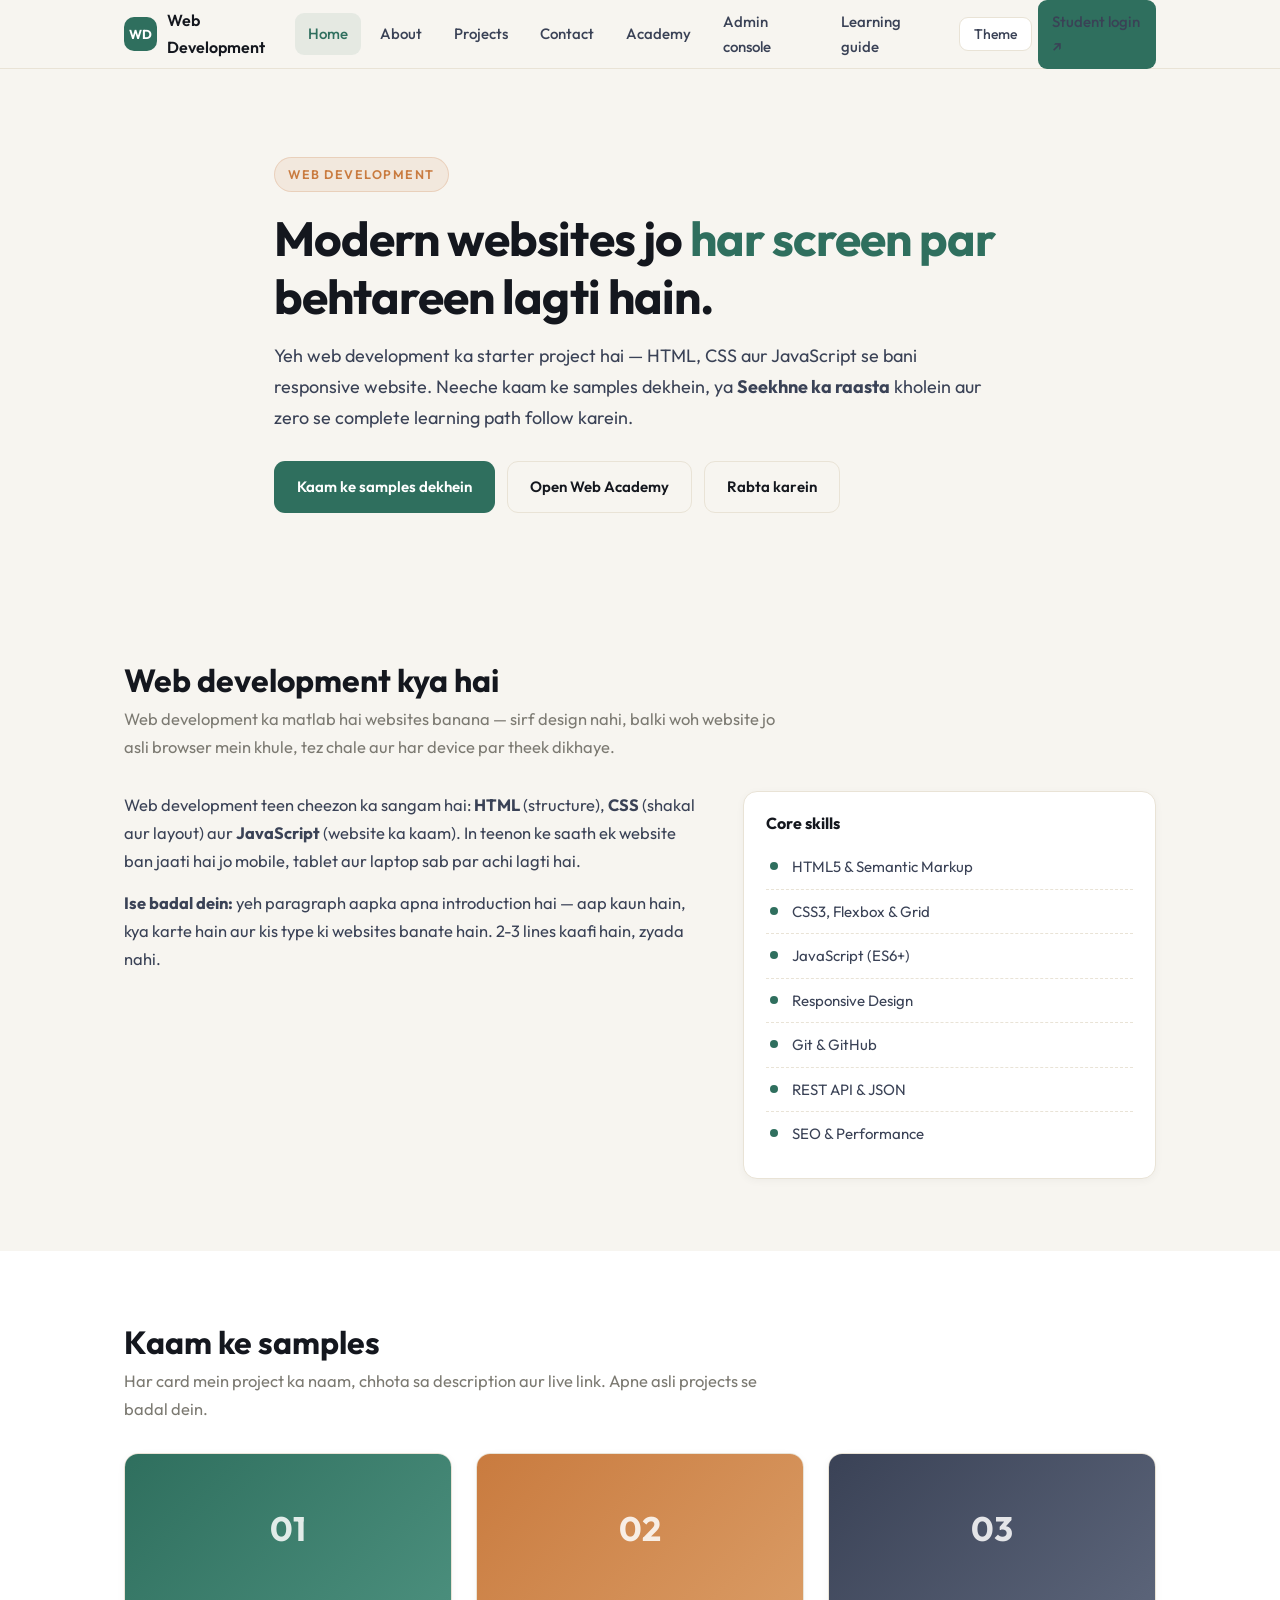
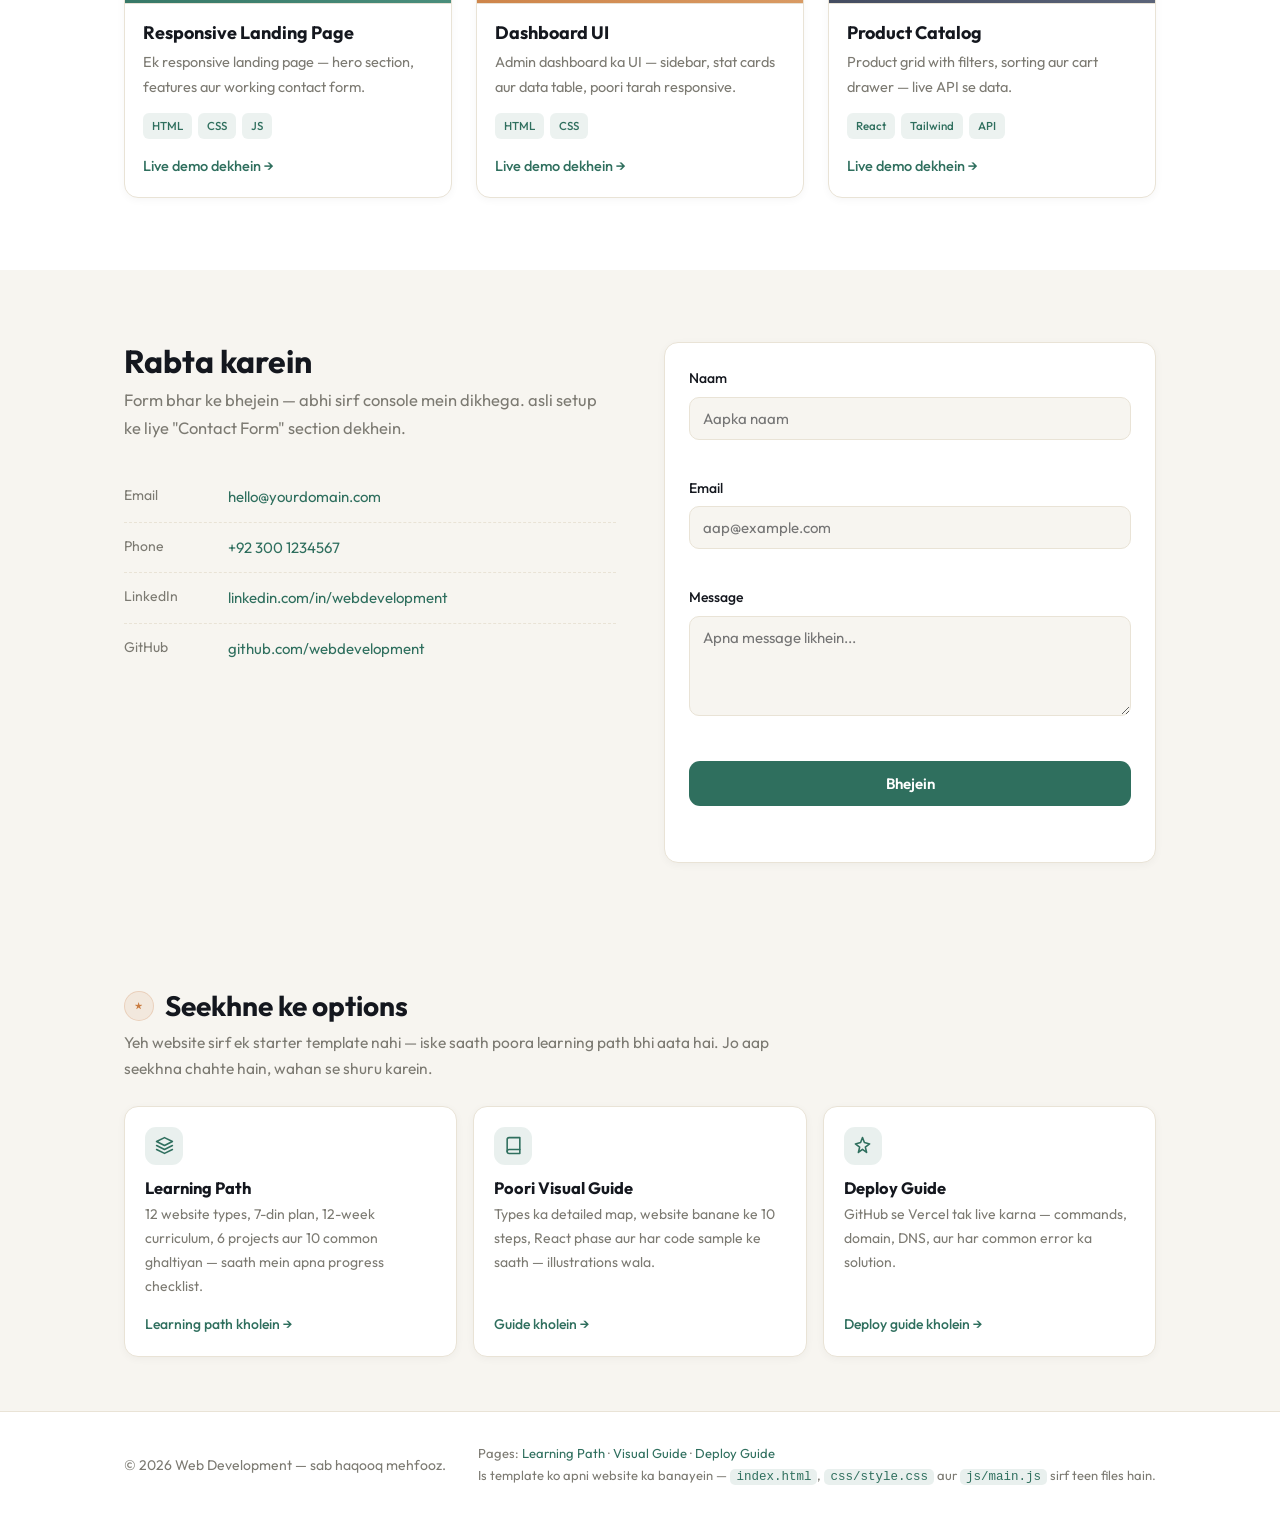
<file: index.html>
<!DOCTYPE html>
<html lang="ur" dir="ltr">
<head>
  <meta charset="UTF-8">
  <meta name="viewport" content="width=device-width, initial-scale=1.0">
  <meta name="description" content="Learn web development through a structured curriculum, hands-on projects and a practical learning path.">
  <meta name="theme-color" content="#0b1020">
  <meta property="og:title" content="Web Development Academy">
  <meta property="og:description" content="A practical path from HTML basics to full-stack projects.">
  <meta property="og:type" content="website">
  <title>Web Development — Website Banane Ka Complete Starter</title>

  <!-- CSS ko HTML se alag file mein rakha gaya hai (good practice) -->
  <link rel="stylesheet" href="css/style.css">
  <link rel="stylesheet" href="css/learning.css">

  <!-- Font CDN: Outfit (free, Google Fonts) -->
  <link rel="preconnect" href="https://fonts.googleapis.com">
  <link rel="preconnect" href="https://fonts.gstatic.com" crossorigin>
  <link href="https://fonts.googleapis.com/css2?family=Outfit:wght@400;500;600;700&display=swap" rel="stylesheet">
</head>
<body>

  <!-- ============ HEADER / NAVBAR ============ -->
  <header class="site-header">
    <div class="container header-inner">

      <a href="#home" class="logo">
        <span class="logo-mark">WD</span>
        <span class="logo-text">Web Development</span>
      </a>

      <!-- Mobile menu button: sirf chhote screen par dikhega -->
      <button class="menu-btn" id="menuBtn" aria-label="Menu kholein" aria-expanded="false">
        <span></span><span></span><span></span>
      </button>

      <nav class="nav-links" id="navLinks">
        <a href="#home">Home</a>
        <a href="#about">About</a>
        <a href="#projects">Projects</a>
        <a href="#contact">Contact</a>
        <a href="academy.html">Academy</a>
        <a href="admin.html">Admin console</a>
        <a href="learning.html">Learning guide</a>
        <button class="theme-btn" id="themeBtn" title="Theme badlein">Theme</button>
        <a href="login.html" class="btn btn-primary">Student login ↗</a>
    </nav>

    </div>
  </header>

  <main>

    <!-- ============ HERO ============ -->
    <section class="hero" id="home">
      <div class="container hero-inner">
        <p class="eyebrow">Web Development</p>
        <h1>Modern websites jo <span class="hl">har screen par</span> behtareen lagti hain.</h1>
        <p class="lead">
          Yeh web development ka starter project hai — HTML, CSS aur JavaScript se bani responsive website.
          Neeche kaam ke samples dekhein, ya <strong>Seekhne ka raasta</strong> kholein aur zero se complete
          learning path follow karein.
        </p>
        <div class="hero-actions">
          <a href="#projects" class="btn btn-primary">Kaam ke samples dekhein</a>
          <a href="academy.html" class="btn btn-outline">Open Web Academy</a>
          <a href="#contact" class="btn btn-outline">Rabta karein</a>
        </div>
      </div>
    </section>

    <!-- ============ ABOUT ============ -->
    <section class="section" id="about">
      <div class="container">
        <h2 class="section-title">Web development kya hai</h2>
        <p class="section-sub">Web development ka matlab hai websites banana — sirf design nahi, balki woh website jo asli browser mein khule, tez chale aur har device par theek dikhaye.</p>

        <div class="about-grid">
          <div class="about-text">
            <p>
              Web development teen cheezon ka sangam hai: <strong>HTML</strong> (structure),
              <strong>CSS</strong> (shakal aur layout) aur <strong>JavaScript</strong> (website ka kaam).
              In teenon ke saath ek website ban jaati hai jo mobile, tablet aur laptop
              sab par achi lagti hai.
            </p>
            <p>
              <strong>Ise badal dein:</strong> yeh paragraph aapka apna introduction hai —
              aap kaun hain, kya karte hain aur kis type ki websites banate hain.
              2-3 lines kaafi hain, zyada nahi.
            </p>
          </div>

          <div class="skills">
            <h3>Core skills</h3>
            <ul class="skill-list">
              <li>HTML5 &amp; Semantic Markup</li>
              <li>CSS3, Flexbox &amp; Grid</li>
              <li>JavaScript (ES6+)</li>
              <li>Responsive Design</li>
              <li>Git &amp; GitHub</li>
              <li>REST API &amp; JSON</li>
              <li>SEO &amp; Performance</li>
            </ul>
          </div>
        </div>
      </div>
    </section>

    <!-- ============ PROJECTS ============ -->
    <section class="section section-alt" id="projects">
      <div class="container">
        <h2 class="section-title">Kaam ke samples</h2>
        <p class="section-sub">Har card mein project ka naam, chhota sa description aur live link. Apne asli projects se badal dein.</p>

        <div class="project-grid">

          <article class="project-card">
            <div class="project-thumb thumb-1" aria-hidden="true"><span>01</span></div>
            <div class="project-body">
              <h3>Responsive Landing Page</h3>
              <p>Ek responsive landing page — hero section, features aur working contact form.</p>
              <div class="project-tags"><span>HTML</span><span>CSS</span><span>JS</span></div>
              <a href="#" class="link-arrow">Live demo dekhein &rarr;</a>
            </div>
          </article>

          <article class="project-card">
            <div class="project-thumb thumb-2" aria-hidden="true"><span>02</span></div>
            <div class="project-body">
              <h3>Dashboard UI</h3>
              <p>Admin dashboard ka UI — sidebar, stat cards aur data table, poori tarah responsive.</p>
              <div class="project-tags"><span>HTML</span><span>CSS</span></div>
              <a href="#" class="link-arrow">Live demo dekhein &rarr;</a>
            </div>
          </article>

          <article class="project-card">
            <div class="project-thumb thumb-3" aria-hidden="true"><span>03</span></div>
            <div class="project-body">
              <h3>Product Catalog</h3>
              <p>Product grid with filters, sorting aur cart drawer — live API se data.</p>
              <div class="project-tags"><span>React</span><span>Tailwind</span><span>API</span></div>
              <a href="#" class="link-arrow">Live demo dekhein &rarr;</a>
            </div>
          </article>

        </div>
      </div>
    </section>

    <!-- ============ CONTACT ============ -->
    <section class="section" id="contact">
      <div class="container contact-grid">
        <div>
          <h2 class="section-title">Rabta karein</h2>
          <p class="section-sub">Form bhar ke bhejein — abhi sirf console mein dikhega. asli setup ke liye "Contact Form" section dekhein.</p>
          <ul class="contact-list">
            <li><span>Email</span><a href="mailto:hello@yourdomain.com">hello@yourdomain.com</a></li>
            <li><span>Phone</span><a href="tel:+923001234567">+92 300 1234567</a></li>
            <li><span>LinkedIn</span><a href="#">linkedin.com/in/webdevelopment</a></li>
            <li><span>GitHub</span><a href="#">github.com/webdevelopment</a></li>
          </ul>
        </div>

        <!-- Form validation JavaScript se connected hai -->
        <form class="contact-form" id="contactForm" novalidate>
          <div class="field">
            <label for="name">Naam</label>
            <input type="text" id="name" name="name" placeholder="Aapka naam" required>
            <small class="error" id="nameError"></small>
          </div>
          <div class="field">
            <label for="email">Email</label>
            <input type="email" id="email" name="email" placeholder="aap@example.com" required>
            <small class="error" id="emailError"></small>
          </div>
          <div class="field">
            <label for="message">Message</label>
            <textarea id="message" name="message" rows="4" placeholder="Apna message likhein..." required></textarea>
            <small class="error" id="messageError"></small>
          </div>
          <button type="submit" class="btn btn-primary btn-block">Bhejein</button>
          <p class="form-status" id="formStatus"></p>
        </form>
      </div>
    </section>

  </main>

  <!-- ============ LEARNING OPTIONS ============ -->
  <section class="lp-section" id="learning">
    <div class="container">
      <div class="lp-title"><span class="num">★</span><h2>Seekhne ke options</h2></div>
      <p class="lp-sub">
        Yeh website sirf ek starter template nahi — iske saath poora learning path bhi aata hai.
        Jo aap seekhna chahte hain, wahan se shuru karein.
      </p>

      <div class="learn-cards">

        <a class="learn-card" href="learning.html">
          <span class="lic"><svg width="19" height="19" viewBox="0 0 24 24" fill="none" stroke="currentColor" stroke-width="2" stroke-linecap="round" stroke-linejoin="round"><path d="M12 2L2 7l10 5 10-5-10-5z"/><path d="M2 17l10 5 10-5M2 12l10 5 10-5"/></svg></span>
          <h3>Learning Path</h3>
          <p>12 website types, 7-din plan, 12-week curriculum, 6 projects aur 10 common ghaltiyan — saath mein apna progress checklist.</p>
          <span class="go">Learning path kholein &rarr;</span>
        </a>

        <a class="learn-card" href="course-guide.html">
          <span class="lic"><svg width="19" height="19" viewBox="0 0 24 24" fill="none" stroke="currentColor" stroke-width="2" stroke-linecap="round" stroke-linejoin="round"><path d="M4 19.5A2.5 2.5 0 016.5 17H20"/><path d="M6.5 2H20v20H6.5A2.5 2.5 0 014 19.5v-15A2.5 2.5 0 016.5 2z"/></svg></span>
          <h3>Poori Visual Guide</h3>
          <p>Types ka detailed map, website banane ke 10 steps, React phase aur har code sample ke saath — illustrations wala.</p>
          <span class="go">Guide kholein &rarr;</span>
        </a>

        <a class="learn-card" href="deploy-guide.html">
          <span class="lic"><svg width="19" height="19" viewBox="0 0 24 24" fill="none" stroke="currentColor" stroke-width="2" stroke-linecap="round" stroke-linejoin="round"><path d="M12 2l2.4 6.2L21 10l-5.4 4 1.6 6.8L12 16.9 6.8 20.8 8.4 14 3 10l6.6-1.8z"/></svg></span>
          <h3>Deploy Guide</h3>
          <p>GitHub se Vercel tak live karna — commands, domain, DNS, aur har common error ka solution.</p>
          <span class="go">Deploy guide kholein &rarr;</span>
        </a>

      </div>
    </div>
  </section>

  <!-- ============ FOOTER ============ -->
  <footer class="site-footer">
    <div class="container footer-inner">
      <p>&copy; <span id="year"></span> Web Development — sab haqooq mehfooz.</p>
      <p class="footer-note">
        Pages: <a href="learning.html">Learning Path</a> · <a href="course-guide.html">Visual Guide</a> ·
        <a href="deploy-guide.html">Deploy Guide</a>
        <br>Is template ko apni website ka banayein — <code>index.html</code>, <code>css/style.css</code> aur <code>js/main.js</code> sirf teen files hain.
      </p>
    </div>
  </footer>

  <!-- JavaScript file ko HTML ke END mein load karna best practice hai -->
  <script src="js/main.js"></script>
</body>
</html>
</file>
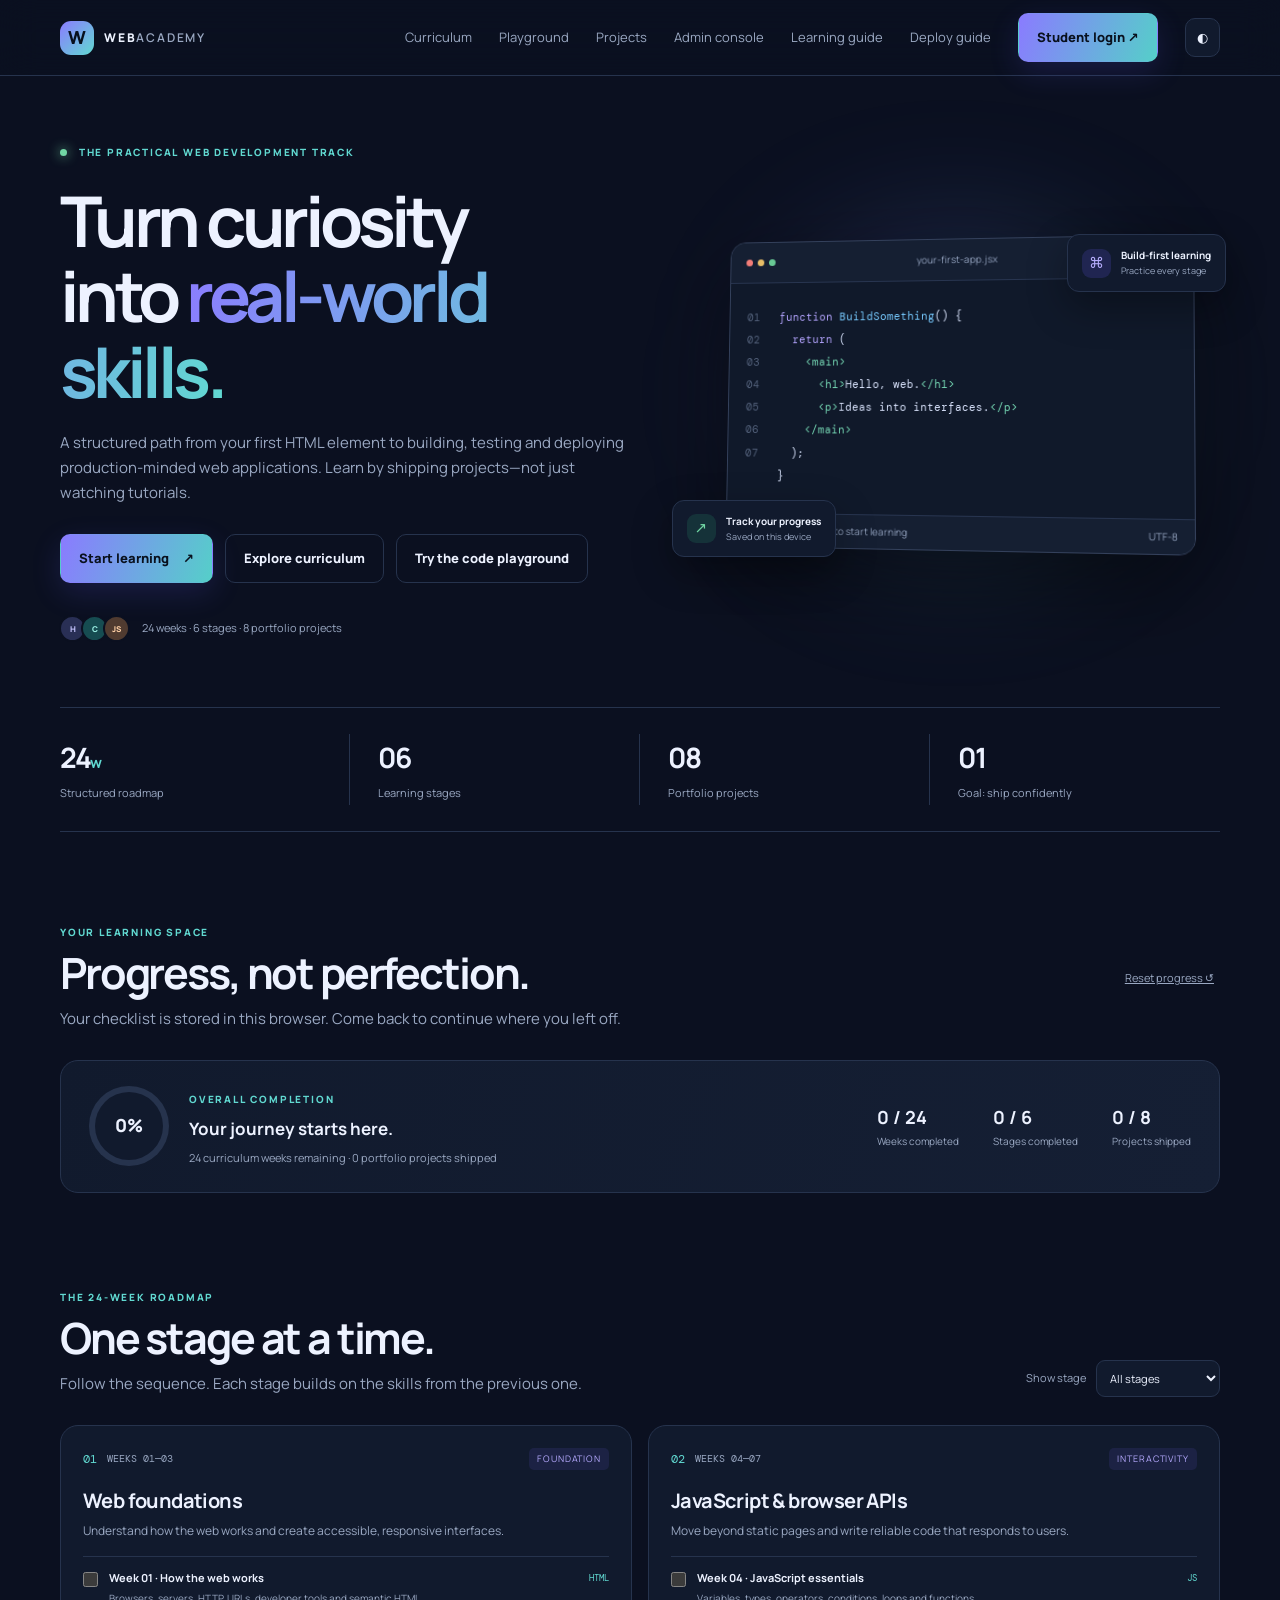
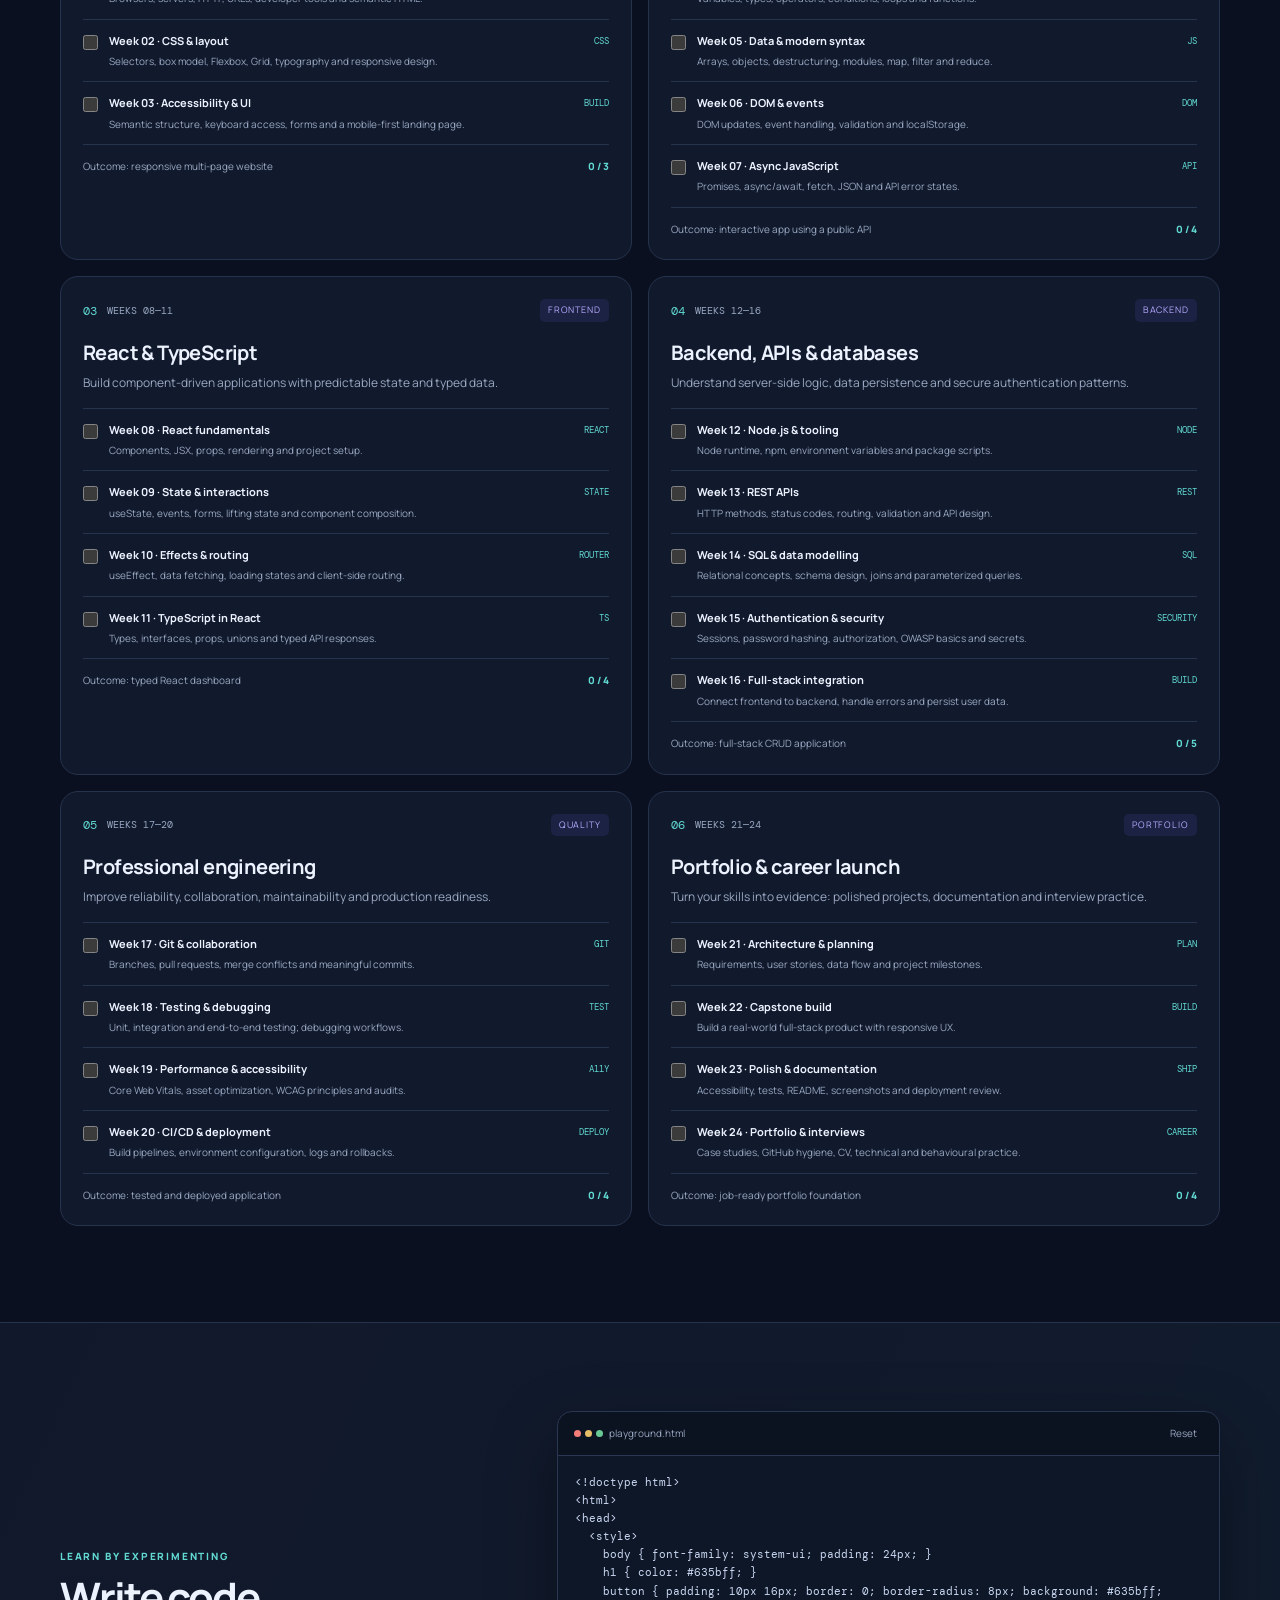
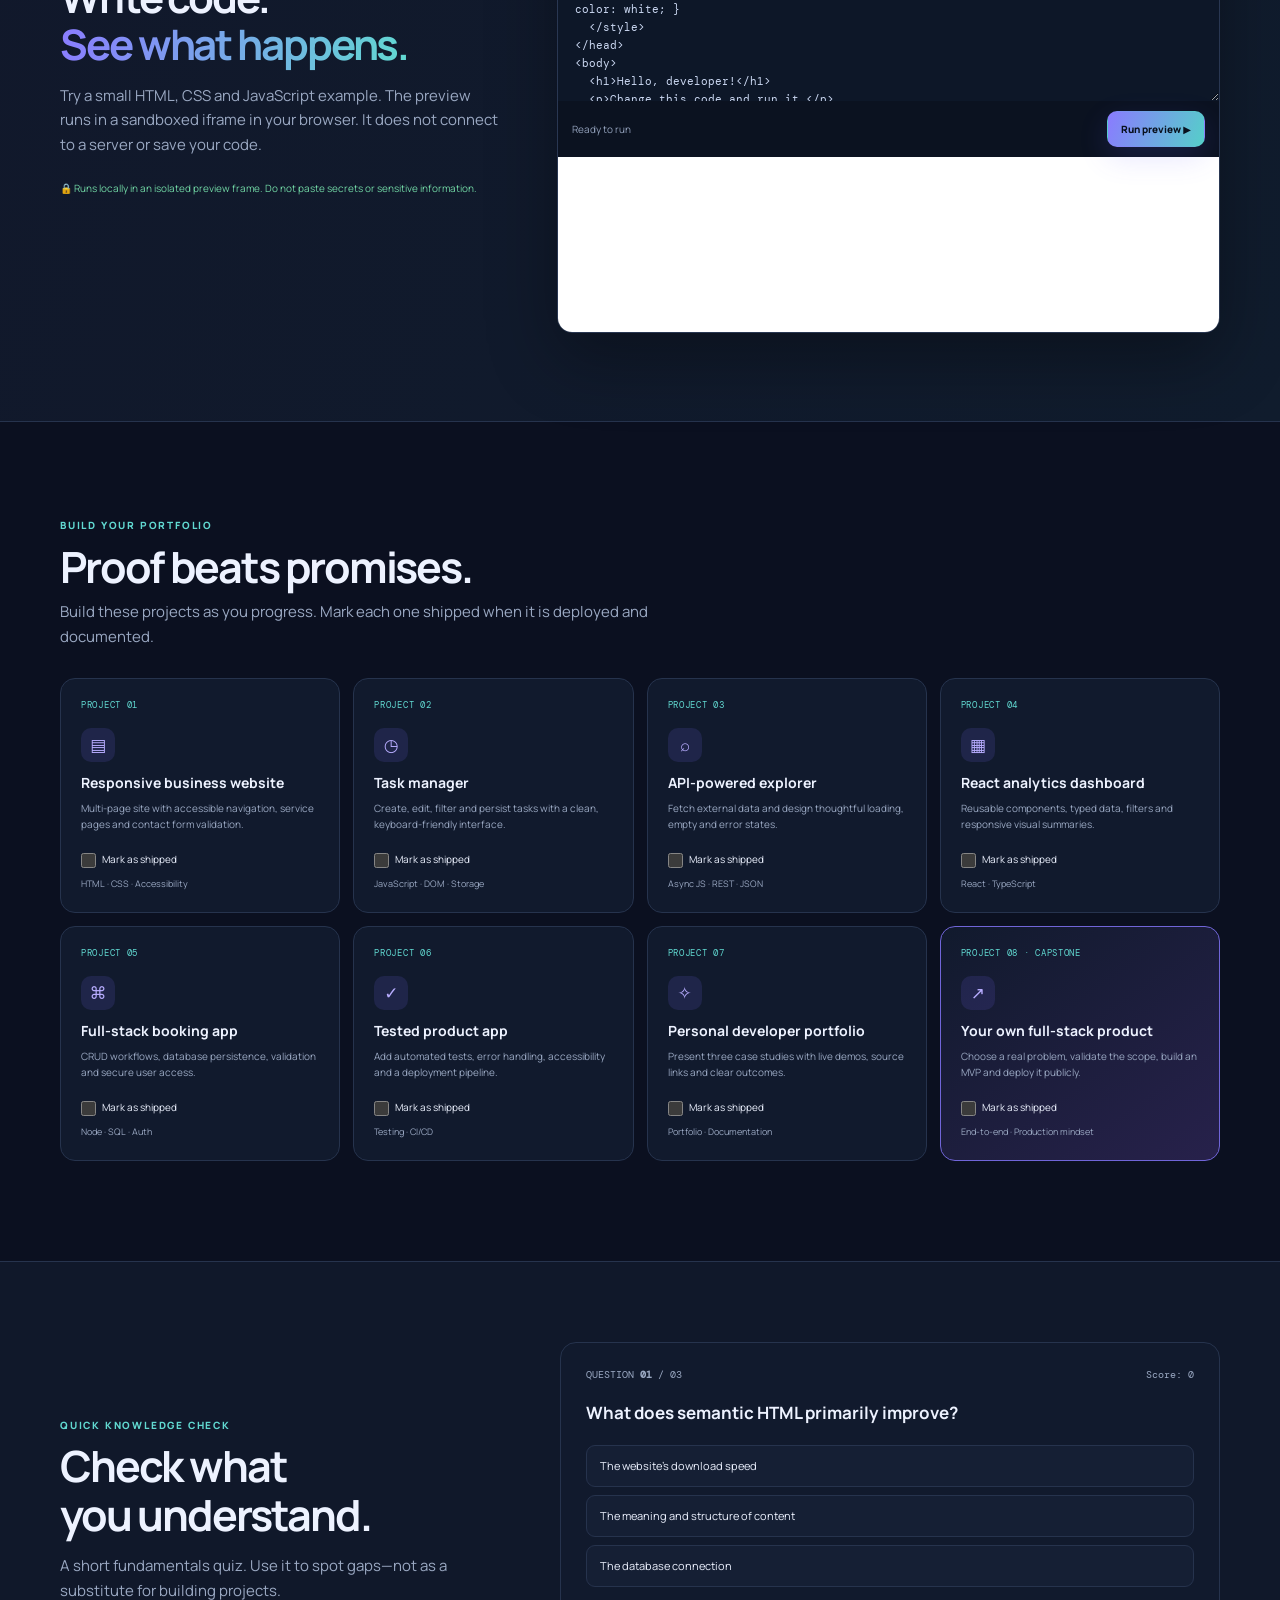
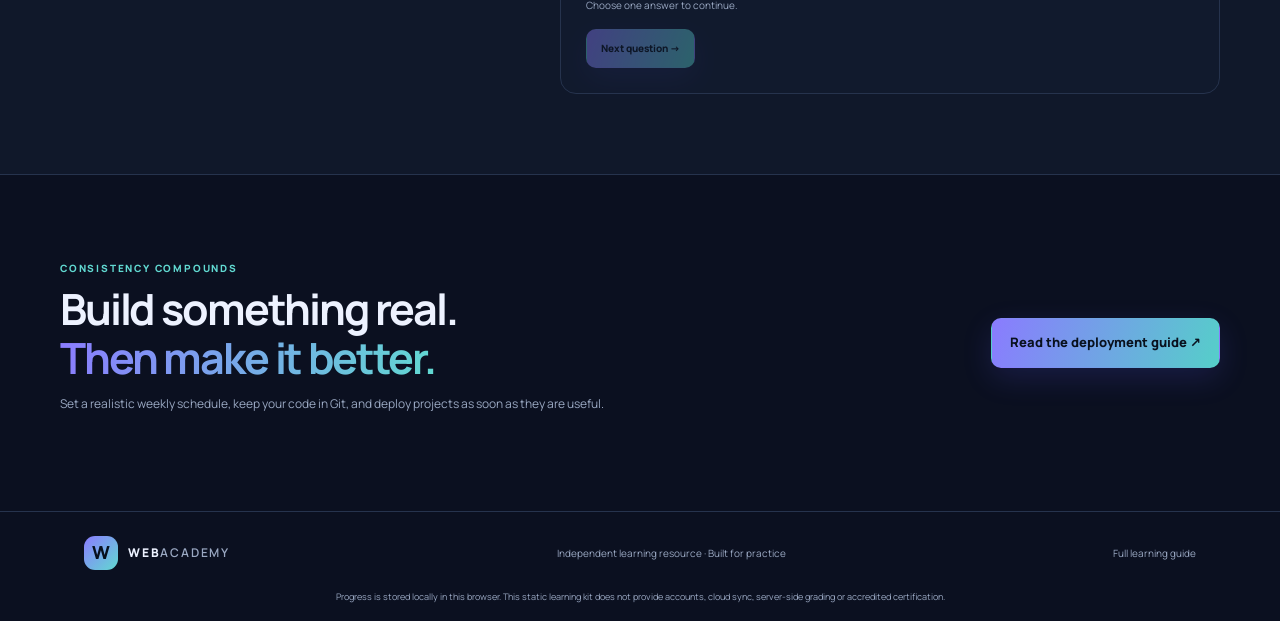
<file: academy.html>
<!doctype html>
<html lang="en">
<head>
  <meta charset="utf-8">
  <meta name="viewport" content="width=device-width, initial-scale=1">
  <meta name="description" content="A structured 24-week web development academy: learn HTML, CSS, JavaScript, React, backend engineering, testing and deployment through practical projects.">
  <meta name="theme-color" content="#0b1020">
  <title>Web Academy — Learn. Build. Ship.</title>
  <link rel="preconnect" href="https://fonts.googleapis.com">
  <link rel="preconnect" href="https://fonts.gstatic.com" crossorigin>
  <link href="https://fonts.googleapis.com/css2?family=DM+Mono:wght@400;500&family=Manrope:wght@400;500;600;700;800&display=swap" rel="stylesheet">
  <link rel="stylesheet" href="css/academy.css">
  <script src="js/academy.js" defer></script>
</head>
<body>
  <a class="skip-link" href="#main">Skip to content</a>
  <header class="topbar">
    <a class="brand" href="index.html" aria-label="Web Academy home"><span class="brand-mark">W</span><span>WEB<span class="brand-muted">ACADEMY</span></span></a>
    <button class="nav-toggle" id="navToggle" aria-expanded="false" aria-controls="navMenu" aria-label="Toggle navigation"><span></span><span></span><span></span></button>
    <nav id="navMenu" class="nav-menu" aria-label="Main navigation">
      <a href="#curriculum">Curriculum</a><a href="#playground">Playground</a><a href="#projects">Projects</a>
      <a href="admin.html">Admin console</a><a href="course-guide.html">Learning guide</a><a href="deploy-guide.html">Deploy guide</a><a href="login.html" class="btn btn-primary">Student login ↗</a>
      <button id="themeToggle" class="theme-toggle" type="button" aria-label="Toggle colour theme">◐</button>
    </nav>
  </header>

  <main id="main">
    <section class="hero shell">
      <div class="hero-copy">
        <div class="eyebrow"><span class="pulse"></span> THE PRACTICAL WEB DEVELOPMENT TRACK</div>
        <h1>Turn curiosity<br>into <span class="gradient-text">real-world skills.</span></h1>
        <p class="hero-lead">A structured path from your first HTML element to building, testing and deploying production-minded web applications. Learn by shipping projects—not just watching tutorials.</p>
        <div class="hero-actions"><a class="btn btn-primary" href="login.html">Start learning <span>↗</span></a><a class="btn btn-quiet" href="#curriculum">Explore curriculum</a><a class="btn btn-quiet" href="#playground">Try the code playground</a></div>
        <div class="hero-proof"><div class="avatar-stack"><i>H</i><i>C</i><i>JS</i></div><span>24 weeks · 6 stages · 8 portfolio projects</span></div>
      </div>
      <div class="hero-visual" aria-label="Illustration of a code editor">
        <div class="visual-glow"></div>
        <div class="editor-window">
          <div class="editor-top"><div class="traffic"><b></b><b></b><b></b></div><span>your-first-app.jsx</span><span class="editor-live">● LIVE</span></div>
          <div class="editor-body"><div class="line-numbers">01<br>02<br>03<br>04<br>05<br>06<br>07</div><pre><span class="code-purple">function</span> <span class="code-blue">BuildSomething</span>() {
  <span class="code-purple">return</span> (
    <span class="code-green">&lt;main&gt;</span>
      <span class="code-green">&lt;h1&gt;</span>Hello, web.<span class="code-green">&lt;/h1&gt;</span>
      <span class="code-green">&lt;p&gt;</span>Ideas into interfaces.<span class="code-green">&lt;/p&gt;</span>
    <span class="code-green">&lt;/main&gt;</span>
  );
}</pre></div>
          <div class="editor-bottom"><span>✓ No setup required to start learning</span><span>UTF-8</span></div>
        </div>
        <div class="float-card float-one"><span class="float-icon">⌘</span><div><b>Build-first learning</b><small>Practice every stage</small></div></div>
        <div class="float-card float-two"><span class="float-icon green">↗</span><div><b>Track your progress</b><small>Saved on this device</small></div></div>
      </div>
    </section>

    <section class="metrics shell" aria-label="Course overview">
      <div><strong>24<span>w</span></strong><small>Structured roadmap</small></div><div><strong>06</strong><small>Learning stages</small></div><div><strong>08</strong><small>Portfolio projects</small></div><div><strong>01</strong><small>Goal: ship confidently</small></div>
    </section>

    <section class="dashboard shell" id="dashboard">
      <div class="section-heading compact"><div><div class="eyebrow">YOUR LEARNING SPACE</div><h2>Progress, not perfection.</h2><p>Your checklist is stored in this browser. Come back to continue where you left off.</p></div><button class="text-button" id="resetProgress" type="button">Reset progress ↺</button></div>
      <div class="progress-card">
        <div class="progress-main"><div class="progress-ring" id="progressRing" role="img" aria-label="0 percent complete"><span id="progressPercent">0%</span></div><div><span class="overline">OVERALL COMPLETION</span><h3 id="progressTitle">Your journey starts here.</h3><p id="progressCaption">Complete a week to build momentum. Every step counts.</p></div></div>
        <div class="progress-stats"><div><b id="weeksDone">0 / 24</b><span>Weeks completed</span></div><div><b id="stagesDone">0 / 6</b><span>Stages completed</span></div><div><b id="projectsDone">0 / 8</b><span>Projects shipped</span></div></div>
      </div>
    </section>

    <section class="curriculum-section shell" id="curriculum">
      <div class="section-heading"><div><div class="eyebrow">THE 24-WEEK ROADMAP</div><h2>One stage at a time.</h2><p>Follow the sequence. Each stage builds on the skills from the previous one.</p></div><div class="filter-wrap"><label for="stageFilter">Show stage</label><select id="stageFilter"><option value="all">All stages</option><option value="1">01 · Foundations</option><option value="2">02 · JavaScript</option><option value="3">03 · React</option><option value="4">04 · Backend</option><option value="5">05 · Engineering</option><option value="6">06 · Career</option></select></div></div>
      <div id="stageList" class="stage-list">
        <article class="stage-card" data-stage="1"><div class="stage-top"><span class="stage-number">01</span><span class="stage-duration">WEEKS 01—03</span><span class="stage-status">FOUNDATION</span></div><h3>Web foundations</h3><p>Understand how the web works and create accessible, responsive interfaces.</p><div class="week-list">
          <label class="week-item"><input type="checkbox" data-week="1"><span><b>Week 01 · How the web works</b><small>Browsers, servers, HTTP, URLs, developer tools and semantic HTML.</small></span><em>HTML</em></label>
          <label class="week-item"><input type="checkbox" data-week="2"><span><b>Week 02 · CSS & layout</b><small>Selectors, box model, Flexbox, Grid, typography and responsive design.</small></span><em>CSS</em></label>
          <label class="week-item"><input type="checkbox" data-week="3"><span><b>Week 03 · Accessibility & UI</b><small>Semantic structure, keyboard access, forms and a mobile-first landing page.</small></span><em>BUILD</em></label>
        </div><div class="stage-foot"><span>Outcome: responsive multi-page website</span><span class="stage-progress" data-stage-progress="1">0 / 3</span></div></article>
        <article class="stage-card" data-stage="2"><div class="stage-top"><span class="stage-number">02</span><span class="stage-duration">WEEKS 04—07</span><span class="stage-status">INTERACTIVITY</span></div><h3>JavaScript & browser APIs</h3><p>Move beyond static pages and write reliable code that responds to users.</p><div class="week-list">
          <label class="week-item"><input type="checkbox" data-week="4"><span><b>Week 04 · JavaScript essentials</b><small>Variables, types, operators, conditions, loops and functions.</small></span><em>JS</em></label>
          <label class="week-item"><input type="checkbox" data-week="5"><span><b>Week 05 · Data & modern syntax</b><small>Arrays, objects, destructuring, modules, map, filter and reduce.</small></span><em>JS</em></label>
          <label class="week-item"><input type="checkbox" data-week="6"><span><b>Week 06 · DOM & events</b><small>DOM updates, event handling, validation and localStorage.</small></span><em>DOM</em></label>
          <label class="week-item"><input type="checkbox" data-week="7"><span><b>Week 07 · Async JavaScript</b><small>Promises, async/await, fetch, JSON and API error states.</small></span><em>API</em></label>
        </div><div class="stage-foot"><span>Outcome: interactive app using a public API</span><span class="stage-progress" data-stage-progress="2">0 / 4</span></div></article>
        <article class="stage-card" data-stage="3"><div class="stage-top"><span class="stage-number">03</span><span class="stage-duration">WEEKS 08—11</span><span class="stage-status">FRONTEND</span></div><h3>React & TypeScript</h3><p>Build component-driven applications with predictable state and typed data.</p><div class="week-list">
          <label class="week-item"><input type="checkbox" data-week="8"><span><b>Week 08 · React fundamentals</b><small>Components, JSX, props, rendering and project setup.</small></span><em>REACT</em></label>
          <label class="week-item"><input type="checkbox" data-week="9"><span><b>Week 09 · State & interactions</b><small>useState, events, forms, lifting state and component composition.</small></span><em>STATE</em></label>
          <label class="week-item"><input type="checkbox" data-week="10"><span><b>Week 10 · Effects & routing</b><small>useEffect, data fetching, loading states and client-side routing.</small></span><em>ROUTER</em></label>
          <label class="week-item"><input type="checkbox" data-week="11"><span><b>Week 11 · TypeScript in React</b><small>Types, interfaces, props, unions and typed API responses.</small></span><em>TS</em></label>
        </div><div class="stage-foot"><span>Outcome: typed React dashboard</span><span class="stage-progress" data-stage-progress="3">0 / 4</span></div></article>
        <article class="stage-card" data-stage="4"><div class="stage-top"><span class="stage-number">04</span><span class="stage-duration">WEEKS 12—16</span><span class="stage-status">BACKEND</span></div><h3>Backend, APIs & databases</h3><p>Understand server-side logic, data persistence and secure authentication patterns.</p><div class="week-list">
          <label class="week-item"><input type="checkbox" data-week="12"><span><b>Week 12 · Node.js & tooling</b><small>Node runtime, npm, environment variables and package scripts.</small></span><em>NODE</em></label>
          <label class="week-item"><input type="checkbox" data-week="13"><span><b>Week 13 · REST APIs</b><small>HTTP methods, status codes, routing, validation and API design.</small></span><em>REST</em></label>
          <label class="week-item"><input type="checkbox" data-week="14"><span><b>Week 14 · SQL & data modelling</b><small>Relational concepts, schema design, joins and parameterized queries.</small></span><em>SQL</em></label>
          <label class="week-item"><input type="checkbox" data-week="15"><span><b>Week 15 · Authentication & security</b><small>Sessions, password hashing, authorization, OWASP basics and secrets.</small></span><em>SECURITY</em></label>
          <label class="week-item"><input type="checkbox" data-week="16"><span><b>Week 16 · Full-stack integration</b><small>Connect frontend to backend, handle errors and persist user data.</small></span><em>BUILD</em></label>
        </div><div class="stage-foot"><span>Outcome: full-stack CRUD application</span><span class="stage-progress" data-stage-progress="4">0 / 5</span></div></article>
        <article class="stage-card" data-stage="5"><div class="stage-top"><span class="stage-number">05</span><span class="stage-duration">WEEKS 17—20</span><span class="stage-status">QUALITY</span></div><h3>Professional engineering</h3><p>Improve reliability, collaboration, maintainability and production readiness.</p><div class="week-list">
          <label class="week-item"><input type="checkbox" data-week="17"><span><b>Week 17 · Git & collaboration</b><small>Branches, pull requests, merge conflicts and meaningful commits.</small></span><em>GIT</em></label>
          <label class="week-item"><input type="checkbox" data-week="18"><span><b>Week 18 · Testing & debugging</b><small>Unit, integration and end-to-end testing; debugging workflows.</small></span><em>TEST</em></label>
          <label class="week-item"><input type="checkbox" data-week="19"><span><b>Week 19 · Performance & accessibility</b><small>Core Web Vitals, asset optimization, WCAG principles and audits.</small></span><em>A11Y</em></label>
          <label class="week-item"><input type="checkbox" data-week="20"><span><b>Week 20 · CI/CD & deployment</b><small>Build pipelines, environment configuration, logs and rollbacks.</small></span><em>DEPLOY</em></label>
        </div><div class="stage-foot"><span>Outcome: tested and deployed application</span><span class="stage-progress" data-stage-progress="5">0 / 4</span></div></article>
        <article class="stage-card" data-stage="6"><div class="stage-top"><span class="stage-number">06</span><span class="stage-duration">WEEKS 21—24</span><span class="stage-status">PORTFOLIO</span></div><h3>Portfolio & career launch</h3><p>Turn your skills into evidence: polished projects, documentation and interview practice.</p><div class="week-list">
          <label class="week-item"><input type="checkbox" data-week="21"><span><b>Week 21 · Architecture & planning</b><small>Requirements, user stories, data flow and project milestones.</small></span><em>PLAN</em></label>
          <label class="week-item"><input type="checkbox" data-week="22"><span><b>Week 22 · Capstone build</b><small>Build a real-world full-stack product with responsive UX.</small></span><em>BUILD</em></label>
          <label class="week-item"><input type="checkbox" data-week="23"><span><b>Week 23 · Polish & documentation</b><small>Accessibility, tests, README, screenshots and deployment review.</small></span><em>SHIP</em></label>
          <label class="week-item"><input type="checkbox" data-week="24"><span><b>Week 24 · Portfolio & interviews</b><small>Case studies, GitHub hygiene, CV, technical and behavioural practice.</small></span><em>CAREER</em></label>
        </div><div class="stage-foot"><span>Outcome: job-ready portfolio foundation</span><span class="stage-progress" data-stage-progress="6">0 / 4</span></div></article>
      </div>
    </section>

    <section class="playground-section" id="playground"><div class="shell playground-grid">
      <div><div class="eyebrow">LEARN BY EXPERIMENTING</div><h2>Write code.<br><span class="gradient-text">See what happens.</span></h2><p class="section-copy">Try a small HTML, CSS and JavaScript example. The preview runs in a sandboxed iframe in your browser. It does not connect to a server or save your code.</p><div class="safe-note">🔒 Runs locally in an isolated preview frame. Do not paste secrets or sensitive information.</div></div>
      <div class="playground-card"><div class="playground-head"><span><i></i><i></i><i></i> playground.html</span><button id="resetCode" type="button">Reset</button></div><label class="sr-only" for="codeInput">HTML code editor</label><textarea id="codeInput" spellcheck="false" aria-label="HTML code editor"><!doctype html>
<html>
<head>
  <style>
    body { font-family: system-ui; padding: 24px; }
    h1 { color: #635bff; }
    button { padding: 10px 16px; border: 0; border-radius: 8px; background: #635bff; color: white; }
  </style>
</head>
<body>
  <h1>Hello, developer!</h1>
  <p>Change this code and run it.</p>
  <button onclick="this.textContent='It works!'">Click me</button>
</body>
</html></textarea><div class="playground-actions"><span id="runStatus" aria-live="polite">Ready to run</span><button id="runCode" class="btn btn-primary" type="button">Run preview ▶</button></div><iframe id="codePreview" title="Code preview" sandbox="allow-scripts" srcdoc="<!doctype html><html><body style='font-family:system-ui;padding:24px;color:#172033'>Your preview will appear here.</body></html>"></iframe></div>
    </div></section>

    <section class="projects-section shell" id="projects"><div class="section-heading"><div><div class="eyebrow">BUILD YOUR PORTFOLIO</div><h2>Proof beats promises.</h2><p>Build these projects as you progress. Mark each one shipped when it is deployed and documented.</p></div></div>
      <div class="project-grid">
        <article class="project-card"><span class="project-index">PROJECT 01</span><div class="project-icon">▤</div><h3>Responsive business website</h3><p>Multi-page site with accessible navigation, service pages and contact form validation.</p><label><input type="checkbox" data-project="1"> Mark as shipped</label><small>HTML · CSS · Accessibility</small></article>
        <article class="project-card"><span class="project-index">PROJECT 02</span><div class="project-icon">◷</div><h3>Task manager</h3><p>Create, edit, filter and persist tasks with a clean, keyboard-friendly interface.</p><label><input type="checkbox" data-project="2"> Mark as shipped</label><small>JavaScript · DOM · Storage</small></article>
        <article class="project-card"><span class="project-index">PROJECT 03</span><div class="project-icon">⌕</div><h3>API-powered explorer</h3><p>Fetch external data and design thoughtful loading, empty and error states.</p><label><input type="checkbox" data-project="3"> Mark as shipped</label><small>Async JS · REST · JSON</small></article>
        <article class="project-card"><span class="project-index">PROJECT 04</span><div class="project-icon">▦</div><h3>React analytics dashboard</h3><p>Reusable components, typed data, filters and responsive visual summaries.</p><label><input type="checkbox" data-project="4"> Mark as shipped</label><small>React · TypeScript</small></article>
        <article class="project-card"><span class="project-index">PROJECT 05</span><div class="project-icon">⌘</div><h3>Full-stack booking app</h3><p>CRUD workflows, database persistence, validation and secure user access.</p><label><input type="checkbox" data-project="5"> Mark as shipped</label><small>Node · SQL · Auth</small></article>
        <article class="project-card"><span class="project-index">PROJECT 06</span><div class="project-icon">✓</div><h3>Tested product app</h3><p>Add automated tests, error handling, accessibility and a deployment pipeline.</p><label><input type="checkbox" data-project="6"> Mark as shipped</label><small>Testing · CI/CD</small></article>
        <article class="project-card"><span class="project-index">PROJECT 07</span><div class="project-icon">✧</div><h3>Personal developer portfolio</h3><p>Present three case studies with live demos, source links and clear outcomes.</p><label><input type="checkbox" data-project="7"> Mark as shipped</label><small>Portfolio · Documentation</small></article>
        <article class="project-card featured-project"><span class="project-index">PROJECT 08 · CAPSTONE</span><div class="project-icon">↗</div><h3>Your own full-stack product</h3><p>Choose a real problem, validate the scope, build an MVP and deploy it publicly.</p><label><input type="checkbox" data-project="8"> Mark as shipped</label><small>End-to-end · Production mindset</small></article>
      </div>
    </section>

    <section class="assessment-section"><div class="shell assessment-grid"><div><div class="eyebrow">QUICK KNOWLEDGE CHECK</div><h2>Check what<br>you understand.</h2><p class="section-copy">A short fundamentals quiz. Use it to spot gaps—not as a substitute for building projects.</p></div><div class="quiz-card" id="quizCard"><div class="quiz-meta"><span>QUESTION <b id="questionNumber">01</b> / 03</span><span id="quizScore">Score: 0</span></div><h3 id="questionText">What does semantic HTML primarily improve?</h3><div id="answerList" class="answer-list"><button data-answer="0" type="button">The website's download speed</button><button data-answer="1" type="button">The meaning and structure of content</button><button data-answer="2" type="button">The database connection</button></div><p id="quizFeedback" class="quiz-feedback" aria-live="polite">Choose one answer to continue.</p><button id="nextQuestion" class="btn btn-primary" type="button" disabled>Next question →</button></div></div></section>

    <section class="closing shell"><div><div class="eyebrow">CONSISTENCY COMPOUNDS</div><h2>Build something real.<br><span class="gradient-text">Then make it better.</span></h2><p>Set a realistic weekly schedule, keep your code in Git, and deploy projects as soon as they are useful.</p></div><a href="deploy-guide.html" class="btn btn-primary">Read the deployment guide ↗</a></section>
  </main>
  <footer class="footer"><div class="shell footer-inner"><a class="brand" href="index.html"><span class="brand-mark">W</span><span>WEB<span class="brand-muted">ACADEMY</span></span></a><span>Independent learning resource · Built for practice</span><a href="course-guide.html">Full learning guide</a></div><p class="footer-note">Progress is stored locally in this browser. This static learning kit does not provide accounts, cloud sync, server-side grading or accredited certification.</p></footer>
</body>
</html>
</file>
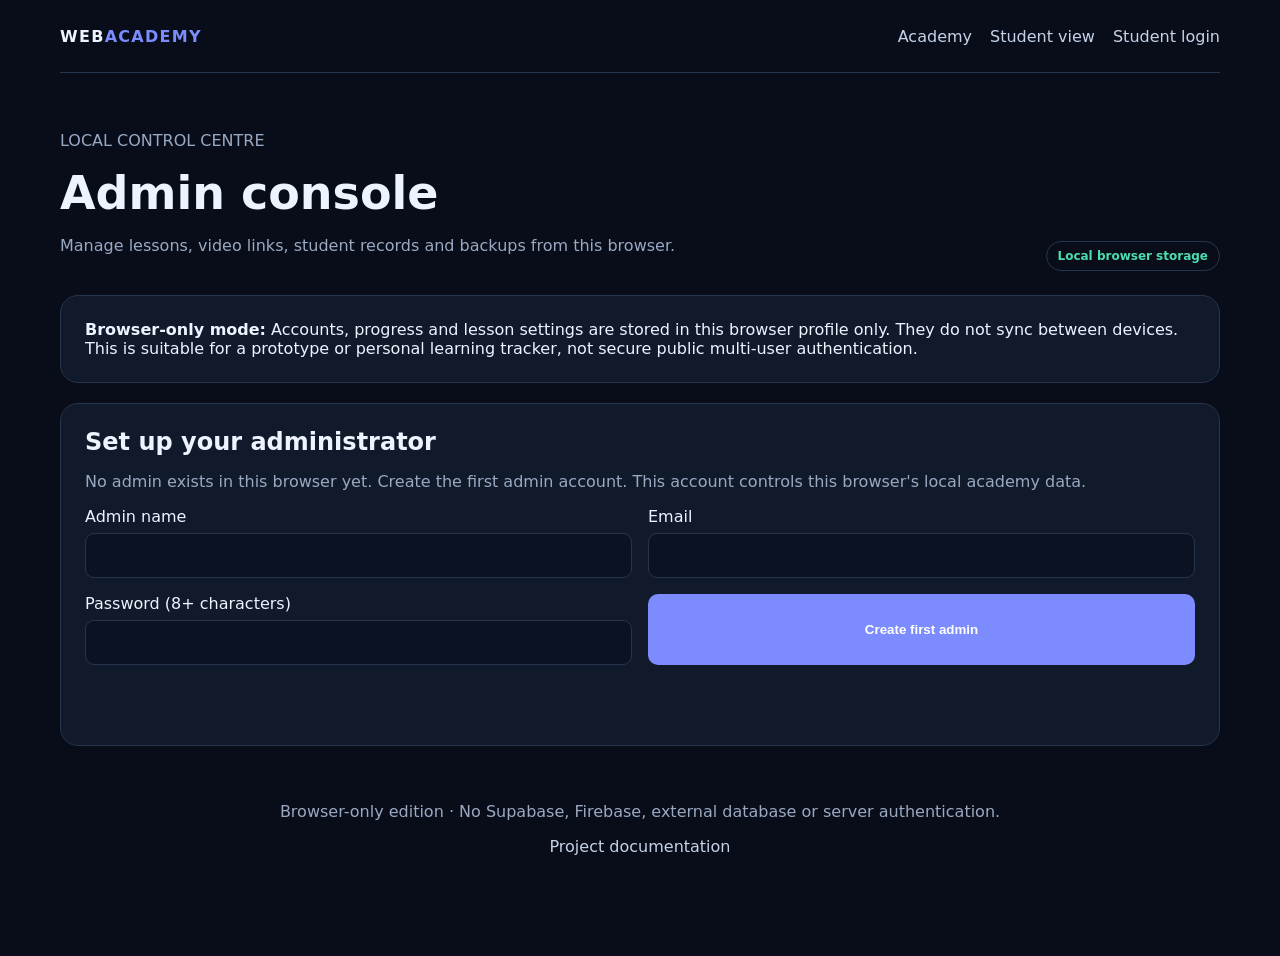
<file: admin.html>
<!doctype html>
<html lang="en"><head><meta charset="utf-8"><meta name="viewport" content="width=device-width,initial-scale=1"><meta name="robots" content="noindex,nofollow"><meta name="description" content="Local browser-based Web Academy administration."><title>Admin Console — Web Academy</title><link rel="stylesheet" href="css/lms.css"><link rel="stylesheet" href="css/admin.css"><script src="js/lms-common.js"></script><script src="js/lms-data.js" defer></script><script src="js/admin.js" defer></script></head>
<body><header class="lms-top lms-shell"><a class="lms-brand" href="academy.html">WEB<span>ACADEMY</span></a><nav class="lms-nav"><a href="academy.html">Academy</a><a href="student.html">Student view</a><a href="login.html">Student login</a></nav></header>
<main class="lms-shell lms-main admin-main"><div class="lms-heading"><div><p class="lms-muted">LOCAL CONTROL CENTRE</p><h1>Admin console</h1><p class="lms-muted">Manage lessons, video links, student records and backups from this browser.</p></div><span class="admin-status" id="connectionStatus">Browser storage</span></div>
<section class="admin-panel"><strong>Browser-only mode:</strong> Accounts, progress and lesson settings are stored in this browser profile only. They do not sync between devices. This is suitable for a prototype or personal learning tracker, not secure public multi-user authentication.</section>
<section class="admin-panel" id="firstAdminPanel" hidden><h2>Set up your administrator</h2><p class="lms-muted">No admin exists in this browser yet. Create the first admin account. This account controls this browser's local academy data.</p><form id="firstAdminForm" class="admin-config"><label class="lms-field">Admin name<input name="name" required></label><label class="lms-field">Email<input name="email" type="email" required></label><label class="lms-field">Password (8+ characters)<input name="password" type="password" minlength="8" required></label><button class="lms-btn" type="submit">Create first admin</button></form><p id="firstAdminMessage" class="lms-message" role="status"></p></section>
<section class="admin-panel" id="adminLoginPanel" hidden><h2>Administrator sign in</h2><form id="adminLoginForm" class="admin-config"><label class="lms-field">Email<input name="email" type="email" required></label><label class="lms-field">Password<input name="password" type="password" required></label><button class="lms-btn" type="submit">Sign in to admin</button></form><p id="adminLoginMessage" class="lms-message" role="status"></p><p class="lms-muted">Student accounts are created separately on the student login page.</p></section>
<section class="admin-panel" id="adminWorkspace" hidden><div class="admin-tabs"><button class="active" data-tab="lessons">Lessons & videos</button><button data-tab="students">Students</button><button data-tab="settings">Settings & backup</button></div>
<div id="lessonsTab" class="admin-tab-content"><div class="admin-panel-head"><div><h2>Lesson library</h2><p class="lms-muted">Add a direct YouTube video URL, lesson notes, or hide a lesson.</p></div><span id="lessonCount" class="admin-step"></span></div><div id="lessonEditor" class="admin-lesson-list"></div></div>
<div id="studentsTab" class="admin-tab-content" hidden><div class="admin-panel-head"><div><h2>Student accounts</h2><p class="lms-muted">Accounts are stored locally in this browser. You can change roles or reset a student's password.</p></div><button class="lms-btn secondary" id="refreshStudents" type="button">Refresh</button></div><div id="studentTable" class="admin-table-wrap"></div></div>
<div id="settingsTab" class="admin-tab-content" hidden><h2>Local platform settings</h2><p class="lms-muted">All data stays in this browser's local storage. Export backups regularly before clearing browser data.</p><div class="admin-subpanel"><h3>Backup & restore</h3><div class="admin-actions"><button class="lms-btn" id="exportBackup" type="button">Download backup</button><label class="lms-btn secondary" for="importBackup">Restore backup</label><input id="importBackup" type="file" accept="application/json" hidden></div><p id="backupMessage" class="lms-message" role="status"></p></div><div class="admin-subpanel"><h3>Change admin password</h3><form id="passwordForm" class="admin-config"><label class="lms-field">Current password<input name="oldPassword" type="password" required></label><label class="lms-field">New password<input name="newPassword" type="password" minlength="8" required></label><button class="lms-btn secondary" type="submit">Update password</button></form><p id="passwordMessage" class="lms-message" role="status"></p></div><div class="admin-subpanel"><h3>Danger zone</h3><p class="lms-muted">Permanently deletes every local account, course override and progress record in this browser.</p><button class="lms-btn secondary" id="clearAll" type="button">Delete all local academy data</button></div><p><button class="lms-btn secondary" id="adminLogout" type="button">Sign out</button></p></div><p class="lms-message" id="adminMessage" role="status"></p></section>
<footer class="admin-foot"><p>Browser-only edition · No Supabase, Firebase, external database or server authentication.</p><a class="lms-link" href="README.md">Project documentation</a></footer></main></body></html>
</file>
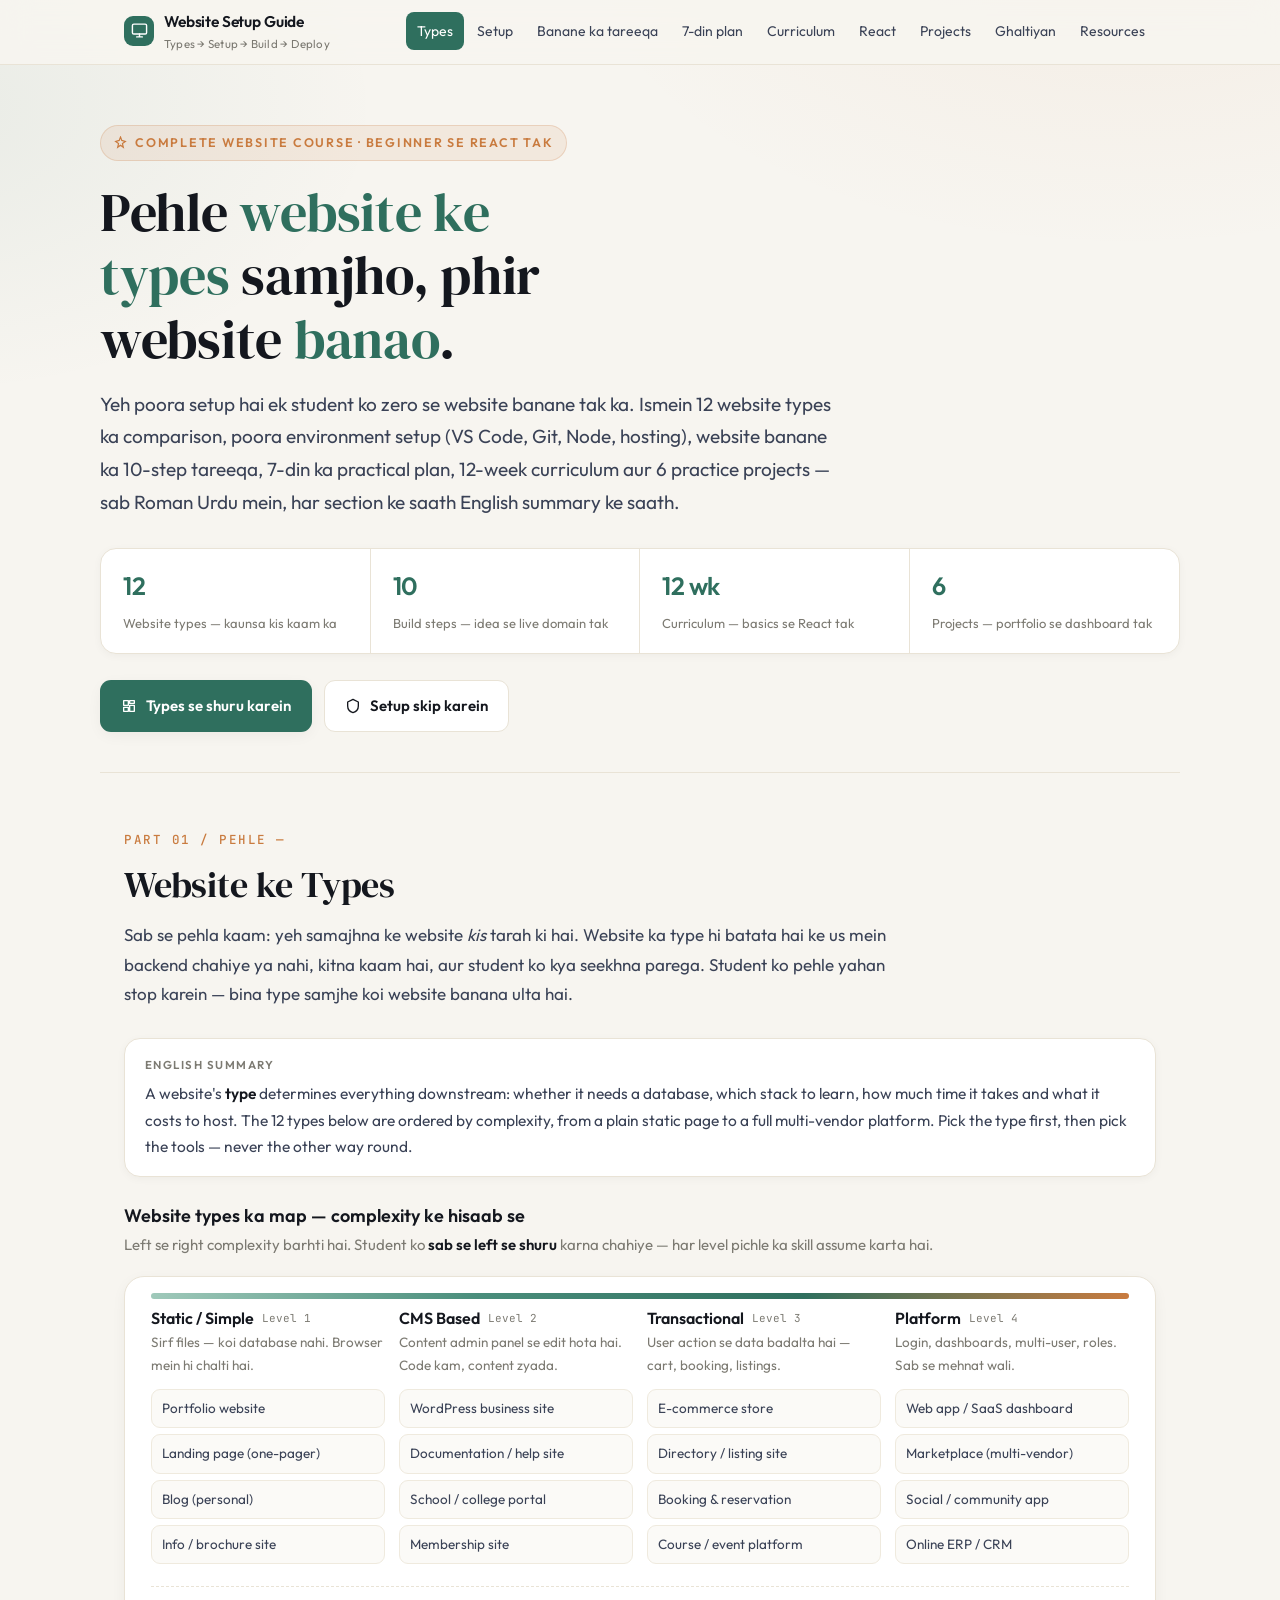
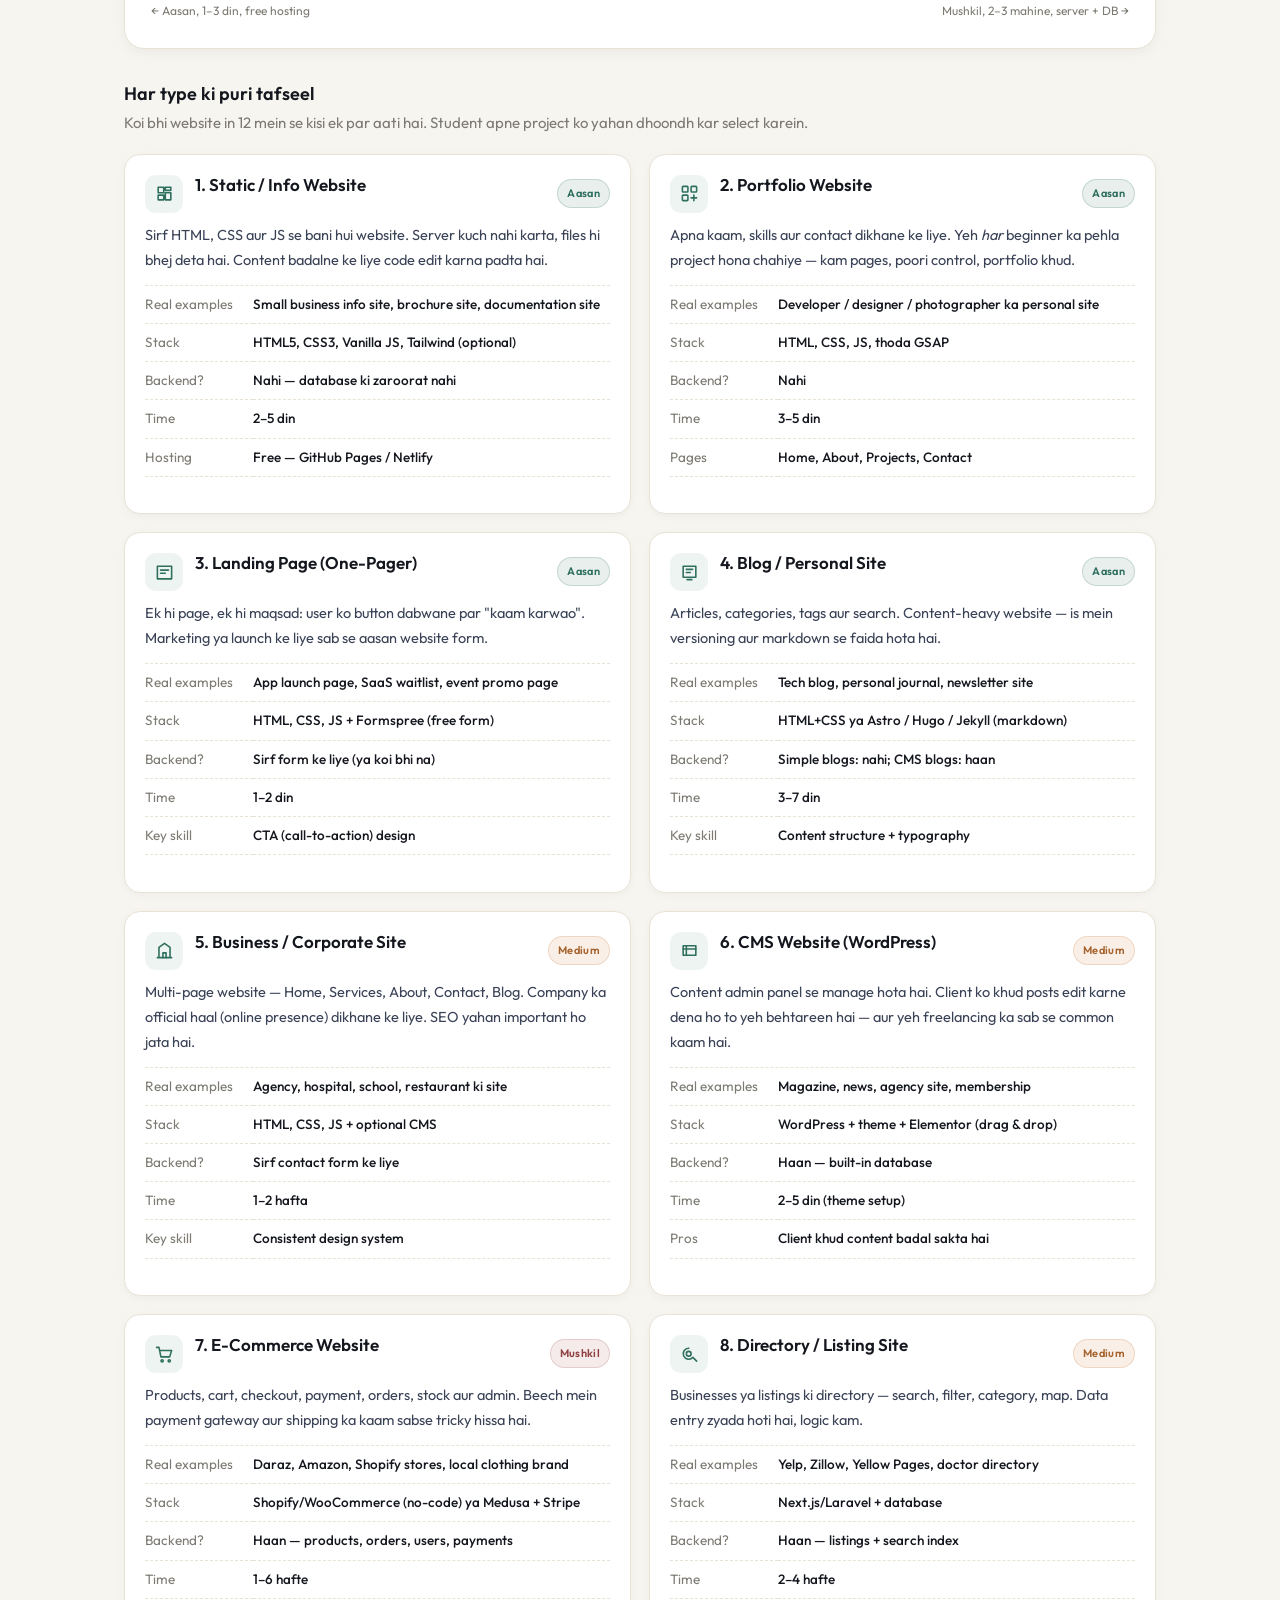
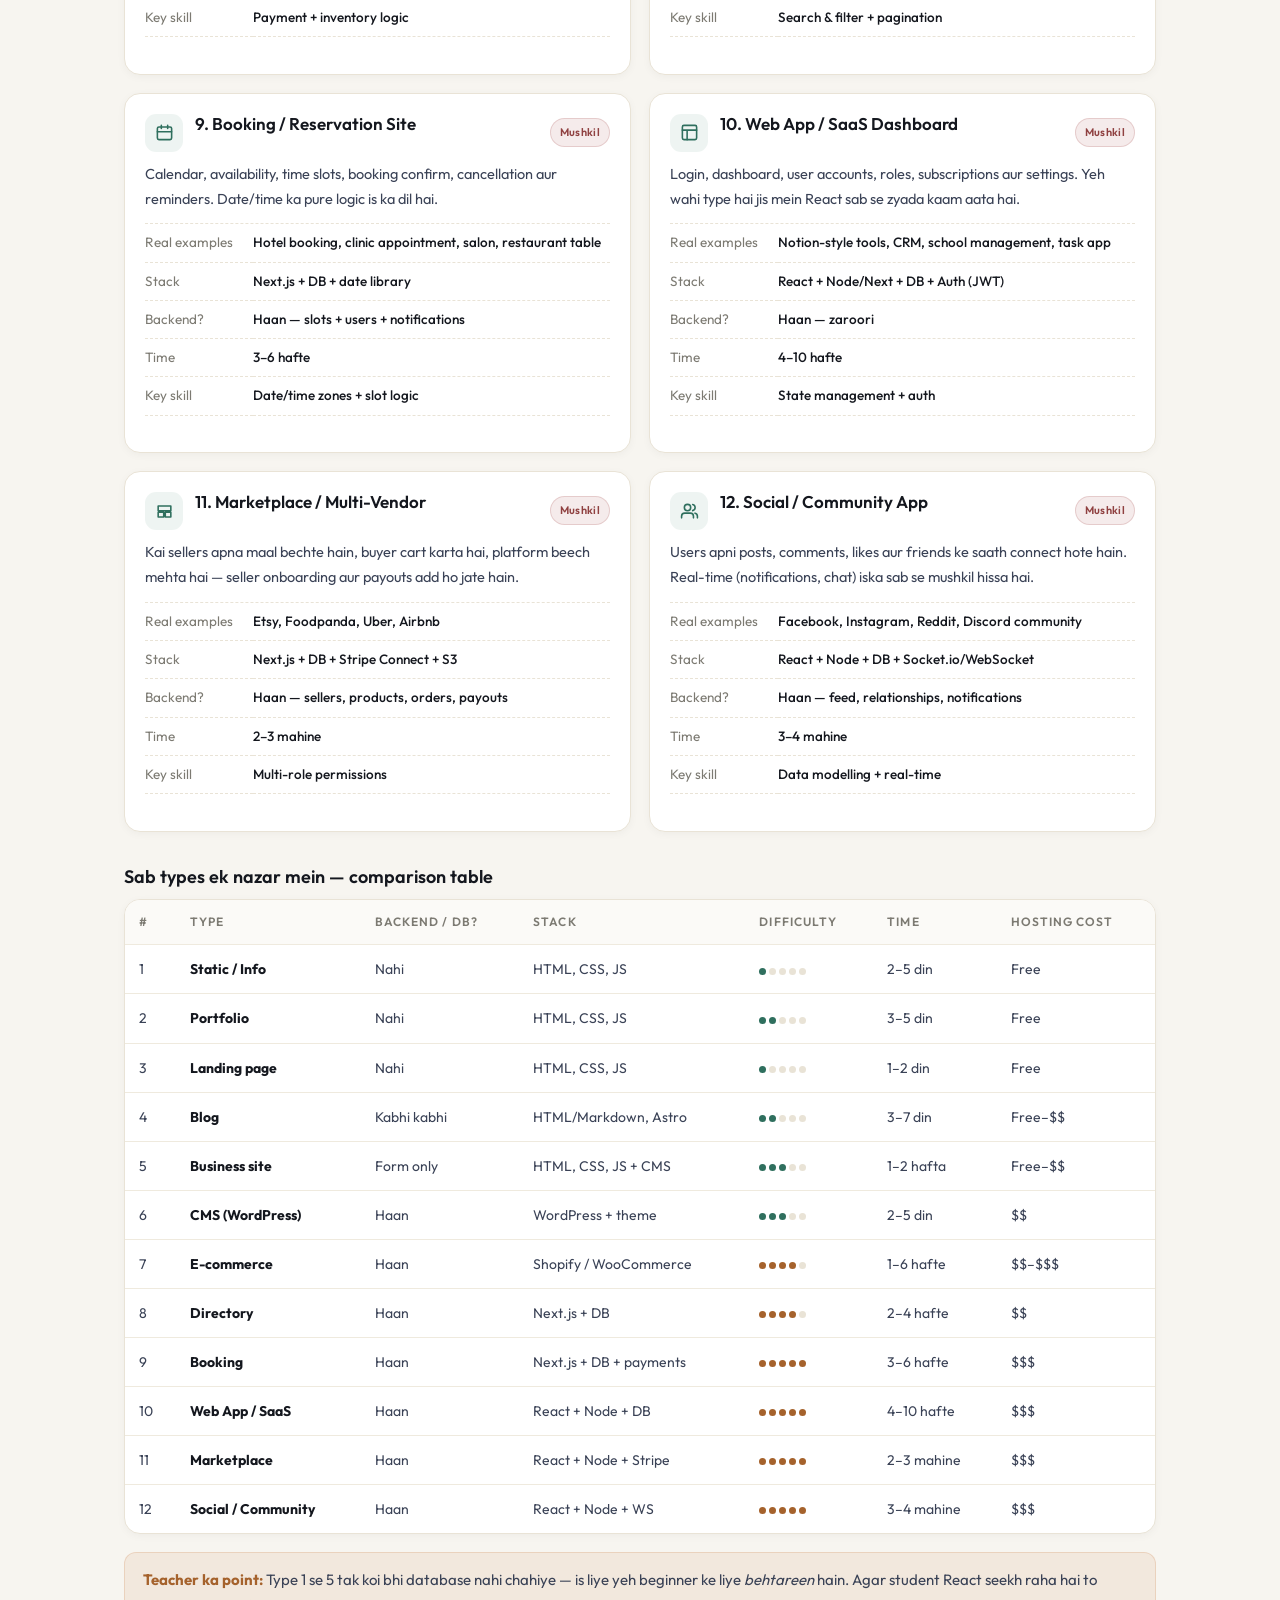
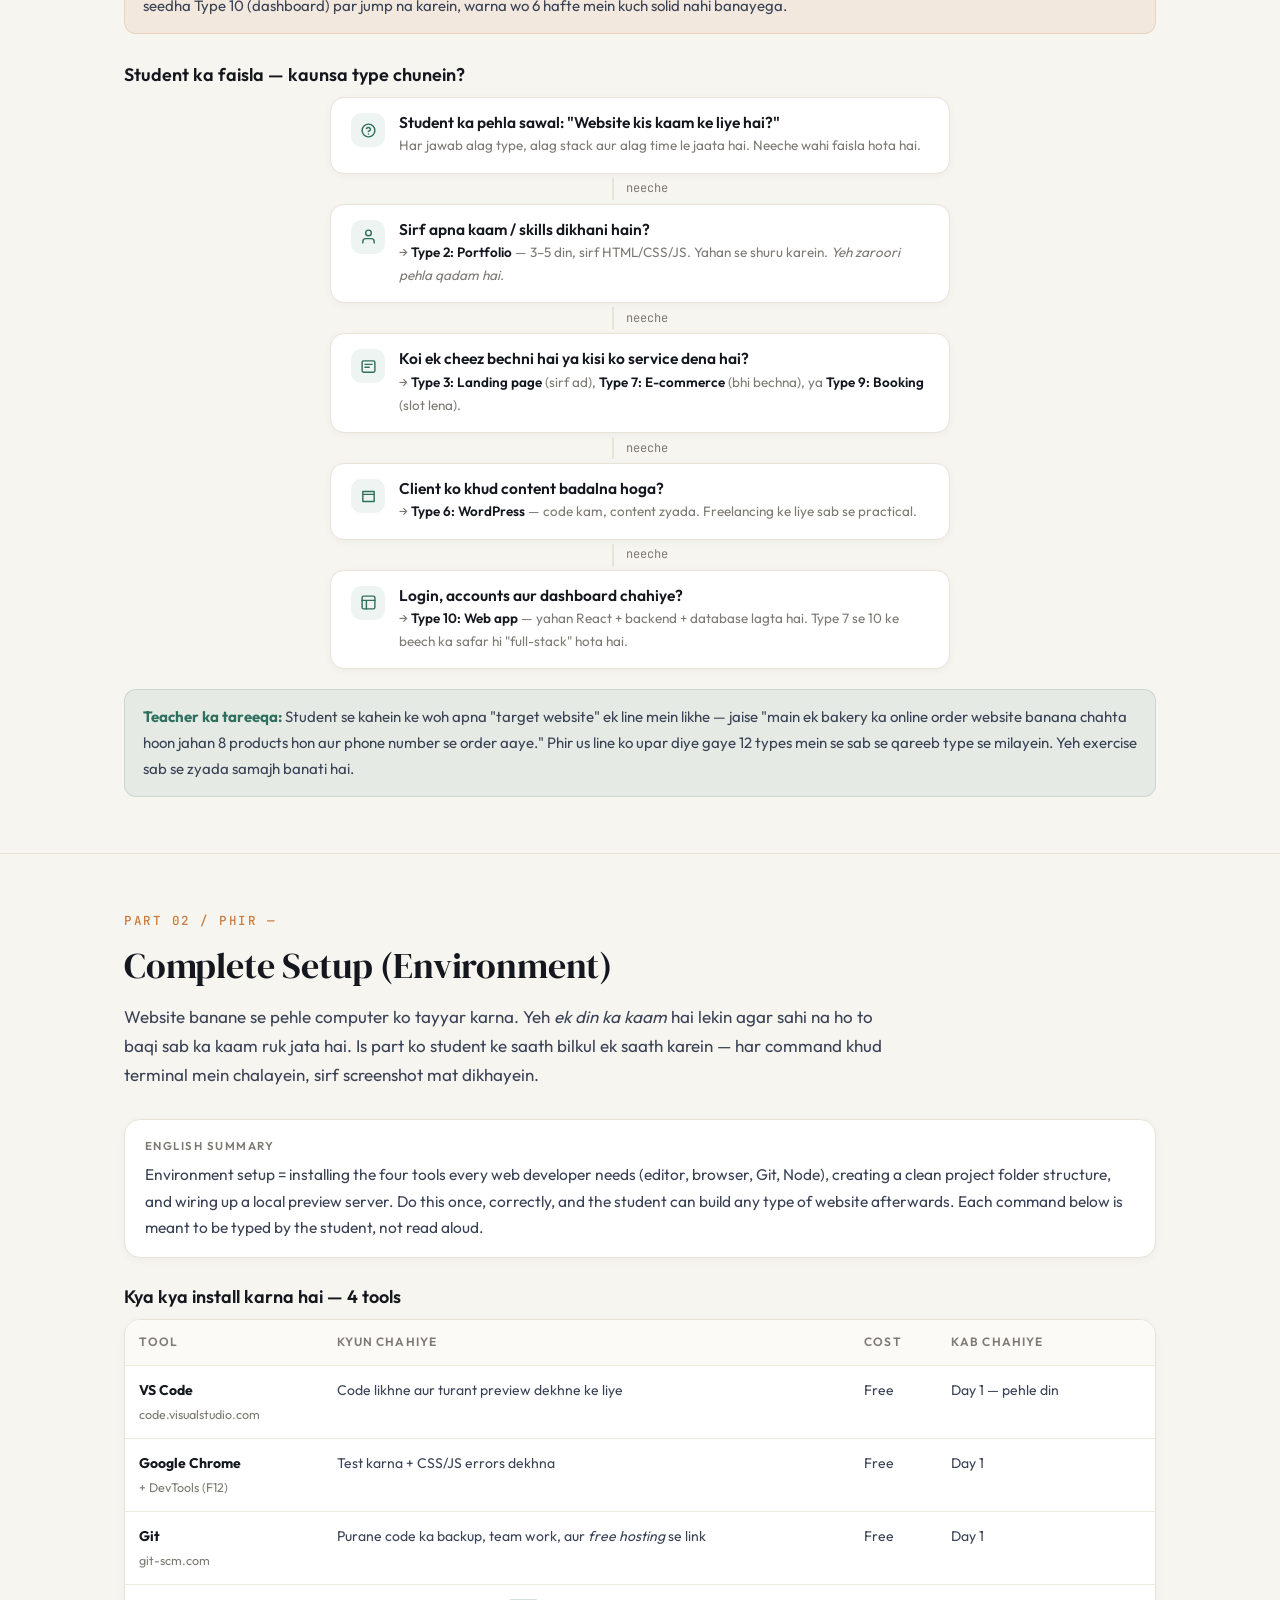
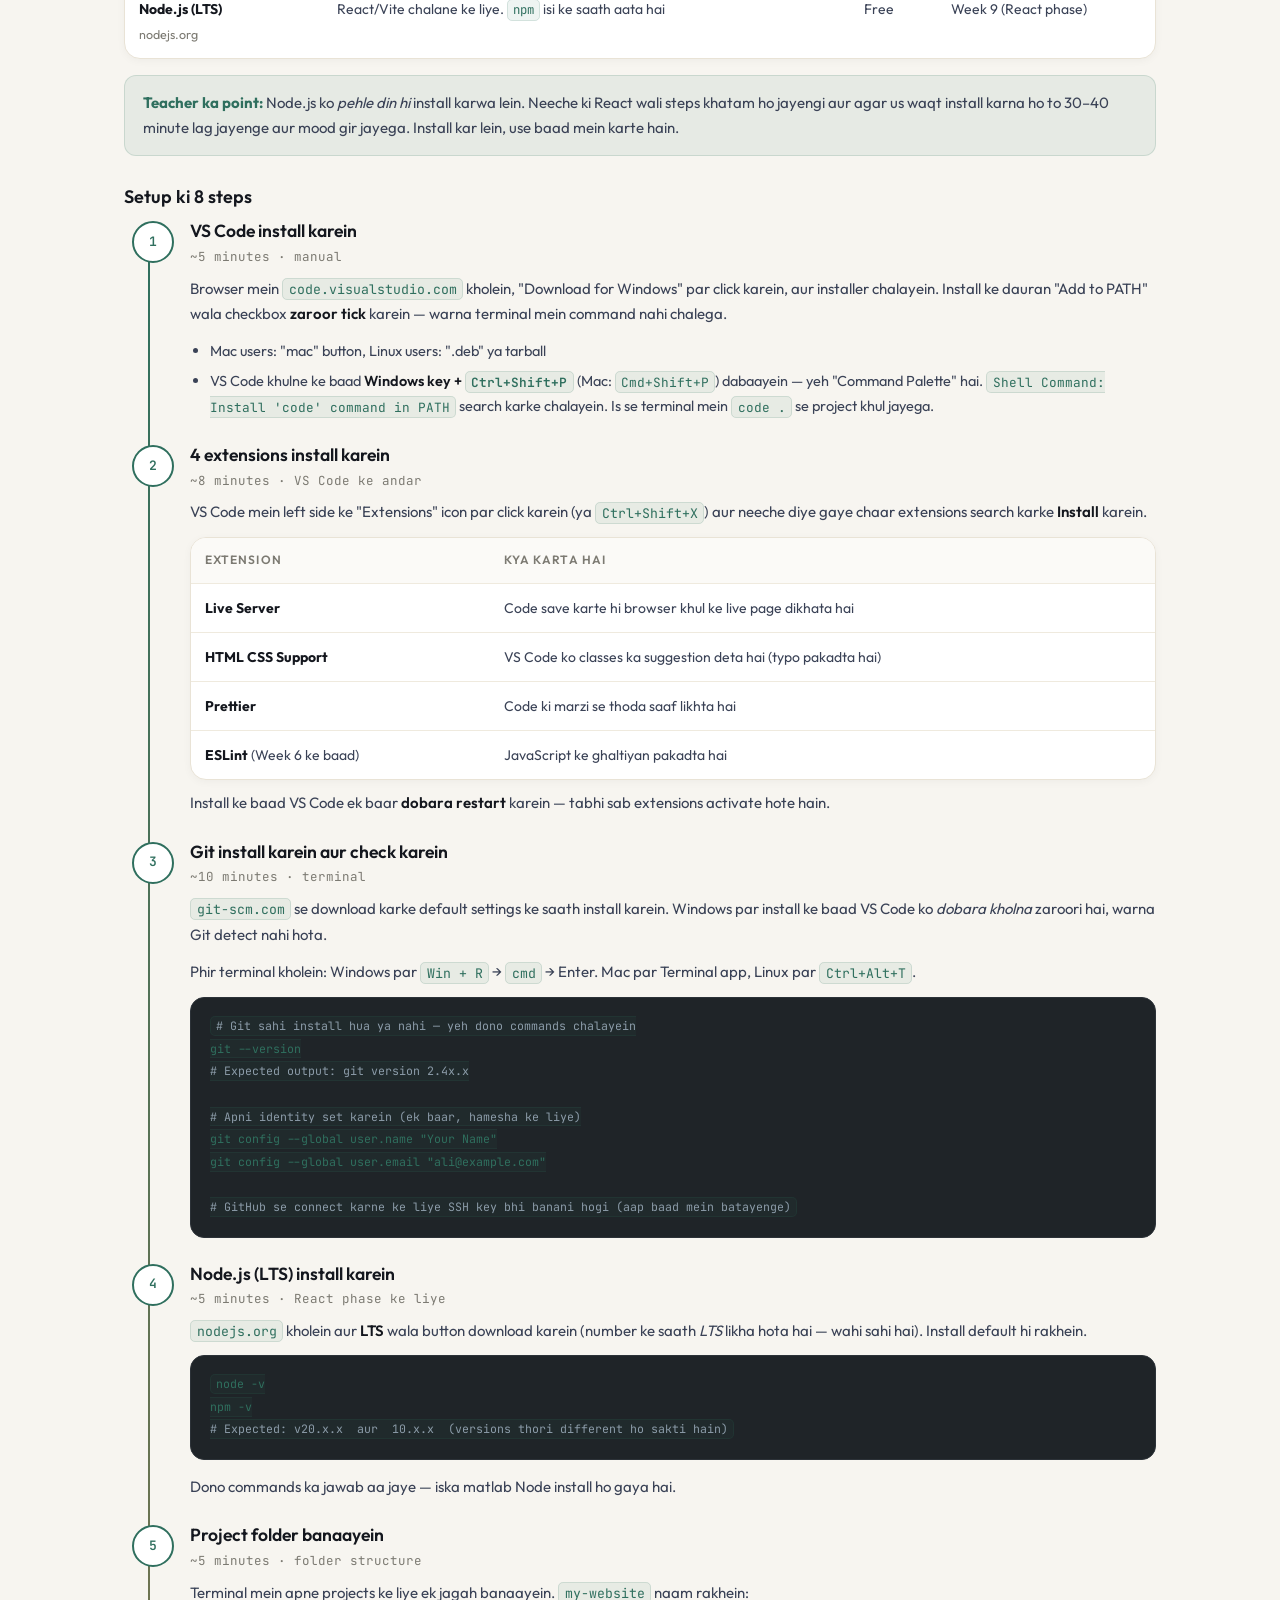
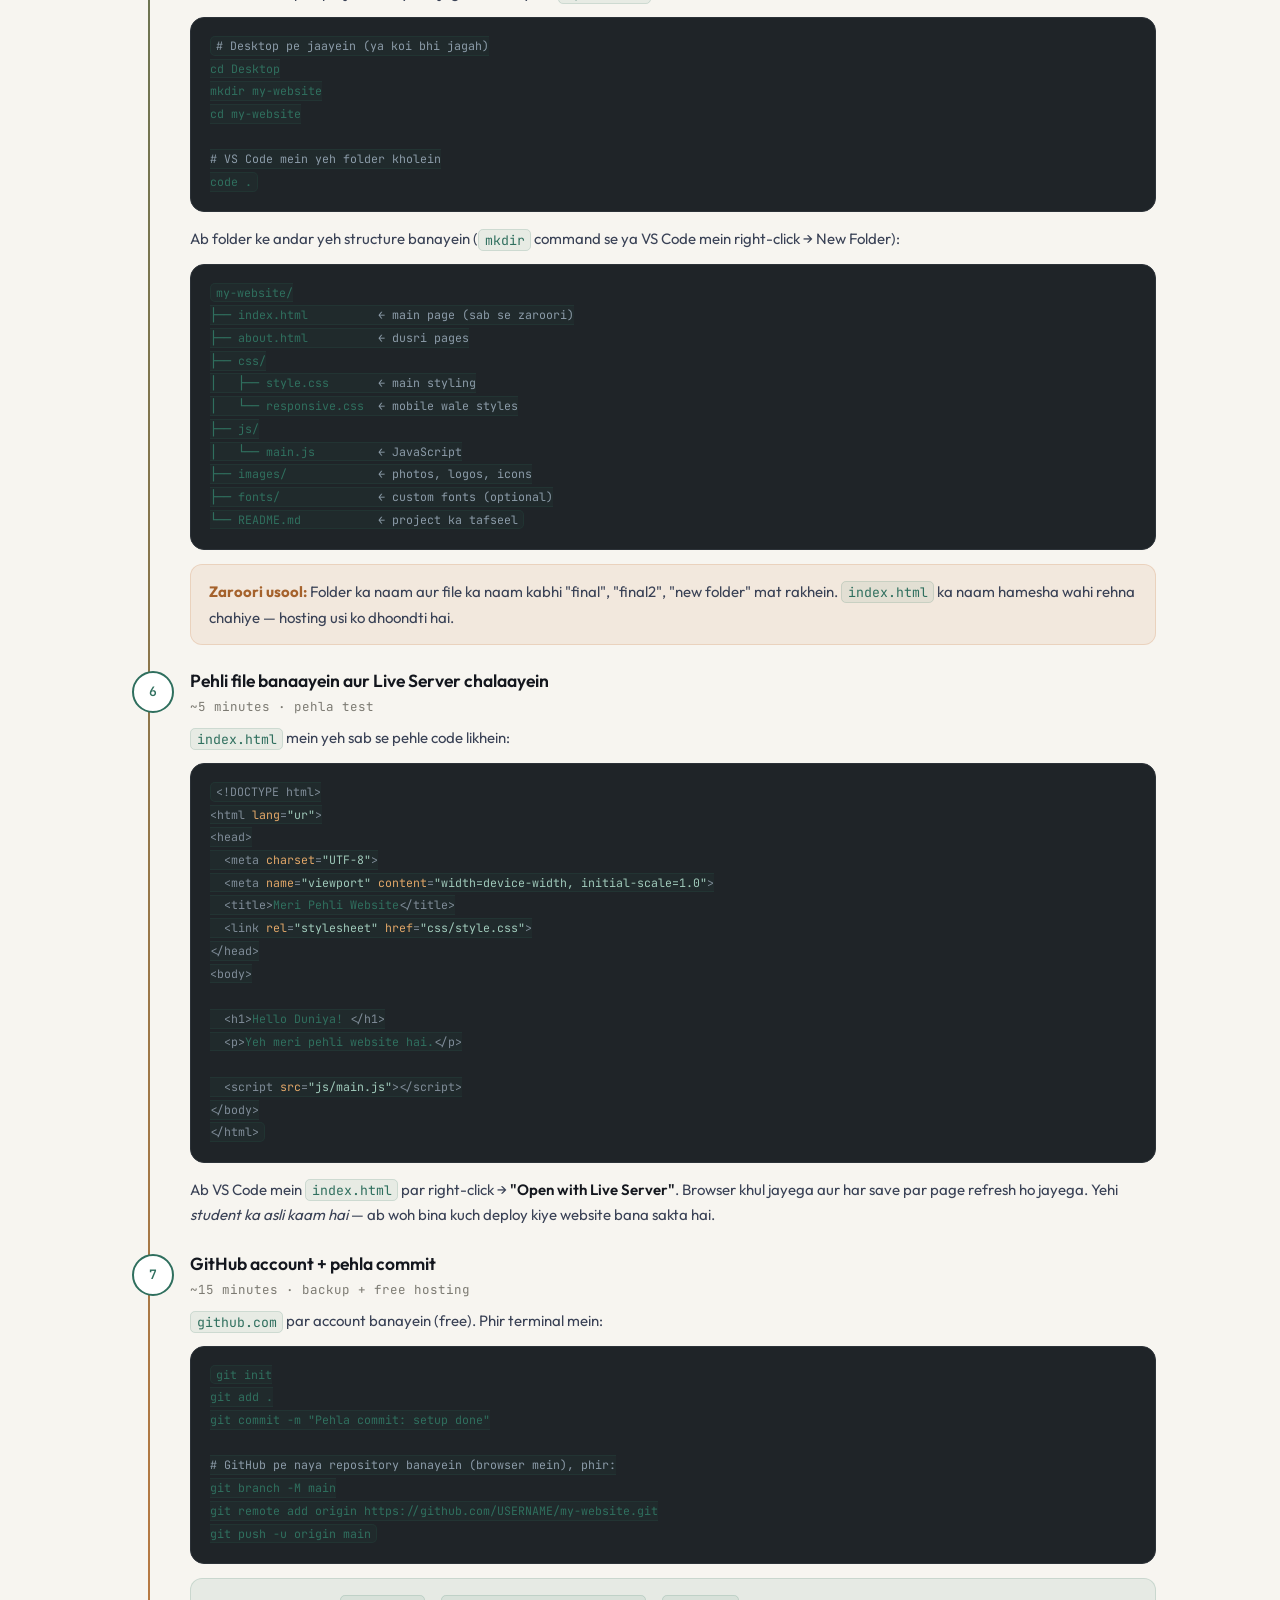
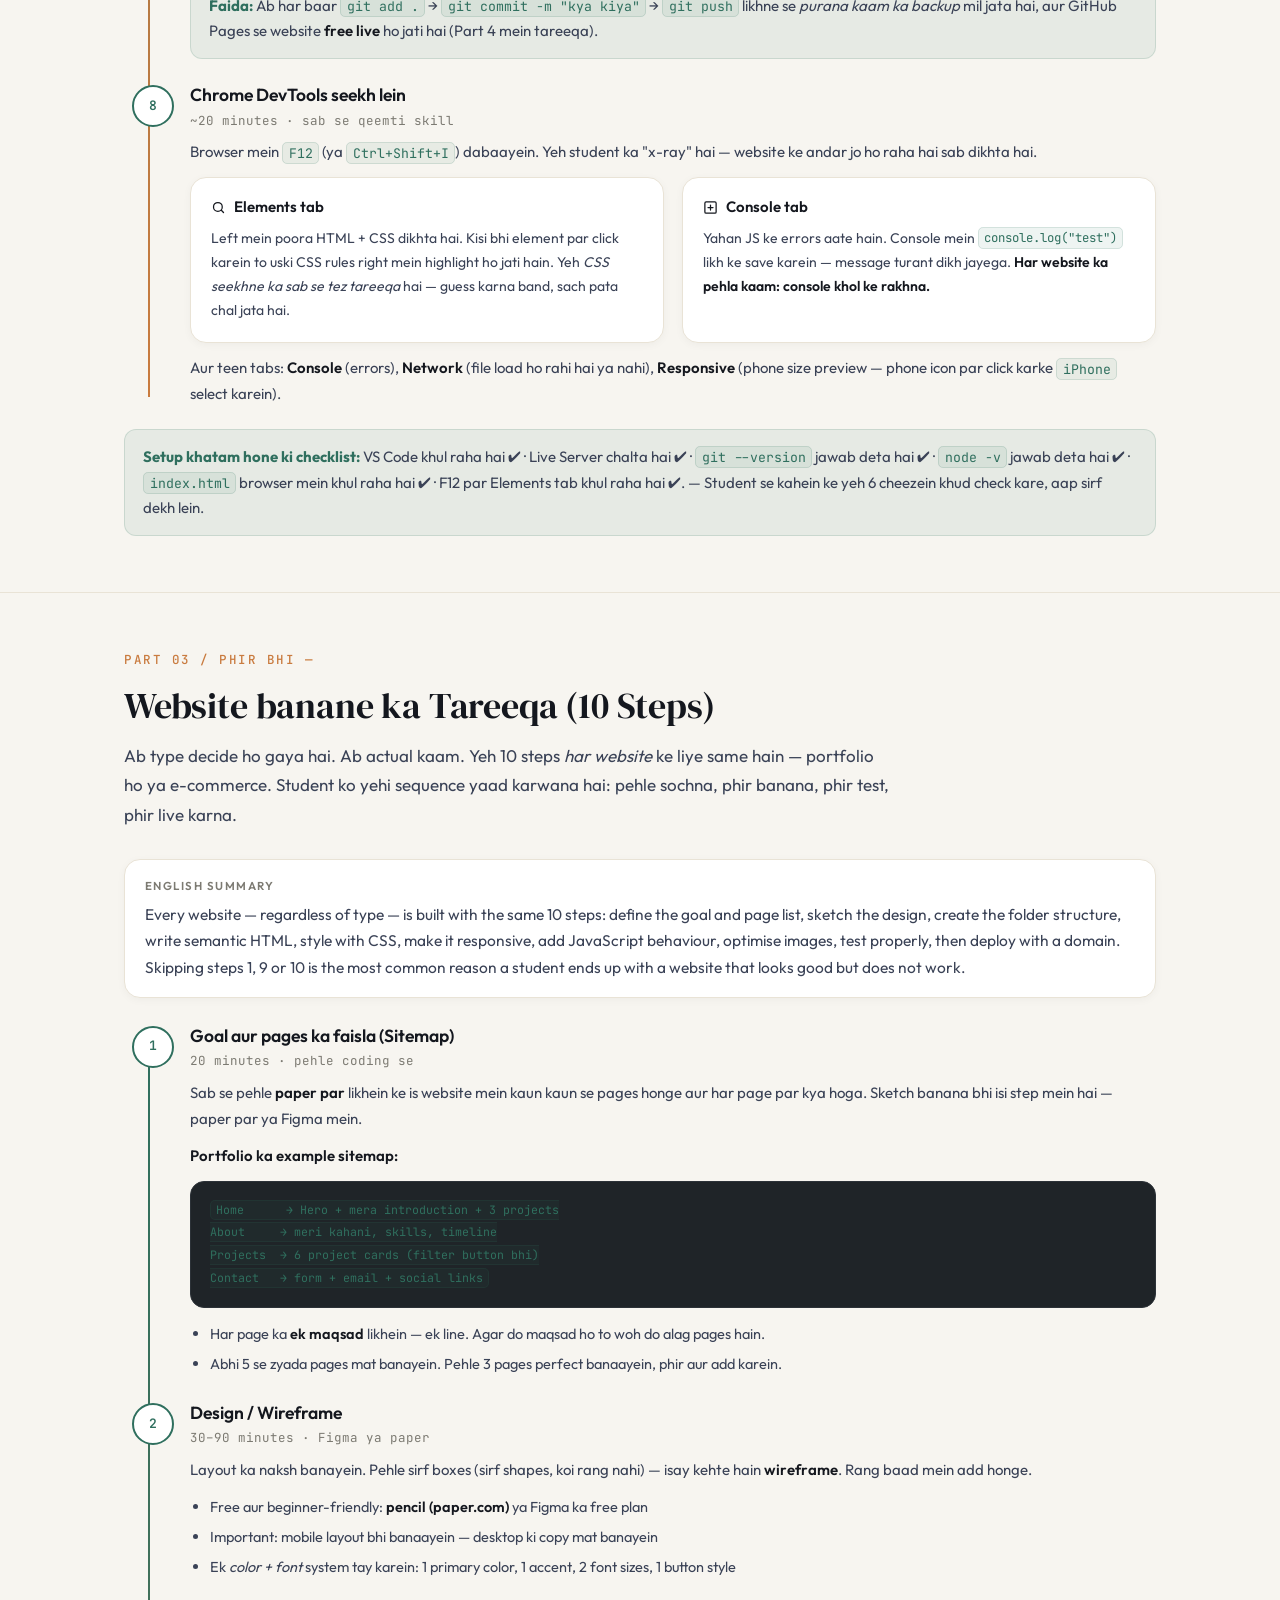
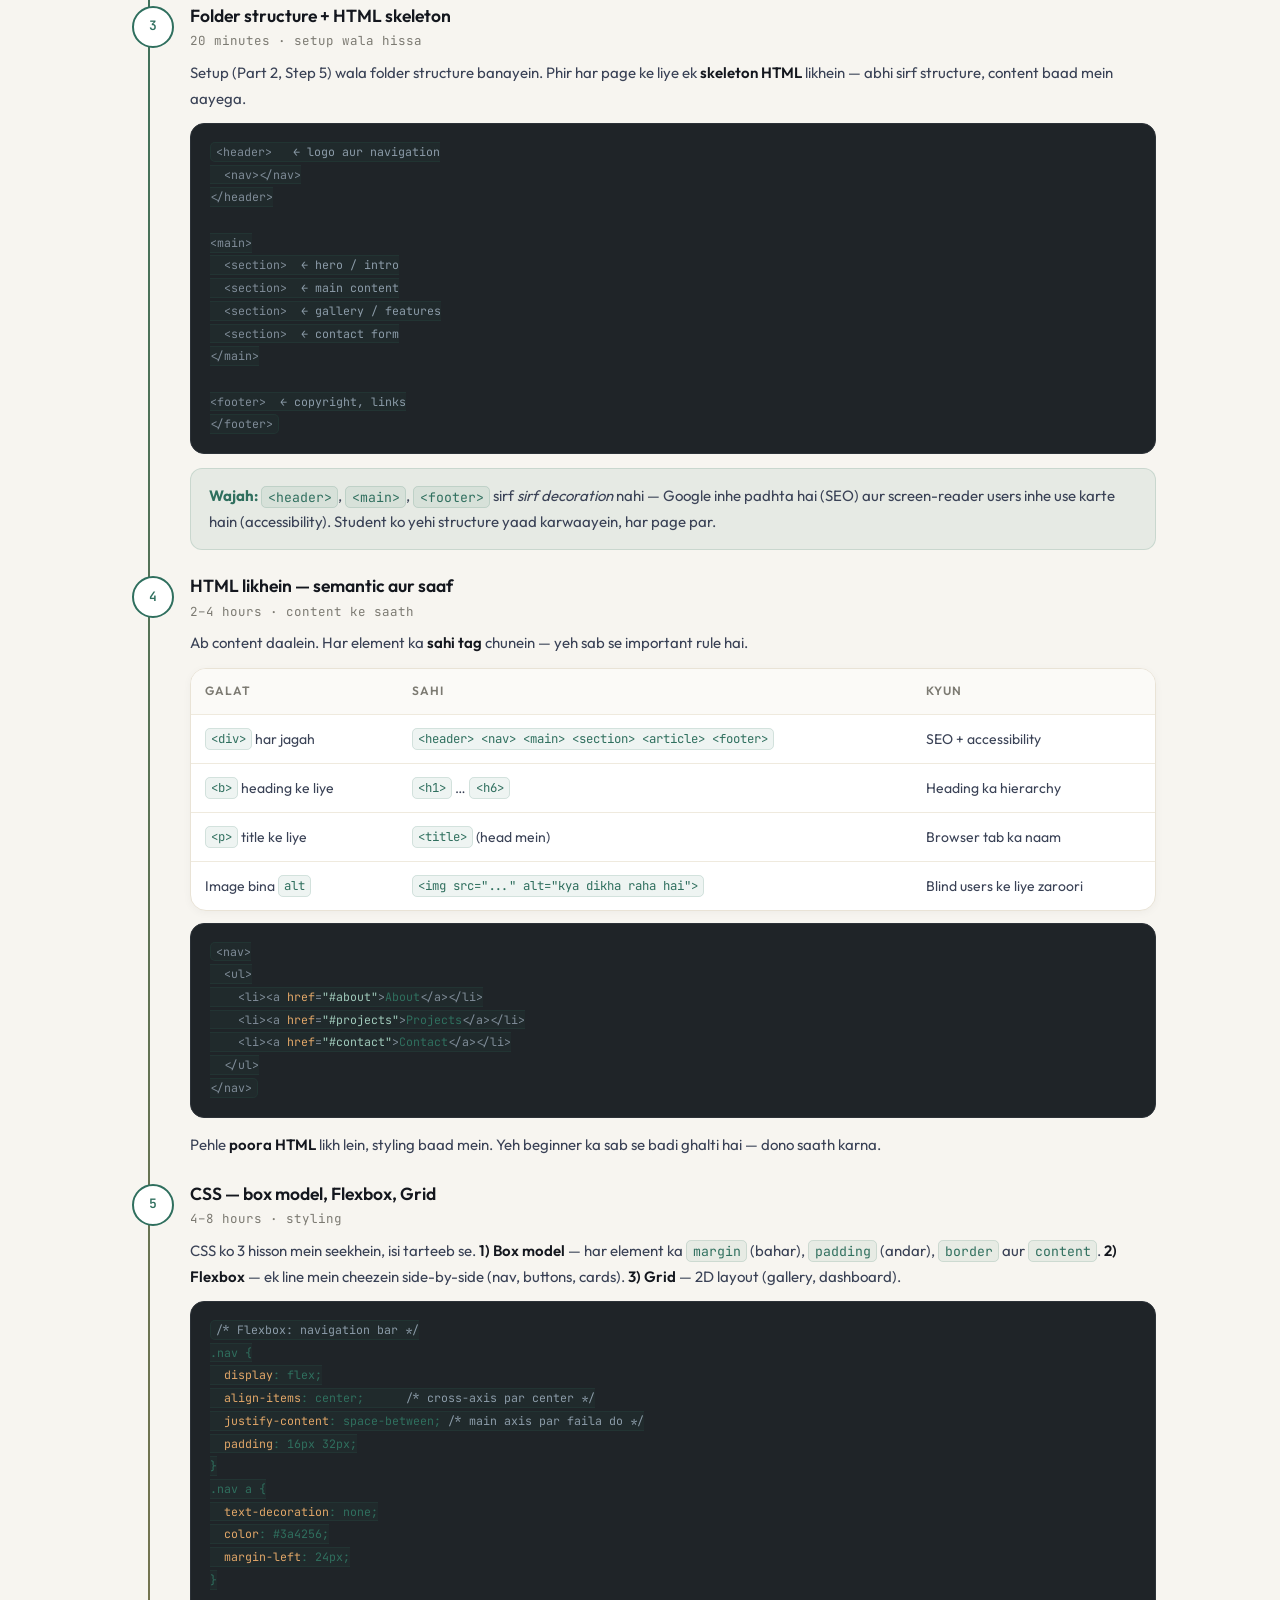
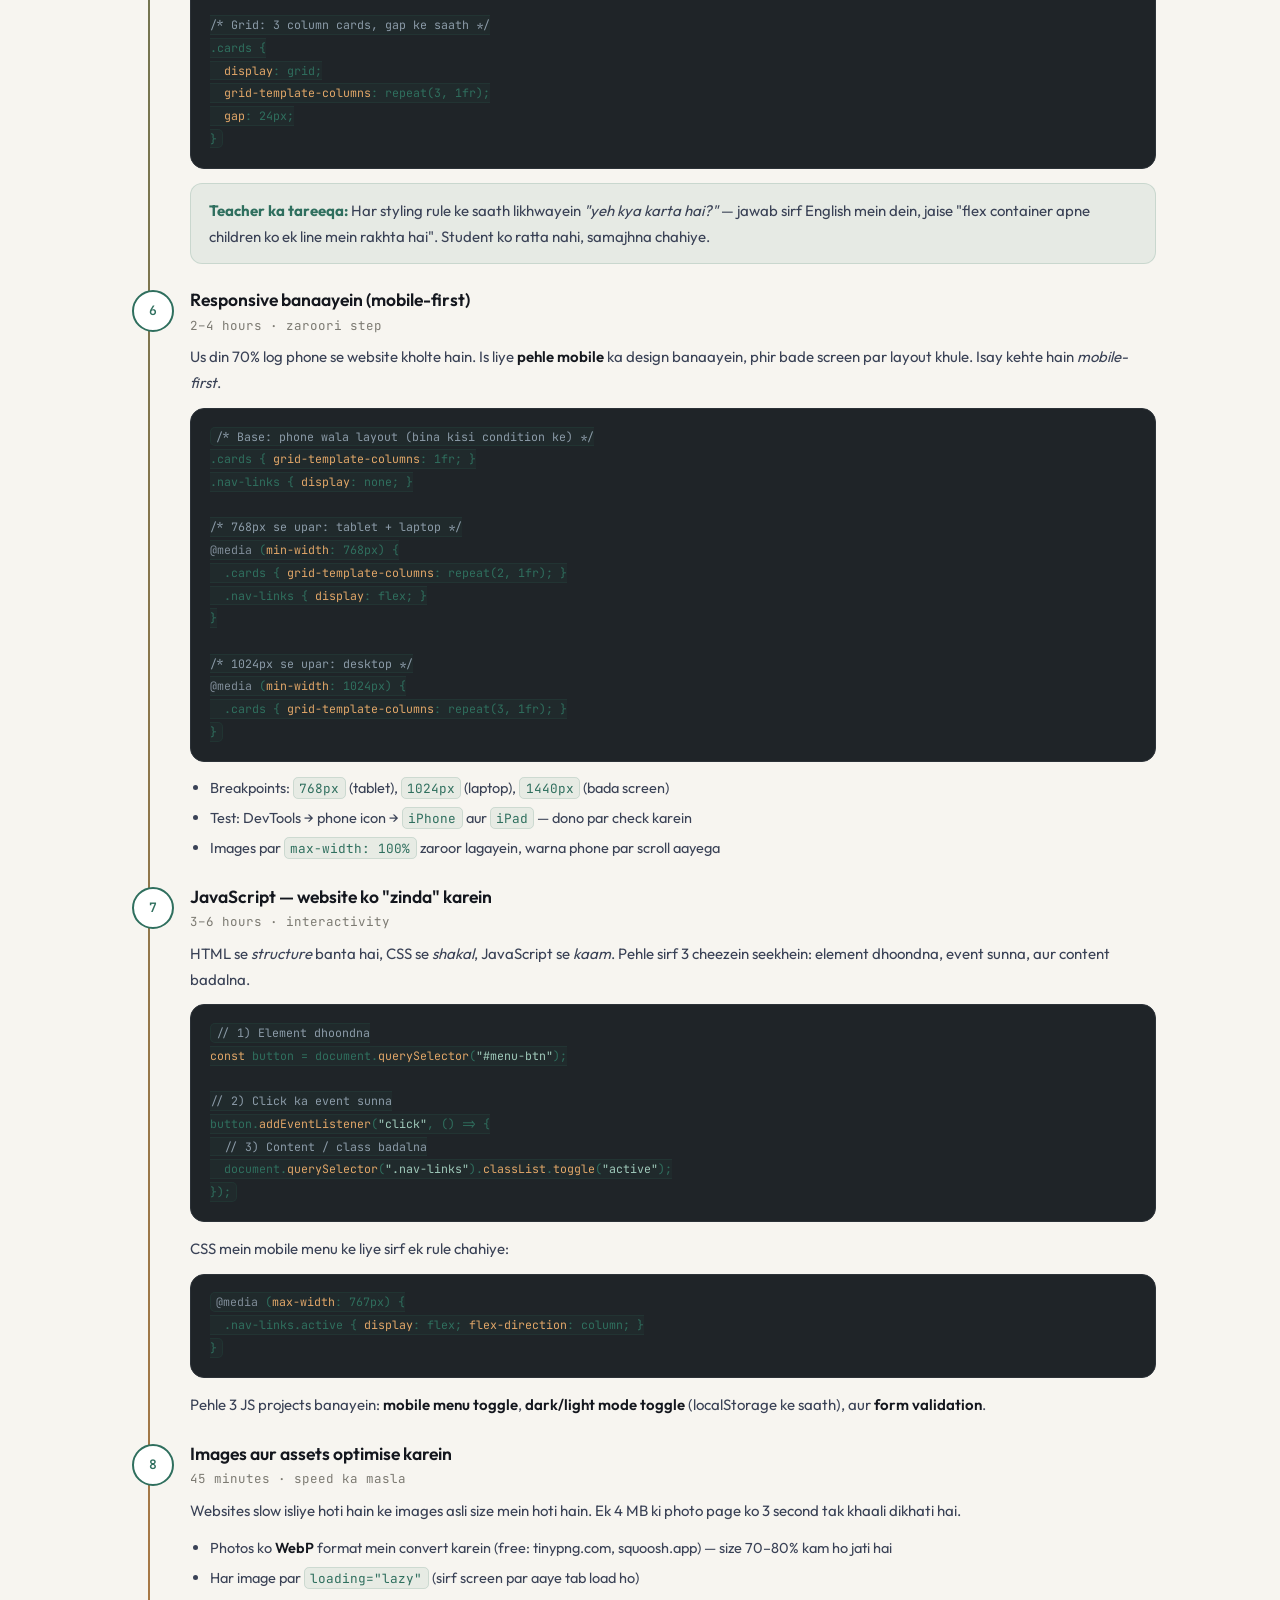
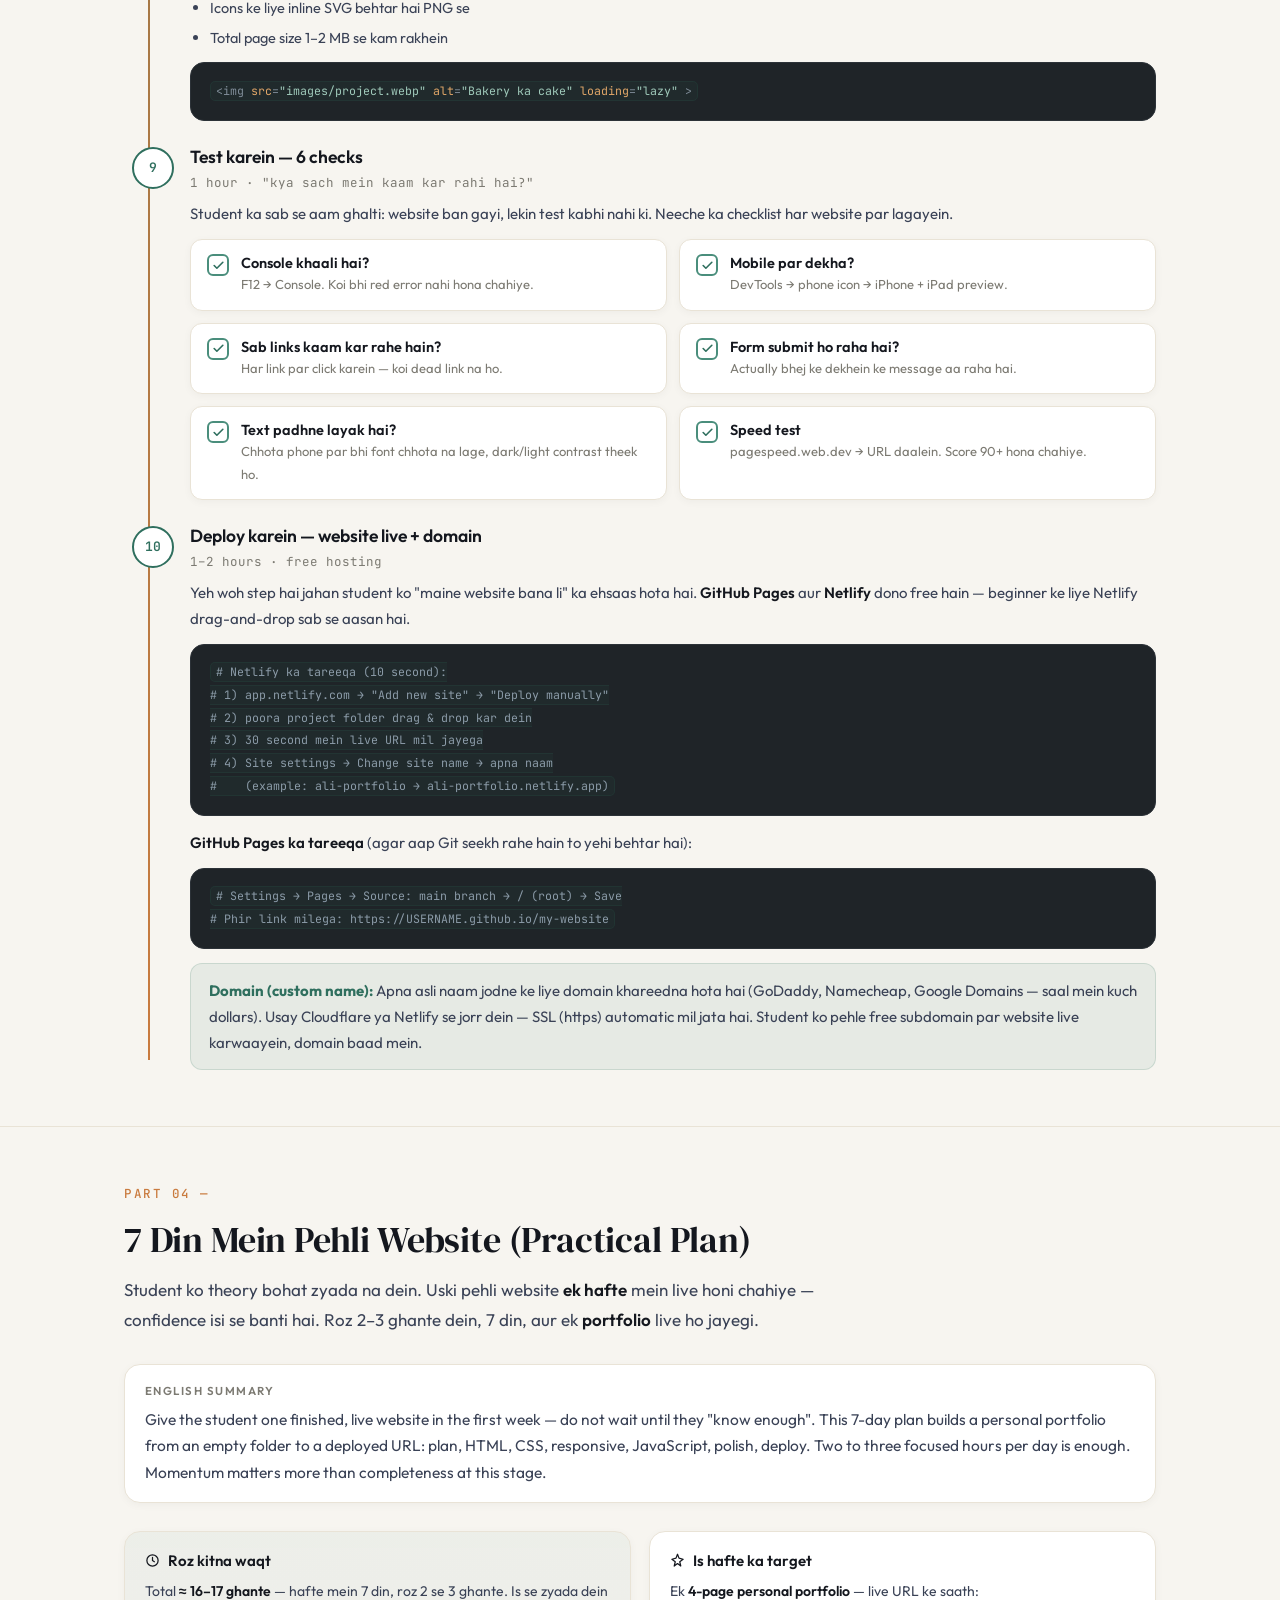
<file: course-guide.html>
<!DOCTYPE html>
<html lang="ur" dir="ltr">
<head>
<meta charset="utf-8">
<meta name="viewport" content="width=device-width, initial-scale=1">
<title>Web Development — Complete Setup Guide (Types + Step-by-Step)</title>
<meta name="description" content="Website banane ka poora curriculum: pehle website ke types, phir setup aur step-by-step banane ka tareeqa. Roman Urdu + English summary.">
<link rel="preconnect" href="https://fonts.googleapis.com">
<link rel="preconnect" href="https://fonts.gstatic.com" crossorigin>
<link href="https://fonts.googleapis.com/css2?family=DM+Serif+Display&family=JetBrains+Mono:wght@400;500&family=Outfit:wght@400;500;600;700&display=swap" rel="stylesheet">
<style>
:root{
  --paper:#f7f5f0; --ink:#14171e; --body:#3a4256; --muted:#7c7a72;
  --line:#e9e3d6; --card:#ffffff; --line-soft:#efeade;
  --primary:#2f6f5e; --primary-2:#4a8e7c; --primary-soft:rgba(47,111,94,.08);
  --accent:#c97b3f; --accent-soft:rgba(201,123,63,.10);
  --code-bg:#1f2428; --code-ink:#e6e3dc;
  --shadow-s:0 2px 8px rgba(0,0,0,.04);
  --shadow-m:0 4px 16px -2px rgba(0,0,0,.06);
  --shadow-l:0 12px 34px -8px rgba(20,23,30,.12);
  --r:16px;
}
*{box-sizing:border-box}
html{scroll-behavior:smooth; scroll-padding-top:86px}
body{
  margin:0; background:var(--paper); color:var(--body);
  font-family:'Outfit',sans-serif; font-size:16.5px; line-height:1.72;
  -webkit-font-smoothing:antialiased;
  background-image:
    radial-gradient(900px 520px at 88% -8%, rgba(201,123,63,.07), transparent 62%),
    radial-gradient(760px 480px at -6% 12%, rgba(47,111,94,.07), transparent 60%);
  background-attachment:fixed;
}
h1,h2,h3,h4{color:var(--ink); line-height:1.18; margin:0}
h1,h2{font-family:'DM Serif Display',serif; font-weight:400; letter-spacing:-.005em}
h3,h4{font-weight:600}
p{margin:0 0 12px}
a{color:var(--primary)}
strong{color:var(--ink); font-weight:600}
code{font-family:'JetBrains Mono',monospace; font-size:.88em; background:var(--primary-soft); color:var(--primary); padding:.12em .42em; border-radius:5px; border:1px solid rgba(47,111,94,.14)}
ul{margin:0 0 12px; padding-left:20px}
li{margin-bottom:5px}
.wrap{max-width:1080px; margin:0 auto; padding:0 24px}
.narrow{max-width:780px}

/* ---------- top bar ---------- */
.topbar{position:sticky; top:0; z-index:60; background:rgba(247,245,240,.88); backdrop-filter:blur(14px); border-bottom:1px solid var(--line)}
.topbar-inner{display:flex; align-items:center; gap:18px; height:62px}
.brand{display:flex; align-items:center; gap:10px; font-weight:600; color:var(--ink); font-size:15.5px; letter-spacing:-.01em; white-space:nowrap}
.brand-mark{width:30px;height:30px;border-radius:9px;background:var(--primary);display:grid;place-items:center;color:#fff;flex:none}
.brand small{display:block; font-weight:400; font-size:11.5px; color:var(--muted); letter-spacing:.02em}
.navlinks{display:flex; gap:2px; margin-left:auto; overflow-x:auto; scrollbar-width:none}
.navlinks::-webkit-scrollbar{display:none}
.navlinks a{color:var(--body); text-decoration:none; font-size:14px; padding:7px 11px; border-radius:8px; white-space:nowrap; transition:background .18s,color .18s}
.navlinks a:hover{background:var(--primary-soft); color:var(--primary)}
.navlinks a.active{background:var(--primary); color:#fff}
.burger{display:none; width:40px; height:40px; flex:none; margin-left:auto;
  border:1px solid var(--line); background:var(--card); border-radius:10px; cursor:pointer;
  flex-direction:column; align-items:center; justify-content:center; gap:4px; padding:0}
.burger span{display:block; width:17px; height:2px; background:var(--ink); border-radius:2px; transition:transform .25s, opacity .2s}
.burger.open span:nth-child(1){transform:translateY(6px) rotate(45deg)}
.burger.open span:nth-child(2){opacity:0}
.burger.open span:nth-child(3){transform:translateY(-6px) rotate(-45deg)}
.progress{height:2px; background:transparent}
.progress i{display:block; height:100%; width:0%; background:linear-gradient(90deg,var(--primary),var(--accent)); transition:width .12s linear}

/* ---------- hero ---------- */
.hero{padding:60px 0 40px; border-bottom:1px solid var(--line)}
.kicker{display:inline-flex; align-items:center; gap:8px; font-size:12.5px; letter-spacing:.14em; text-transform:uppercase; font-weight:600; color:var(--accent); background:var(--accent-soft); border:1px solid rgba(201,123,63,.22); padding:6px 13px; border-radius:99px}
.hero h1{font-size:clamp(34px,5.2vw,54px); margin:20px 0 0; max-width:19ch}
.hero h1 em{font-style:normal; color:var(--primary)}
.lead{font-size:19px; max-width:62ch; margin-top:16px; color:var(--body)}
.statstrip{display:flex; flex-wrap:wrap; gap:0; margin-top:30px; border:1px solid var(--line); background:var(--card); border-radius:var(--r); overflow:hidden; box-shadow:var(--shadow-s)}
.statstrip div{padding:16px 22px; border-right:1px solid var(--line); flex:1 1 190px}
.statstrip div:last-child{border-right:0}
.statstrip b{display:block; font-size:25px; color:var(--primary); font-weight:600; letter-spacing:-.02em}
.statstrip span{font-size:13px; color:var(--muted)}
.cta-row{display:flex; flex-wrap:wrap; gap:12px; margin-top:26px}
.btn{display:inline-flex; align-items:center; gap:9px; text-decoration:none; font-weight:600; font-size:15px; padding:12px 20px; border-radius:11px; transition:transform .18s, box-shadow .18s, background .18s; border:1px solid transparent}
.btn-1{background:var(--primary); color:#fff; box-shadow:var(--shadow-m)}
.btn-2{background:var(--card); color:var(--ink); border-color:var(--line)}
.btn:hover{transform:translateY(-2px); box-shadow:var(--shadow-l)}
.btn svg{flex:none}

/* ---------- sections ---------- */
section{padding:56px 0; border-bottom:1px solid var(--line)}
.sec-head{display:grid; grid-template-columns:1fr; gap:14px; margin-bottom:30px}
.sec-num{font-family:'JetBrains Mono',monospace; font-size:12.5px; color:var(--accent); letter-spacing:.12em; font-weight:500}
.sec-head h2{font-size:clamp(27px,3.4vw,36px)}
.sec-head .sub{font-size:17px; max-width:70ch; margin:0}
.en-summary{background:var(--card); border:1px solid var(--line); border-radius:var(--r); padding:16px 20px; box-shadow:var(--shadow-s); margin:0 0 28px; max-width:none}
.en-summary b{display:block; font-size:11.5px; letter-spacing:.13em; text-transform:uppercase; color:var(--muted); font-weight:600; margin-bottom:5px}
.en-summary p{margin:0; font-size:15.5px; color:var(--body)}
.note{background:var(--primary-soft); border:1px solid rgba(47,111,94,.16); border-radius:12px; padding:14px 18px; font-size:15px}
.note b{color:var(--primary)}
.warn{background:var(--accent-soft); border:1px solid rgba(201,123,63,.2); border-radius:12px; padding:14px 18px; font-size:15px}
.warn b{color:#a5622c}

/* ---------- type map ---------- */
.map{background:var(--card); border:1px solid var(--line); border-radius:20px; padding:26px; box-shadow:var(--shadow-m)}
.map-track{display:grid; grid-template-columns:repeat(4,1fr); gap:14px; position:relative; margin-top:6px}
.map-track::before{content:""; position:absolute; left:0; right:0; top:-16px; height:6px; border-radius:99px; background:linear-gradient(90deg,#9fc9ba,var(--primary-2),var(--primary),var(--accent))}
.zone h3{font-size:16px; display:flex; align-items:center; gap:8px; margin-bottom:3px}
.zone h3 span.n{font-family:'JetBrains Mono',monospace; font-size:11px; color:var(--muted); font-weight:400}
.zone p{font-size:13.5px; color:var(--muted); margin:0 0 12px; min-height:38px}
.zone ul{list-style:none; padding:0; margin:0}
.zone li{font-size:13.5px; color:var(--body); padding:7px 10px; background:#fbfaf7; border:1px solid var(--line-soft); border-radius:9px; margin-bottom:6px}
.map-axis{display:flex; justify-content:space-between; font-size:12px; color:var(--muted); margin-top:16px; padding-top:14px; border-top:1px dashed var(--line)}

/* ---------- cards ---------- */
.card-grid{display:grid; grid-template-columns:repeat(2,1fr); gap:18px}
.type-card{background:var(--card); border:1px solid var(--line); border-radius:var(--r); padding:20px; box-shadow:var(--shadow-s); transition:transform .2s, box-shadow .2s; display:flex; flex-direction:column}
.type-card:hover{transform:translateY(-3px); box-shadow:var(--shadow-m)}
.tc-head{display:flex; align-items:flex-start; gap:12px; margin-bottom:10px}
.tc-ic{width:38px;height:38px;border-radius:11px;background:var(--primary-soft); color:var(--primary); display:grid; place-items:center; flex:none}
.tc-head h3{font-size:17px; flex:1}
.tc-desc{font-size:14.5px; margin:0 0 12px}
.pill{font-size:11px; font-weight:600; padding:4px 9px; border-radius:99px; letter-spacing:.03em; white-space:nowrap; margin-top:4px}
.p-easy{background:rgba(47,111,94,.11); color:var(--primary); border:1px solid rgba(47,111,94,.2)}
.p-med{background:rgba(201,123,63,.12); color:#a5622c; border:1px solid rgba(201,123,63,.22)}
.p-hard{background:rgba(155,59,59,.10); color:#8f4040; border:1px solid rgba(155,59,59,.18)}
.kv{display:grid; grid-template-columns:108px 1fr; border-top:1px dashed var(--line); margin-top:auto}
.kv > div{display:contents}
.kv dt,.kv dd{margin:0; padding:7px 0; font-size:13.5px; border-bottom:1px dashed var(--line)}
.kv dt{color:var(--muted)}
.kv dd{color:var(--ink); font-weight:500}

/* ---------- table ---------- */
.tbl-wrap{overflow-x:auto; border:1px solid var(--line); border-radius:var(--r); background:var(--card); box-shadow:var(--shadow-s)}
table{width:100%; border-collapse:collapse; font-size:14px; min-width:760px}
th,td{padding:12px 14px; text-align:left; border-bottom:1px solid var(--line-soft); vertical-align:top}
th{font-size:12px; letter-spacing:.09em; text-transform:uppercase; color:var(--muted); font-weight:600; background:#fbfaf7; white-space:nowrap}
tr:last-child td{border-bottom:0}
tbody tr:hover{background:#fcfbf8}
td b{color:var(--ink)}
.dots{display:inline-flex; gap:3px; vertical-align:middle}
.dots i{width:7px;height:7px;border-radius:50%; background:var(--line); display:block}
.dots i.on{background:var(--primary)}
.hard i.on{background:#a5622c}

/* ---------- flow ---------- */
.flow{display:flex; flex-direction:column; align-items:center; gap:0}
.flow-node{width:100%; max-width:620px; background:var(--card); border:1px solid var(--line); border-radius:14px; padding:15px 20px; box-shadow:var(--shadow-s); display:flex; gap:14px; align-items:flex-start}
.flow-node .fn-ic{width:34px;height:34px;border-radius:10px;background:var(--primary-soft);color:var(--primary);display:grid;place-items:center;flex:none}
.flow-node h4{font-size:15.5px; margin-bottom:3px}
.flow-node p{font-size:13.5px; margin:0; color:var(--muted)}
.flow-arrow{display:flex; align-items:center; gap:12px; color:var(--muted); font-size:12px; font-family:'JetBrains Mono',monospace; padding:4px 0}
.flow-arrow::before{content:""; width:2px; height:22px; background:var(--line); display:block}

/* ---------- timeline ---------- */
.timeline{position:relative; padding-left:4px}
.timeline::before{content:""; position:absolute; left:24px; top:10px; bottom:10px; width:2px; background:linear-gradient(180deg,var(--primary),var(--accent))}
.step{position:relative; padding-left:62px; margin-bottom:26px}
.step:last-child{margin-bottom:0}
.step-ic{position:absolute; left:4px; top:0; width:42px; height:42px; border-radius:50%; background:var(--card); border:2px solid var(--primary); display:grid; place-items:center; color:var(--primary); font-weight:600; font-family:'JetBrains Mono',monospace; font-size:13px}
.step h3{font-size:17.5px; margin-bottom:4px}
.step .step-sub{font-size:12.5px; color:var(--muted); font-family:'JetBrains Mono',monospace; margin-bottom:8px}
.step p{font-size:15px}
.step ul{font-size:14.5px}

/* ---------- code ---------- */
pre{background:var(--code-bg); color:var(--code-ink); border-radius:14px; padding:17px 19px; overflow-x:auto; font-family:'JetBrains Mono',monospace; font-size:13.2px; line-height:1.72; margin:0 0 14px; border:1px solid #2c3238}
pre .c{color:#8b9ba8} pre .k{color:#e0a668} pre .s{color:#9fc9ba} pre .t{color:#c9a2d8} pre .p{color:#7f8c98}
.code-cap{font-size:12.5px; color:var(--muted); margin:-8px 0 14px; font-family:'JetBrains Mono',monospace}

/* ---------- checklist ---------- */
.checks{display:grid; grid-template-columns:repeat(2,1fr); gap:12px}
.check{background:var(--card); border:1px solid var(--line); border-radius:12px; padding:14px 16px; display:flex; gap:12px; align-items:flex-start; box-shadow:var(--shadow-s)}
.check .box{width:22px;height:22px;border-radius:6px;border:2px solid var(--primary-2); flex:none; display:grid;place-items:center; color:var(--primary)}
.check h4{font-size:14.5px; margin-bottom:2px}
.check p{font-size:13px; color:var(--muted); margin:0}

/* ---------- bench ---------- */
.bench-row{display:grid; grid-template-columns:150px 1fr 64px; gap:14px; align-items:center; padding:8px 0; border-bottom:1px dashed var(--line)}
.bench-row:last-child{border-bottom:0}
.bench-row .label{font-size:14px; color:var(--ink); font-weight:500}
.bar-bg{height:18px; background:var(--line-soft); border-radius:6px; overflow:hidden}
.bar-fill{height:100%; background:linear-gradient(90deg,var(--primary),#4a8e7c); border-radius:6px}
.bench-row .val{font-size:13px; color:var(--muted); font-family:'JetBrains Mono',monospace; text-align:right}

/* ---------- split ---------- */
.split{display:grid; grid-template-columns:1fr 1fr; gap:18px}
.panel{background:var(--card); border:1px solid var(--line); border-radius:var(--r); padding:20px; box-shadow:var(--shadow-s); min-width:0}
.split > *{min-width:0}
.card-grid > *{min-width:0}
.panel pre{max-width:100%}
.panel h4{font-size:15px; margin-bottom:10px; display:flex; align-items:center; gap:8px}
.panel.g{background:linear-gradient(180deg,rgba(47,111,94,.05),transparent)}

/* ---------- module cards ---------- */
.mod{display:grid; grid-template-columns:92px 1fr; gap:18px; background:var(--card); border:1px solid var(--line); border-radius:var(--r); padding:18px; margin-bottom:14px; box-shadow:var(--shadow-s)}
.mod-w{background:var(--primary-soft); border:1px solid rgba(47,111,94,.16); border-radius:12px; padding:10px; text-align:center; align-self:start}
.mod-w b{display:block; font-size:19px; color:var(--primary); font-weight:600}
.mod-w span{font-size:11.5px; color:var(--muted)}
.mod h3{font-size:17px; margin-bottom:3px}
.mod .dur{font-size:12px; color:var(--muted); font-family:'JetBrains Mono',monospace}
.mod p{font-size:14.5px; margin:8px 0}
.mod .topics{display:flex; flex-wrap:wrap; gap:6px}
.mod .topics span{font-size:12px; background:#fbfaf7; border:1px solid var(--line-soft); color:var(--body); padding:3px 9px; border-radius:7px}
.mod .out{margin-top:9px; font-size:13.5px; color:var(--muted)}
.mod .out b{color:var(--ink)}

/* ---------- project ladder ---------- */
.ladder{display:grid; gap:12px}
.rung{display:grid; grid-template-columns:56px 1fr 150px; gap:18px; align-items:center; background:var(--card); border:1px solid var(--line); border-radius:14px; padding:15px 18px; box-shadow:var(--shadow-s)}
.rung .rn{font-family:'JetBrains Mono',monospace; font-size:13px; color:#fff; background:var(--primary); width:34px;height:34px;border-radius:10px; display:grid;place-items:center}
.rung h4{font-size:15.5px}
.rung p{font-size:13.5px; color:var(--muted); margin:3px 0 0}
.rung .meta{font-size:12.5px; color:var(--muted); font-family:'JetBrains Mono',monospace; text-align:right}

/* ---------- footer ---------- */
footer{padding:44px 0 60px}
.foot-grid{display:grid; grid-template-columns:1.2fr 1fr 1fr; gap:28px}
footer h4{font-size:13px; letter-spacing:.1em; text-transform:uppercase; color:var(--muted); margin-bottom:10px}
footer a{color:var(--body); text-decoration:none; font-size:14px; display:block; padding:3px 0}
footer a:hover{color:var(--primary)}
.foot-note{font-size:13.5px; color:var(--muted); max-width:38ch}

@media (max-width:900px){
  .card-grid,.split,.checks,.foot-grid{grid-template-columns:1fr}
  .map-track{grid-template-columns:1fr 1fr}
  .rung{grid-template-columns:44px 1fr; }
  .rung .meta{grid-column:2; text-align:left}
  .mod{grid-template-columns:1fr}
  .mod-w{display:flex; gap:10px; align-items:baseline; justify-content:flex-start; text-align:left}
}
@media (max-width:620px){
  body{font-size:15.5px}
  .map-track{grid-template-columns:1fr}
  .hero{padding:38px 0 30px}
  .statstrip div{border-right:0; border-bottom:1px solid var(--line); flex:1 1 100%}
  .statstrip div:last-child{border-bottom:0}
  .bench-row{grid-template-columns:96px 1fr 52px; gap:9px}
  .wrap{padding:0 16px}
  .navlinks{display:none}
  .navlinks.open{display:flex; position:absolute; top:62px; left:0; right:0; background:var(--card); border-bottom:1px solid var(--line); flex-direction:column; padding:10px; box-shadow:var(--shadow-m)}
  .navlinks.open a{font-size:15px; padding:10px 12px}
  .burger{display:flex}
}
@media print{
  .topbar{display:none}
  body{background:#fff; font-size:11pt}
  section{page-break-inside:avoid; padding:22px 0}
  .type-card,.panel,.mod,.rung,.flow-node{box-shadow:none}
  pre{background:#f2f0ea; color:#14171e; border:1px solid #ddd}
  .en-summary{page-break-inside:avoid}
}
</style>
</head>
<body>

<div class="topbar no-print">
  <div class="wrap topbar-inner">
    <div class="brand">
      <span class="brand-mark">
        <svg width="17" height="17" viewBox="0 0 24 24" fill="none" stroke="currentColor" stroke-width="2" stroke-linecap="round" stroke-linejoin="round"><rect x="2" y="3" width="20" height="14" rx="2"/><path d="M8 21h8M12 17v4"/></svg>
      </span>
      <span>Website Setup Guide<small>Types → Setup → Build → Deploy</small></span>
    </div>
    <nav class="navlinks" id="nav">
      <a href="#types">Types</a>
      <a href="#setup">Setup</a>
      <a href="#build">Banane ka tareeqa</a>
      <a href="#recipe">7-din plan</a>
      <a href="#roadmap">Curriculum</a>
      <a href="#react">React</a>
      <a href="#projects">Projects</a>
      <a href="#mistakes">Ghaltiyan</a>
      <a href="#resources">Resources</a>
    </nav>
    <button class="burger no-print" id="burger" aria-label="Menu kholein" aria-expanded="false">
      <span></span><span></span><span></span>
    </button>
  </div>
  <div class="progress"><i id="bar"></i></div>
</div>

<!-- ================= HERO ================= -->
<div class="wrap hero">
  <span class="kicker">
    <svg width="13" height="13" viewBox="0 0 24 24" fill="none" stroke="currentColor" stroke-width="2.2" stroke-linecap="round"><path d="M12 2l2.4 6.2L21 10l-5.4 4 1.6 6.8L12 16.9 6.8 20.8 8.4 14 3 10l6.6-1.8z"/></svg>
    Complete Website Course · Beginner se React tak
  </span>
  <h1>Pehle <em>website ke types</em> samjho, phir website <em>banao</em>.</h1>
  <p class="lead">Yeh poora setup hai ek student ko zero se website banane tak ka. Ismein 12 website types ka comparison, poora environment setup (VS Code, Git, Node, hosting), website banane ka 10-step tareeqa, 7-din ka practical plan, 12-week curriculum aur 6 practice projects — sab Roman Urdu mein, har section ke saath English summary ke saath.</p>

  <div class="statstrip">
    <div><b>12</b><span>Website types — kaunsa kis kaam ka</span></div>
    <div><b>10</b><span>Build steps — idea se live domain tak</span></div>
    <div><b>12 wk</b><span>Curriculum — basics se React tak</span></div>
    <div><b>6</b><span>Projects — portfolio se dashboard tak</span></div>
  </div>

  <div class="cta-row">
    <a class="btn btn-1" href="#types">
      <svg width="16" height="16" viewBox="0 0 24 24" fill="none" stroke="currentColor" stroke-width="2" stroke-linecap="round" stroke-linejoin="round"><path d="M4 4h7v7H4zM13 4h7v4h-7zM13 11h7v9h-7zM4 14h7v6H4z"/></svg>
      Types se shuru karein
    </a>
    <a class="btn btn-2" href="#setup">
      <svg width="16" height="16" viewBox="0 0 24 24" fill="none" stroke="currentColor" stroke-width="2" stroke-linecap="round" stroke-linejoin="round"><path d="M12 2l8 4v6c0 5-3.4 8.6-8 10-4.6-1.4-8-5-8-10V6z"/></svg>
      Setup skip karein
    </a>
  </div>
</div>

<!-- ================= PART 1: TYPES ================= -->
<section id="types">
  <div class="wrap">
    <div class="sec-head">
      <span class="sec-num">PART 01 / PEHLE —</span>
      <h2>Website ke Types</h2>
      <p class="sub">Sab se pehla kaam: yeh samajhna ke website <em>kis</em> tarah ki hai. Website ka type hi batata hai ke us mein backend chahiye ya nahi, kitna kaam hai, aur student ko kya seekhna parega. Student ko pehle yahan stop karein — bina type samjhe koi website banana ulta hai.</p>
    </div>

    <div class="en-summary">
      <b>English summary</b>
      <p>A website's <strong>type</strong> determines everything downstream: whether it needs a database, which stack to learn, how much time it takes and what it costs to host. The 12 types below are ordered by complexity, from a plain static page to a full multi-vendor platform. Pick the type first, then pick the tools — never the other way round.</p>
    </div>

    <h3 style="font-size:18px;margin-bottom:6px">Website types ka map — complexity ke hisaab se</h3>
    <p style="font-size:15px;color:var(--muted);margin-bottom:18px">Left se right complexity barhti hai. Student ko <strong>sab se left se shuru</strong> karna chahiye — har level pichle ka skill assume karta hai.</p>

    <div class="map">
      <div class="map-track">
        <div class="zone">
          <h3>Static / Simple <span class="n">Level 1</span></h3>
          <p>Sirf files — koi database nahi. Browser mein hi chalti hai.</p>
          <ul>
            <li>Portfolio website</li>
            <li>Landing page (one-pager)</li>
            <li>Blog (personal)</li>
            <li>Info / brochure site</li>
          </ul>
        </div>
        <div class="zone">
          <h3>CMS Based <span class="n">Level 2</span></h3>
          <p>Content admin panel se edit hota hai. Code kam, content zyada.</p>
          <ul>
            <li>WordPress business site</li>
            <li>Documentation / help site</li>
            <li>School / college portal</li>
            <li>Membership site</li>
          </ul>
        </div>
        <div class="zone">
          <h3>Transactional <span class="n">Level 3</span></h3>
          <p>User action se data badalta hai — cart, booking, listings.</p>
          <ul>
            <li>E-commerce store</li>
            <li>Directory / listing site</li>
            <li>Booking &amp; reservation</li>
            <li>Course / event platform</li>
          </ul>
        </div>
        <div class="zone">
          <h3>Platform <span class="n">Level 4</span></h3>
          <p>Login, dashboards, multi-user, roles. Sab se mehnat wali.</p>
          <ul>
            <li>Web app / SaaS dashboard</li>
            <li>Marketplace (multi-vendor)</li>
            <li>Social / community app</li>
            <li>Online ERP / CRM</li>
          </ul>
        </div>
      </div>
      <div class="map-axis">
        <span>← Aasan, 1–3 din, free hosting</span>
        <span> Mushkil, 2–3 mahine, server + DB →</span>
      </div>
    </div>

    <div style="height:34px"></div>

    <h3 style="font-size:18px;margin-bottom:6px">Har type ki puri tafseel</h3>
    <p style="font-size:15px;color:var(--muted);margin-bottom:18px">Koi bhi website in 12 mein se kisi ek par aati hai. Student apne project ko yahan dhoondh kar select karein.</p>

    <div class="card-grid">

      <article class="type-card">
        <div class="tc-head">
          <span class="tc-ic"><svg width="19" height="19" viewBox="0 0 24 24" fill="none" stroke="currentColor" stroke-width="2" stroke-linecap="round" stroke-linejoin="round"><path d="M4 4h7v7H4zM13 4h7v4h-7zM13 11h7v9h-7zM4 14h7v6H4z"/></svg></span>
          <h3>1. Static / Info Website</h3>
          <span class="pill p-easy">Aasan</span>
        </div>
        <p class="tc-desc">Sirf HTML, CSS aur JS se bani hui website. Server kuch nahi karta, files hi bhej deta hai. Content badalne ke liye code edit karna padta hai.</p>
        <dl class="kv">
          <div><dt>Real examples</dt><dd>Small business info site, brochure site, documentation site</dd></div>
          <div><dt>Stack</dt><dd>HTML5, CSS3, Vanilla JS, Tailwind (optional)</dd></div>
          <div><dt>Backend?</dt><dd>Nahi — database ki zaroorat nahi</dd></div>
          <div><dt>Time</dt><dd>2–5 din</dd></div>
          <div><dt>Hosting</dt><dd>Free — GitHub Pages / Netlify</dd></div>
        </dl>
      </article>

      <article class="type-card">
        <div class="tc-head">
          <span class="tc-ic"><svg width="19" height="19" viewBox="0 0 24 24" fill="none" stroke="currentColor" stroke-width="2" stroke-linecap="round" stroke-linejoin="round"><rect x="3" y="3" width="7" height="7" rx="1"/><rect x="14" y="3" width="7" height="7" rx="1"/><rect x="3" y="14" width="7" height="7" rx="1"/><path d="M17.5 14v7M14 17.5h7"/></svg></span>
          <h3>2. Portfolio Website</h3>
          <span class="pill p-easy">Aasan</span>
        </div>
        <p class="tc-desc">Apna kaam, skills aur contact dikhane ke liye. Yeh <em>har</em> beginner ka pehla project hona chahiye — kam pages, poori control, portfolio khud.</p>
        <dl class="kv">
          <div><dt>Real examples</dt><dd>Developer / designer / photographer ka personal site</dd></div>
          <div><dt>Stack</dt><dd>HTML, CSS, JS, thoda GSAP</dd></div>
          <div><dt>Backend?</dt><dd>Nahi</dd></div>
          <div><dt>Time</dt><dd>3–5 din</dd></div>
          <div><dt>Pages</dt><dd>Home, About, Projects, Contact</dd></div>
        </dl>
      </article>

      <article class="type-card">
        <div class="tc-head">
          <span class="tc-ic"><svg width="19" height="19" viewBox="0 0 24 24" fill="none" stroke="currentColor" stroke-width="2" stroke-linecap="round" stroke-linejoin="round"><path d="M3 4h18v16H3z"/><path d="M7 9h10M7 13h6"/></svg></span>
          <h3>3. Landing Page (One-Pager)</h3>
          <span class="pill p-easy">Aasan</span>
        </div>
        <p class="tc-desc">Ek hi page, ek hi maqsad: user ko button dabwane par "kaam karwao". Marketing ya launch ke liye sab se aasan website form.</p>
        <dl class="kv">
          <div><dt>Real examples</dt><dd>App launch page, SaaS waitlist, event promo page</dd></div>
          <div><dt>Stack</dt><dd>HTML, CSS, JS + Formspree (free form)</dd></div>
          <div><dt>Backend?</dt><dd>Sirf form ke liye (ya koi bhi na)</dd></div>
          <div><dt>Time</dt><dd>1–2 din</dd></div>
          <div><dt>Key skill</dt><dd>CTA (call-to-action) design</dd></div>
        </dl>
      </article>

      <article class="type-card">
        <div class="tc-head">
          <span class="tc-ic"><svg width="19" height="19" viewBox="0 0 24 24" fill="none" stroke="currentColor" stroke-width="2" stroke-linecap="round" stroke-linejoin="round"><path d="M4 4h16v14H4z"/><path d="M8 8h8M8 12h5M9 21h6"/></svg></span>
          <h3>4. Blog / Personal Site</h3>
          <span class="pill p-easy">Aasan</span>
        </div>
        <p class="tc-desc">Articles, categories, tags aur search. Content-heavy website — is mein versioning aur markdown se faida hota hai.</p>
        <dl class="kv">
          <div><dt>Real examples</dt><dd>Tech blog, personal journal, newsletter site</dd></div>
          <div><dt>Stack</dt><dd>HTML+CSS ya Astro / Hugo / Jekyll (markdown)</dd></div>
          <div><dt>Backend?</dt><dd>Simple blogs: nahi; CMS blogs: haan</dd></div>
          <div><dt>Time</dt><dd>3–7 din</dd></div>
          <div><dt>Key skill</dt><dd>Content structure + typography</dd></div>
        </dl>
      </article>

      <article class="type-card">
        <div class="tc-head">
          <span class="tc-ic"><svg width="19" height="19" viewBox="0 0 24 24" fill="none" stroke="currentColor" stroke-width="2" stroke-linecap="round" stroke-linejoin="round"><path d="M3 21h18M5 21V8l7-5 7 5v13"/><path d="M10 21v-6h4v6"/></svg></span>
          <h3>5. Business / Corporate Site</h3>
          <span class="pill p-med">Medium</span>
        </div>
        <p class="tc-desc">Multi-page website — Home, Services, About, Contact, Blog. Company ka official haal (online presence) dikhane ke liye. SEO yahan important ho jata hai.</p>
        <dl class="kv">
          <div><dt>Real examples</dt><dd>Agency, hospital, school, restaurant ki site</dd></div>
          <div><dt>Stack</dt><dd>HTML, CSS, JS + optional CMS</dd></div>
          <div><dt>Backend?</dt><dd>Sirf contact form ke liye</dd></div>
          <div><dt>Time</dt><dd>1–2 hafta</dd></div>
          <div><dt>Key skill</dt><dd>Consistent design system</dd></div>
        </dl>
      </article>

      <article class="type-card">
        <div class="tc-head">
          <span class="tc-ic"><svg width="19" height="19" viewBox="0 0 24 24" fill="none" stroke="currentColor" stroke-width="2" stroke-linecap="round" stroke-linejoin="round"><path d="M4 6h16v12H4z"/><path d="M4 10h16M8 6v12"/></svg></span>
          <h3>6. CMS Website (WordPress)</h3>
          <span class="pill p-med">Medium</span>
        </div>
        <p class="tc-desc">Content admin panel se manage hota hai. Client ko khud posts edit karne dena ho to yeh behtareen hai — aur yeh freelancing ka sab se common kaam hai.</p>
        <dl class="kv">
          <div><dt>Real examples</dt><dd>Magazine, news, agency site, membership</dd></div>
          <div><dt>Stack</dt><dd>WordPress + theme + Elementor (drag &amp; drop)</dd></div>
          <div><dt>Backend?</dt><dd>Haan — built-in database</dd></div>
          <div><dt>Time</dt><dd>2–5 din (theme setup)</dd></div>
          <div><dt>Pros</dt><dd>Client khud content badal sakta hai</dd></div>
        </dl>
      </article>

      <article class="type-card">
        <div class="tc-head">
          <span class="tc-ic"><svg width="19" height="19" viewBox="0 0 24 24" fill="none" stroke="currentColor" stroke-width="2" stroke-linecap="round" stroke-linejoin="round"><circle cx="9" cy="20" r="1.4"/><circle cx="18" cy="20" r="1.4"/><path d="M2 3h3l2.5 12h11L21 7H6"/></svg></span>
          <h3>7. E-Commerce Website</h3>
          <span class="pill p-hard">Mushkil</span>
        </div>
        <p class="tc-desc">Products, cart, checkout, payment, orders, stock aur admin. Beech mein payment gateway aur shipping ka kaam sabse tricky hissa hai.</p>
        <dl class="kv">
          <div><dt>Real examples</dt><dd>Daraz, Amazon, Shopify stores, local clothing brand</dd></div>
          <div><dt>Stack</dt><dd>Shopify/WooCommerce (no-code) ya Medusa + Stripe</dd></div>
          <div><dt>Backend?</dt><dd>Haan — products, orders, users, payments</dd></div>
          <div><dt>Time</dt><dd>1–6 hafte</dd></div>
          <div><dt>Key skill</dt><dd>Payment + inventory logic</dd></div>
        </dl>
      </article>

      <article class="type-card">
        <div class="tc-head">
          <span class="tc-ic"><svg width="19" height="19" viewBox="0 0 24 24" fill="none" stroke="currentColor" stroke-width="2" stroke-linecap="round" stroke-linejoin="round"><path d="M11 4a7 7 0 105.3 11.6L21 20.3"/><circle cx="11" cy="11" r="3"/></svg></span>
          <h3>8. Directory / Listing Site</h3>
          <span class="pill p-med">Medium</span>
        </div>
        <p class="tc-desc">Businesses ya listings ki directory — search, filter, category, map. Data entry zyada hoti hai, logic kam.</p>
        <dl class="kv">
          <div><dt>Real examples</dt><dd>Yelp, Zillow, Yellow Pages, doctor directory</dd></div>
          <div><dt>Stack</dt><dd>Next.js/Laravel + database</dd></div>
          <div><dt>Backend?</dt><dd>Haan — listings + search index</dd></div>
          <div><dt>Time</dt><dd>2–4 hafte</dd></div>
          <div><dt>Key skill</dt><dd>Search &amp; filter + pagination</dd></div>
        </dl>
      </article>

      <article class="type-card">
        <div class="tc-head">
          <span class="tc-ic"><svg width="19" height="19" viewBox="0 0 24 24" fill="none" stroke="currentColor" stroke-width="2" stroke-linecap="round" stroke-linejoin="round"><rect x="3" y="5" width="18" height="16" rx="2"/><path d="M8 3v4M16 3v4M3 11h18"/></svg></span>
          <h3>9. Booking / Reservation Site</h3>
          <span class="pill p-hard">Mushkil</span>
        </div>
        <p class="tc-desc">Calendar, availability, time slots, booking confirm, cancellation aur reminders. Date/time ka pure logic is ka dil hai.</p>
        <dl class="kv">
          <div><dt>Real examples</dt><dd>Hotel booking, clinic appointment, salon, restaurant table</dd></div>
          <div><dt>Stack</dt><dd>Next.js + DB + date library</dd></div>
          <div><dt>Backend?</dt><dd>Haan — slots + users + notifications</dd></div>
          <div><dt>Time</dt><dd>3–6 hafte</dd></div>
          <div><dt>Key skill</dt><dd>Date/time zones + slot logic</dd></div>
        </dl>
      </article>

      <article class="type-card">
        <div class="tc-head">
          <span class="tc-ic"><svg width="19" height="19" viewBox="0 0 24 24" fill="none" stroke="currentColor" stroke-width="2" stroke-linecap="round" stroke-linejoin="round"><rect x="3" y="3" width="18" height="18" rx="2"/><path d="M3 9h18M9 21V9"/></svg></span>
          <h3>10. Web App / SaaS Dashboard</h3>
          <span class="pill p-hard">Mushkil</span>
        </div>
        <p class="tc-desc">Login, dashboard, user accounts, roles, subscriptions aur settings. Yeh wahi type hai jis mein React sab se zyada kaam aata hai.</p>
        <dl class="kv">
          <div><dt>Real examples</dt><dd>Notion-style tools, CRM, school management, task app</dd></div>
          <div><dt>Stack</dt><dd>React + Node/Next + DB + Auth (JWT)</dd></div>
          <div><dt>Backend?</dt><dd>Haan — zaroori</dd></div>
          <div><dt>Time</dt><dd>4–10 hafte</dd></div>
          <div><dt>Key skill</dt><dd>State management + auth</dd></div>
        </dl>
      </article>

      <article class="type-card">
        <div class="tc-head">
          <span class="tc-ic"><svg width="19" height="19" viewBox="0 0 24 24" fill="none" stroke="currentColor" stroke-width="2" stroke-linecap="round" stroke-linejoin="round"><path d="M4 5h16v6H4zM4 13h7v6H4zM13 13h7v6h-7z"/></svg></span>
          <h3>11. Marketplace / Multi-Vendor</h3>
          <span class="pill p-hard">Mushkil</span>
        </div>
        <p class="tc-desc">Kai sellers apna maal bechte hain, buyer cart karta hai, platform beech mehta hai — seller onboarding aur payouts add ho jate hain.</p>
        <dl class="kv">
          <div><dt>Real examples</dt><dd>Etsy, Foodpanda, Uber, Airbnb</dd></div>
          <div><dt>Stack</dt><dd>Next.js + DB + Stripe Connect + S3</dd></div>
          <div><dt>Backend?</dt><dd>Haan — sellers, products, orders, payouts</dd></div>
          <div><dt>Time</dt><dd>2–3 mahine</dd></div>
          <div><dt>Key skill</dt><dd>Multi-role permissions</dd></div>
        </dl>
      </article>

      <article class="type-card">
        <div class="tc-head">
          <span class="tc-ic"><svg width="19" height="19" viewBox="0 0 24 24" fill="none" stroke="currentColor" stroke-width="2" stroke-linecap="round" stroke-linejoin="round"><path d="M17 20v-2a4 4 0 00-4-4H6a4 4 0 00-4 4v2"/><circle cx="9.5" cy="7" r="4"/><path d="M22 20v-2a4 4 0 00-3-3.9"/><path d="M16 3.1a4 4 0 010 7.8"/></svg></span>
          <h3>12. Social / Community App</h3>
          <span class="pill p-hard">Mushkil</span>
        </div>
        <p class="tc-desc">Users apni posts, comments, likes aur friends ke saath connect hote hain. Real-time (notifications, chat) iska sab se mushkil hissa hai.</p>
        <dl class="kv">
          <div><dt>Real examples</dt><dd>Facebook, Instagram, Reddit, Discord community</dd></div>
          <div><dt>Stack</dt><dd>React + Node + DB + Socket.io/WebSocket</dd></div>
          <div><dt>Backend?</dt><dd>Haan — feed, relationships, notifications</dd></div>
          <div><dt>Time</dt><dd>3–4 mahine</dd></div>
          <div><dt>Key skill</dt><dd>Data modelling + real-time</dd></div>
        </dl>
      </article>

    </div>

    <div style="height:34px"></div>

    <h3 style="font-size:18px;margin-bottom:12px">Sab types ek nazar mein — comparison table</h3>
    <div class="tbl-wrap">
      <table>
        <thead>
          <tr>
            <th>#</th><th>Type</th><th>Backend / DB?</th><th>Stack</th><th>Difficulty</th><th>Time</th><th>Hosting cost</th>
          </tr>
        </thead>
        <tbody>
          <tr><td>1</td><td><b>Static / Info</b></td><td>Nahi</td><td>HTML, CSS, JS</td><td><span class="dots"><i class="on"></i><i></i><i></i><i></i><i></i></span></td><td>2–5 din</td><td>Free</td></tr>
          <tr><td>2</td><td><b>Portfolio</b></td><td>Nahi</td><td>HTML, CSS, JS</td><td><span class="dots"><i class="on"></i><i class="on"></i><i></i><i></i><i></i></span></td><td>3–5 din</td><td>Free</td></tr>
          <tr><td>3</td><td><b>Landing page</b></td><td>Nahi</td><td>HTML, CSS, JS</td><td><span class="dots"><i class="on"></i><i></i><i></i><i></i><i></i></span></td><td>1–2 din</td><td>Free</td></tr>
          <tr><td>4</td><td><b>Blog</b></td><td>Kabhi kabhi</td><td>HTML/Markdown, Astro</td><td><span class="dots"><i class="on"></i><i class="on"></i><i></i><i></i><i></i></span></td><td>3–7 din</td><td>Free–$$</td></tr>
          <tr><td>5</td><td><b>Business site</b></td><td>Form only</td><td>HTML, CSS, JS + CMS</td><td><span class="dots"><i class="on"></i><i class="on"></i><i class="on"></i><i></i><i></i></span></td><td>1–2 hafta</td><td>Free–$$</td></tr>
          <tr><td>6</td><td><b>CMS (WordPress)</b></td><td>Haan</td><td>WordPress + theme</td><td><span class="dots"><i class="on"></i><i class="on"></i><i class="on"></i><i></i><i></i></span></td><td>2–5 din</td><td>$$</td></tr>
          <tr><td>7</td><td><b>E-commerce</b></td><td>Haan</td><td>Shopify / WooCommerce</td><td><span class="dots hard"><i class="on"></i><i class="on"></i><i class="on"></i><i class="on"></i><i></i></span></td><td>1–6 hafte</td><td>$$–$$$</td></tr>
          <tr><td>8</td><td><b>Directory</b></td><td>Haan</td><td>Next.js + DB</td><td><span class="dots hard"><i class="on"></i><i class="on"></i><i class="on"></i><i class="on"></i><i></i></span></td><td>2–4 hafte</td><td>$$</td></tr>
          <tr><td>9</td><td><b>Booking</b></td><td>Haan</td><td>Next.js + DB + payments</td><td><span class="dots hard"><i class="on"></i><i class="on"></i><i class="on"></i><i class="on"></i><i class="on"></i></span></td><td>3–6 hafte</td><td>$$$</td></tr>
          <tr><td>10</td><td><b>Web App / SaaS</b></td><td>Haan</td><td>React + Node + DB</td><td><span class="dots hard"><i class="on"></i><i class="on"></i><i class="on"></i><i class="on"></i><i class="on"></i></span></td><td>4–10 hafte</td><td>$$$</td></tr>
          <tr><td>11</td><td><b>Marketplace</b></td><td>Haan</td><td>React + Node + Stripe</td><td><span class="dots hard"><i class="on"></i><i class="on"></i><i class="on"></i><i class="on"></i><i class="on"></i></span></td><td>2–3 mahine</td><td>$$$</td></tr>
          <tr><td>12</td><td><b>Social / Community</b></td><td>Haan</td><td>React + Node + WS</td><td><span class="dots hard"><i class="on"></i><i class="on"></i><i class="on"></i><i class="on"></i><i class="on"></i></span></td><td>3–4 mahine</td><td>$$$</td></tr>
        </tbody>
      </table>
    </div>

    <div class="warn" style="margin-top:18px">
      <b>Teacher ka point:</b> Type 1 se 5 tak koi bhi database nahi chahiye — is liye yeh beginner ke liye <em>behtareen</em> hain. Agar student React seekh raha hai to seedha Type 10 (dashboard) par jump na karein, warna wo 6 hafte mein kuch solid nahi banayega.
    </div>

    <div style="height:30px"></div>

    <h3 style="font-size:18px;margin-bottom:12px">Student ka faisla — kaunsa type chunein?</h3>
    <div class="flow">
      <div class="flow-node">
        <span class="fn-ic"><svg width="17" height="17" viewBox="0 0 24 24" fill="none" stroke="currentColor" stroke-width="2" stroke-linecap="round" stroke-linejoin="round"><circle cx="12" cy="12" r="9"/><path d="M9.2 9.3a3 3 0 015.6 1c0 2-3 3-3 3M12 17h.01"/></svg></span>
        <div>
          <h4>Student ka pehla sawal: "Website kis kaam ke liye hai?"</h4>
          <p>Har jawab alag type, alag stack aur alag time le jaata hai. Neeche wahi faisla hota hai.</p>
        </div>
      </div>
      <div class="flow-arrow">neeche</div>
      <div class="flow-node">
        <span class="fn-ic"><svg width="17" height="17" viewBox="0 0 24 24" fill="none" stroke="currentColor" stroke-width="2" stroke-linecap="round" stroke-linejoin="round"><path d="M20 21v-2a4 4 0 00-4-4H8a4 4 0 00-4 4v2"/><circle cx="12" cy="7" r="4"/></svg></span>
        <div>
          <h4>Sirf apna kaam / skills dikhani hain?</h4>
          <p>→ <strong>Type 2: Portfolio</strong> — 3–5 din, sirf HTML/CSS/JS. Yahan se shuru karein. <em>Yeh zaroori pehla qadam hai.</em></p>
        </div>
      </div>
      <div class="flow-arrow">neeche</div>
      <div class="flow-node">
        <span class="fn-ic"><svg width="17" height="17" viewBox="0 0 24 24" fill="none" stroke="currentColor" stroke-width="2" stroke-linecap="round" stroke-linejoin="round"><rect x="3" y="4" width="18" height="16" rx="2"/><path d="M7 9h10M7 13h6"/></svg></span>
        <div>
          <h4>Koi ek cheez bechni hai ya kisi ko service dena hai?</h4>
          <p>→ <strong>Type 3: Landing page</strong> (sirf ad), <strong>Type 7: E-commerce</strong> (bhi bechna), ya <strong>Type 9: Booking</strong> (slot lena).</p>
        </div>
      </div>
      <div class="flow-arrow">neeche</div>
      <div class="flow-node">
        <span class="fn-ic"><svg width="17" height="17" viewBox="0 0 24 24" fill="none" stroke="currentColor" stroke-width="2" stroke-linecap="round" stroke-linejoin="round"><path d="M4 5h16v14H4z"/><path d="M4 9h16"/></svg></span>
        <div>
          <h4>Client ko khud content badalna hoga?</h4>
          <p>→ <strong>Type 6: WordPress</strong> — code kam, content zyada. Freelancing ke liye sab se practical.</p>
        </div>
      </div>
      <div class="flow-arrow">neeche</div>
      <div class="flow-node">
        <span class="fn-ic"><svg width="17" height="17" viewBox="0 0 24 24" fill="none" stroke="currentColor" stroke-width="2" stroke-linecap="round" stroke-linejoin="round"><rect x="3" y="3" width="18" height="18" rx="2"/><path d="M3 9h18M9 21V9"/></svg></span>
        <div>
          <h4>Login, accounts aur dashboard chahiye?</h4>
          <p>→ <strong>Type 10: Web app</strong> — yahan React + backend + database lagta hai. Type 7 se 10 ke beech ka safar hi "full-stack" hota hai.</p>
        </div>
      </div>
    </div>

    <div class="note" style="margin-top:20px">
      <b>Teacher ka tareeqa:</b> Student se kahein ke woh apna "target website" ek line mein likhe — jaise "main ek bakery ka online order website banana chahta hoon jahan 8 products hon aur phone number se order aaye." Phir us line ko upar diye gaye 12 types mein se sab se qareeb type se milayein. Yeh exercise sab se zyada samajh banati hai.
    </div>
  </div>
</section>

<!-- ================= PART 2: SETUP ================= -->
<section id="setup">
  <div class="wrap">
    <div class="sec-head">
      <span class="sec-num">PART 02 / PHIR —</span>
      <h2>Complete Setup (Environment)</h2>
      <p class="sub">Website banane se pehle computer ko tayyar karna. Yeh <em>ek din ka kaam</em> hai lekin agar sahi na ho to baqi sab ka kaam ruk jata hai. Is part ko student ke saath bilkul ek saath karein — har command khud terminal mein chalayein, sirf screenshot mat dikhayein.</p>
    </div>

    <div class="en-summary">
      <b>English summary</b>
      <p>Environment setup = installing the four tools every web developer needs (editor, browser, Git, Node), creating a clean project folder structure, and wiring up a local preview server. Do this once, correctly, and the student can build any type of website afterwards. Each command below is meant to be typed by the student, not read aloud.</p>
    </div>

    <h3 style="font-size:18px;margin-bottom:12px">Kya kya install karna hai — 4 tools</h3>
    <div class="tbl-wrap">
      <table>
        <thead><tr><th>Tool</th><th>Kyun chahiye</th><th>Cost</th><th>Kab chahiye</th></tr></thead>
        <tbody>
          <tr><td><b>VS Code</b><br><span style="color:var(--muted);font-size:12.5px">code.visualstudio.com</span></td><td>Code likhne aur turant preview dekhne ke liye</td><td>Free</td><td>Day 1 — pehle din</td></tr>
          <tr><td><b>Google Chrome</b><br><span style="color:var(--muted);font-size:12.5px">+ DevTools (F12)</span></td><td>Test karna + CSS/JS errors dekhna</td><td>Free</td><td>Day 1</td></tr>
          <tr><td><b>Git</b><br><span style="color:var(--muted);font-size:12.5px">git-scm.com</span></td><td>Purane code ka backup, team work, aur <em>free hosting</em> se link</td><td>Free</td><td>Day 1</td></tr>
          <tr><td><b>Node.js (LTS)</b><br><span style="color:var(--muted);font-size:12.5px">nodejs.org</span></td><td>React/Vite chalane ke liye. <code>npm</code> isi ke saath aata hai</td><td>Free</td><td>Week 9 (React phase)</td></tr>
        </tbody>
      </table>
    </div>

    <div class="note" style="margin-top:16px">
      <b>Teacher ka point:</b> Node.js ko <em>pehle din hi</em> install karwa lein. Neeche ki React wali steps khatam ho jayengi aur agar us waqt install karna ho to 30–40 minute lag jayenge aur mood gir jayega. Install kar lein, use baad mein karte hain.
    </div>

    <div style="height:30px"></div>

    <h3 style="font-size:18px;margin-bottom:14px">Setup ki 8 steps</h3>
    <div class="timeline">

      <div class="step">
        <span class="step-ic">1</span>
        <h3>VS Code install karein</h3>
        <div class="step-sub">~5 minutes · manual</div>
        <p>Browser mein <code>code.visualstudio.com</code> kholein, "Download for Windows" par click karein, aur installer chalayein. Install ke dauran "Add to PATH" wala checkbox <strong>zaroor tick</strong> karein — warna terminal mein command nahi chalega.</p>
        <ul>
          <li>Mac users: "mac" button, Linux users: ".deb" ya tarball</li>
          <li>VS Code khulne ke baad <strong>Windows key + <code>Ctrl+Shift+P</code></strong> (Mac: <code>Cmd+Shift+P</code>) dabaayein — yeh "Command Palette" hai. <code>Shell Command: Install 'code' command in PATH</code> search karke chalayein. Is se terminal mein <code>code .</code> se project khul jayega.</li>
        </ul>
      </div>

      <div class="step">
        <span class="step-ic">2</span>
        <h3>4 extensions install karein</h3>
        <div class="step-sub">~8 minutes · VS Code ke andar</div>
        <p>VS Code mein left side ke "Extensions" icon par click karein (ya <code>Ctrl+Shift+X</code>) aur neeche diye gaye chaar extensions search karke <strong>Install</strong> karein.</p>
        <div class="tbl-wrap" style="margin-top:10px">
          <table style="min-width:420px">
            <thead><tr><th>Extension</th><th>Kya karta hai</th></tr></thead>
            <tbody>
              <tr><td><b>Live Server</b></td><td>Code save karte hi browser khul ke live page dikhata hai</td></tr>
              <tr><td><b>HTML CSS Support</b></td><td>VS Code ko classes ka suggestion deta hai (typo pakadta hai)</td></tr>
              <tr><td><b>Prettier</b></td><td>Code ki marzi se thoda saaf likhta hai</td></tr>
              <tr><td><b>ESLint</b> (Week 6 ke baad)</td><td>JavaScript ke ghaltiyan pakadta hai</td></tr>
            </tbody>
          </table>
        </div>
        <p style="margin-top:10px">Install ke baad VS Code ek baar <strong>dobara restart</strong> karein — tabhi sab extensions activate hote hain.</p>
      </div>

      <div class="step">
        <span class="step-ic">3</span>
        <h3>Git install karein aur check karein</h3>
        <div class="step-sub">~10 minutes · terminal</div>
        <p><code>git-scm.com</code> se download karke default settings ke saath install karein. Windows par install ke baad VS Code ko <em>dobara kholna</em> zaroori hai, warna Git detect nahi hota.</p>
        <p>Phir terminal kholein: Windows par <code>Win + R</code> → <code>cmd</code> → Enter. Mac par Terminal app, Linux par <code>Ctrl+Alt+T</code>.</p>
        <pre><code><span class="c"># Git sahi install hua ya nahi — yeh dono commands chalayein</span>
git --version
<span class="c"># Expected output: git version 2.4x.x</span>

<span class="c"># Apni identity set karein (ek baar, hamesha ke liye)</span>
git config --global user.name "Your Name"
git config --global user.email "ali@example.com"

<span class="c"># GitHub se connect karne ke liye SSH key bhi banani hogi (aap baad mein batayenge)</span></code></pre>
      </div>

      <div class="step">
        <span class="step-ic">4</span>
        <h3>Node.js (LTS) install karein</h3>
        <div class="step-sub">~5 minutes · React phase ke liye</div>
        <p><code>nodejs.org</code> kholein aur <strong>LTS</strong> wala button download karein (number ke saath <em>LTS</em> likha hota hai — wahi sahi hai). Install default hi rakhein.</p>
        <pre><code>node -v
npm -v
<span class="c"># Expected: v20.x.x  aur  10.x.x  (versions thori different ho sakti hain)</span></code></pre>
        <p>Dono commands ka jawab aa jaye — iska matlab Node install ho gaya hai.</p>
      </div>

      <div class="step">
        <span class="step-ic">5</span>
        <h3>Project folder banaayein</h3>
        <div class="step-sub">~5 minutes · folder structure</div>
        <p>Terminal mein apne projects ke liye ek jagah banaayein. <code>my-website</code> naam rakhein:</p>
        <pre><code><span class="c"># Desktop pe jaayein (ya koi bhi jagah)</span>
cd Desktop
mkdir my-website
cd my-website

<span class="c"># VS Code mein yeh folder kholein</span>
code .</code></pre>
        <p>Ab folder ke andar yeh structure banayein (<code>mkdir</code> command se ya VS Code mein right-click → New Folder):</p>
        <pre><code>my-website/
├── index.html          <span class="c">← main page (sab se zaroori)</span>
├── about.html          <span class="c">← dusri pages</span>
├── css/
│   ├── style.css       <span class="c">← main styling</span>
│   └── responsive.css  <span class="c">← mobile wale styles</span>
├── js/
│   └── main.js         <span class="c">← JavaScript</span>
├── images/             <span class="c">← photos, logos, icons</span>
├── fonts/              <span class="c">← custom fonts (optional)</span>
└── README.md           <span class="c">← project ka tafseel</span></code></pre>
        <div class="warn" style="margin-top:12px"><b>Zaroori usool:</b> Folder ka naam aur file ka naam kabhi "final", "final2", "new folder" mat rakhein. <code>index.html</code> ka naam hamesha wahi rehna chahiye — hosting usi ko dhoondti hai.</div>
      </div>

      <div class="step">
        <span class="step-ic">6</span>
        <h3>Pehli file banaayein aur Live Server chalaayein</h3>
        <div class="step-sub">~5 minutes · pehla test</div>
        <p><code>index.html</code> mein yeh sab se pehle code likhein:</p>
        <pre><code><span class="p">&lt;!DOCTYPE html&gt;</span>
<span class="p">&lt;html</span> <span class="k">lang</span><span class="p">=</span><span class="s">"ur"</span><span class="p">&gt;</span>
<span class="p">&lt;head&gt;</span>
  <span class="p">&lt;meta</span> <span class="k">charset</span><span class="p">=</span><span class="s">"UTF-8"</span><span class="p">&gt;</span>
  <span class="p">&lt;meta</span> <span class="k">name</span><span class="p">=</span><span class="s">"viewport"</span> <span class="k">content</span><span class="p">=</span><span class="s">"width=device-width, initial-scale=1.0"</span><span class="p">&gt;</span>
  <span class="p">&lt;title&gt;</span>Meri Pehli Website<span class="p">&lt;/title&gt;</span>
  <span class="p">&lt;link</span> <span class="k">rel</span><span class="p">=</span><span class="s">"stylesheet"</span> <span class="k">href</span><span class="p">=</span><span class="s">"css/style.css"</span><span class="p">&gt;</span>
<span class="p">&lt;/head&gt;</span>
<span class="p">&lt;body&gt;</span>

  <span class="p">&lt;h1&gt;</span>Hello Duniya! <span class="p">&lt;/h1&gt;</span>
  <span class="p">&lt;p&gt;</span>Yeh meri pehli website hai.<span class="p">&lt;/p&gt;</span>

  <span class="p">&lt;script</span> <span class="k">src</span><span class="p">=</span><span class="s">"js/main.js"</span><span class="p">&gt;&lt;/script&gt;</span>
<span class="p">&lt;/body&gt;</span>
<span class="p">&lt;/html&gt;</span></code></pre>
        <p>Ab VS Code mein <code>index.html</code> par right-click → <strong>"Open with Live Server"</strong>. Browser khul jayega aur har save par page refresh ho jayega. Yehi <em>student ka asli kaam hai</em> — ab woh bina kuch deploy kiye website bana sakta hai.</p>
      </div>

      <div class="step">
        <span class="step-ic">7</span>
        <h3>GitHub account + pehla commit</h3>
        <div class="step-sub">~15 minutes · backup + free hosting</div>
        <p><code>github.com</code> par account banayein (free). Phir terminal mein:</p>
        <pre><code>git init
git add .
git commit -m "Pehla commit: setup done"

<span class="c"># GitHub pe naya repository banayein (browser mein), phir:</span>
git branch -M main
git remote add origin https://github.com/USERNAME/my-website.git
git push -u origin main</code></pre>
        <div class="note" style="margin-top:12px"><b>Faida:</b> Ab har baar <code>git add .</code> → <code>git commit -m "kya kiya"</code> → <code>git push</code> likhne se <em>purana kaam ka backup</em> mil jata hai, aur GitHub Pages se website <strong>free live</strong> ho jati hai (Part 4 mein tareeqa).</div>
      </div>

      <div class="step">
        <span class="step-ic">8</span>
        <h3>Chrome DevTools seekh lein</h3>
        <div class="step-sub">~20 minutes · sab se qeemti skill</div>
        <p>Browser mein <code>F12</code> (ya <code>Ctrl+Shift+I</code>) dabaayein. Yeh student ka "x-ray" hai — website ke andar jo ho raha hai sab dikhta hai.</p>
        <div class="split" style="margin-top:10px">
          <div class="panel">
            <h4><svg width="15" height="15" viewBox="0 0 24 24" fill="none" stroke="currentColor" stroke-width="2" stroke-linecap="round"><circle cx="11" cy="11" r="7"/><path d="M20 20l-3.5-3.5"/></svg> Elements tab</h4>
            <p style="font-size:14px;margin:0">Left mein poora HTML + CSS dikhta hai. Kisi bhi element par click karein to uski CSS rules right mein highlight ho jati hain. Yeh <em>CSS seekhne ka sab se tez tareeqa</em> hai — guess karna band, sach pata chal jata hai.</p>
          </div>
          <div class="panel">
            <h4><svg width="15" height="15" viewBox="0 0 24 24" fill="none" stroke="currentColor" stroke-width="2" stroke-linecap="round" stroke-linejoin="round"><rect x="3" y="3" width="18" height="18" rx="2"/><path d="M8 12h8M12 8v8"/></svg> Console tab</h4>
            <p style="font-size:14px;margin:0">Yahan JS ke errors aate hain. Console mein <code>console.log("test")</code> likh ke save karein — message turant dikh jayega. <strong>Har website ka pehla kaam: console khol ke rakhna.</strong></p>
          </div>
        </div>
        <p style="margin-top:12px">Aur teen tabs: <strong>Console</strong> (errors), <strong>Network</strong> (file load ho rahi hai ya nahi), <strong>Responsive</strong> (phone size preview — phone icon par click karke <code>iPhone</code> select karein).</p>
      </div>

    </div>

    <div class="note" style="margin-top:22px">
      <b>Setup khatam hone ki checklist:</b> VS Code khul raha hai ✔ · Live Server chalta hai ✔ · <code>git --version</code> jawab deta hai ✔ · <code>node -v</code> jawab deta hai ✔ · <code>index.html</code> browser mein khul raha hai ✔ · F12 par Elements tab khul raha hai ✔. — Student se kahein ke yeh 6 cheezein khud check kare, aap sirf dekh lein.
    </div>
  </div>
</section>

<!-- ================= PART 3: BUILD STEPS ================= -->
<section id="build">
  <div class="wrap">
    <div class="sec-head">
      <span class="sec-num">PART 03 / PHIR BHI —</span>
      <h2>Website banane ka Tareeqa (10 Steps)</h2>
      <p class="sub">Ab type decide ho gaya hai. Ab actual kaam. Yeh 10 steps <em>har website</em> ke liye same hain — portfolio ho ya e-commerce. Student ko yehi sequence yaad karwana hai: pehle sochna, phir banana, phir test, phir live karna.</p>
    </div>

    <div class="en-summary">
      <b>English summary</b>
      <p>Every website — regardless of type — is built with the same 10 steps: define the goal and page list, sketch the design, create the folder structure, write semantic HTML, style with CSS, make it responsive, add JavaScript behaviour, optimise images, test properly, then deploy with a domain. Skipping steps 1, 9 or 10 is the most common reason a student ends up with a website that looks good but does not work.</p>
    </div>

    <div class="timeline">

      <div class="step">
        <span class="step-ic">1</span>
        <h3>Goal aur pages ka faisla (Sitemap)</h3>
        <div class="step-sub">20 minutes · pehle coding se</div>
        <p>Sab se pehle <strong>paper par</strong> likhein ke is website mein kaun kaun se pages honge aur har page par kya hoga. Sketch banana bhi isi step mein hai — paper par ya Figma mein.</p>
        <p><strong>Portfolio ka example sitemap:</strong></p>
        <pre><code>Home      → Hero + mera introduction + 3 projects
About     → meri kahani, skills, timeline
Projects  → 6 project cards (filter button bhi)
Contact   → form + email + social links</code></pre>
        <ul>
          <li>Har page ka <strong>ek maqsad</strong> likhein — ek line. Agar do maqsad ho to woh do alag pages hain.</li>
          <li>Abhi 5 se zyada pages mat banayein. Pehle 3 pages perfect banaayein, phir aur add karein.</li>
        </ul>
      </div>

      <div class="step">
        <span class="step-ic">2</span>
        <h3>Design / Wireframe</h3>
        <div class="step-sub">30–90 minutes · Figma ya paper</div>
        <p>Layout ka naksh banayein. Pehle sirf boxes (sirf shapes, koi rang nahi) — isay kehte hain <strong>wireframe</strong>. Rang baad mein add honge.</p>
        <ul>
          <li>Free aur beginner-friendly: <strong>pencil (paper.com)</strong> ya Figma ka free plan</li>
          <li>Important: mobile layout bhi banaayein — desktop ki copy mat banayein</li>
          <li>Ek <em>color + font</em> system tay karein: 1 primary color, 1 accent, 2 font sizes, 1 button style</li>
        </ul>
      </div>

      <div class="step">
        <span class="step-ic">3</span>
        <h3>Folder structure + HTML skeleton</h3>
        <div class="step-sub">20 minutes · setup wala hissa</div>
        <p>Setup (Part 2, Step 5) wala folder structure banayein. Phir har page ke liye ek <strong>skeleton HTML</strong> likhein — abhi sirf structure, content baad mein aayega.</p>
        <pre><code><span class="p">&lt;header&gt;</span>   <span class="c">← logo aur navigation</span>
  <span class="p">&lt;nav&gt;&lt;/nav&gt;</span>
<span class="p">&lt;/header&gt;</span>

<span class="p">&lt;main&gt;</span>
  <span class="p">&lt;section&gt;</span>  <span class="c">← hero / intro</span>
  <span class="p">&lt;section&gt;</span>  <span class="c">← main content</span>
  <span class="p">&lt;section&gt;</span>  <span class="c">← gallery / features</span>
  <span class="p">&lt;section&gt;</span>  <span class="c">← contact form</span>
<span class="p">&lt;/main&gt;</span>

<span class="p">&lt;footer&gt;</span>  <span class="c">← copyright, links</span>
<span class="p">&lt;/footer&gt;</span></code></pre>
        <div class="note" style="margin-top:10px"><b>Wajah:</b> <code>&lt;header&gt;</code>, <code>&lt;main&gt;</code>, <code>&lt;footer&gt;</code> sirf <em>sirf decoration</em> nahi — Google inhe padhta hai (SEO) aur screen-reader users inhe use karte hain (accessibility). Student ko yehi structure yaad karwaayein, har page par.</div>
      </div>

      <div class="step">
        <span class="step-ic">4</span>
        <h3>HTML likhein — semantic aur saaf</h3>
        <div class="step-sub">2–4 hours · content ke saath</div>
        <p>Ab content daalein. Har element ka <strong>sahi tag</strong> chunein — yeh sab se important rule hai.</p>
        <div class="tbl-wrap" style="margin-top:8px">
          <table style="min-width:520px">
            <thead><tr><th>Galat</th><th>Sahi</th><th>Kyun</th></tr></thead>
            <tbody>
              <tr><td><code>&lt;div&gt;</code> har jagah</td><td><code>&lt;header&gt; &lt;nav&gt; &lt;main&gt; &lt;section&gt; &lt;article&gt; &lt;footer&gt;</code></td><td>SEO + accessibility</td></tr>
              <tr><td><code>&lt;b&gt;</code> heading ke liye</td><td><code>&lt;h1&gt;</code> … <code>&lt;h6&gt;</code></td><td>Heading ka hierarchy</td></tr>
              <tr><td><code>&lt;p&gt;</code> title ke liye</td><td><code>&lt;title&gt;</code> (head mein)</td><td>Browser tab ka naam</td></tr>
              <tr><td>Image bina <code>alt</code></td><td><code>&lt;img src="..." alt="kya dikha raha hai"&gt;</code></td><td>Blind users ke liye zaroori</td></tr>
            </tbody>
          </table>
        </div>
        <pre style="margin-top:12px"><code><span class="p">&lt;nav&gt;</span>
  <span class="p">&lt;ul&gt;</span>
    <span class="p">&lt;li&gt;&lt;a</span> <span class="k">href</span><span class="p">=</span><span class="s">"#about"</span><span class="p">&gt;</span>About<span class="p">&lt;/a&gt;&lt;/li&gt;</span>
    <span class="p">&lt;li&gt;&lt;a</span> <span class="k">href</span><span class="p">=</span><span class="s">"#projects"</span><span class="p">&gt;</span>Projects<span class="p">&lt;/a&gt;&lt;/li&gt;</span>
    <span class="p">&lt;li&gt;&lt;a</span> <span class="k">href</span><span class="p">=</span><span class="s">"#contact"</span><span class="p">&gt;</span>Contact<span class="p">&lt;/a&gt;&lt;/li&gt;</span>
  <span class="p">&lt;/ul&gt;</span>
<span class="p">&lt;/nav&gt;</span></code></pre>
        <p>Pehle <strong>poora HTML</strong> likh lein, styling baad mein. Yeh beginner ka sab se badi ghalti hai — dono saath karna.</p>
      </div>

      <div class="step">
        <span class="step-ic">5</span>
        <h3>CSS — box model, Flexbox, Grid</h3>
        <div class="step-sub">4–8 hours · styling</div>
        <p>CSS ko 3 hisson mein seekhein, isi tarteeb se. <strong>1) Box model</strong> — har element ka <code>margin</code> (bahar), <code>padding</code> (andar), <code>border</code> aur <code>content</code>. <strong>2) Flexbox</strong> — ek line mein cheezein side-by-side (nav, buttons, cards). <strong>3) Grid</strong> — 2D layout (gallery, dashboard).</p>
        <pre><code><span class="c">/* Flexbox: navigation bar */</span>
.nav {
  <span class="k">display</span>: flex;
  <span class="k">align-items</span>: center;      <span class="c">/* cross-axis par center */</span>
  <span class="k">justify-content</span>: space-between; <span class="c">/* main axis par faila do */</span>
  <span class="k">padding</span>: 16px 32px;
}
.nav a {
  <span class="k">text-decoration</span>: none;
  <span class="k">color</span>: #3a4256;
  <span class="k">margin-left</span>: 24px;
}

<span class="c">/* Grid: 3 column cards, gap ke saath */</span>
.cards {
  <span class="k">display</span>: grid;
  <span class="k">grid-template-columns</span>: repeat(3, 1fr);
  <span class="k">gap</span>: 24px;
}</code></pre>
        <div class="note" style="margin-top:10px"><b>Teacher ka tareeqa:</b> Har styling rule ke saath likhwayein <em>"yeh kya karta hai?"</em> — jawab sirf English mein dein, jaise "flex container apne children ko ek line mein rakhta hai". Student ko ratta nahi, samajhna chahiye.</div>
      </div>

      <div class="step">
        <span class="step-ic">6</span>
        <h3>Responsive banaayein (mobile-first)</h3>
        <div class="step-sub">2–4 hours · zaroori step</div>
        <p>Us din 70% log phone se website kholte hain. Is liye <strong>pehle mobile</strong> ka design banaayein, phir bade screen par layout khule. Isay kehte hain <em>mobile-first</em>.</p>
        <pre><code><span class="c">/* Base: phone wala layout (bina kisi condition ke) */</span>
.cards { <span class="k">grid-template-columns</span>: 1fr; }
.nav-links { <span class="k">display</span>: none; }

<span class="c">/* 768px se upar: tablet + laptop */</span>
<span class="p">@media</span> (<span class="k">min-width</span>: 768px) {
  .cards { <span class="k">grid-template-columns</span>: repeat(2, 1fr); }
  .nav-links { <span class="k">display</span>: flex; }
}

<span class="c">/* 1024px se upar: desktop */</span>
<span class="p">@media</span> (<span class="k">min-width</span>: 1024px) {
  .cards { <span class="k">grid-template-columns</span>: repeat(3, 1fr); }
}</code></pre>
        <ul>
          <li>Breakpoints: <code>768px</code> (tablet), <code>1024px</code> (laptop), <code>1440px</code> (bada screen)</li>
          <li>Test: DevTools → phone icon → <code>iPhone</code> aur <code>iPad</code> — dono par check karein</li>
          <li>Images par <code>max-width: 100%</code> zaroor lagayein, warna phone par scroll aayega</li>
        </ul>
      </div>

      <div class="step">
        <span class="step-ic">7</span>
        <h3>JavaScript — website ko "zinda" karein</h3>
        <div class="step-sub">3–6 hours · interactivity</div>
        <p>HTML se <em>structure</em> banta hai, CSS se <em>shakal</em>, JavaScript se <em>kaam</em>. Pehle sirf 3 cheezein seekhein: element dhoondna, event sunna, aur content badalna.</p>
        <pre><code><span class="c">// 1) Element dhoondna</span>
<span class="k">const</span> button = document.<span class="k">querySelector</span>(<span class="s">"#menu-btn"</span>);

<span class="c">// 2) Click ka event sunna</span>
button.<span class="k">addEventListener</span>(<span class="s">"click"</span>, () =&gt; {
  <span class="c">// 3) Content / class badalna</span>
  document.<span class="k">querySelector</span>(<span class="s">".nav-links"</span>).<span class="k">classList</span>.<span class="k">toggle</span>(<span class="s">"active"</span>);
});</code></pre>
        <p style="margin-top:10px">CSS mein mobile menu ke liye sirf ek rule chahiye:</p>
        <pre><code><span class="p">@media</span> (<span class="k">max-width</span>: 767px) {
  .nav-links.active { <span class="k">display</span>: flex; <span class="k">flex-direction</span>: column; }
}</code></pre>
        <p>Pehle 3 JS projects banayein: <strong>mobile menu toggle</strong>, <strong>dark/light mode toggle</strong> (localStorage ke saath), aur <strong>form validation</strong>.</p>
      </div>

      <div class="step">
        <span class="step-ic">8</span>
        <h3>Images aur assets optimise karein</h3>
        <div class="step-sub">45 minutes · speed ka masla</div>
        <p>Websites slow isliye hoti hain ke images asli size mein hoti hain. Ek 4 MB ki photo page ko 3 second tak khaali dikhati hai.</p>
        <ul>
          <li>Photos ko <strong>WebP</strong> format mein convert karein (free: tinypng.com, squoosh.app) — size 70–80% kam ho jati hai</li>
          <li>Har image par <code>loading="lazy"</code> (sirf screen par aaye tab load ho)</li>
          <li>Icons ke liye inline SVG behtar hai PNG se</li>
          <li>Total page size 1–2 MB se kam rakhein</li>
        </ul>
        <pre><code><span class="p">&lt;img</span> <span class="k">src</span><span class="p">=</span><span class="s">"images/project.webp"</span> <span class="k">alt</span><span class="p">=</span><span class="s">"Bakery ka cake"</span> <span class="k">loading</span><span class="p">=</span><span class="s">"lazy"</span> <span class="p">&gt;</span></code></pre>
      </div>

      <div class="step">
        <span class="step-ic">9</span>
        <h3>Test karein — 6 checks</h3>
        <div class="step-sub">1 hour · "kya sach mein kaam kar rahi hai?"</div>
        <p>Student ka sab se aam ghalti: website ban gayi, lekin test kabhi nahi ki. Neeche ka checklist har website par lagayein.</p>
        <div class="checks" style="margin-top:10px">
          <div class="check"><span class="box"><svg width="13" height="13" viewBox="0 0 24 24" fill="none" stroke="currentColor" stroke-width="3" stroke-linecap="round" stroke-linejoin="round"><path d="M20 6L9 17l-5-5"/></svg></span><div><h4>Console khaali hai?</h4><p>F12 → Console. Koi bhi red error nahi hona chahiye.</p></div></div>
          <div class="check"><span class="box"><svg width="13" height="13" viewBox="0 0 24 24" fill="none" stroke="currentColor" stroke-width="3" stroke-linecap="round" stroke-linejoin="round"><path d="M20 6L9 17l-5-5"/></svg></span><div><h4>Mobile par dekha?</h4><p>DevTools → phone icon → iPhone + iPad preview.</p></div></div>
          <div class="check"><span class="box"><svg width="13" height="13" viewBox="0 0 24 24" fill="none" stroke="currentColor" stroke-width="3" stroke-linecap="round" stroke-linejoin="round"><path d="M20 6L9 17l-5-5"/></svg></span><div><h4>Sab links kaam kar rahe hain?</h4><p>Har link par click karein — koi dead link na ho.</p></div></div>
          <div class="check"><span class="box"><svg width="13" height="13" viewBox="0 0 24 24" fill="none" stroke="currentColor" stroke-width="3" stroke-linecap="round" stroke-linejoin="round"><path d="M20 6L9 17l-5-5"/></svg></span><div><h4>Form submit ho raha hai?</h4><p>Actually bhej ke dekhein ke message aa raha hai.</p></div></div>
          <div class="check"><span class="box"><svg width="13" height="13" viewBox="0 0 24 24" fill="none" stroke="currentColor" stroke-width="3" stroke-linecap="round" stroke-linejoin="round"><path d="M20 6L9 17l-5-5"/></svg></span><div><h4>Text padhne layak hai?</h4><p>Chhota phone par bhi font chhota na lage, dark/light contrast theek ho.</p></div></div>
          <div class="check"><span class="box"><svg width="13" height="13" viewBox="0 0 24 24" fill="none" stroke="currentColor" stroke-width="3" stroke-linecap="round" stroke-linejoin="round"><path d="M20 6L9 17l-5-5"/></svg></span><div><h4>Speed test</h4><p>pagespeed.web.dev → URL daalein. Score 90+ hona chahiye.</p></div></div>
        </div>
      </div>

      <div class="step">
        <span class="step-ic">10</span>
        <h3>Deploy karein — website live + domain</h3>
        <div class="step-sub">1–2 hours · free hosting</div>
        <p>Yeh woh step hai jahan student ko "maine website bana li" ka ehsaas hota hai. <strong>GitHub Pages</strong> aur <strong>Netlify</strong> dono free hain — beginner ke liye Netlify drag-and-drop sab se aasan hai.</p>
        <pre><code><span class="c"># Netlify ka tareeqa (10 second):</span>
<span class="c"># 1) app.netlify.com → "Add new site" → "Deploy manually"</span>
<span class="c"># 2) poora project folder drag &amp; drop kar dein</span>
<span class="c"># 3) 30 second mein live URL mil jayega</span>
<span class="c"># 4) Site settings → Change site name → apna naam</span>
<span class="c">#    (example: ali-portfolio → ali-portfolio.netlify.app)</span></code></pre>
        <p style="margin-top:10px"><strong>GitHub Pages ka tareeqa</strong> (agar aap Git seekh rahe hain to yehi behtar hai):</p>
        <pre><code><span class="c"># Settings → Pages → Source: main branch → / (root) → Save</span>
<span class="c"># Phir link milega: https://USERNAME.github.io/my-website</span></code></pre>
        <div class="note" style="margin-top:12px"><b>Domain (custom name):</b> Apna asli naam jodne ke liye domain khareedna hota hai (GoDaddy, Namecheap, Google Domains — saal mein kuch dollars). Usay Cloudflare ya Netlify se jorr dein — SSL (https) automatic mil jata hai. Student ko pehle free subdomain par website live karwaayein, domain baad mein.</div>
      </div>

    </div>
  </div>
</section>

<!-- ================= PART 4: 7-DAY RECIPE ================= -->
<section id="recipe">
  <div class="wrap">
    <div class="sec-head">
      <span class="sec-num">PART 04 —</span>
      <h2>7 Din Mein Pehli Website (Practical Plan)</h2>
      <p class="sub">Student ko theory bohat zyada na dein. Uski pehli website <strong>ek hafte</strong> mein live honi chahiye — confidence isi se banti hai. Roz 2–3 ghante dein, 7 din, aur ek <strong>portfolio</strong> live ho jayegi.</p>
    </div>

    <div class="en-summary">
      <b>English summary</b>
      <p>Give the student one finished, live website in the first week — do not wait until they "know enough". This 7-day plan builds a personal portfolio from an empty folder to a deployed URL: plan, HTML, CSS, responsive, JavaScript, polish, deploy. Two to three focused hours per day is enough. Momentum matters more than completeness at this stage.</p>
    </div>

    <div class="split" style="margin-bottom:22px">
      <div class="panel g">
        <h4><svg width="15" height="15" viewBox="0 0 24 24" fill="none" stroke="currentColor" stroke-width="2" stroke-linecap="round" stroke-linejoin="round"><circle cx="12" cy="12" r="9"/><path d="M12 7v5l3 2"/></svg> Roz kitna waqt</h4>
        <p style="font-size:14px;margin:0 0 10px">Total <strong>≈ 16–17 ghante</strong> — hafte mein 7 din, roz 2 se 3 ghante. Is se zyada dein to 3 din mein bore ho jayega; kam dein to 2 hafte lag jayenge.</p>
        <div class="bench-row" style="grid-template-columns:82px 1fr 52px"><span class="label">Day 1</span><div class="bar-bg"><div class="bar-fill" style="width:58%"></div></div><span class="val">2.0h</span></div>
        <div class="bench-row" style="grid-template-columns:82px 1fr 52px"><span class="label">Day 2</span><div class="bar-bg"><div class="bar-fill" style="width:29%"></div></div><span class="val">1.0h</span></div>
        <div class="bench-row" style="grid-template-columns:82px 1fr 52px"><span class="label">Day 3</span><div class="bar-bg"><div class="bar-fill" style="width:88%"></div></div><span class="val">3.0h</span></div>
        <div class="bench-row" style="grid-template-columns:82px 1fr 52px"><span class="label">Day 4</span><div class="bar-bg"><div class="bar-fill" style="width:58%"></div></div><span class="val">2.0h</span></div>
        <div class="bench-row" style="grid-template-columns:82px 1fr 52px"><span class="label">Day 5</span><div class="bar-bg"><div class="bar-fill" style="width:58%"></div></div><span class="val">2.0h</span></div>
        <div class="bench-row" style="grid-template-columns:82px 1fr 52px"><span class="label">Day 6</span><div class="bar-bg"><div class="bar-fill" style="width:88%"></div></div><span class="val">3.0h</span></div>
        <div class="bench-row" style="grid-template-columns:82px 1fr 52px"><span class="label">Day 7</span><div class="bar-bg"><div class="bar-fill" style="width:44%"></div></div><span class="val">1.5h</span></div>
      </div>
      <div class="panel">
        <h4><svg width="15" height="15" viewBox="0 0 24 24" fill="none" stroke="currentColor" stroke-width="2" stroke-linecap="round" stroke-linejoin="round"><path d="M12 2l2.4 6.2L21 10l-5.4 4 1.6 6.8L12 16.9 6.8 20.8 8.4 14 3 10l6.6-1.8z"/></svg> Is hafte ka target</h4>
        <p style="font-size:14px;margin:0 0 12px">Ek <strong>4-page personal portfolio</strong> — live URL ke saath:</p>
        <ul style="font-size:14px;margin-bottom:10px">
          <li>Home (hero + introduction)</li>
          <li>About (skills + timeline)</li>
          <li>Projects (6 cards)</li>
          <li>Contact (form + links)</li>
        </ul>
        <p style="font-size:14px;margin:0">Pehli website ka maqsad <em>sirf seekhna</em> hai — design perfect ho, is zaroorat nahi. Doosri website se behtar hogi, yeh student ko samajh aana chahiye.</p>
      </div>
    </div>

    <div class="tbl-wrap">
      <table>
        <thead><tr><th>Day</th><th>Kya karna hai</th><th>Natija / output</th><th>Samay</th></tr></thead>
        <tbody>
          <tr><td><b>Day 1</b></td><td>Setup (Part 2) · sitemap 4 pages ka · paper par wireframe · folder structure</td><td>Sitemap + sketch + <code>index.html</code> khali</td><td>2h</td></tr>
          <tr><td><b>Day 2</b></td><td>Saara HTML likhein — header, nav, 4 sections, footer, content</td><td>Website poori, lekin bekaar dikhti hai</td><td>1h</td></tr>
          <tr><td><b>Day 3</b></td><td>CSS: colors, fonts, spacing, box model · navbar Flexbox · buttons · cards Grid</td><td>Website "designed" lagti hai</td><td>3h</td></tr>
          <tr><td><b>Day 4</b></td><td>Responsive: media queries · hamburger menu · images resize</td><td>Phone par bhi theek</td><td>2h</td></tr>
          <tr><td><b>Day 5</b></td><td>JavaScript: mobile menu toggle · dark mode toggle (localStorage) · form validation</td><td>Buttons kaam karte hain</td><td>2h</td></tr>
          <tr><td><b>Day 6</b></td><td>Content + images (WebP) · polish · accessibility (alt, label) · 6-point test</td><td>Ready to deploy</td><td>3h</td></tr>
          <tr><td><b>Day 7</b></td><td>Git push · Netlify deploy · free subdomain ya domain · kisi ko dikhaayein</td><td><strong>Live website + shareable link</strong></td><td>1.5h</td></tr>
        </tbody>
      </table>
    </div>

    <div class="note" style="margin-top:18px">
      <b>Teacher ka tareeqa:</b> Har raat ke end mein student se kahein ke woh <em>ek line</em> likh kar rakhe: "Aaj maine kya seekha?" — 7 din baad yeh 7 lines khud par bane portfolio se zyada valuable hongi. Aur har 2 din baad website kisi aur member ko dikhaayein — feedback se hi aadat banti hai.
    </div>
  </div>
</section>

<!-- ================= PART 5: CURRICULUM ================= -->
<section id="roadmap">
  <div class="wrap">
    <div class="sec-head">
      <span class="sec-num">PART 05 —</span>
      <h2>12-Week Curriculum (Basics → React)</h2>
      <p class="sub">Ek <strong>bilkul beginner</strong> ke liye 12 hafte ka complete course. Har module ke end par ek <em>deliverable</em> hai — yaani kuch hai jo student ka apna hai. Topics sirf list nahi, har module ke saath output bhi hai.</p>
    </div>

    <div class="en-summary">
      <b>English summary</b>
      <p>A structured 12-week syllabus for a complete beginner, ending with React. Each module produces a tangible deliverable so progress is visible and the student always has something to show. Weeks 1–8 build the fundamentals (HTML, CSS, responsive, JavaScript, Git); weeks 9–12 introduce React, Tailwind and API work. One module per 1–2 weeks, roughly 3–4 focused hours per week.</p>
    </div>

    <div class="mod">
      <div class="mod-w"><b>0</b><span>Week 1</span></div>
      <div>
        <h3>Module 0 — Setup &amp; Tools</h3>
        <div class="dur">1 hafta · 4 ghante</div>
        <p>Sab kuch install karna, folder structure, Live Server, Git + GitHub account, DevTools. Is module ke baghair kuch nahi hota.</p>
        <div class="topics"><span>VS Code</span><span>Extensions</span><span>Git install</span><span>GitHub</span><span>Node.js</span><span>DevTools</span><span>Folder structure</span></div>
        <div class="out"><b>Output:</b> Ek khaali project folder jo GitHub par hai + Live Server chal raha hai.</div>
      </div>
    </div>

    <div class="mod">
      <div class="mod-w"><b>1</b><span>Week 1–2</span></div>
      <div>
        <h3>Module 1 — HTML (structure)</h3>
        <div class="dur">2 hafte · 8 ghante</div>
        <p>Tags, attributes, nesting, semantic tags, images, links, tables, forms, accessibility (alt, label). Har concept ke baad 3 chhoti exercises.</p>
        <div class="topics"><span>Doctype</span><span>Semantic tags</span><span>Forms</span><span>Tables</span><span>SEO basics</span><span>Alt text</span></div>
        <div class="out"><b>Output:</b> Ek 3-page ki pure-HTML website (bina kisi CSS ke) — browser mein chal rahi ho.</div>
      </div>
    </div>

    <div class="mod">
      <div class="mod-w"><b>2</b><span>Week 3–4</span></div>
      <div>
        <h3>Module 2 — CSS (styliing)</h3>
        <div class="dur">2 hafte · 10 ghante</div>
        <p>Selectors, box model, units (px/rem/em), colors, typography, backgrounds, Flexbox, Grid, positioning, transitions, variables, Tailwind ke pehle 2 hafte.</p>
        <div class="topics"><span>Box model</span><span>Flexbox</span><span>Grid</span><span>Position</span><span>Transitions</span><span>CSS variables</span><span>Tailwind intro</span></div>
        <div class="out"><b>Output:</b> Portfolio website ka poora design — desktop view par 100% theek.</div>
      </div>
    </div>

    <div class="mod">
      <div class="mod-w"><b>3</b><span>Week 5</span></div>
      <div>
        <h3>Module 3 — Responsive &amp; Git</h3>
        <div class="dur">1 hafta · 5 ghante</div>
        <p>Media queries, mobile-first, Flexbox/Grid responsive patterns, hamburger menu, plus Git: add, commit, push, branch, merge aur GitHub Pages.</p>
        <div class="topics"><span>Media queries</span><span>Mobile-first</span><span>clamp()</span><span>Git basics</span><span>Branches</span><span>GitHub Pages</span></div>
        <div class="out"><b>Output:</b> Website phone par bhi perfect + pehla live deploy (free URL).</div>
      </div>
    </div>

    <div class="mod">
      <div class="mod-w"><b>4</b><span>Week 6–7</span></div>
      <div>
        <h3>Module 4 — JavaScript Basics</h3>
        <div class="dur">2 hafte · 10 ghante</div>
        <p>Variables, data types, conditions, loops, functions, arrays, objects, DOM (querySelector, createElement, addEventListener), events, form validation, localStorage, fetch + API (weather app).</p>
        <div class="topics"><span>Variables</span><span>Functions</span><span>Arrays &amp; Objects</span><span>DOM</span><span>Events</span><span>Validation</span><span>localStorage</span><span>fetch/API</span></div>
        <div class="out"><b>Output:</b> Weather app (live API se) + localStorage wala dark mode.</div>
      </div>
    </div>

    <div class="mod">
      <div class="mod-w"><b>5</b><span>Week 8</span></div>
      <div>
        <h3>Module 5 — Project 1 + Portfolio</h3>
        <div class="dur">1 hafta · 5 ghante</div>
        <p>Pehla bada project: full portfolio website. Uske baad <em>apni</em> portfolio site — yehi student ka future job/portfolio banega.</p>
        <div class="topics"><span>Project planning</span><span>Full build</span><span>SEO meta tags</span><span>Analytics</span><span>Custom domain</span></div>
        <div class="out"><b>Output:</b> Apni shakl ka portfolio — apne domain par live, 6 projects ke saath.</div>
      </div>
    </div>

    <div class="mod">
      <div class="mod-w"><b>6</b><span>Week 9–10</span></div>
      <div>
        <h3>Module 6 — React Fundamentals</h3>
        <div class="dur">2 hafte · 10 ghante</div>
        <p>React kyun, components, JSX, props, state, useState, useEffect, lists with keys, event handling, Tailwind ke saath, aur pehla API fetch React mein.</p>
        <div class="topics"><span>Vite setup</span><span>JSX</span><span>Components</span><span>Props</span><span>State</span><span>useEffect</span><span>Conditional render</span><span>Tailwind</span></div>
        <div class="out"><b>Output:</b> React mein rebuilt portfolio — components alag files mein.</div>
      </div>
    </div>

    <div class="mod">
      <div class="mod-w"><b>7</b><span>Week 11</span></div>
      <div>
        <h3>Module 7 — React Router &amp; Data</h3>
        <div class="dur">1 hafta · 5 ghante</div>
        <p>Multi-page app (React Router), custom hooks, loading aur error states, form handling, data fetch ke patterns (loading → success → error).</p>
        <div class="topics"><span>React Router</span><span>Custom hooks</span><span>Loading/Error UI</span><span>Data fetching</span><span>Formik-lite</span></div>
        <div class="out"><b>Output:</b> 3-page ka React app with working navigation + API data.</div>
      </div>
    </div>

    <div class="mod">
      <div class="mod-w"><b>8</b><span>Week 12</span></div>
      <div>
        <h3>Module 8 — Final Project + Deployment</h3>
        <div class="dur">1 hafta · 6 ghante</div>
        <p>Type 10 (web app) ka ek chhota project — task manager / dashboard with login mock, localStorage ya free API, aur proper deployment (Vercel/Netlify).</p>
        <div class="topics"><span>App structure</span><span>Auth UI</span><span>CRUD</span><span>Deploy to Vercel</span><span>README</span></div>
        <div class="out"><b>Output:</b> React dashboard app — live URL + GitHub par source code.</div>
      </div>
    </div>

    <div class="note" style="margin-top:18px">
      <b>Time flexibility:</b> Har module 1–2 hafte ka hai lekin student agar roz sirf 1 ghanta de sakta hai to course 5–6 mahine mein poora hoga. Zaroori hai <em>sequence</em> — Module 4 ke baghair Module 6 (React) shuru na ho. Student ka josh 3 mahine baad toot-na sab se aam masla hai; is liye "2 din ka ek chhota project" rule rakhein.
    </div>
  </div>
</section>

<!-- ================= PART 6: REACT ================= -->
<section id="react">
  <div class="wrap">
    <div class="sec-head">
      <span class="sec-num">PART 06 —</span>
      <h2>React Phase — Basics ke baad</h2>
      <p class="sub">Ab tak student ne plain HTML/CSS/JS seekh liya hai. React us ka <em>natural next step</em> hai — lekin sirf tab jab portfolio project complete ho. Is part mein poora React setup, component ka concept aur aapka pehla React app hai.</p>
    </div>

    <div class="en-summary">
      <b>English summary</b>
      <p>React is the natural next step after vanilla JavaScript — but only after the student has shipped a complete vanilla project. React's core idea is splitting the page into reusable components that own their own state. Setup is one command, the component model takes about two weeks to click, and the payoff appears the moment the student builds their first dashboard.</p>
    </div>

    <div class="split" style="margin-bottom:24px">
      <div class="panel">
        <h4><svg width="15" height="15" viewBox="0 0 24 24" fill="none" stroke="currentColor" stroke-width="2" stroke-linecap="round" stroke-linejoin="round"><path d="M4 4h7v7H4zM13 4h7v4h-7zM13 11h7v9h-7zM4 14h7v6H4z"/></svg> Vanilla JS mein</h4>
        <p style="font-size:14px">Ek badi HTML file. Sab kuch ek jagah. Naya section add karo to wahi file phat jaati hai. 500 line cross karte hi maintenance mushkil ho jata hai.</p>
      </div>
      <div class="panel g">
        <h4><svg width="15" height="15" viewBox="0 0 24 24" fill="none" stroke="currentColor" stroke-width="2" stroke-linecap="round" stroke-linejoin="round"><rect x="3" y="3" width="18" height="18" rx="2"/><path d="M3 9h18M9 21V9"/></svg> React mein</h4>
        <p style="font-size:14px">Page chhote components mein toot jaata hai. Har component apna data (state) rakhta hai. Button wala component 5 jagah use ho sakta hai — ek jagah change karo, sab jagah badla.</p>
      </div>
    </div>

    <h3 style="font-size:18px;margin-bottom:14px">Component ka concept — ek nazar</h3>
    <div class="panel" style="margin-bottom:18px;padding:26px">
      <svg viewBox="0 0 700 280" style="width:100%;height:auto;max-width:700px;display:block;margin:0 auto" role="img" aria-label="React component tree">
        <g stroke="#d8d2c4" stroke-width="1.5" fill="none">
          <path d="M350 48V74"/><path d="M90 74H620"/><path d="M90 74V100"/><path d="M260 74V100"/><path d="M445 74V100"/><path d="M620 74V100"/>
          <path d="M445 138V170"/><path d="M415 170H525"/><path d="M415 170V200"/><path d="M525 170V200"/>
        </g>
        <rect x="280" y="8" width="140" height="40" rx="10" fill="#2f6f5e" stroke="#2f6f5e"/>
        <text x="350" y="33" text-anchor="middle" font-family="JetBrains Mono, monospace" font-size="13" fill="#fff">App</text>
        <rect x="20" y="100" width="140" height="38" rx="9" fill="#fff" stroke="#e9e3d6"/>
        <text x="90" y="124" text-anchor="middle" font-family="Outfit, sans-serif" font-size="13" fill="#14171e">Navbar</text>
        <rect x="190" y="100" width="140" height="38" rx="9" fill="#fff" stroke="#e9e3d6"/>
        <text x="260" y="124" text-anchor="middle" font-family="Outfit, sans-serif" font-size="13" fill="#14171e">Hero</text>
        <rect x="360" y="100" width="170" height="38" rx="9" fill="#fff" stroke="#e9e3d6"/>
        <text x="445" y="124" text-anchor="middle" font-family="Outfit, sans-serif" font-size="13" fill="#14171e">ProjectList</text>
        <rect x="560" y="100" width="120" height="38" rx="9" fill="#fff" stroke="#e9e3d6"/>
        <text x="620" y="124" text-anchor="middle" font-family="Outfit, sans-serif" font-size="13" fill="#14171e">Footer</text>
        <rect x="360" y="200" width="110" height="36" rx="9" fill="#f7f5f0" stroke="#e9e3d6"/>
        <text x="415" y="223" text-anchor="middle" font-family="Outfit, sans-serif" font-size="12.5" fill="#3a4256">Card 1</text>
        <rect x="470" y="200" width="110" height="36" rx="9" fill="#f7f5f0" stroke="#e9e3d6"/>
        <text x="525" y="223" text-anchor="middle" font-family="Outfit, sans-serif" font-size="12.5" fill="#3a4256">Card 2</text>
      </svg>
      <p style="font-size:14px;color:var(--muted);text-align:center;margin:14px 0 0"><code>ProjectList</code> sirf data rakhta hai, <code>Card</code> sirf dikhata hai. Data badalna ho to sirf List badlein — Cards ko haath nahi lagana.</p>
    </div>

    <div class="split">
      <div>
        <h3 style="font-size:17px;margin-bottom:10px">React setup — 3 commands</h3>
        <pre><code>npm create vite@latest my-app -- --template react
cd my-app
npm install
npm run dev</code></pre>
        <p style="font-size:14px">Terminal mein <code>npm run dev</code> chalane par browser mein <code>localhost:5173</code> khul jayega. Ab har file change par turant update ho jayega.</p>
        <h3 style="font-size:17px;margin:22px 0 10px">Pehla component — counter</h3>
        <pre><code><span class="c">// src/App.jsx</span>
<span class="k">import</span> { useState } <span class="k">from</span> <span class="s">"react"</span>;

<span class="k">function</span> <span class="t">Counter</span>() {
  <span class="k">const</span> [count, setCount] = <span class="t">useState</span>(0);

  <span class="k">return</span> (
    <span class="p">&lt;div&gt;</span>
      <span class="p">&lt;p&gt;</span>Count: {count}<span class="p">&lt;/p&gt;</span>
      <span class="p">&lt;button</span> <span class="k">onClick</span><span class="p">=</span>{() =&gt; setCount(count + 1)}&gt;</span>
        Badhaayein
      <span class="p">&lt;/button&gt;</span>
    <span class="p">&lt;/div&gt;</span>
  );
}

<span class="k">export default</span> Counter;</code></pre>
      </div>
      <div>
        <h3 style="font-size:17px;margin-bottom:10px">Props aur State — farq samjhein</h3>
        <div class="tbl-wrap">
          <table style="min-width:auto">
            <thead><tr><th></th><th>Props</th><th>State</th></tr></thead>
            <tbody>
              <tr><td><b>Kaun deta hai</b></td><td>Parent component</td><td>Component khud</td></tr>
              <tr><td><b>Badalta hai?</b></td><td>Nahi (read-only)</td><td>Haan (setState)</td></tr>
              <tr><td><b>Analogy</b></td><td>Bheja hua input</td><td>Component ka apna haal</td></tr>
              <tr><td><b>Syntax</b></td><td><code>&lt;Card title="Hi" /&gt;</code></td><td><code>useState(0)</code></td></tr>
            </tbody>
          </table>
        </div>
        <h3 style="font-size:17px;margin:22px 0 10px">Kab React use karein?</h3>
        <ul style="font-size:14.5px">
          <li><strong>React use karo:</strong> jab page ke sections repeat hon, state zyada ho, ya app ban rahi ho (dashboard, cart, admin panel).</li>
          <li><strong>Plain HTML/CSS use karo:</strong> jab ek simple page ho — portfolio, landing page, brochure. React wahan <em>extra kaam</em> hai, fayda nahi.</li>
          <li><strong>Sirf Tailwind/JS:</strong> jab design-focused static site ho — speed aur simple rakhte hain.</li>
        </ul>
        <div class="warn" style="margin-top:14px"><b>Sab se aam ghalti:</b> Student React isliye seekhta hai kyon ke "market mein React hai" — lekin pehle 2 projects plain HTML/CSS mein banana zaroori hai. Bina JS ke React seekhna = bina gram ke guitar. React ka kaam samajhne ke liye pehle JS aana chahiye.</div>
      </div>
    </div>
  </div>
</section>

<!-- ================= PART 7: PROJECTS ================= -->
<section id="projects">
  <div class="wrap">
    <div class="sec-head">
      <span class="sec-num">PART 07 —</span>
      <h2>Practice Projects — Badhta hua saar</h2>
      <p class="sub">Har project pichle ka kaam <em>apne andar</em> rakhta hai. Student ko har project ke baad apna kaam deploy karwaana hai — bina deploy kiye website banayi hui website nahi maani jati.</p>
    </div>

    <div class="en-summary">
      <b>English summary</b>
      <p>Six projects in increasing difficulty, each one containing every skill from the previous. Rule: build it, deploy it, then explain it out loud in two minutes. Explaining the code aloud is what turns copied code into understood code. The first three projects are enough to build a complete portfolio for freelance work.</p>
    </div>

    <div class="ladder">
      <div class="rung">
        <span class="rn">1</span>
        <div>
          <h4>Personal Portfolio</h4>
          <p>HTML, CSS, thoda JS — responsive, mobile menu, dark mode</p>
        </div>
        <div class="meta">3 din · static<br>Type 2</div>
      </div>
      <div class="rung">
        <span class="rn">2</span>
        <div>
          <h4>Restaurant Landing Page</h4>
          <p>Menu section, image gallery, reservation form, Google Maps embed</p>
        </div>
        <div class="meta">3 din · static<br>Type 3</div>
      </div>
      <div class="rung">
        <span class="rn">3</span>
        <div>
          <h4>Blog with Dark Mode</h4>
          <p>Multiple pages, categories, theme toggle + localStorage, search filter</p>
        </div>
        <div class="meta">4 din · JS<br>Type 4</div>
      </div>
      <div class="rung">
        <span class="rn">4</span>
        <div>
          <h4>Weather App</h4>
          <p>Live API (OpenWeather), search city, loading + error states, 5-day forecast</p>
        </div>
        <div class="meta">4 din · API<br>Type 8</div>
      </div>
      <div class="rung">
        <span class="rn">5</span>
        <div>
          <h4>Product Catalog (React)</h4>
          <p>Components, props, state, filtering + sorting, cart with localStorage</p>
        </div>
        <div class="meta">1 hafta · React<br>Type 7</div>
      </div>
      <div class="rung">
        <span class="rn">6</span>
        <div>
          <h4>Task Manager Dashboard (React)</h4>
          <p>Login screen, dashboard, add/edit/delete tasks, filter by status, React Router</p>
        </div>
        <div class="meta">1–2 hafte · React<br>Type 10</div>
      </div>
    </div>

    <div class="split" style="margin-top:22px">
      <div class="panel">
        <h4><svg width="15" height="15" viewBox="0 0 24 24" fill="none" stroke="currentColor" stroke-width="2" stroke-linecap="round" stroke-linejoin="round"><path d="M12 2l2.4 6.2L21 10l-5.4 4 1.6 6.8L12 16.9 6.8 20.8 8.4 14 3 10l6.6-1.8z"/></svg> Har project ke baad ka rule</h4>
        <ul style="font-size:14px;margin:0">
          <li><strong>Deploy karo</strong> — live URL kaam ka hissa hai</li>
          <li><strong>2 minute samjhao</strong> — bina code dekhe, kisi ko batao ke yeh website kaise bani</li>
          <li><strong>Ek bug theek karo</strong> jo aapne khud pakda ho</li>
          <li><strong>README likho</strong> — kya hai, kaise chalana hai</li>
        </ul>
      </div>
      <div class="panel">
        <h4><svg width="15" height="15" viewBox="0 0 24 24" fill="none" stroke="currentColor" stroke-width="2" stroke-linecap="round" stroke-linejoin="round"><path d="M20 6L9 17l-5-5"/></svg> Project choote waqt dhyan rakhein</h4>
        <ul style="font-size:14px;margin:0">
          <li>Sirf woh project jo <strong>khud kaam kar raha ho</strong> — half-done project se behtar hai ek chhota complete project</li>
          <li>Content apni zindagi se lo (apni bakery, apna university, apna sheher) — copy-paste templates se seekh nahi aata</li>
          <li>Har project ke end par <strong>ek naya bug</strong> khud introduce karein aur theek karein — yehi asli practice hai</li>
        </ul>
      </div>
    </div>
  </div>
</section>

<!-- ================= PART 8: MISTAKES ================= -->
<section id="mistakes">
  <div class="wrap">
    <div class="sec-head">
      <span class="sec-num">PART 08 —</span>
      <h2>Common Ghaltiyan (Inse Bachayein)</h2>
      <p class="sub">Yeh 10 ghaltiyan <em>har</em> beginner karta hai. Agar student inhein bach le to uski speed do guna ho jati hai. Har ghalti ke neeche "sahi tareeqa" likha hai — isay notebook mein note karwaayein.</p>
    </div>

    <div class="en-summary">
      <b>English summary</b>
      <p>These ten mistakes are the ones that slow beginners down the most — desktop-only design, unoptimised images, no Git, chaotic file naming, writing HTML and CSS at the same time, and never opening the console. Each entry below pairs the mistake with the correct practice, so it doubles as a self-review checklist for every project.</p>
    </div>

    <div class="tbl-wrap">
      <table>
        <thead><tr><th>#</th><th>Ghalti</th><th>Sahi tareeqa</th></tr></thead>
        <tbody>
          <tr><td>1</td><td><b>Sirf desktop par design</b></td><td>Mobile-first CSS — pehle phone ka layout, phir media queries se bada</td></tr>
          <tr><td>2</td><td><b>HTML aur CSS ek saath likhna</b></td><td>Pehle poora HTML (content ke saath), phir poora CSS, phir JS</td></tr>
          <tr><td>3</td><td><b>Console kholna hi nahi</b></td><td>Har page kholte hi F12 → Console. Red error = ruk jayein</td></tr>
          <tr><td>4</td><td><b>Original size ki images</b></td><td>WebP format, <code>loading="lazy"</code>, <code>max-width:100%</code></td></tr>
          <tr><td>5</td><td><b>Git use na karna</b></td><td>Har kaam ke baad commit — 5 minute ka kaam, bug aaye to 1 click wapas</td></tr>
          <tr><td>6</td><td><b>File naming: final2.html</b></td><td>Naam apne kaam ke mutabiq — <code>about.html</code>, <code>style.css</code></td></tr>
          <tr><td>7</td><td><b>Folder structure adhoora</b></td><td>css/, js/, images/ folders pehle se — baad mein sort karna mushkil</td></tr>
          <tr><td>8</td><td><b>Samajhe bina copy-paste</b></td><td>Har code block ko type karne ke baad 2 minute mein explain karein</td></tr>
          <tr><td>9</td><td><b>Alt text aur labels chhorr dena</b></td><td>Har image par <code>alt</code>, har input par <code>&lt;label&gt;</code> — yehi accessibility hai</td></tr>
          <tr><td>10</td><td><b>Deploy karna hi nahi</b></td><td>Har project ke end par deploy — doosrona tayyar karta hai, shayad nahi</td></tr>
        </tbody>
      </table>
    </div>

    <div class="note" style="margin-top:18px">
      <b>Teacher ka tareeqa:</b> Har hafte ka review session 20 minute ka rakhein. Student ko sirf yehi table dikhayein aur kahein "in 10 mein se kaun se 3 aapne kiye?" — is se khud ka review seekh jata hai aur aapko har baar lecture nahi deni parti.
    </div>
  </div>
</section>

<!-- ================= PART 9: ROUTINE + RESOURCES ================= -->
<section id="resources">
  <div class="wrap">
    <div class="sec-head">
      <span class="sec-num">PART 09 —</span>
      <h2>Rozana Ka Routine, Resources &amp; Aage</h2>
      <p class="sub">Skill tab banti hai jab roz practice ho. Is part mein student ka daily routine, free resources, certificate ka tareeqa aur freelancing/kaam ke options hai.</p>
    </div>

    <div class="en-summary">
      <b>English summary</b>
      <p>Consistency beats intensity: ninety focused minutes daily outperforms six hours on Sunday. The resources listed below are all free and self-paced. A free, verifiable certificate from freeCodeCamp gives the student something to put on a CV, and the first three projects are enough to start small freelance work.</p>
    </div>

    <div class="split" style="margin-bottom:22px">
      <div class="panel">
        <h4><svg width="15" height="15" viewBox="0 0 24 24" fill="none" stroke="currentColor" stroke-width="2" stroke-linecap="round" stroke-linejoin="round"><circle cx="12" cy="12" r="9"/><path d="M12 7v5l3 2"/></svg> 90-minute daily routine</h4>
        <div class="bench-row" style="grid-template-columns:96px 1fr 52px"><span class="label">Seekhna</span><div class="bar-bg"><div class="bar-fill" style="width:50%"></div></div><span class="val">30 min</span></div>
        <div class="bench-row" style="grid-template-columns:96px 1fr 52px"><span class="label">Banana</span><div class="bar-bg"><div class="bar-fill" style="width:83%"></div></div><span class="val">45 min</span></div>
        <div class="bench-row" style="grid-template-columns:96px 1fr 52px"><span class="label">Revise</span><div class="bar-bg"><div class="bar-fill" style="width:17%"></div></div><span class="val">15 min</span></div>
        <p style="font-size:13.5px;color:var(--muted);margin:10px 0 0">30 min naya seekhein (MDN, video), 45 min khud code karein, 15 min kal ka note likhein aur commit karein.</p>
      </div>
      <div class="panel g">
        <h4><svg width="15" height="15" viewBox="0 0 24 24" fill="none" stroke="currentColor" stroke-width="2" stroke-linecap="round" stroke-linejoin="round"><path d="M20 6L9 17l-5-5"/></svg> Certificate kaise milega</h4>
        <ul style="font-size:14px;margin:0 0 10px">
          <li><strong>freeCodeCamp</strong> — "Responsive Web Design" aur "JavaScript Algorithms" certifications, free + verifiable link</li>
          <li><strong>Scrimba</strong> — interactive courses, free</li>
          <li><strong>GitHub profile</strong> — 6+ green squares = "GitHub verified" kaam (Student Pack bhi milta hai)</li>
        </ul>
        <p style="font-size:13.5px;color:var(--muted);margin:0">Asal certificate CV par <em>projects</em> hain — live links wale. Course certificate sirf supporting hai.</p>
      </div>
    </div>

    <h3 style="font-size:18px;margin-bottom:12px">Free Resources — kahan se seekhein</h3>
    <div class="tbl-wrap">
      <table>
        <thead><tr><th>Resource</th><th>Kya milega</th><th>Kab</th></tr></thead>
        <tbody>
          <tr><td><b>MDN Web Docs</b><br><span style="color:var(--muted);font-size:12.5px">developer.mozilla.org</span></td><td>Har HTML tag, CSS property aur JS method ka reference. Sab se bharosa vahad</td><td>Week 1 se</td></tr>
          <tr><td><b>freeCodeCamp</b></td><td>Full curriculum + certificate</td><td>Week 1 se</td></tr>
          <tr><td><b>web.dev Learn</b></td><td>Responsive, accessibility, performance, SEO — bohat achi videos</td><td>Week 5+</td></tr>
          <tr><td><b>Flexbox Froggy / Grid Garden</b></td><td>Games ke zariye Flexbox aur Grid seekhna — sabse asaan tareeqa</td><td>Week 3–4</td></tr>
          <tr><td><b>javascript.info</b></td><td>JavaScript ka poori kitab, step by step</td><td>Week 6+</td></tr>
          <tr><td><b>Can I Use</b></td><td>Check karna ke feature har browser mein chalega ya nahi</td><td>Hamesha</td></tr>
          <tr><td><b>Frontend Mentor</b></td><td>Real UI designs ka practice — dikhne wale designs copy karna</td><td>Week 4+</td></tr>
          <tr><td><b>Netflix / YouTube</b></td><td>FreeCodeCamp ya Traversy Media ke full courses</td><td>Side se</td></tr>
        </tbody>
      </table>
    </div>

    <h3 style="font-size:18px;margin:28px 0 12px">Iske baad kya? — 3 raaste</h3>
    <div class="card-grid">
      <article class="type-card">
        <div class="tc-head"><span class="tc-ic"><svg width="19" height="19" viewBox="0 0 24 24" fill="none" stroke="currentColor" stroke-width="2" stroke-linecap="round" stroke-linejoin="round"><path d="M20 7h-9M14 17H5"/><circle cx="17" cy="17" r="3"/><circle cx="7" cy="7" r="3"/></svg></span><h3>Freelancing</h3><span class="pill p-easy">Sab se tez</span></div>
        <p class="tc-desc">Pehle simple kaam lo: landing page, portfolio, WordPress site, menu ka redesign. Fiverr/Upwork ya seedhi local businesses se baat karo. Tabhi 3 portfolio projects ke saath apply karo.</p>
        <dl class="kv">
          <div><dt>Pehla kaam</dt><dd>Landing page / one-page site</dd></div>
          <div><dt>Tools</dt><dd>HTML, CSS, JS, WordPress</dd></div>
          <div><dt>Client kaise milta hai</dt><dd>Portfolio + WhatsApp + local dukandar</dd></div>
        </dl>
      </article>
      <article class="type-card">
        <div class="tc-head"><span class="tc-ic"><svg width="19" height="19" viewBox="0 0 24 24" fill="none" stroke="currentColor" stroke-width="2" stroke-linecap="round" stroke-linejoin="round"><rect x="2" y="7" width="20" height="14" rx="2"/><path d="M8 21h8M12 17v4M9 7V5a1 1 0 011-1h4a1 1 0 011 1v2"/></svg></span><h3>Job (Front-End Developer)</h3><span class="pill p-med">Medium</span></div>
        <p class="tc-desc">Company mein React, testing, Git workflow aur teamwork seekhna hoti hai. Is liye React + Git zaroor seekhein. Portfolio + 3 live projects CV par lagayein.</p>
        <dl class="kv">
          <div><dt>Chahiye hoga</dt><dd>HTML, CSS, JS, React, Git, basics of API</dd></div>
          <div><dt>CV par</dt><dd>3 live projects + certificate + GitHub</dd></div>
          <div><dt>Interview</dt><dd>CSS questions zaroor poochhe jate hain</dd></div>
        </dl>
      </article>
      <article class="type-card">
        <div class="tc-head"><span class="tc-ic"><svg width="19" height="19" viewBox="0 0 24 24" fill="none" stroke="currentColor" stroke-width="2" stroke-linecap="round" stroke-linejoin="round"><path d="M12 3v18M5 8l7-5 7 5"/><path d="M5 8v13h14V8"/></svg></span><h3>Apna Product / Business</h3><span class="pill p-hard">Mushkil</span></div>
        <p class="tc-desc">Student ka apna chhota business — bakery ka order system, tuition ka portal, shop ka site. Type 3 se 10 ke darmiyan koi bhi type ho sakta hai.</p>
        <dl class="kv">
          <div><dt>Type</dt><dd>Landing → e-commerce → web app</dd></div>
          <div><dt>Pehla qadam</dt><dd>Landing page se customers test karein</dd></div>
          <div><dt>Zaroori</dt><dd>SEO, mobile, WhatsApp integration</dd></div>
        </dl>
      </article>
    </div>

    <div class="note" style="margin-top:22px">
      <b>Aakhri baat:</b> Website banana ek baar ka kaam nahi — pehli 5 websites ghurbat hongi, yeh normal hai. Student ko yeh batayein ke ghaltiyan seekhne ka tareeqa hain, is liye har project ke baad "2 minute explain" ka rule sab se zaroori hai. <strong>6 mahine baad jab yeh student khud kisi aur ko sikha raha hoga, tab yeh poora kaam ho jayega.</strong>
    </div>
  </div>
</section>

<!-- ================= APPENDIX ================= -->
<section id="cheatsheet">
  <div class="wrap">
    <div class="sec-head">
      <span class="sec-num">APPENDIX —</span>
      <h2>Command Cheat Sheet</h2>
      <p class="sub">Ek saaf copy-paste sheet — isay print karein aur student ke desk par rakhein. In commands ke baghair project ka koi kaam nahi chalta.</p>
    </div>

    <div class="split">
      <div>
        <h3 style="font-size:16px;margin-bottom:8px">Git — roz ka kaam</h3>
        <pre><code>git status              <span class="c"># kya badla hai?</span>
git add .               <span class="c"># sab stage karo</span>
git commit -m "msg"     <span class="c"># save point banao</span>
git push                <span class="c"># GitHub par bhejo</span>
git log --oneline       <span class="c"># purana kaam dekho</span>

git branch feature-x    <span class="c"># naya branch</span>
git switch feature-x    <span class="c"># branch par jao</span>
git switch main         <span class="c"># wapas aao</span>
git merge feature-x     <span class="c"># jorr do</span>

git checkout .          <span class="c"># sab changes wapas (danger!)</span></code></pre>
      </div>
      <div>
        <h3 style="font-size:16px;margin-bottom:8px">Node / npm — React phase</h3>
        <pre><code>node -v                <span class="c"># Node installed hai?</span>
npm -v                 <span class="c"># npm version</span>

npm create vite@latest my-app -- --template react
cd my-app
npm install
npm run dev             <span class="c"># localhost:5173</span>
npm run build           <span class="c"># production build</span>
npm run preview         <span class="c"># build preview</span></code></pre>
        <h3 style="font-size:16px;margin:20px 0 8px">Folder mein jaldi jana</h3>
        <pre><code>cd my-website      <span class="c"># folder mein jao</span>
ls                <span class="c"># files dekho</span>
mkdir images       <span class="c"># naya folder</span>
code .             <span class="c"># VS Code mein kholo</span></code></pre>
      </div>
    </div>

    <div class="warn" style="margin-top:20px"><b>Ek hikayat:</b> Terminal mein <code>rm</code>, <code>del</code> ya <code>rm -rf</code> kabhi mat chalayein jab tak poori tarah samajh na aaye — ek galti se poora project folder khatam ho sakta hai. Aur kabhi bhi <code>git commit</code> se pehle <code>git status</code> zaroor dekh lein.</div>
  </div>
</section>

<footer>
  <div class="wrap foot-grid">
    <div>
      <h4>Yehi guide</h4>
      <p class="foot-note">Complete website course — types se le kar live deploy tak. Roman Urdu + English summary ke saath, taake student ko apni bhasha mein samajh aaye aur terms English mein rahein.</p>
    </div>
    <div>
      <h4>Page map</h4>
      <a href="#types">01 — Website ke Types</a>
      <a href="#setup">02 — Complete Setup</a>
      <a href="#build">03 — Banane ka Tareeqa</a>
      <a href="#recipe">04 — 7 Din Plan</a>
    </div>
    <div>
      <h4>Aur</h4>
      <a href="#roadmap">05 — 12-Week Curriculum</a>
      <a href="#react">06 — React Phase</a>
      <a href="#projects">07 — Practice Projects</a>
      <a href="#mistakes">08 — Common Ghaltiyan</a>
      <a href="#resources">09 — Routine &amp; Resources</a>
    </div>
  </div>
</footer>

<style>
.rv{opacity:0; transform:translateY(14px); transition:opacity .55s ease, transform .55s ease}
.rv.in{opacity:1; transform:none}
@media (prefers-reduced-motion:reduce){.rv{opacity:1;transform:none} html{scroll-behavior:auto}}
</style>

<script>
(function(){
  var bar = document.getElementById('bar');
  function onScroll(){
    var h = document.documentElement;
    var max = (h.scrollHeight - h.clientHeight) || 1;
    bar.style.width = (h.scrollTop / max * 100) + '%';
  }
  window.addEventListener('scroll', onScroll, {passive:true});
  onScroll();

  var links = Array.prototype.slice.call(document.querySelectorAll('#nav a'));
  var sections = links.map(function(a){ return document.querySelector(a.getAttribute('href')); });
  function spy(){
    var y = window.scrollY + 120, active = 0;
    sections.forEach(function(s,i){ if(s && s.offsetTop <= y) active = i; });
    links.forEach(function(a,i){ a.classList.toggle('active', i === active); });
  }
  window.addEventListener('scroll', spy, {passive:true});
  window.addEventListener('resize', spy);
  spy();

  var nav = document.getElementById('nav');
  var burger = document.getElementById('burger');
  burger.addEventListener('click', function(){
    var open = nav.classList.toggle('open');
    burger.classList.toggle('open', open);
    burger.setAttribute('aria-expanded', open);
  });
  nav.addEventListener('click', function(e){
    if (e.target.tagName === 'A') {
      nav.classList.remove('open');
      burger.classList.remove('open');
      burger.setAttribute('aria-expanded', 'false');
    }
  });

  var reduce = window.matchMedia('(prefers-reduced-motion: reduce)').matches;
  var els = Array.prototype.slice.call(document.querySelectorAll('section .type-card, section .mod, section .rung, section .panel, section .en-summary'));
  if (reduce || !('IntersectionObserver' in window)) {
    els.forEach(function(e){ e.classList.add('in'); });
  } else {
    var io = new IntersectionObserver(function(entries){
      entries.forEach(function(en){
        if (en.isIntersecting){ en.target.classList.add('in'); io.unobserve(en.target); }
      });
    }, {rootMargin:'0px 0px -8% 0px', threshold:.08});
    els.forEach(function(e,i){ e.classList.add('rv'); e.style.transitionDelay = (i % 6) * 40 + 'ms'; io.observe(e); });
  }
})();
</script>
</body>
</html>
</file>
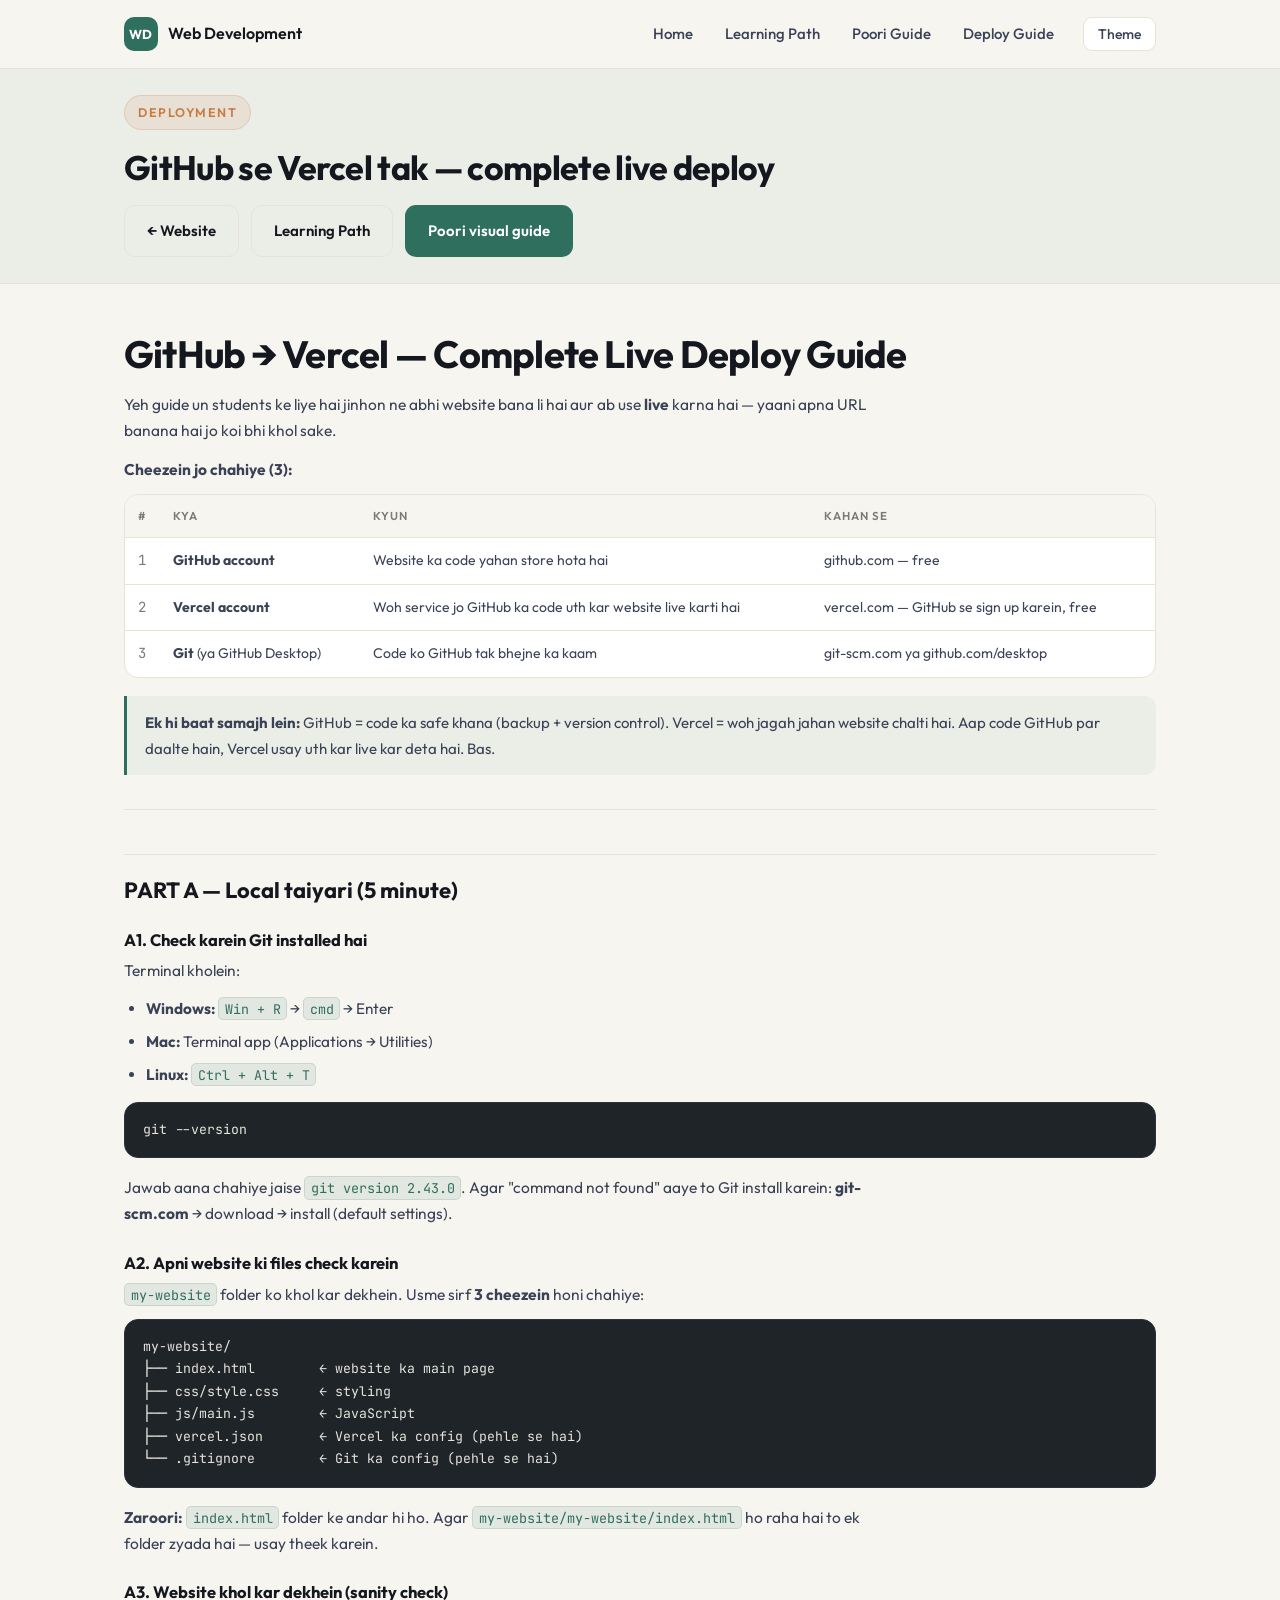
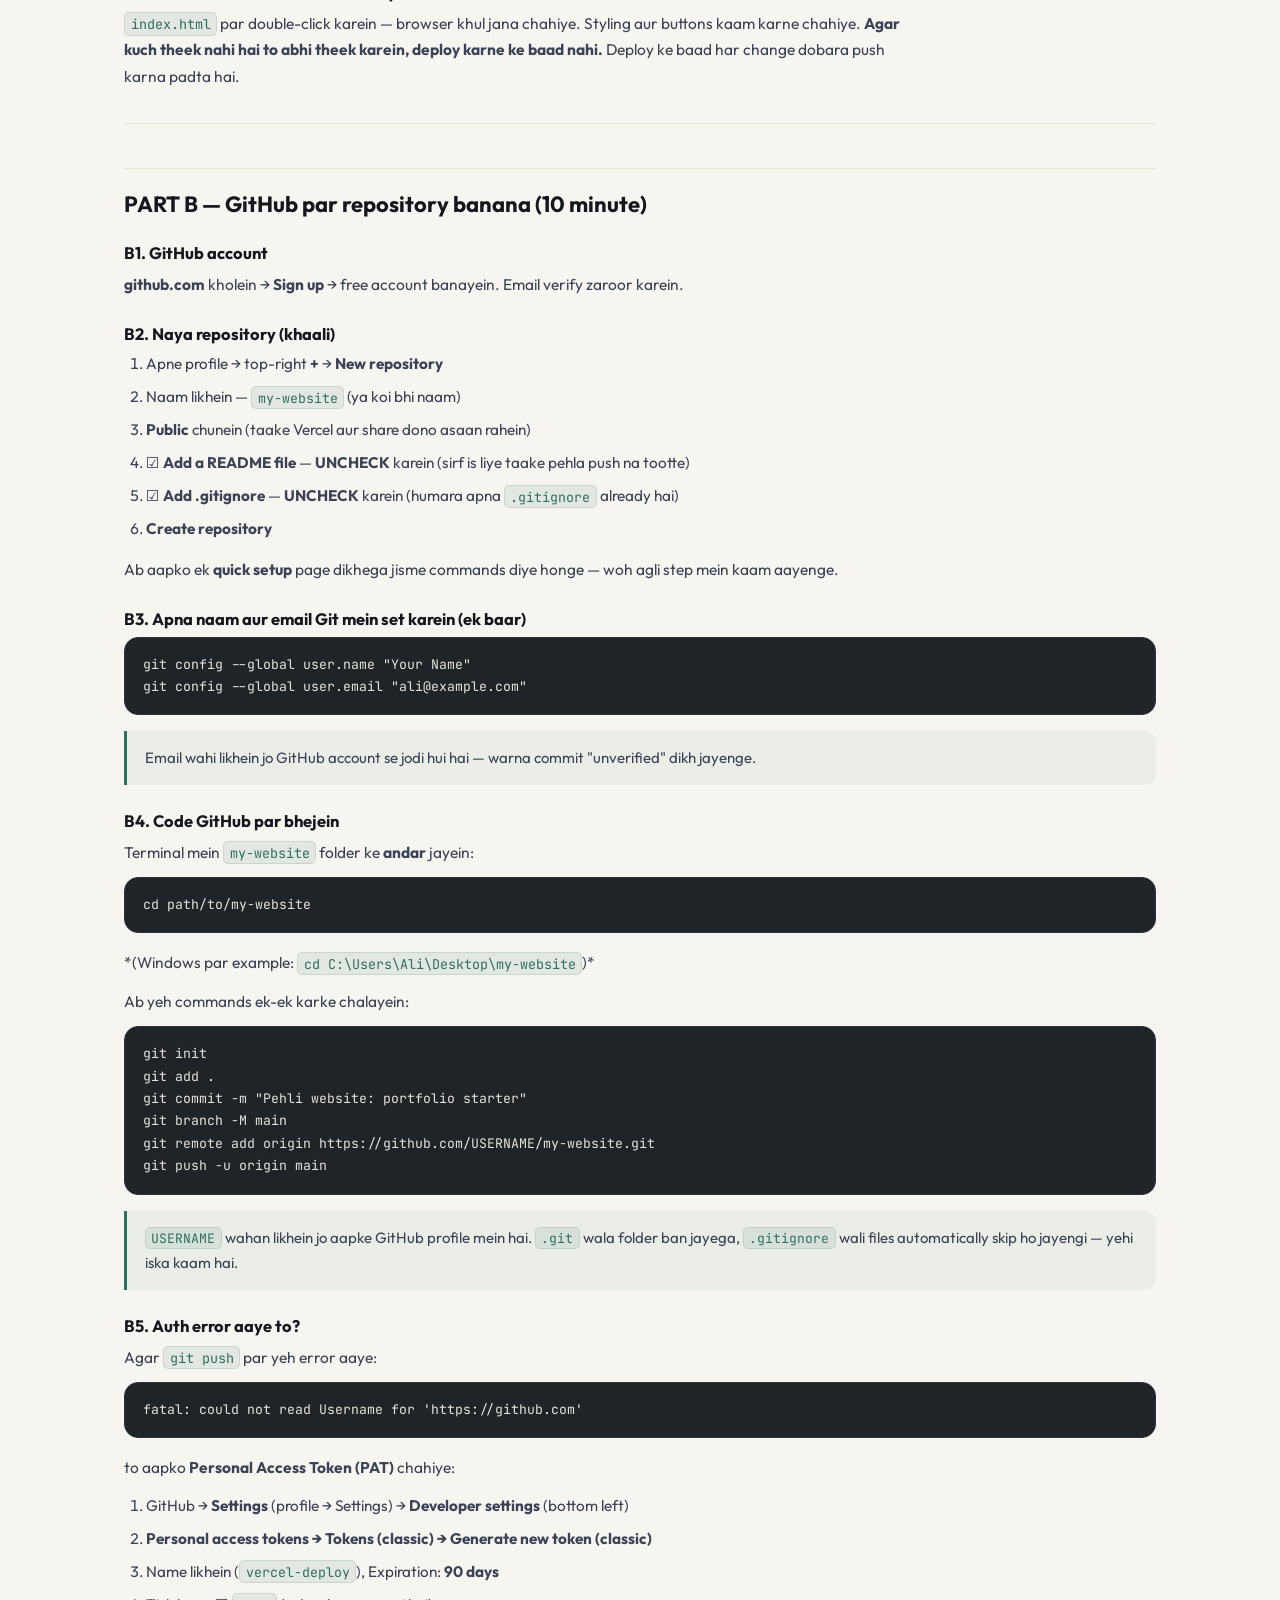
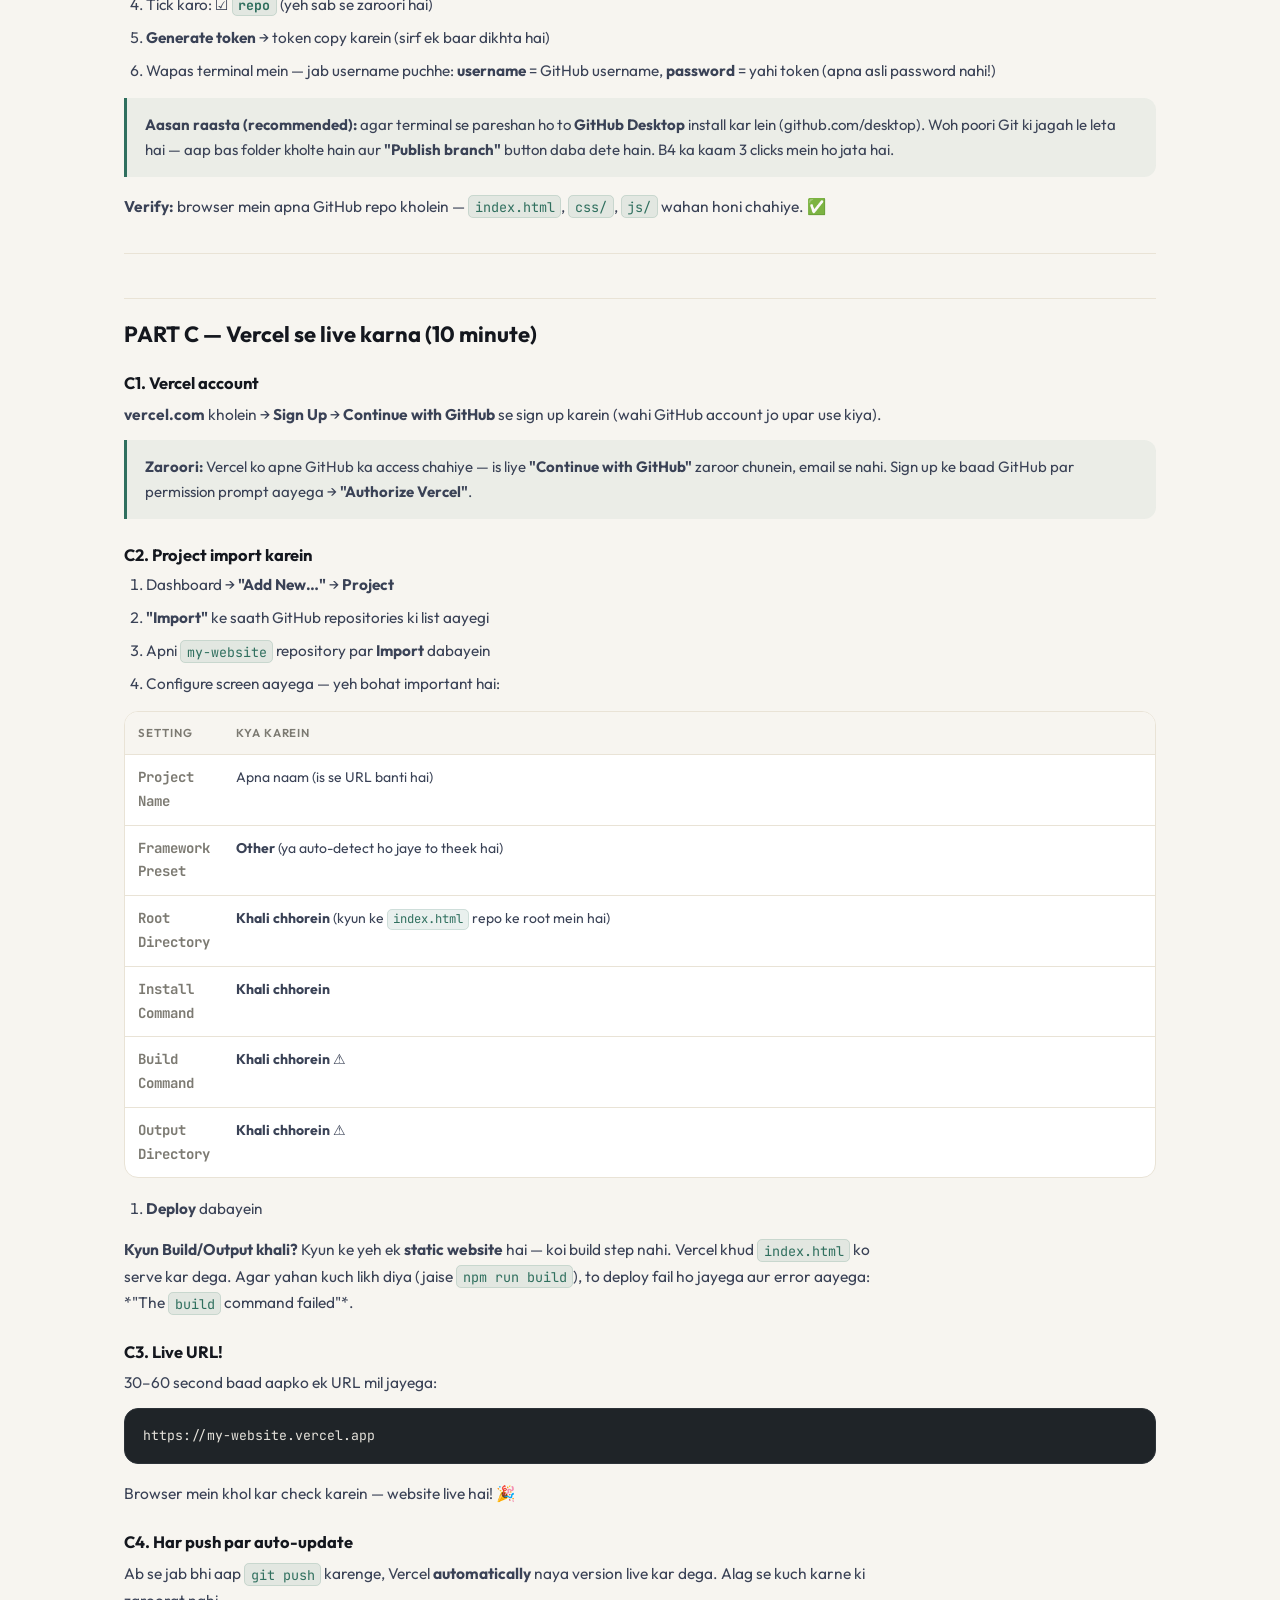
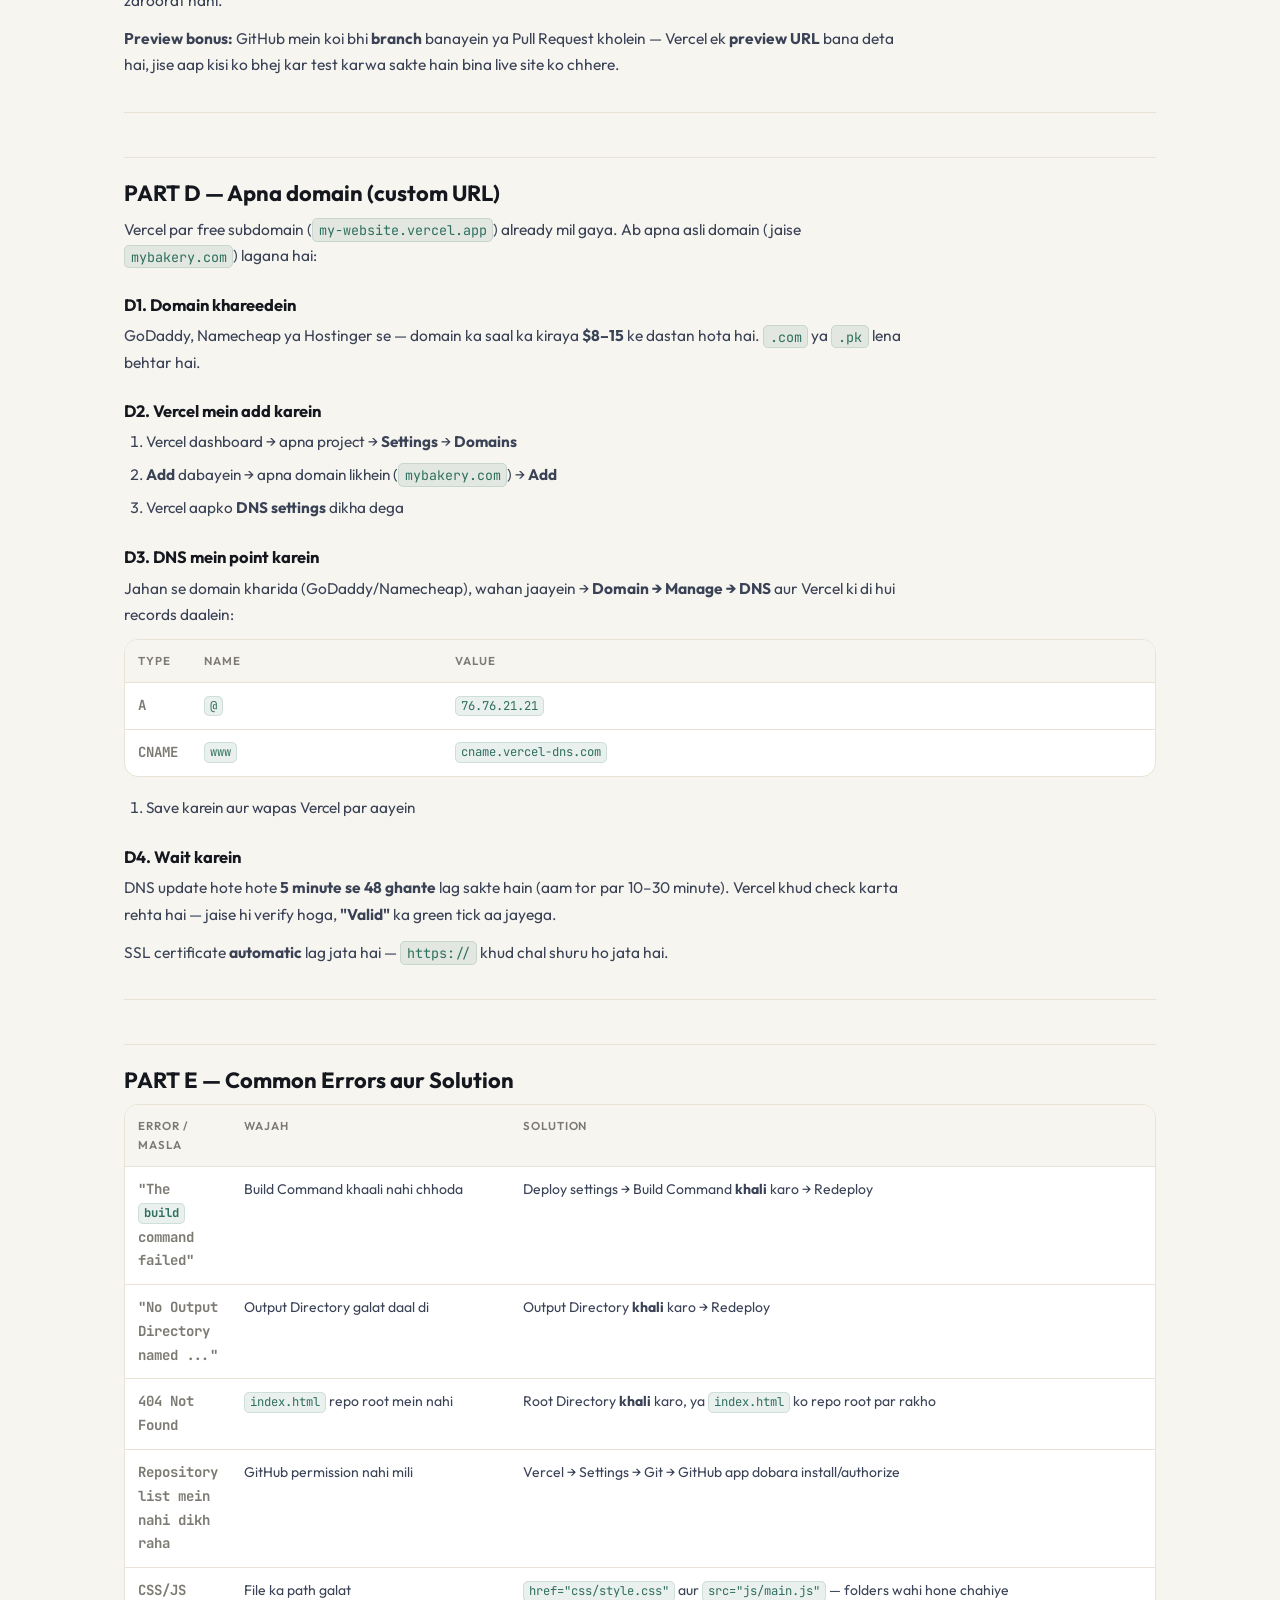
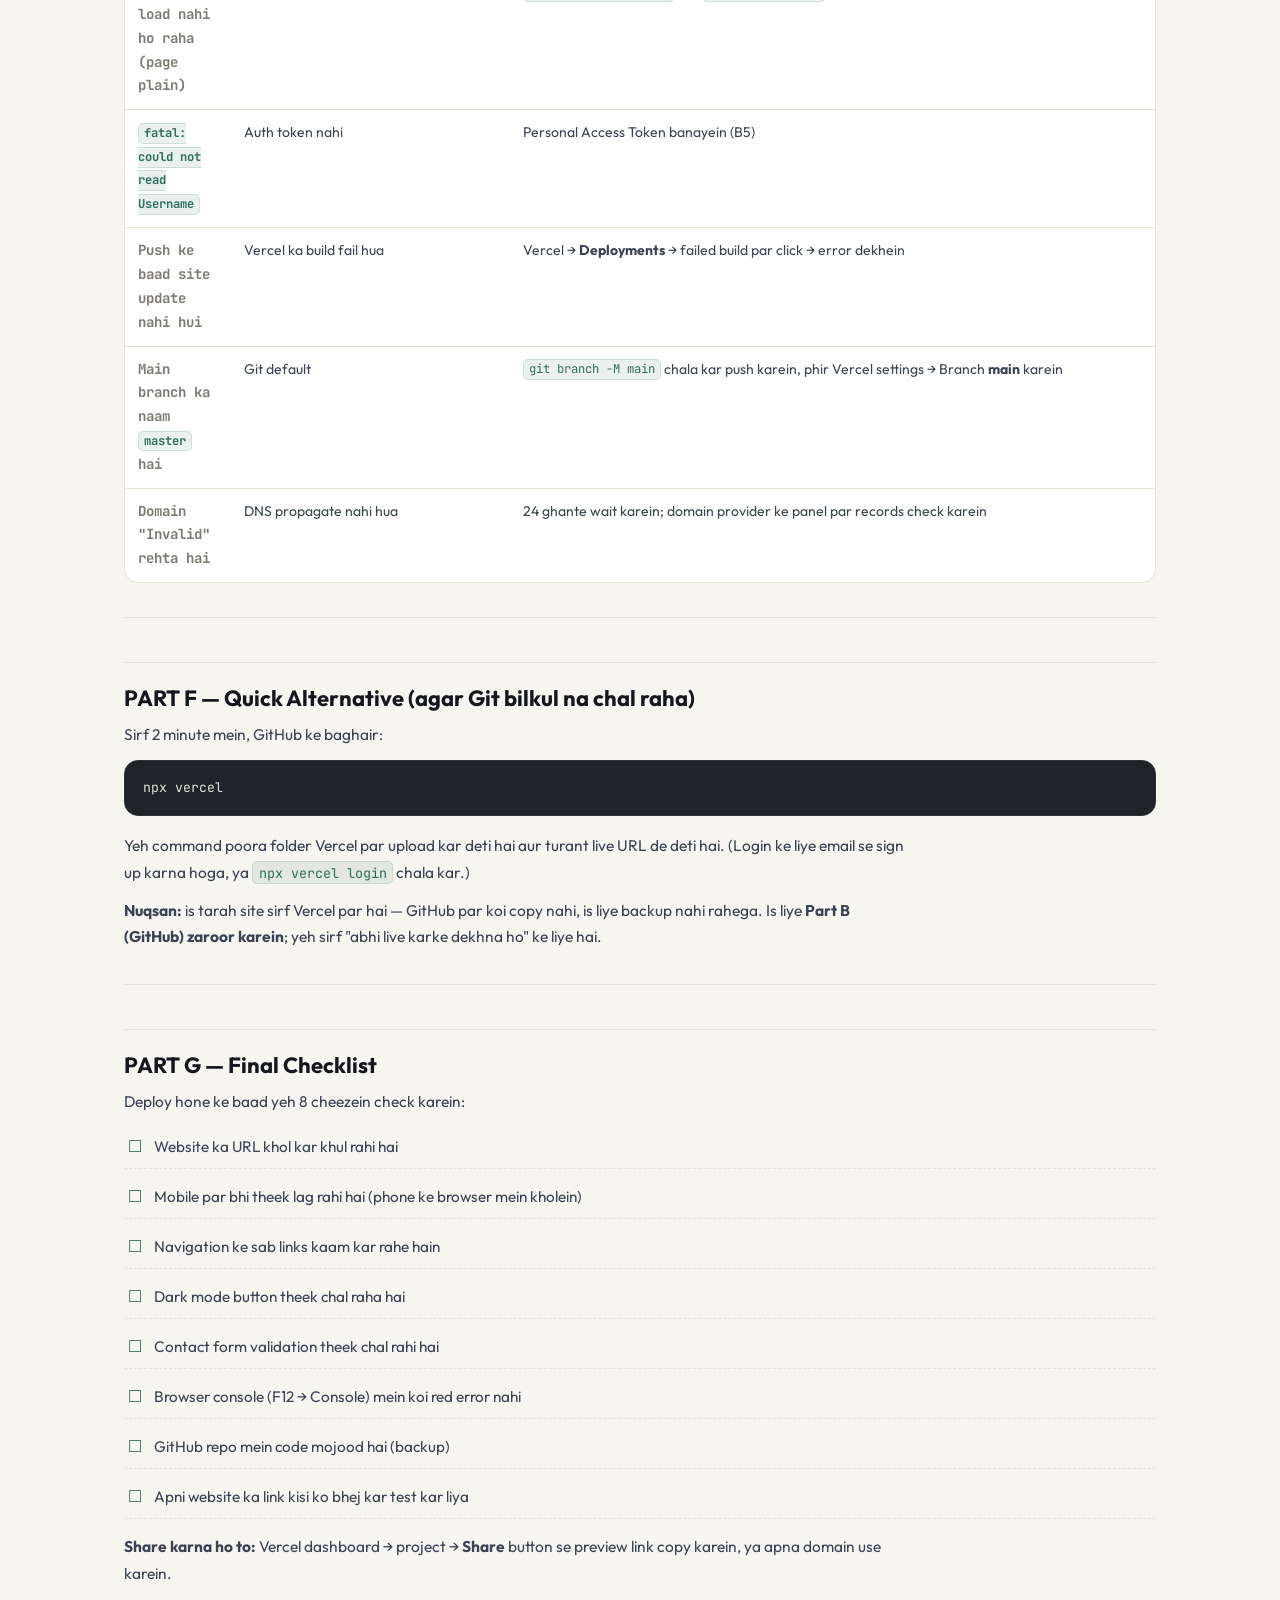
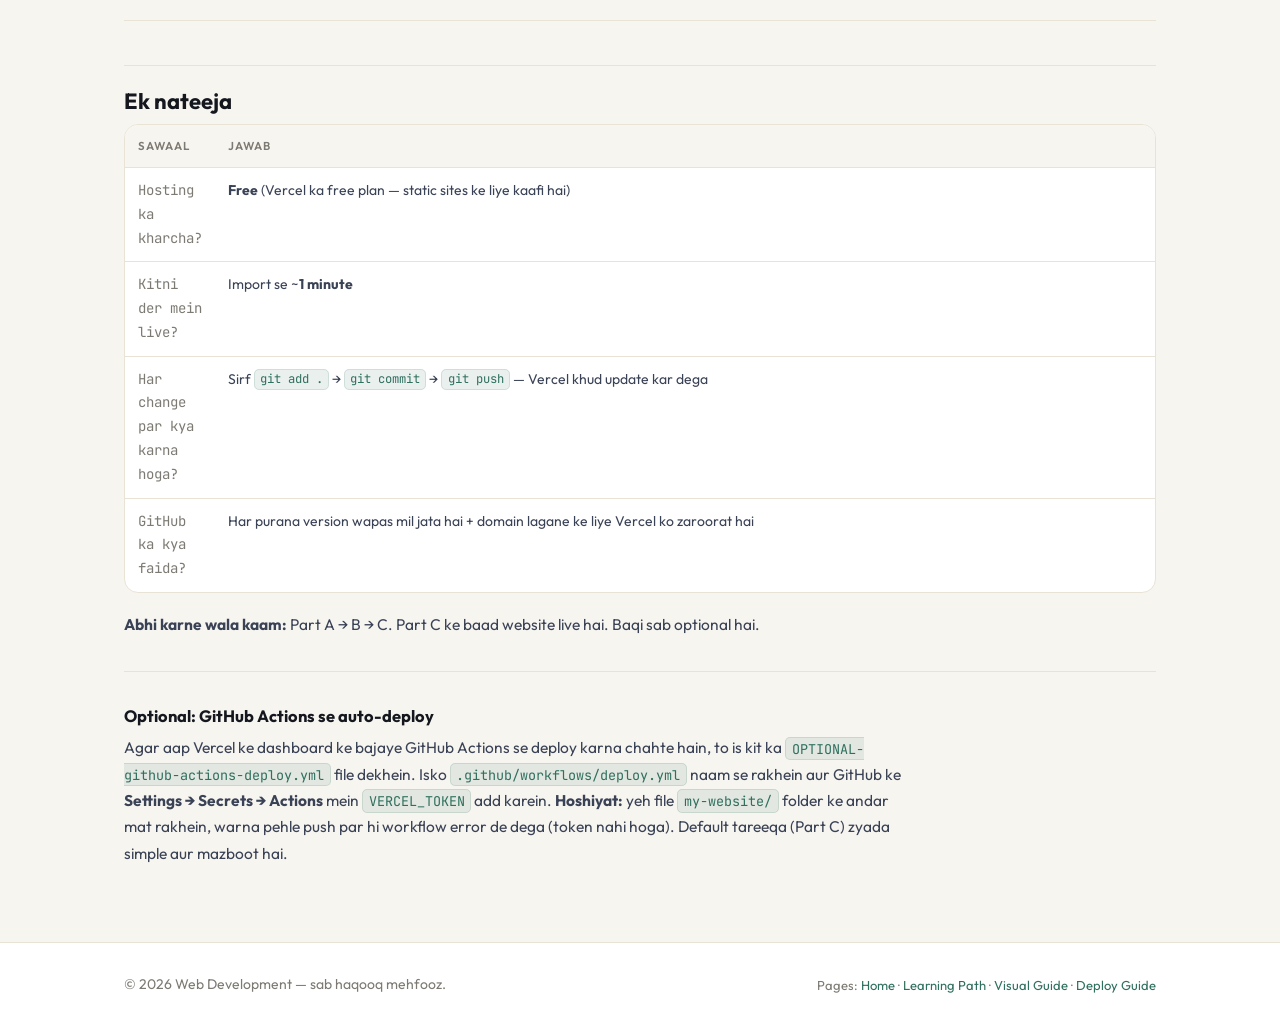
<file: deploy-guide.html>
<!DOCTYPE html>
<html lang="ur" dir="ltr">
<head>
  <meta charset="UTF-8">
  <meta name="viewport" content="width=device-width, initial-scale=1.0">
  <meta name="description" content="GitHub se Vercel tak website live karne ka complete Roman Urdu guide — commands, DNS, common errors aur solutions.">
  <title>Deploy Guide — Web Development (GitHub se Vercel tak)</title>

  <link rel="stylesheet" href="css/style.css">
  <link rel="stylesheet" href="css/learning.css">

  <link rel="preconnect" href="https://fonts.googleapis.com">
  <link rel="preconnect" href="https://fonts.gstatic.com" crossorigin>
  <link href="https://fonts.googleapis.com/css2?family=JetBrains+Mono:wght@400;500&family=Outfit:wght@400;500;600;700&display=swap" rel="stylesheet">

  <style>
    .doc { padding: 48px 0 64px; }
    .doc h1 { font-size: clamp(26px, 4vw, 38px); margin-bottom: 14px; }
    .doc h2 {
      font-size: 22px; margin: 44px 0 10px; padding-top: 22px;
      border-top: 1px solid var(--line);
    }
    .doc h3 { font-size: 16.5px; margin: 26px 0 8px; }
    .doc p { font-size: 15.5px; margin-bottom: 12px; max-width: 78ch; }
    .doc ul, .doc ol { font-size: 15.3px; margin: 0 0 14px; padding-left: 22px; }
    .doc li { margin-bottom: 7px; }
    .doc code {
      background: rgba(47, 111, 94, .1); color: var(--primary);
      padding: .12em .42em; border-radius: 5px; font-size: .87em;
      border: 1px solid rgba(47, 111, 94, .14);
      font-family: "JetBrains Mono", ui-monospace, monospace;
    }
    .doc pre {
      background: var(--code-bg, #1f2428); color: #e6e3dc;
      border-radius: 14px; padding: 16px 18px; overflow-x: auto;
      font-family: "JetBrains Mono", ui-monospace, monospace;
      font-size: 13.2px; line-height: 1.7; margin: 0 0 16px;
      border: 1px solid #2c3238;
    }
    .doc pre code { background: none; border: 0; padding: 0; color: inherit; font-size: inherit; }
    .doc blockquote {
      margin: 0 0 16px; padding: 14px 18px; border-left: 3px solid var(--primary);
      background: rgba(47, 111, 94, .06); border-radius: 0 12px 12px 0;
      font-size: 15px; color: var(--text);
    }
    .doc hr { border: 0; border-top: 1px solid var(--line); margin: 34px 0; }
    .doc .table-scroll { margin: 0 0 18px; }
    .doc .mistake-table td:nth-child(3) { color: var(--text); }
    .doc .check-list { list-style: none; padding-left: 0; }
    .doc .check-list li {
      padding: 8px 0 8px 30px; position: relative;
      border-bottom: 1px dashed var(--line);
    }
    .doc .check-list li::before {
      content: "☐"; position: absolute; left: 4px; top: 7px;
      font-size: 16px; color: var(--primary);
    }
    .doc-top {
      background: rgba(47, 111, 94, .06); border-bottom: 1px solid var(--line);
      padding: 26px 0;
    }
    .doc-top .lp-links { margin-top: 16px; }
    @media (max-width: 620px) { .doc { padding: 34px 0 46px; } }
  </style>
</head>
<body>

  <header class="site-header">
    <div class="container header-inner">
      <a href="index.html" class="logo">
        <span class="logo-mark">WD</span>
        <span class="logo-text">Web Development</span>
      </a>
      <button class="menu-btn" id="menuBtn" aria-label="Menu kholein" aria-expanded="false">
        <span></span><span></span><span></span>
      </button>
      <nav class="nav-links" id="navLinks">
        <a href="index.html">Home</a>
        <a href="learning.html">Learning Path</a>
        <a href="course-guide.html">Poori Guide</a>
        <a href="deploy-guide.html">Deploy Guide</a>
        <button class="theme-btn" id="themeBtn" title="Theme badlein">Theme</button>
      </nav>
    </div>
  </header>

  <div class="doc-top">
    <div class="container">
      <p class="eyebrow">Deployment</p>
      <h1 style="font-size:clamp(24px,3.4vw,34px);margin:0">GitHub se Vercel tak — complete live deploy</h1>
      <div class="lp-links">
        <a href="index.html" class="btn btn-outline">← Website</a>
        <a href="learning.html" class="btn btn-outline">Learning Path</a>
        <a href="course-guide.html" class="btn btn-primary">Poori visual guide</a>
      </div>
    </div>
  </div>

  <main class="doc">
    <div class="container">
<h1>GitHub → Vercel — Complete Live Deploy Guide</h1>
<p>Yeh guide un students ke liye hai jinhon ne abhi website bana li hai aur ab use <strong>live</strong> karna hai — yaani apna URL banana hai jo koi bhi khol sake.</p>
<p><strong>Cheezein jo chahiye (3):</strong></p>
<div class="table-scroll"><table class="mistake-table"><thead><tr><th>#</th><th>Kya</th><th>Kyun</th><th>Kahan se</th></tr></thead><tbody><tr><td>1</td><td><strong>GitHub account</strong></td><td>Website ka code yahan store hota hai</td><td>github.com — free</td></tr><tr><td>2</td><td><strong>Vercel account</strong></td><td>Woh service jo GitHub ka code uth kar website live karti hai</td><td>vercel.com — GitHub se sign up karein, free</td></tr><tr><td>3</td><td><strong>Git</strong> (ya GitHub Desktop)</td><td>Code ko GitHub tak bhejne ka kaam</td><td>git-scm.com ya github.com/desktop</td></tr></tbody></table></div>
<blockquote><strong>Ek hi baat samajh lein:</strong> GitHub = code ka safe khana (backup + version control). Vercel = woh jagah jahan website chalti hai. Aap code GitHub par daalte hain, Vercel usay uth kar live kar deta hai. Bas.</blockquote>
<hr>
<h2>PART A — Local taiyari (5 minute)</h2>
<h3>A1. Check karein Git installed hai</h3>
<p>Terminal kholein:</p>
<ul><li><strong>Windows:</strong> <code>Win + R</code> → <code>cmd</code> → Enter</li><li><strong>Mac:</strong> Terminal app (Applications → Utilities)</li><li><strong>Linux:</strong> <code>Ctrl + Alt + T</code></li></ul>
<pre><code class="lang-bash">git --version</code></pre>
<p>Jawab aana chahiye jaise <code>git version 2.43.0</code>. Agar "command not found" aaye to Git install karein: <strong>git-scm.com</strong> → download → install (default settings).</p>
<h3>A2. Apni website ki files check karein</h3>
<p><code>my-website</code> folder ko khol kar dekhein. Usme sirf <strong>3 cheezein</strong> honi chahiye:</p>
<pre><code class="lang-">my-website/
├── index.html        ← website ka main page
├── css/style.css     ← styling
├── js/main.js        ← JavaScript
├── vercel.json       ← Vercel ka config (pehle se hai)
└── .gitignore        ← Git ka config (pehle se hai)</code></pre>
<p><strong>Zaroori:</strong> <code>index.html</code> folder ke andar hi ho. Agar <code>my-website/my-website/index.html</code> ho raha hai to ek folder zyada hai — usay theek karein.</p>
<h3>A3. Website khol kar dekhein (sanity check)</h3>
<p><code>index.html</code> par double-click karein — browser khul jana chahiye. Styling aur buttons kaam karne chahiye. <strong>Agar kuch theek nahi hai to abhi theek karein, deploy karne ke baad nahi.</strong> Deploy ke baad har change dobara push karna padta hai.</p>
<hr>
<h2>PART B — GitHub par repository banana (10 minute)</h2>
<h3>B1. GitHub account</h3>
<p><strong>github.com</strong> kholein → <strong>Sign up</strong> → free account banayein. Email verify zaroor karein.</p>
<h3>B2. Naya repository (khaali)</h3>
<ol><li>Apne profile → top-right <strong>+</strong> → <strong>New repository</strong></li><li>Naam likhein — <code>my-website</code> (ya koi bhi naam)</li><li><strong>Public</strong> chunein (taake Vercel aur share dono asaan rahein)</li><li>☑️ <strong>Add a README file</strong> — <strong>UNCHECK</strong> karein (sirf is liye taake pehla push na tootte)</li><li>☑️ <strong>Add .gitignore</strong> — <strong>UNCHECK</strong> karein (humara apna <code>.gitignore</code> already hai)</li><li><strong>Create repository</strong></li></ol>
<p>Ab aapko ek <strong>quick setup</strong> page dikhega jisme commands diye honge — woh agli step mein kaam aayenge.</p>
<h3>B3. Apna naam aur email Git mein set karein (ek baar)</h3>
<pre><code class="lang-bash">git config --global user.name &quot;Your Name&quot;
git config --global user.email &quot;ali@example.com&quot;</code></pre>
<blockquote>Email wahi likhein jo GitHub account se jodi hui hai — warna commit "unverified" dikh jayenge.</blockquote>
<h3>B4. Code GitHub par bhejein</h3>
<p>Terminal mein <code>my-website</code> folder ke <strong>andar</strong> jayein:</p>
<pre><code class="lang-bash">cd path/to/my-website</code></pre>
<p>*(Windows par example: <code>cd C:\Users\Ali\Desktop\my-website</code>)*</p>
<p>Ab yeh commands ek-ek karke chalayein:</p>
<pre><code class="lang-bash">git init
git add .
git commit -m &quot;Pehli website: portfolio starter&quot;
git branch -M main
git remote add origin https://github.com/USERNAME/my-website.git
git push -u origin main</code></pre>
<blockquote><code>USERNAME</code> wahan likhein jo aapke GitHub profile mein hai. <code>.git</code> wala folder ban jayega, <code>.gitignore</code> wali files automatically skip ho jayengi — yehi iska kaam hai.</blockquote>
<h3>B5. Auth error aaye to?</h3>
<p>Agar <code>git push</code> par yeh error aaye:</p>
<pre><code class="lang-">fatal: could not read Username for &#x27;https://github.com&#x27;</code></pre>
<p>to aapko <strong>Personal Access Token (PAT)</strong> chahiye:</p>
<ol><li>GitHub → <strong>Settings</strong> (profile → Settings) → <strong>Developer settings</strong> (bottom left)</li><li><strong>Personal access tokens → Tokens (classic) → Generate new token (classic)</strong></li><li>Name likhein (<code>vercel-deploy</code>), Expiration: <strong>90 days</strong></li><li>Tick karo: ☑️ <strong><code>repo</code></strong> (yeh sab se zaroori hai)</li><li><strong>Generate token</strong> → token copy karein (sirf ek baar dikhta hai)</li><li>Wapas terminal mein — jab username puchhe: <strong>username</strong> = GitHub username, <strong>password</strong> = yahi token (apna asli password nahi!)</li></ol>
<blockquote><strong>Aasan raasta (recommended):</strong> agar terminal se pareshan ho to <strong>GitHub Desktop</strong> install kar lein (github.com/desktop). Woh poori Git ki jagah le leta hai — aap bas folder kholte hain aur <strong>"Publish branch"</strong> button daba dete hain. B4 ka kaam 3 clicks mein ho jata hai.</blockquote>
<p><strong>Verify:</strong> browser mein apna GitHub repo kholein — <code>index.html</code>, <code>css/</code>, <code>js/</code> wahan honi chahiye. ✅</p>
<hr>
<h2>PART C — Vercel se live karna (10 minute)</h2>
<h3>C1. Vercel account</h3>
<p><strong>vercel.com</strong> kholein → <strong>Sign Up</strong> → <strong>Continue with GitHub</strong> se sign up karein (wahi GitHub account jo upar use kiya).</p>
<blockquote><strong>Zaroori:</strong> Vercel ko apne GitHub ka access chahiye — is liye <strong>"Continue with GitHub"</strong> zaroor chunein, email se nahi. Sign up ke baad GitHub par permission prompt aayega → <strong>"Authorize Vercel"</strong>.</blockquote>
<h3>C2. Project import karein</h3>
<ol><li>Dashboard → <strong>"Add New…"</strong> → <strong>Project</strong></li><li><strong>"Import"</strong> ke saath GitHub repositories ki list aayegi</li><li>Apni <code>my-website</code> repository par <strong>Import</strong> dabayein</li><li>Configure screen aayega — yeh bohat important hai:</li></ol>
<div class="table-scroll"><table class="mistake-table"><thead><tr><th>Setting</th><th>Kya karein</th></tr></thead><tbody><tr><td><strong>Project Name</strong></td><td>Apna naam (is se URL banti hai)</td></tr><tr><td><strong>Framework Preset</strong></td><td><strong>Other</strong> (ya auto-detect ho jaye to theek hai)</td></tr><tr><td><strong>Root Directory</strong></td><td><strong>Khali chhorein</strong> (kyun ke <code>index.html</code> repo ke root mein hai)</td></tr><tr><td><strong>Install Command</strong></td><td><strong>Khali chhorein</strong></td></tr><tr><td><strong>Build Command</strong></td><td><strong>Khali chhorein</strong> ⚠️</td></tr><tr><td><strong>Output Directory</strong></td><td><strong>Khali chhorein</strong> ⚠️</td></tr></tbody></table></div>
<ol><li><strong>Deploy</strong> dabayein</li></ol>
<p><strong>Kyun Build/Output khali?</strong> Kyun ke yeh ek <strong>static website</strong> hai — koi build step nahi. Vercel khud <code>index.html</code> ko serve kar dega. Agar yahan kuch likh diya (jaise <code>npm run build</code>), to deploy fail ho jayega aur error aayega: *"The <code>build</code> command failed"*.</p>
<h3>C3. Live URL!</h3>
<p>30–60 second baad aapko ek URL mil jayega:</p>
<pre><code class="lang-">https://my-website.vercel.app</code></pre>
<p>Browser mein khol kar check karein — website live hai! 🎉</p>
<h3>C4. Har push par auto-update</h3>
<p>Ab se jab bhi aap <code>git push</code> karenge, Vercel <strong>automatically</strong> naya version live kar dega. Alag se kuch karne ki zaroorat nahi.</p>
<p><strong>Preview bonus:</strong> GitHub mein koi bhi <strong>branch</strong> banayein ya Pull Request kholein — Vercel ek <strong>preview URL</strong> bana deta hai, jise aap kisi ko bhej kar test karwa sakte hain bina live site ko chhere.</p>
<hr>
<h2>PART D — Apna domain (custom URL)</h2>
<p>Vercel par free subdomain (<code>my-website.vercel.app</code>) already mil gaya. Ab apna asli domain (jaise <code>mybakery.com</code>) lagana hai:</p>
<h3>D1. Domain khareedein</h3>
<p>GoDaddy, Namecheap ya Hostinger se — domain ka saal ka kiraya <strong>$8–15</strong> ke dastan hota hai. <code>.com</code> ya <code>.pk</code> lena behtar hai.</p>
<h3>D2. Vercel mein add karein</h3>
<ol><li>Vercel dashboard → apna project → <strong>Settings</strong> → <strong>Domains</strong></li><li><strong>Add</strong> dabayein → apna domain likhein (<code>mybakery.com</code>) → <strong>Add</strong></li><li>Vercel aapko <strong>DNS settings</strong> dikha dega</li></ol>
<h3>D3. DNS mein point karein</h3>
<p>Jahan se domain kharida (GoDaddy/Namecheap), wahan jaayein → <strong>Domain → Manage → DNS</strong> aur Vercel ki di hui records daalein:</p>
<div class="table-scroll"><table class="mistake-table"><thead><tr><th>Type</th><th>Name</th><th>Value</th></tr></thead><tbody><tr><td><strong>A</strong></td><td><code>@</code></td><td><code>76.76.21.21</code></td></tr><tr><td><strong>CNAME</strong></td><td><code>www</code></td><td><code>cname.vercel-dns.com</code></td></tr></tbody></table></div>
<ol><li>Save karein aur wapas Vercel par aayein</li></ol>
<h3>D4. Wait karein</h3>
<p>DNS update hote hote <strong>5 minute se 48 ghante</strong> lag sakte hain (aam tor par 10–30 minute). Vercel khud check karta rehta hai — jaise hi verify hoga, <strong>"Valid"</strong> ka green tick aa jayega.</p>
<p>SSL certificate <strong>automatic</strong> lag jata hai — <code>https://</code> khud chal shuru ho jata hai.</p>
<hr>
<h2>PART E — Common Errors aur Solution</h2>
<div class="table-scroll"><table class="mistake-table"><thead><tr><th>Error / Masla</th><th>Wajah</th><th>Solution</th></tr></thead><tbody><tr><td><strong>"The <code>build</code> command failed"</strong></td><td>Build Command khaali nahi chhoda</td><td>Deploy settings → Build Command <strong>khali</strong> karo → Redeploy</td></tr><tr><td><strong>"No Output Directory named ..."</strong></td><td>Output Directory galat daal di</td><td>Output Directory <strong>khali</strong> karo → Redeploy</td></tr><tr><td><strong>404 Not Found</strong></td><td><code>index.html</code> repo root mein nahi</td><td>Root Directory <strong>khali</strong> karo, ya <code>index.html</code> ko repo root par rakho</td></tr><tr><td><strong>Repository list mein nahi dikh raha</strong></td><td>GitHub permission nahi mili</td><td>Vercel → Settings → Git → GitHub app dobara install/authorize</td></tr><tr><td><strong>CSS/JS load nahi ho raha (page plain)</strong></td><td>File ka path galat</td><td><code>href="css/style.css"</code> aur <code>src="js/main.js"</code> — folders wahi hone chahiye</td></tr><tr><td><strong><code>fatal: could not read Username</code></strong></td><td>Auth token nahi</td><td>Personal Access Token banayein (B5)</td></tr><tr><td><strong>Push ke baad site update nahi hui</strong></td><td>Vercel ka build fail hua</td><td>Vercel → <strong>Deployments</strong> → failed build par click → error dekhein</td></tr><tr><td><strong>Main branch ka naam <code>master</code> hai</strong></td><td>Git default</td><td><code>git branch -M main</code> chala kar push karein, phir Vercel settings → Branch <strong>main</strong> karein</td></tr><tr><td><strong>Domain "Invalid" rehta hai</strong></td><td>DNS propagate nahi hua</td><td>24 ghante wait karein; domain provider ke panel par records check karein</td></tr></tbody></table></div>
<hr>
<h2>PART F — Quick Alternative (agar Git bilkul na chal raha)</h2>
<p>Sirf 2 minute mein, GitHub ke baghair:</p>
<pre><code class="lang-bash">npx vercel</code></pre>
<p>Yeh command poora folder Vercel par upload kar deti hai aur turant live URL de deti hai. (Login ke liye email se sign up karna hoga, ya <code>npx vercel login</code> chala kar.)</p>
<p><strong>Nuqsan:</strong> is tarah site sirf Vercel par hai — GitHub par koi copy nahi, is liye backup nahi rahega. Is liye <strong>Part B (GitHub) zaroor karein</strong>; yeh sirf "abhi live karke dekhna ho" ke liye hai.</p>
<hr>
<h2>PART G — Final Checklist</h2>
<p>Deploy hone ke baad yeh 8 cheezein check karein:</p>
<ul class="check-list"><li> Website ka URL khol kar khul rahi hai</li><li> Mobile par bhi theek lag rahi hai (phone ke browser mein kholein)</li><li> Navigation ke sab links kaam kar rahe hain</li><li> Dark mode button theek chal raha hai</li><li> Contact form validation theek chal rahi hai</li><li> Browser console (F12 → Console) mein koi red error nahi</li><li> GitHub repo mein code mojood hai (backup)</li><li> Apni website ka link kisi ko bhej kar test kar liya</li></ul>
<p><strong>Share karna ho to:</strong> Vercel dashboard → project → <strong>Share</strong> button se preview link copy karein, ya apna domain use karein.</p>
<hr>
<h2>Ek nateeja</h2>
<div class="table-scroll"><table class="mistake-table"><thead><tr><th>Sawaal</th><th>Jawab</th></tr></thead><tbody><tr><td>Hosting ka kharcha?</td><td><strong>Free</strong> (Vercel ka free plan — static sites ke liye kaafi hai)</td></tr><tr><td>Kitni der mein live?</td><td>Import se ~<strong>1 minute</strong></td></tr><tr><td>Har change par kya karna hoga?</td><td>Sirf <code>git add .</code> → <code>git commit</code> → <code>git push</code> — Vercel khud update kar dega</td></tr><tr><td>GitHub ka kya faida?</td><td>Har purana version wapas mil jata hai + domain lagane ke liye Vercel ko zaroorat hai</td></tr></tbody></table></div>
<p><strong>Abhi karne wala kaam:</strong> Part A → B → C. Part C ke baad website live hai. Baqi sab optional hai.</p>
<hr>
<h3>Optional: GitHub Actions se auto-deploy</h3>
<p>Agar aap Vercel ke dashboard ke bajaye GitHub Actions se deploy karna chahte hain, to is kit ka <code>OPTIONAL-github-actions-deploy.yml</code> file dekhein. Isko <code>.github/workflows/deploy.yml</code> naam se rakhein aur GitHub ke <strong>Settings → Secrets → Actions</strong> mein <code>VERCEL_TOKEN</code> add karein. <strong>Hoshiyat:</strong> yeh file <code>my-website/</code> folder ke andar mat rakhein, warna pehle push par hi workflow error de dega (token nahi hoga). Default tareeqa (Part C) zyada simple aur mazboot hai.</p>
    </div>
  </main>

  <footer class="site-footer">
    <div class="container footer-inner">
      <p>&copy; <span id="year"></span> Web Development — sab haqooq mehfooz.</p>
      <p class="footer-note">
        Pages: <a href="index.html">Home</a> · <a href="learning.html">Learning Path</a> ·
        <a href="course-guide.html">Visual Guide</a> · <a href="deploy-guide.html">Deploy Guide</a>
      </p>
    </div>
  </footer>

  <script src="js/main.js"></script>
</body>
</html>
</file>
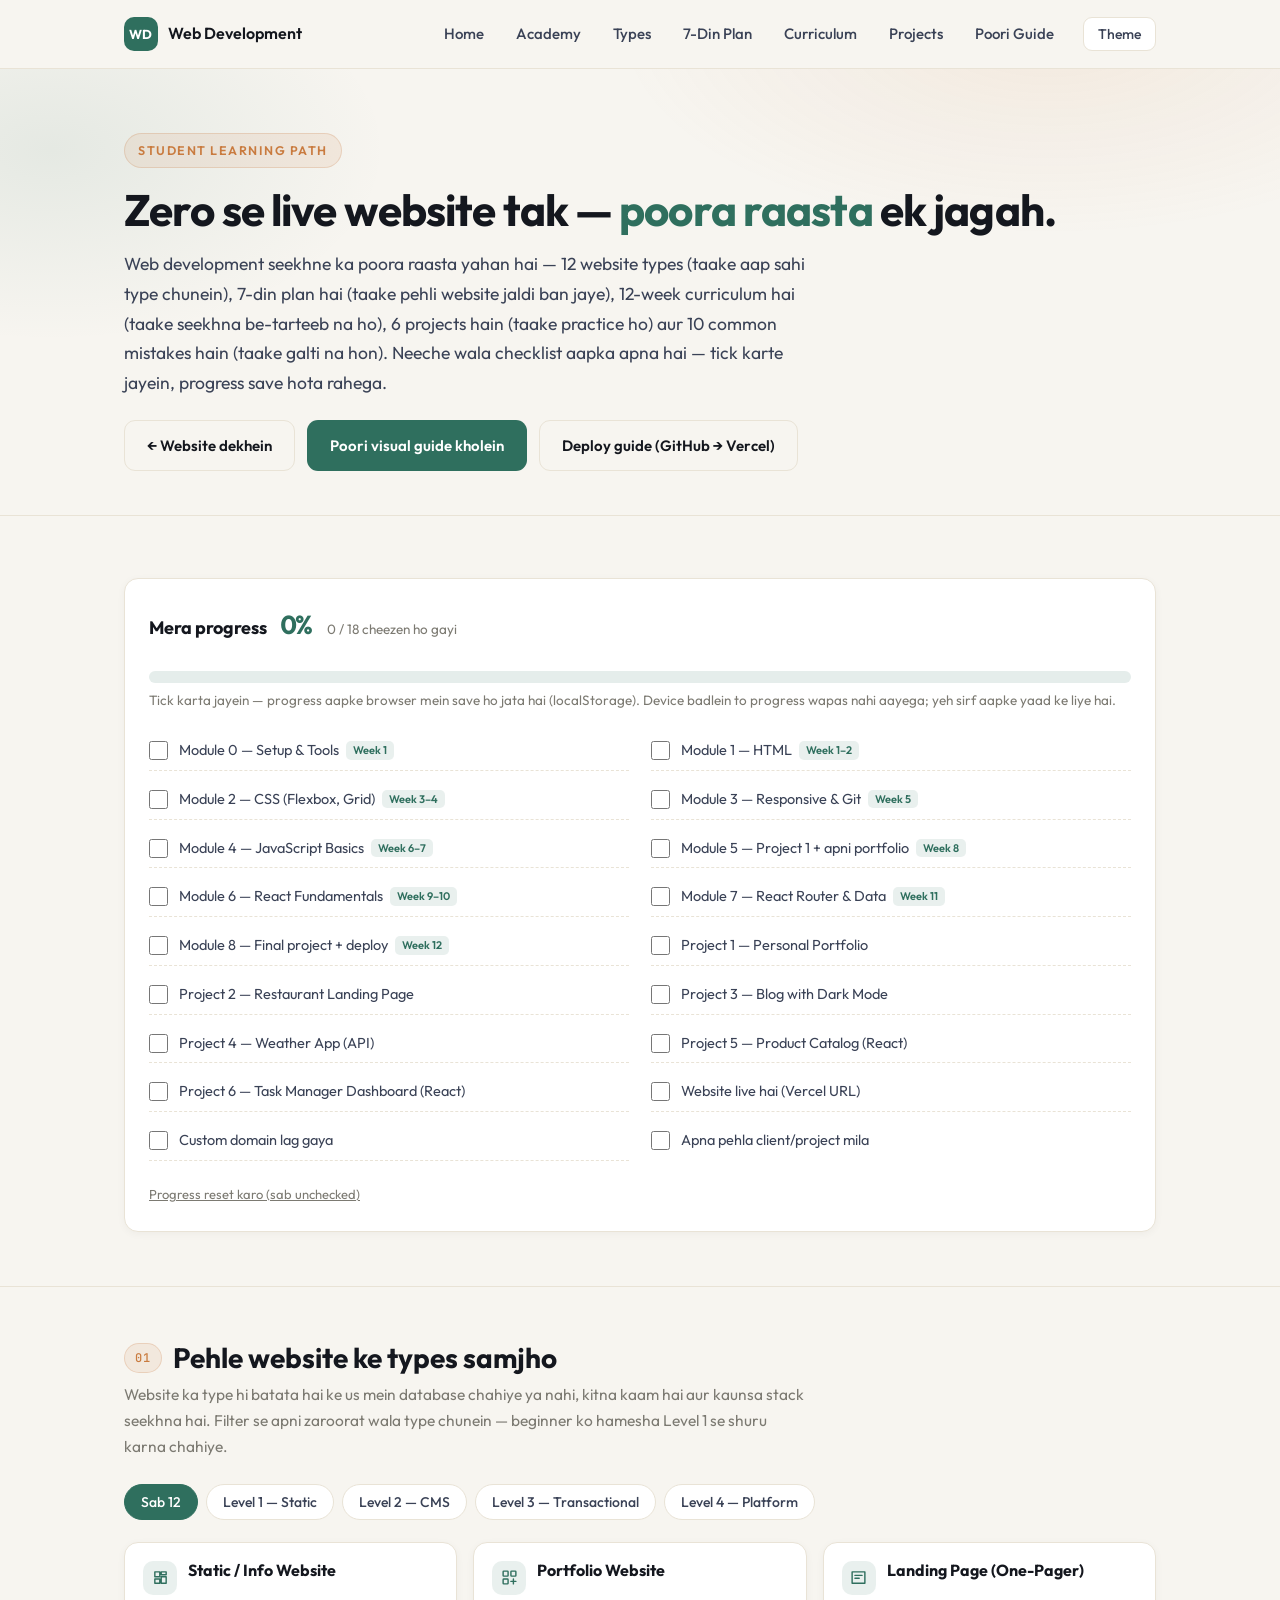
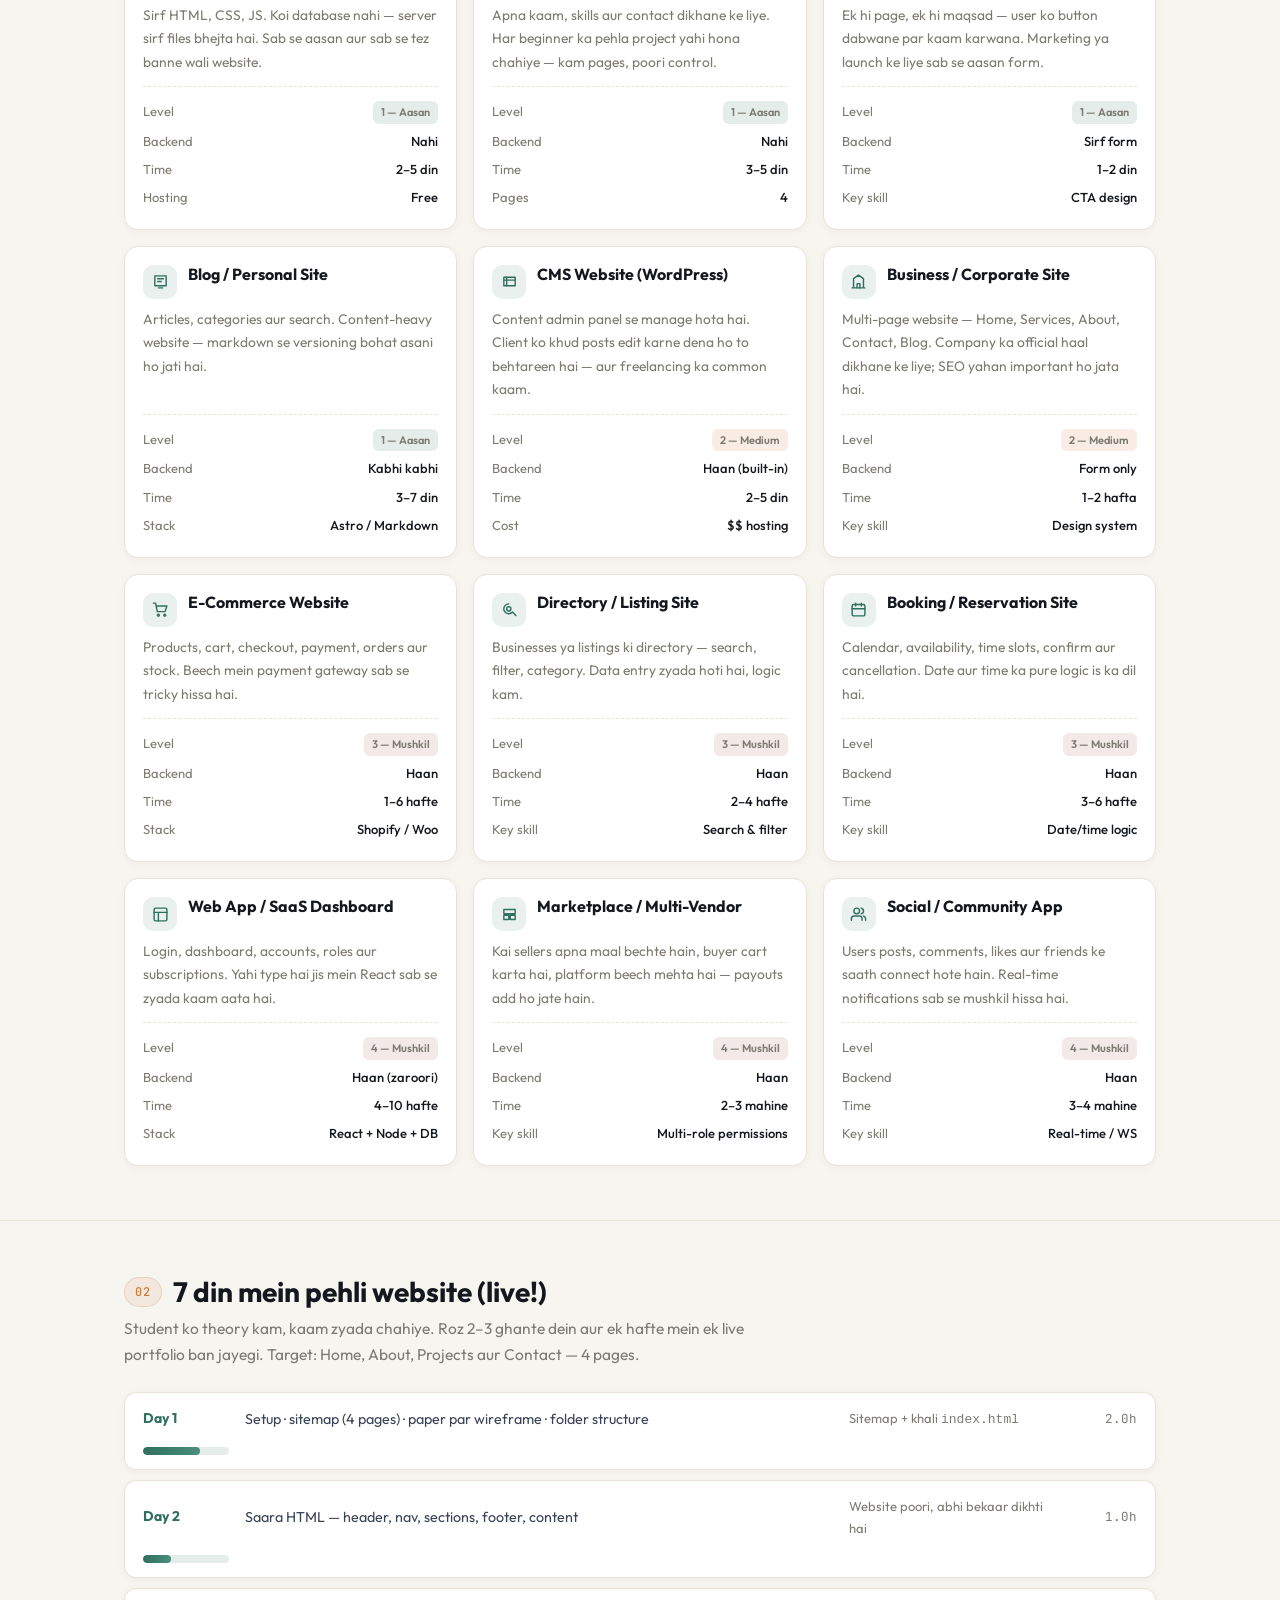
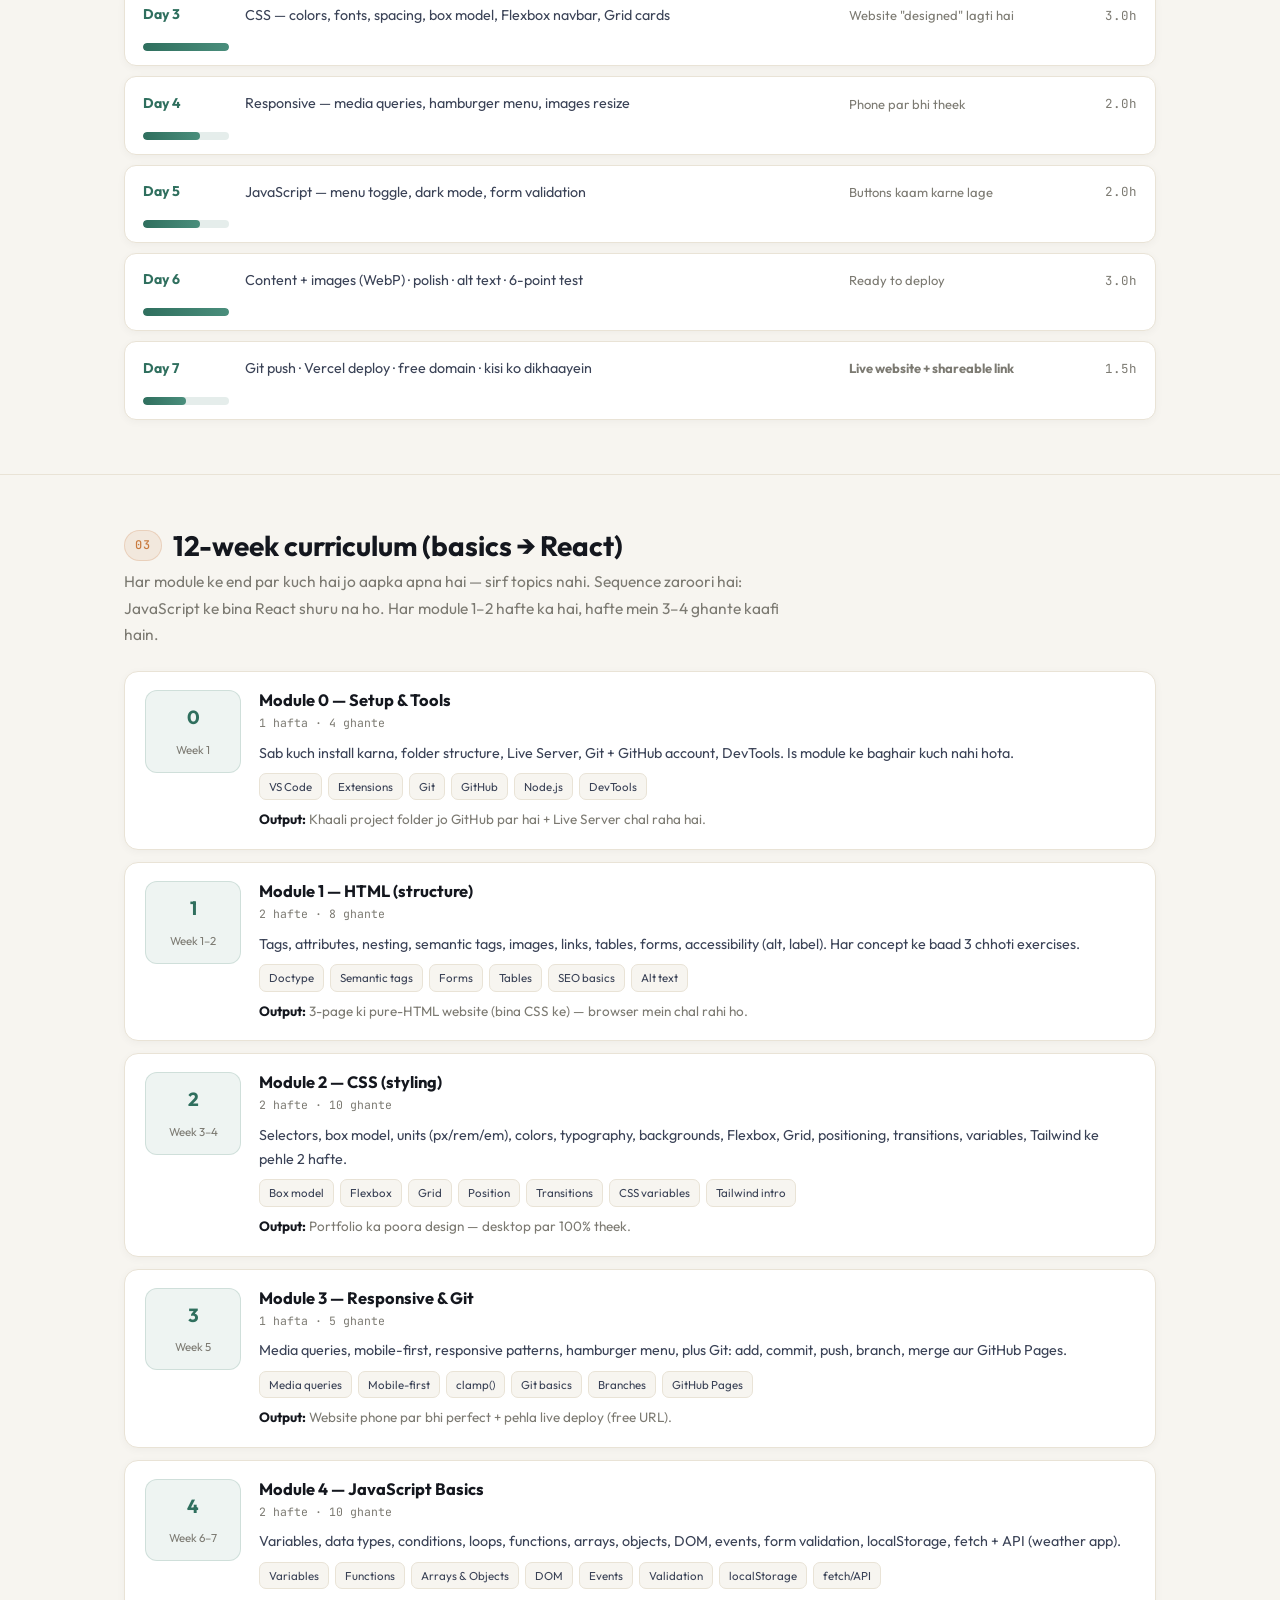
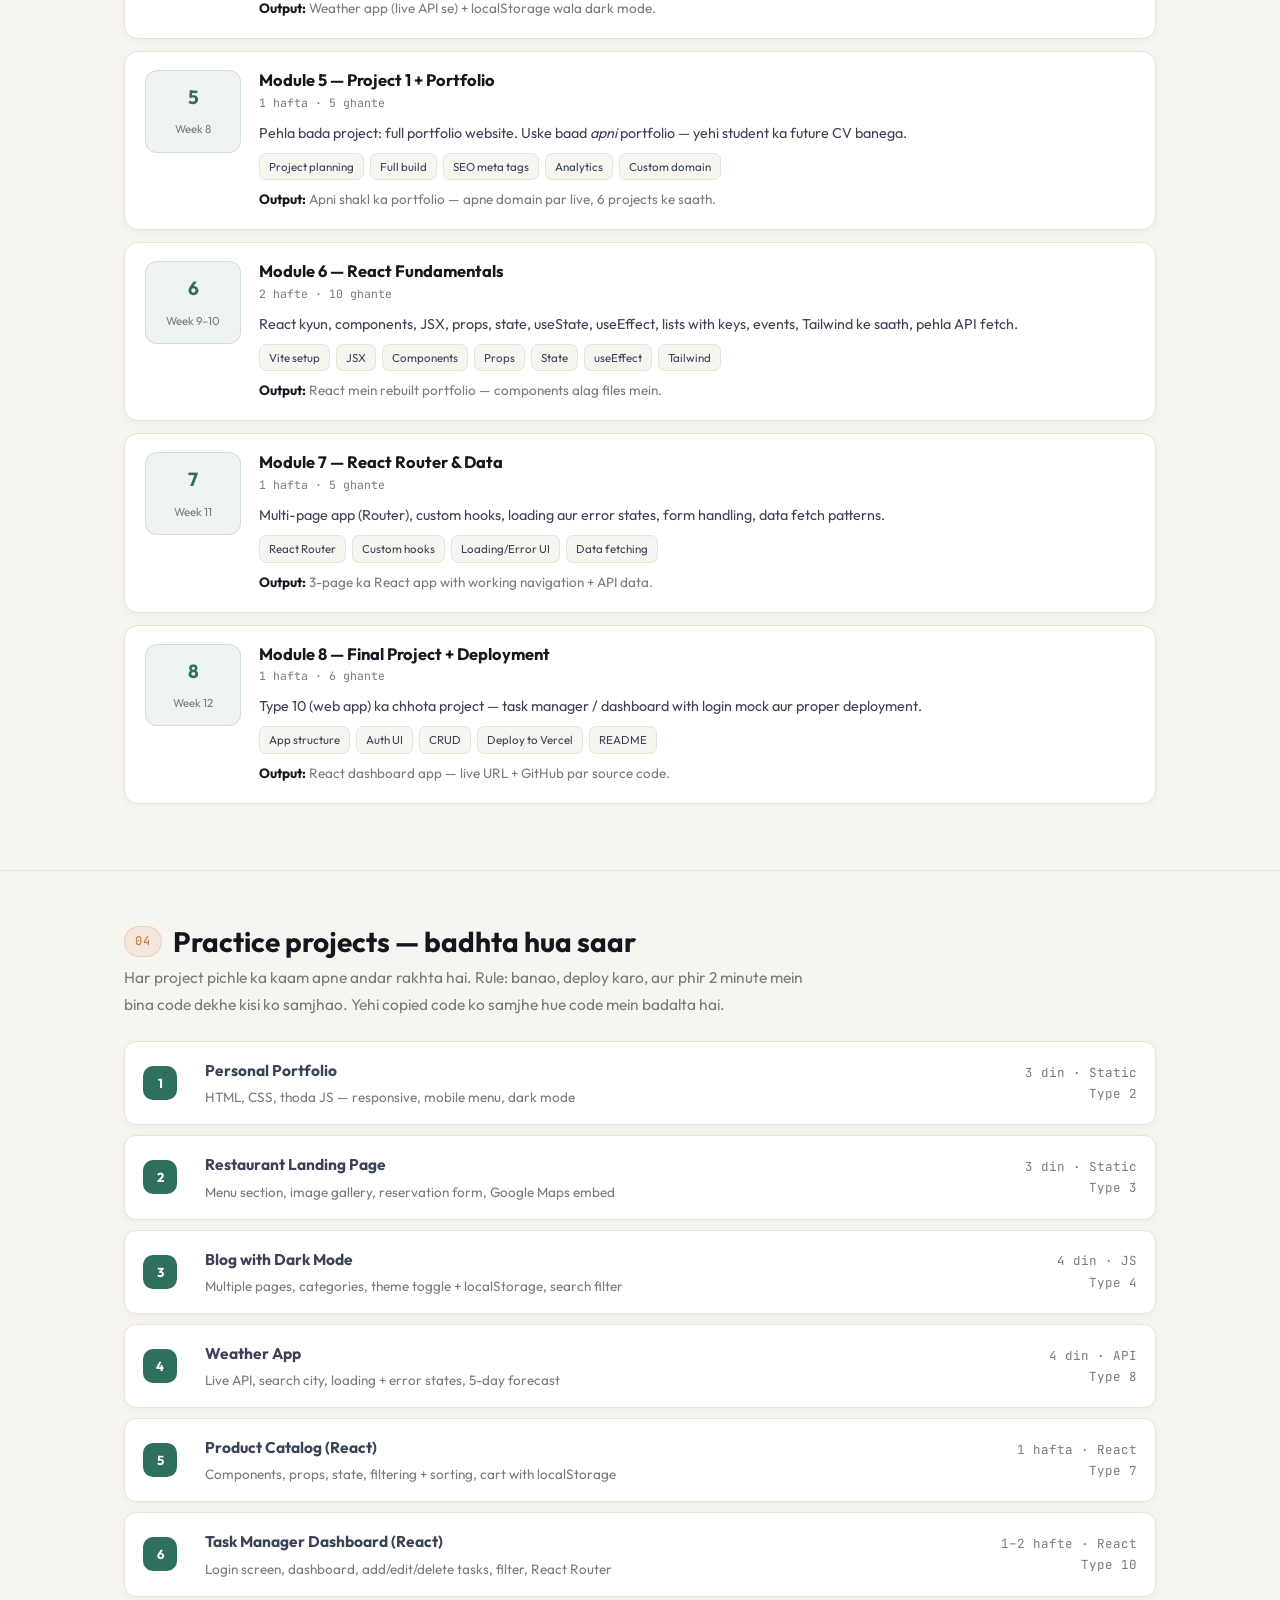
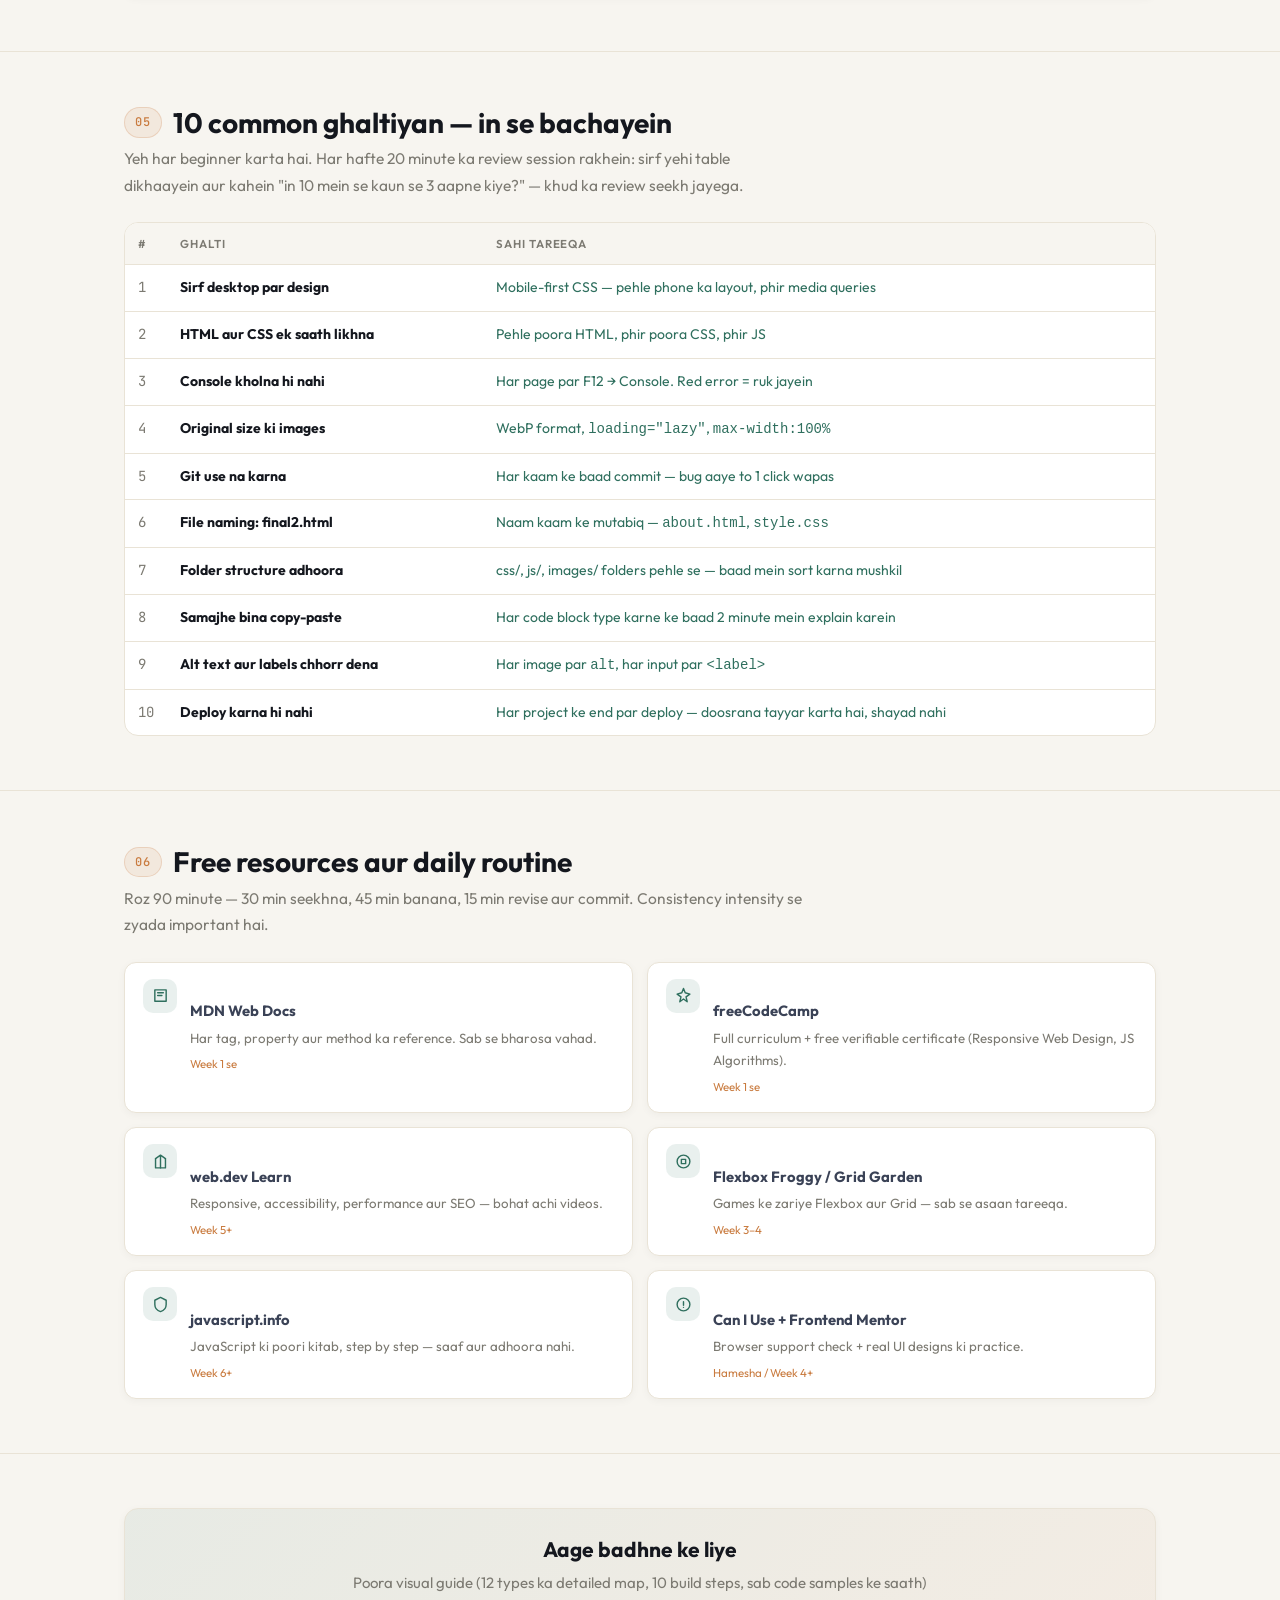
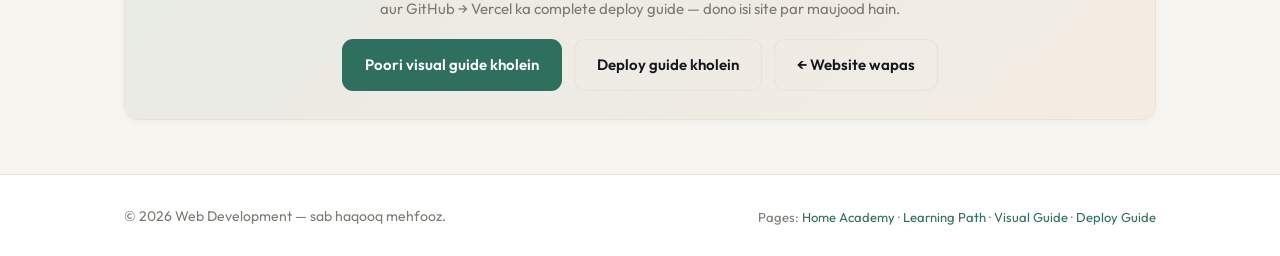
<file: learning.html>
<!DOCTYPE html>
<html lang="ur" dir="ltr">
<head>
  <meta charset="UTF-8">
  <meta name="viewport" content="width=device-width, initial-scale=1.0">
  <meta name="description" content="Website banane ka complete learning path — 12 website types, 7-din plan, 12-week curriculum, 6 projects, common mistakes aur free resources. Progress apna track karo.">
  <title>Learning Path — Web Development Ka Poora Raasta</title>

  <link rel="stylesheet" href="css/style.css">
  <link rel="stylesheet" href="css/learning.css">

  <link rel="preconnect" href="https://fonts.googleapis.com">
  <link rel="preconnect" href="https://fonts.gstatic.com" crossorigin>
  <link href="https://fonts.googleapis.com/css2?family=JetBrains+Mono:wght@400;500&family=Outfit:wght@400;500;600;700&display=swap" rel="stylesheet">
</head>
<body>

  <!-- ============ HEADER ============ -->
  <header class="site-header">
    <div class="container header-inner">
      <a href="index.html" class="logo">
        <span class="logo-mark">WD</span>
        <span class="logo-text">Web Development</span>
      </a>

      <button class="menu-btn" id="menuBtn" aria-label="Menu kholein" aria-expanded="false">
        <span></span><span></span><span></span>
      </button>

      <nav class="nav-links" id="navLinks">
        <a href="index.html">Home</a>
        <a href="academy.html">Academy</a>
        <a href="#lp-types">Types</a>
        <a href="#lp-days">7-Din Plan</a>
        <a href="#lp-course">Curriculum</a>
        <a href="#lp-projects">Projects</a>
        <a href="course-guide.html">Poori Guide</a>
        <button class="theme-btn" id="themeBtn" title="Theme badlein">Theme</button>
      </nav>
    </div>
  </header>

  <main>

    <!-- ============ HERO ============ -->
    <section class="lp-hero" id="lp-home">
      <div class="container">
        <p class="eyebrow">Student Learning Path</p>
        <h1>Zero se live website tak — <span class="hl">poora raasta</span> ek jagah.</h1>
        <p class="lead">
          Web development seekhne ka poora raasta yahan hai — 12 website types (taake aap sahi type chunein),
          7-din plan hai (taake pehli website jaldi ban jaye), 12-week curriculum hai (taake seekhna be-tarteeb na ho),
          6 projects hain (taake practice ho) aur 10 common mistakes hain (taake galti na hon).
          Neeche wala checklist aapka apna hai — tick karte jayein, progress save hota rahega.
        </p>
        <div class="lp-links">
          <a href="index.html" class="btn btn-outline">← Website dekhein</a>
          <a href="course-guide.html" class="btn btn-primary">Poori visual guide kholein</a>
          <a href="deploy-guide.html" class="btn btn-outline">Deploy guide (GitHub → Vercel)</a>
        </div>
      </div>
    </section>

    <!-- ============ PROGRESS ============ -->
    <section class="lp-section">
      <div class="container">
        <div class="progress-panel">
          <div class="progress-head">
            <h2>Mera progress</h2>
            <span class="progress-pct" id="pct">0%</span>
            <span class="progress-note" id="count">0 / 18 cheezen ho gayi</span>
          </div>
          <div class="progress-bar"><div class="progress-fill" id="bar"></div></div>
          <p class="progress-note">
            Tick karta jayein — progress aapke browser mein save ho jata hai (localStorage).
            Device badlein to progress wapas nahi aayega; yeh sirf aapke yaad ke liye hai.
          </p>

          <div class="check-grid" id="checkGrid">
            <label class="check-item"><input type="checkbox" data-k="m0"><span>Module 0 — Setup &amp; Tools<span class="tag">Week 1</span></span></label>
            <label class="check-item"><input type="checkbox" data-k="m1"><span>Module 1 — HTML<span class="tag">Week 1–2</span></span></label>
            <label class="check-item"><input type="checkbox" data-k="m2"><span>Module 2 — CSS (Flexbox, Grid)<span class="tag">Week 3–4</span></span></label>
            <label class="check-item"><input type="checkbox" data-k="m3"><span>Module 3 — Responsive &amp; Git<span class="tag">Week 5</span></span></label>
            <label class="check-item"><input type="checkbox" data-k="m4"><span>Module 4 — JavaScript Basics<span class="tag">Week 6–7</span></span></label>
            <label class="check-item"><input type="checkbox" data-k="m5"><span>Module 5 — Project 1 + apni portfolio<span class="tag">Week 8</span></span></label>
            <label class="check-item"><input type="checkbox" data-k="m6"><span>Module 6 — React Fundamentals<span class="tag">Week 9–10</span></span></label>
            <label class="check-item"><input type="checkbox" data-k="m7"><span>Module 7 — React Router &amp; Data<span class="tag">Week 11</span></span></label>
            <label class="check-item"><input type="checkbox" data-k="m8"><span>Module 8 — Final project + deploy<span class="tag">Week 12</span></span></label>

            <label class="check-item"><input type="checkbox" data-k="p1"><span>Project 1 — Personal Portfolio</span></label>
            <label class="check-item"><input type="checkbox" data-k="p2"><span>Project 2 — Restaurant Landing Page</span></label>
            <label class="check-item"><input type="checkbox" data-k="p3"><span>Project 3 — Blog with Dark Mode</span></label>
            <label class="check-item"><input type="checkbox" data-k="p4"><span>Project 4 — Weather App (API)</span></label>
            <label class="check-item"><input type="checkbox" data-k="p5"><span>Project 5 — Product Catalog (React)</span></label>
            <label class="check-item"><input type="checkbox" data-k="p6"><span>Project 6 — Task Manager Dashboard (React)</span></label>

            <label class="check-item"><input type="checkbox" data-k="x1"><span>Website live hai (Vercel URL)</span></label>
            <label class="check-item"><input type="checkbox" data-k="x2"><span>Custom domain lag gaya</span></label>
            <label class="check-item"><input type="checkbox" data-k="x3"><span>Apna pehla client/project mila</span></label>
          </div>

          <p style="margin:18px 0 0"><button class="progress-reset" id="resetBtn">Progress reset karo (sab unchecked)</button></p>
        </div>
      </div>
    </section>

    <!-- ============ 1. TYPES ============ -->
    <section class="lp-section" id="lp-types">
      <div class="container">
        <div class="lp-title"><span class="num">01</span><h2>Pehle website ke types samjho</h2></div>
        <p class="lp-sub">
          Website ka type hi batata hai ke us mein database chahiye ya nahi, kitna kaam hai aur kaunsa stack seekhna hai.
          Filter se apni zaroorat wala type chunein — beginner ko hamesha Level 1 se shuru karna chahiye.
        </p>

        <div class="filter-row" id="typeFilter">
          <button class="filter-btn active" data-f="all">Sab 12</button>
          <button class="filter-btn" data-f="1">Level 1 — Static</button>
          <button class="filter-btn" data-f="2">Level 2 — CMS</button>
          <button class="filter-btn" data-f="3">Level 3 — Transactional</button>
          <button class="filter-btn" data-f="4">Level 4 — Platform</button>
        </div>

        <div class="type-grid" id="typeGrid">

          <article class="type-card" data-lvl="1">
            <div class="type-head">
              <span class="type-ic"><svg width="17" height="17" viewBox="0 0 24 24" fill="none" stroke="currentColor" stroke-width="2" stroke-linecap="round" stroke-linejoin="round"><path d="M4 4h7v7H4zM13 4h7v4h-7zM13 11h7v9h-7zM4 14h7v6H4z"/></svg></span>
              <h3>Static / Info Website</h3>
            </div>
            <p class="type-desc">Sirf HTML, CSS, JS. Koi database nahi — server sirf files bhejta hai. Sab se aasan aur sab se tez banne wali website.</p>
            <div class="type-meta">
              <div><span>Level</span><b><span class="lvl lvl-1">1 — Aasan</span></b></div>
              <div><span>Backend</span><b>Nahi</b></div>
              <div><span>Time</span><b>2–5 din</b></div>
              <div><span>Hosting</span><b>Free</b></div>
            </div>
          </article>

          <article class="type-card" data-lvl="1">
            <div class="type-head">
              <span class="type-ic"><svg width="17" height="17" viewBox="0 0 24 24" fill="none" stroke="currentColor" stroke-width="2" stroke-linecap="round" stroke-linejoin="round"><rect x="3" y="3" width="7" height="7" rx="1"/><rect x="14" y="3" width="7" height="7" rx="1"/><rect x="3" y="14" width="7" height="7" rx="1"/><path d="M17.5 14v7M14 17.5h7"/></svg></span>
              <h3>Portfolio Website</h3>
            </div>
            <p class="type-desc">Apna kaam, skills aur contact dikhane ke liye. Har beginner ka pehla project yahi hona chahiye — kam pages, poori control.</p>
            <div class="type-meta">
              <div><span>Level</span><b><span class="lvl lvl-1">1 — Aasan</span></b></div>
              <div><span>Backend</span><b>Nahi</b></div>
              <div><span>Time</span><b>3–5 din</b></div>
              <div><span>Pages</span><b>4</b></div>
            </div>
          </article>

          <article class="type-card" data-lvl="1">
            <div class="type-head">
              <span class="type-ic"><svg width="17" height="17" viewBox="0 0 24 24" fill="none" stroke="currentColor" stroke-width="2" stroke-linecap="round" stroke-linejoin="round"><path d="M3 4h18v16H3z"/><path d="M7 9h10M7 13h6"/></svg></span>
              <h3>Landing Page (One-Pager)</h3>
            </div>
            <p class="type-desc">Ek hi page, ek hi maqsad — user ko button dabwane par kaam karwana. Marketing ya launch ke liye sab se aasan form.</p>
            <div class="type-meta">
              <div><span>Level</span><b><span class="lvl lvl-1">1 — Aasan</span></b></div>
              <div><span>Backend</span><b>Sirf form</b></div>
              <div><span>Time</span><b>1–2 din</b></div>
              <div><span>Key skill</span><b>CTA design</b></div>
            </div>
          </article>

          <article class="type-card" data-lvl="1">
            <div class="type-head">
              <span class="type-ic"><svg width="17" height="17" viewBox="0 0 24 24" fill="none" stroke="currentColor" stroke-width="2" stroke-linecap="round" stroke-linejoin="round"><path d="M4 4h16v14H4z"/><path d="M8 8h8M8 12h5M9 21h6"/></svg></span>
              <h3>Blog / Personal Site</h3>
            </div>
            <p class="type-desc">Articles, categories aur search. Content-heavy website — markdown se versioning bohat asani ho jati hai.</p>
            <div class="type-meta">
              <div><span>Level</span><b><span class="lvl lvl-1">1 — Aasan</span></b></div>
              <div><span>Backend</span><b>Kabhi kabhi</b></div>
              <div><span>Time</span><b>3–7 din</b></div>
              <div><span>Stack</span><dd></dd><b>Astro / Markdown</b></div>
            </div>
          </article>

          <article class="type-card" data-lvl="2">
            <div class="type-head">
              <span class="type-ic"><svg width="17" height="17" viewBox="0 0 24 24" fill="none" stroke="currentColor" stroke-width="2" stroke-linecap="round" stroke-linejoin="round"><path d="M4 6h16v12H4z"/><path d="M4 10h16M8 6v12"/></svg></span>
              <h3>CMS Website (WordPress)</h3>
            </div>
            <p class="type-desc">Content admin panel se manage hota hai. Client ko khud posts edit karne dena ho to behtareen hai — aur freelancing ka common kaam.</p>
            <div class="type-meta">
              <div><span>Level</span><b><span class="lvl lvl-2">2 — Medium</span></b></div>
              <div><span>Backend</span><b>Haan (built-in)</b></div>
              <div><span>Time</span><b>2–5 din</b></div>
              <div><span>Cost</span><b>$$ hosting</b></div>
            </div>
          </article>

          <article class="type-card" data-lvl="2">
            <div class="type-head">
              <span class="type-ic"><svg width="17" height="17" viewBox="0 0 24 24" fill="none" stroke="currentColor" stroke-width="2" stroke-linecap="round" stroke-linejoin="round"><path d="M3 21h18M5 21V8l7-5 7 5v13"/><path d="M10 21v-6h4v6"/></svg></span>
              <h3>Business / Corporate Site</h3>
            </div>
            <p class="type-desc">Multi-page website — Home, Services, About, Contact, Blog. Company ka official haal dikhane ke liye; SEO yahan important ho jata hai.</p>
            <div class="type-meta">
              <div><span>Level</span><b><span class="lvl lvl-2">2 — Medium</span></b></div>
              <div><span>Backend</span><b>Form only</b></div>
              <div><span>Time</span><b>1–2 hafta</b></div>
              <div><span>Key skill</span><b>Design system</b></div>
            </div>
          </article>

          <article class="type-card" data-lvl="3">
            <div class="type-head">
              <span class="type-ic"><svg width="17" height="17" viewBox="0 0 24 24" fill="none" stroke="currentColor" stroke-width="2" stroke-linecap="round" stroke-linejoin="round"><circle cx="9" cy="20" r="1.4"/><circle cx="18" cy="20" r="1.4"/><path d="M2 3h3l2.5 12h11L21 7H6"/></svg></span>
              <h3>E-Commerce Website</h3>
            </div>
            <p class="type-desc">Products, cart, checkout, payment, orders aur stock. Beech mein payment gateway sab se tricky hissa hai.</p>
            <div class="type-meta">
              <div><span>Level</span><b><span class="lvl lvl-3">3 — Mushkil</span></b></div>
              <div><span>Backend</span><b>Haan</b></div>
              <div><span>Time</span><b>1–6 hafte</b></div>
              <div><span>Stack</span><b>Shopify / Woo</b></div>
            </div>
          </article>

          <article class="type-card" data-lvl="3">
            <div class="type-head">
              <span class="type-ic"><svg width="17" height="17" viewBox="0 0 24 24" fill="none" stroke="currentColor" stroke-width="2" stroke-linecap="round" stroke-linejoin="round"><path d="M11 4a7 7 0 105.3 11.6L21 20.3"/><circle cx="11" cy="11" r="3"/></svg></span>
              <h3>Directory / Listing Site</h3>
            </div>
            <p class="type-desc">Businesses ya listings ki directory — search, filter, category. Data entry zyada hoti hai, logic kam.</p>
            <div class="type-meta">
              <div><span>Level</span><b><span class="lvl lvl-3">3 — Mushkil</span></b></div>
              <div><span>Backend</span><b>Haan</b></div>
              <div><span>Time</span><b>2–4 hafte</b></div>
              <div><span>Key skill</span><b>Search &amp; filter</b></div>
            </div>
          </article>

          <article class="type-card" data-lvl="3">
            <div class="type-head">
              <span class="type-ic"><svg width="17" height="17" viewBox="0 0 24 24" fill="none" stroke="currentColor" stroke-width="2" stroke-linecap="round" stroke-linejoin="round"><rect x="3" y="5" width="18" height="16" rx="2"/><path d="M8 3v4M16 3v4M3 11h18"/></svg></span>
              <h3>Booking / Reservation Site</h3>
            </div>
            <p class="type-desc">Calendar, availability, time slots, confirm aur cancellation. Date aur time ka pure logic is ka dil hai.</p>
            <div class="type-meta">
              <div><span>Level</span><b><span class="lvl lvl-3">3 — Mushkil</span></b></div>
              <div><span>Backend</span><b>Haan</b></div>
              <div><span>Time</span><b>3–6 hafte</b></div>
              <div><span>Key skill</span><b>Date/time logic</b></div>
            </div>
          </article>

          <article class="type-card" data-lvl="4">
            <div class="type-head">
              <span class="type-ic"><svg width="17" height="17" viewBox="0 0 24 24" fill="none" stroke="currentColor" stroke-width="2" stroke-linecap="round" stroke-linejoin="round"><rect x="3" y="3" width="18" height="18" rx="2"/><path d="M3 9h18M9 21V9"/></svg></span>
              <h3>Web App / SaaS Dashboard</h3>
            </div>
            <p class="type-desc">Login, dashboard, accounts, roles aur subscriptions. Yahi type hai jis mein React sab se zyada kaam aata hai.</p>
            <div class="type-meta">
              <div><span>Level</span><b><span class="lvl lvl-3">4 — Mushkil</span></b></div>
              <div><span>Backend</span><b>Haan (zaroori)</b></div>
              <div><span>Time</span><b>4–10 hafte</b></div>
              <div><span>Stack</span><b>React + Node + DB</b></div>
            </div>
          </article>

          <article class="type-card" data-lvl="4">
            <div class="type-head">
              <span class="type-ic"><svg width="17" height="17" viewBox="0 0 24 24" fill="none" stroke="currentColor" stroke-width="2" stroke-linecap="round" stroke-linejoin="round"><path d="M4 5h16v6H4zM4 13h7v6H4zM13 13h7v6h-7z"/></svg></span>
              <h3>Marketplace / Multi-Vendor</h3>
            </div>
            <p class="type-desc">Kai sellers apna maal bechte hain, buyer cart karta hai, platform beech mehta hai — payouts add ho jate hain.</p>
            <div class="type-meta">
              <div><span>Level</span><b><span class="lvl lvl-3">4 — Mushkil</span></b></div>
              <div><span>Backend</span><b>Haan</b></div>
              <div><span>Time</span><b>2–3 mahine</b></div>
              <div><span>Key skill</span><b>Multi-role permissions</b></div>
            </div>
          </article>

          <article class="type-card" data-lvl="4">
            <div class="type-head">
              <span class="type-ic"><svg width="17" height="17" viewBox="0 0 24 24" fill="none" stroke="currentColor" stroke-width="2" stroke-linecap="round" stroke-linejoin="round"><path d="M17 20v-2a4 4 0 00-4-4H6a4 4 0 00-4 4v2"/><circle cx="9.5" cy="7" r="4"/><path d="M22 20v-2a4 4 0 00-3-3.9"/><path d="M16 3.1a4 4 0 010 7.8"/></svg></span>
              <h3>Social / Community App</h3>
            </div>
            <p class="type-desc">Users posts, comments, likes aur friends ke saath connect hote hain. Real-time notifications sab se mushkil hissa hai.</p>
            <div class="type-meta">
              <div><span>Level</span><b><span class="lvl lvl-3">4 — Mushkil</span></b></div>
              <div><span>Backend</span><b>Haan</b></div>
              <div><span>Time</span><b>3–4 mahine</b></div>
              <div><span>Key skill</span><b>Real-time / WS</b></div>
            </div>
          </article>

        </div>
      </div>
    </section>

    <!-- ============ 2. 7 DAY PLAN ============ -->
    <section class="lp-section" id="lp-days">
      <div class="container">
        <div class="lp-title"><span class="num">02</span><h2>7 din mein pehli website (live!)</h2></div>
        <p class="lp-sub">
          Student ko theory kam, kaam zyada chahiye. Roz 2–3 ghante dein aur ek hafte mein ek live portfolio ban jayegi.
          Target: Home, About, Projects aur Contact — 4 pages.
        </p>

        <div class="day-list">
          <div class="day-row"><b>Day 1</b><p>Setup · sitemap (4 pages) · paper par wireframe · folder structure</p><span class="out">Sitemap + khali <code>index.html</code></span><span class="day-time">2.0h</span><span class="day-bar"><i style="width:66%"></i></span></div>
          <div class="day-row"><b>Day 2</b><p>Saara HTML — header, nav, sections, footer, content</p><span class="out">Website poori, abhi bekaar dikhti hai</span><span class="day-time">1.0h</span><span class="day-bar"><i style="width:33%"></i></span></div>
          <div class="day-row"><b>Day 3</b><p>CSS — colors, fonts, spacing, box model, Flexbox navbar, Grid cards</p><span class="out">Website "designed" lagti hai</span><span class="day-time">3.0h</span><span class="day-bar"><i style="width:100%"></i></span></div>
          <div class="day-row"><b>Day 4</b><p>Responsive — media queries, hamburger menu, images resize</p><span class="out">Phone par bhi theek</span><span class="day-time">2.0h</span><span class="day-bar"><i style="width:66%"></i></span></div>
          <div class="day-row"><b>Day 5</b><p>JavaScript — menu toggle, dark mode, form validation</p><span class="out">Buttons kaam karne lage</span><span class="day-time">2.0h</span><span class="day-bar"><i style="width:66%"></i></span></div>
          <div class="day-row"><b>Day 6</b><p>Content + images (WebP) · polish · alt text · 6-point test</p><span class="out">Ready to deploy</span><span class="day-time">3.0h</span><span class="day-bar"><i style="width:100%"></i></span></div>
          <div class="day-row"><b>Day 7</b><p>Git push · Vercel deploy · free domain · kisi ko dikhaayein</p><span class="out"><strong>Live website + shareable link</strong></span><span class="day-time">1.5h</span><span class="day-bar"><i style="width:50%"></i></span></div>
        </div>
      </div>
    </section>

    <!-- ============ 3. CURRICULUM ============ -->
    <section class="lp-section" id="lp-course">
      <div class="container">
        <div class="lp-title"><span class="num">03</span><h2>12-week curriculum (basics → React)</h2></div>
        <p class="lp-sub">
          Har module ke end par kuch hai jo aapka apna hai — sirf topics nahi. Sequence zaroori hai:
          JavaScript ke bina React shuru na ho. Har module 1–2 hafte ka hai, hafte mein 3–4 ghante kaafi hain.
        </p>

        <div class="module">
          <div class="module-w"><b>0</b><span>Week 1</span></div>
          <div>
            <h3>Module 0 — Setup &amp; Tools</h3>
            <div class="dur">1 hafta · 4 ghante</div>
            <p>Sab kuch install karna, folder structure, Live Server, Git + GitHub account, DevTools. Is module ke baghair kuch nahi hota.</p>
            <div class="topics"><span>VS Code</span><span>Extensions</span><span>Git</span><span>GitHub</span><span>Node.js</span><span>DevTools</span></div>
            <p class="out"><b>Output:</b> Khaali project folder jo GitHub par hai + Live Server chal raha hai.</p>
          </div>
        </div>

        <div class="module">
          <div class="module-w"><b>1</b><span>Week 1–2</span></div>
          <div>
            <h3>Module 1 — HTML (structure)</h3>
            <div class="dur">2 hafte · 8 ghante</div>
            <p>Tags, attributes, nesting, semantic tags, images, links, tables, forms, accessibility (alt, label). Har concept ke baad 3 chhoti exercises.</p>
            <div class="topics"><span>Doctype</span><span>Semantic tags</span><span>Forms</span><span>Tables</span><span>SEO basics</span><span>Alt text</span></div>
            <p class="out"><b>Output:</b> 3-page ki pure-HTML website (bina CSS ke) — browser mein chal rahi ho.</p>
          </div>
        </div>

        <div class="module">
          <div class="module-w"><b>2</b><span>Week 3–4</span></div>
          <div>
            <h3>Module 2 — CSS (styling)</h3>
            <div class="dur">2 hafte · 10 ghante</div>
            <p>Selectors, box model, units (px/rem/em), colors, typography, backgrounds, Flexbox, Grid, positioning, transitions, variables, Tailwind ke pehle 2 hafte.</p>
            <div class="topics"><span>Box model</span><span>Flexbox</span><span>Grid</span><span>Position</span><span>Transitions</span><span>CSS variables</span><span>Tailwind intro</span></div>
            <p class="out"><b>Output:</b> Portfolio ka poora design — desktop par 100% theek.</p>
          </div>
        </div>

        <div class="module">
          <div class="module-w"><b>3</b><span>Week 5</span></div>
          <div>
            <h3>Module 3 — Responsive &amp; Git</h3>
            <div class="dur">1 hafta · 5 ghante</div>
            <p>Media queries, mobile-first, responsive patterns, hamburger menu, plus Git: add, commit, push, branch, merge aur GitHub Pages.</p>
            <div class="topics"><span>Media queries</span><span>Mobile-first</span><span>clamp()</span><span>Git basics</span><span>Branches</span><span>GitHub Pages</span></div>
            <p class="out"><b>Output:</b> Website phone par bhi perfect + pehla live deploy (free URL).</p>
          </div>
        </div>

        <div class="module">
          <div class="module-w"><b>4</b><span>Week 6–7</span></div>
          <div>
            <h3>Module 4 — JavaScript Basics</h3>
            <div class="dur">2 hafte · 10 ghante</div>
            <p>Variables, data types, conditions, loops, functions, arrays, objects, DOM, events, form validation, localStorage, fetch + API (weather app).</p>
            <div class="topics"><span>Variables</span><span>Functions</span><span>Arrays &amp; Objects</span><span>DOM</span><span>Events</span><span>Validation</span><span>localStorage</span><span>fetch/API</span></div>
            <p class="out"><b>Output:</b> Weather app (live API se) + localStorage wala dark mode.</p>
          </div>
        </div>

        <div class="module">
          <div class="module-w"><b>5</b><span>Week 8</span></div>
          <div>
            <h3>Module 5 — Project 1 + Portfolio</h3>
            <div class="dur">1 hafta · 5 ghante</div>
            <p>Pehla bada project: full portfolio website. Uske baad <em>apni</em> portfolio — yehi student ka future CV banega.</p>
            <div class="topics"><span>Project planning</span><span>Full build</span><span>SEO meta tags</span><span>Analytics</span><span>Custom domain</span></div>
            <p class="out"><b>Output:</b> Apni shakl ka portfolio — apne domain par live, 6 projects ke saath.</p>
          </div>
        </div>

        <div class="module">
          <div class="module-w"><b>6</b><span>Week 9–10</span></div>
          <div>
            <h3>Module 6 — React Fundamentals</h3>
            <div class="dur">2 hafte · 10 ghante</div>
            <p>React kyun, components, JSX, props, state, useState, useEffect, lists with keys, events, Tailwind ke saath, pehla API fetch.</p>
            <div class="topics"><span>Vite setup</span><span>JSX</span><span>Components</span><span>Props</span><span>State</span><span>useEffect</span><span>Tailwind</span></div>
            <p class="out"><b>Output:</b> React mein rebuilt portfolio — components alag files mein.</p>
          </div>
        </div>

        <div class="module">
          <div class="module-w"><b>7</b><span>Week 11</span></div>
          <div>
            <h3>Module 7 — React Router &amp; Data</h3>
            <div class="dur">1 hafta · 5 ghante</div>
            <p>Multi-page app (Router), custom hooks, loading aur error states, form handling, data fetch patterns.</p>
            <div class="topics"><span>React Router</span><span>Custom hooks</span><span>Loading/Error UI</span><span>Data fetching</span></div>
            <p class="out"><b>Output:</b> 3-page ka React app with working navigation + API data.</p>
          </div>
        </div>

        <div class="module">
          <div class="module-w"><b>8</b><span>Week 12</span></div>
          <div>
            <h3>Module 8 — Final Project + Deployment</h3>
            <div class="dur">1 hafta · 6 ghante</div>
            <p>Type 10 (web app) ka chhota project — task manager / dashboard with login mock aur proper deployment.</p>
            <div class="topics"><span>App structure</span><span>Auth UI</span><span>CRUD</span><span>Deploy to Vercel</span><span>README</span></div>
            <p class="out"><b>Output:</b> React dashboard app — live URL + GitHub par source code.</p>
          </div>
        </div>
      </div>
    </section>

    <!-- ============ 4. PROJECTS ============ -->
    <section class="lp-section" id="lp-projects">
      <div class="container">
        <div class="lp-title"><span class="num">04</span><h2>Practice projects — badhta hua saar</h2></div>
        <p class="lp-sub">
          Har project pichle ka kaam apne andar rakhta hai. Rule: banao, deploy karo, aur phir 2 minute mein
          bina code dekhe kisi ko samjhao. Yehi copied code ko samjhe hue code mein badalta hai.
        </p>

        <div class="ladder">
          <div class="rung"><span class="rn">1</span><div><h4>Personal Portfolio</h4><p>HTML, CSS, thoda JS — responsive, mobile menu, dark mode</p></div><span class="meta">3 din · Static<br>Type 2</span></div>
          <div class="rung"><span class="rn">2</span><div><h4>Restaurant Landing Page</h4><p>Menu section, image gallery, reservation form, Google Maps embed</p></div><span class="meta">3 din · Static<br>Type 3</span></div>
          <div class="rung"><span class="rn">3</span><div><h4>Blog with Dark Mode</h4><p>Multiple pages, categories, theme toggle + localStorage, search filter</p></div><span class="meta">4 din · JS<br>Type 4</span></div>
          <div class="rung"><span class="rn">4</span><div><h4>Weather App</h4><p>Live API, search city, loading + error states, 5-day forecast</p></div><span class="meta">4 din · API<br>Type 8</span></div>
          <div class="rung"><span class="rn">5</span><div><h4>Product Catalog (React)</h4><p>Components, props, state, filtering + sorting, cart with localStorage</p></div><span class="meta">1 hafta · React<br>Type 7</span></div>
          <div class="rung"><span class="rn">6</span><div><h4>Task Manager Dashboard (React)</h4><p>Login screen, dashboard, add/edit/delete tasks, filter, React Router</p></div><span class="meta">1–2 hafte · React<br>Type 10</span></div>
        </div>
      </div>
    </section>

    <!-- ============ 5. MISTAKES ============ -->
    <section class="lp-section" id="lp-mistakes">
      <div class="container">
        <div class="lp-title"><span class="num">05</span><h2>10 common ghaltiyan — in se bachayein</h2></div>
        <p class="lp-sub">Yeh har beginner karta hai. Har hafte 20 minute ka review session rakhein: sirf yehi table dikhaayein aur kahein "in 10 mein se kaun se 3 aapne kiye?" — khud ka review seekh jayega.</p>

        <div class="table-scroll">
          <table class="mistake-table">
            <thead><tr><th>#</th><th>Ghalti</th><th>Sahi tareeqa</th></tr></thead>
            <tbody>
              <tr><td>1</td><td><b>Sirf desktop par design</b></td><td>Mobile-first CSS — pehle phone ka layout, phir media queries</td></tr>
              <tr><td>2</td><td><b>HTML aur CSS ek saath likhna</b></td><td>Pehle poora HTML, phir poora CSS, phir JS</td></tr>
              <tr><td>3</td><td><b>Console kholna hi nahi</b></td><td>Har page par F12 → Console. Red error = ruk jayein</td></tr>
              <tr><td>4</td><td><b>Original size ki images</b></td><td>WebP format, <code>loading="lazy"</code>, <code>max-width:100%</code></td></tr>
              <tr><td>5</td><td><b>Git use na karna</b></td><td>Har kaam ke baad commit — bug aaye to 1 click wapas</td></tr>
              <tr><td>6</td><td><b>File naming: final2.html</b></td><td>Naam kaam ke mutabiq — <code>about.html</code>, <code>style.css</code></td></tr>
              <tr><td>7</td><td><b>Folder structure adhoora</b></td><td>css/, js/, images/ folders pehle se — baad mein sort karna mushkil</td></tr>
              <tr><td>8</td><td><b>Samajhe bina copy-paste</b></td><td>Har code block type karne ke baad 2 minute mein explain karein</td></tr>
              <tr><td>9</td><td><b>Alt text aur labels chhorr dena</b></td><td>Har image par <code>alt</code>, har input par <code>&lt;label&gt;</code></td></tr>
              <tr><td>10</td><td><b>Deploy karna hi nahi</b></td><td>Har project ke end par deploy — doosrana tayyar karta hai, shayad nahi</td></tr>
            </tbody>
          </table>
        </div>
      </div>
    </section>

    <!-- ============ 6. RESOURCES ============ -->
    <section class="lp-section" id="lp-resources">
      <div class="container">
        <div class="lp-title"><span class="num">06</span><h2>Free resources aur daily routine</h2></div>
        <p class="lp-sub">Roz 90 minute — 30 min seekhna, 45 min banana, 15 min revise aur commit. Consistency intensity se zyada important hai.</p>

        <div class="res-grid">
          <div class="res"><span class="ric"><svg width="17" height="17" viewBox="0 0 24 24" fill="none" stroke="currentColor" stroke-width="2" stroke-linecap="round" stroke-linejoin="round"><path d="M4 4h16v16H4z"/><path d="M8 8h8M8 12h6"/></svg></span><div><h4>MDN Web Docs</h4><p>Har tag, property aur method ka reference. Sab se bharosa vahad.</p><span class="when">Week 1 se</span></div></div>
          <div class="res"><span class="ric"><svg width="17" height="17" viewBox="0 0 24 24" fill="none" stroke="currentColor" stroke-width="2" stroke-linecap="round" stroke-linejoin="round"><path d="M12 2l2.4 6.2L21 10l-5.4 4 1.6 6.8L12 16.9 6.8 20.8 8.4 14 3 10l6.6-1.8z"/></svg></span><div><h4>freeCodeCamp</h4><p>Full curriculum + free verifiable certificate (Responsive Web Design, JS Algorithms).</p><span class="when">Week 1 se</span></div></div>
          <div class="res"><span class="ric"><svg width="17" height="17" viewBox="0 0 24 24" fill="none" stroke="currentColor" stroke-width="2" stroke-linecap="round" stroke-linejoin="round"><path d="M12 3v18M5 8l7-5 7 5"/><path d="M5 8v13h14V8"/></svg></span><div><h4>web.dev Learn</h4><p>Responsive, accessibility, performance aur SEO — bohat achi videos.</p><span class="when">Week 5+</span></div></div>
          <div class="res"><span class="ric"><svg width="17" height="17" viewBox="0 0 24 24" fill="none" stroke="currentColor" stroke-width="2" stroke-linecap="round" stroke-linejoin="round"><circle cx="12" cy="12" r="9"/><path d="M9 9h6v6H9z"/></svg></span><div><h4>Flexbox Froggy / Grid Garden</h4><p>Games ke zariye Flexbox aur Grid — sab se asaan tareeqa.</p><span class="when">Week 3–4</span></div></div>
          <div class="res"><span class="ric"><svg width="17" height="17" viewBox="0 0 24 24" fill="none" stroke="currentColor" stroke-width="2" stroke-linecap="round" stroke-linejoin="round"><path d="M12 2l8 4v6c0 5-3.4 8.6-8 10-4.6-1.4-8-5-8-10V6z"/></svg></span><div><h4>javascript.info</h4><p>JavaScript ki poori kitab, step by step — saaf aur adhoora nahi.</p><span class="when">Week 6+</span></div></div>
          <div class="res"><span class="ric"><svg width="17" height="17" viewBox="0 0 24 24" fill="none" stroke="currentColor" stroke-width="2" stroke-linecap="round" stroke-linejoin="round"><circle cx="12" cy="12" r="9"/><path d="M12 8v5M12 16h.01"/></svg></span><div><h4>Can I Use + Frontend Mentor</h4><p>Browser support check + real UI designs ki practice.</p><span class="when">Hamesha / Week 4+</span></div></div>
        </div>
      </div>
    </section>

    <!-- ============ CTA ============ -->
    <section class="lp-section">
      <div class="container">
        <div class="cta-band">
          <h2>Aage badhne ke liye</h2>
          <p>
            Poora visual guide (12 types ka detailed map, 10 build steps, sab code samples ke saath)
            aur GitHub → Vercel ka complete deploy guide — dono isi site par maujood hain.
          </p>
          <div class="lp-links">
            <a href="course-guide.html" class="btn btn-primary">Poori visual guide kholein</a>
            <a href="deploy-guide.html" class="btn btn-outline">Deploy guide kholein</a>
            <a href="index.html" class="btn btn-outline">← Website wapas</a>
          </div>
        </div>
      </div>
    </section>

  </main>

  <!-- ============ FOOTER ============ -->
  <footer class="site-footer">
    <div class="container footer-inner">
      <p>&copy; <span id="year"></span> Web Development — sab haqooq mehfooz.</p>
      <p class="footer-note">
        Pages: <a href="index.html">Home</a>
        <a href="academy.html">Academy</a> · <a href="learning.html">Learning Path</a> ·
        <a href="course-guide.html">Visual Guide</a> · <a href="deploy-guide.html">Deploy Guide</a>
      </p>
    </div>
  </footer>

  <script src="js/main.js"></script>
  <script src="js/learning.js"></script>
</body>
</html>
</file>
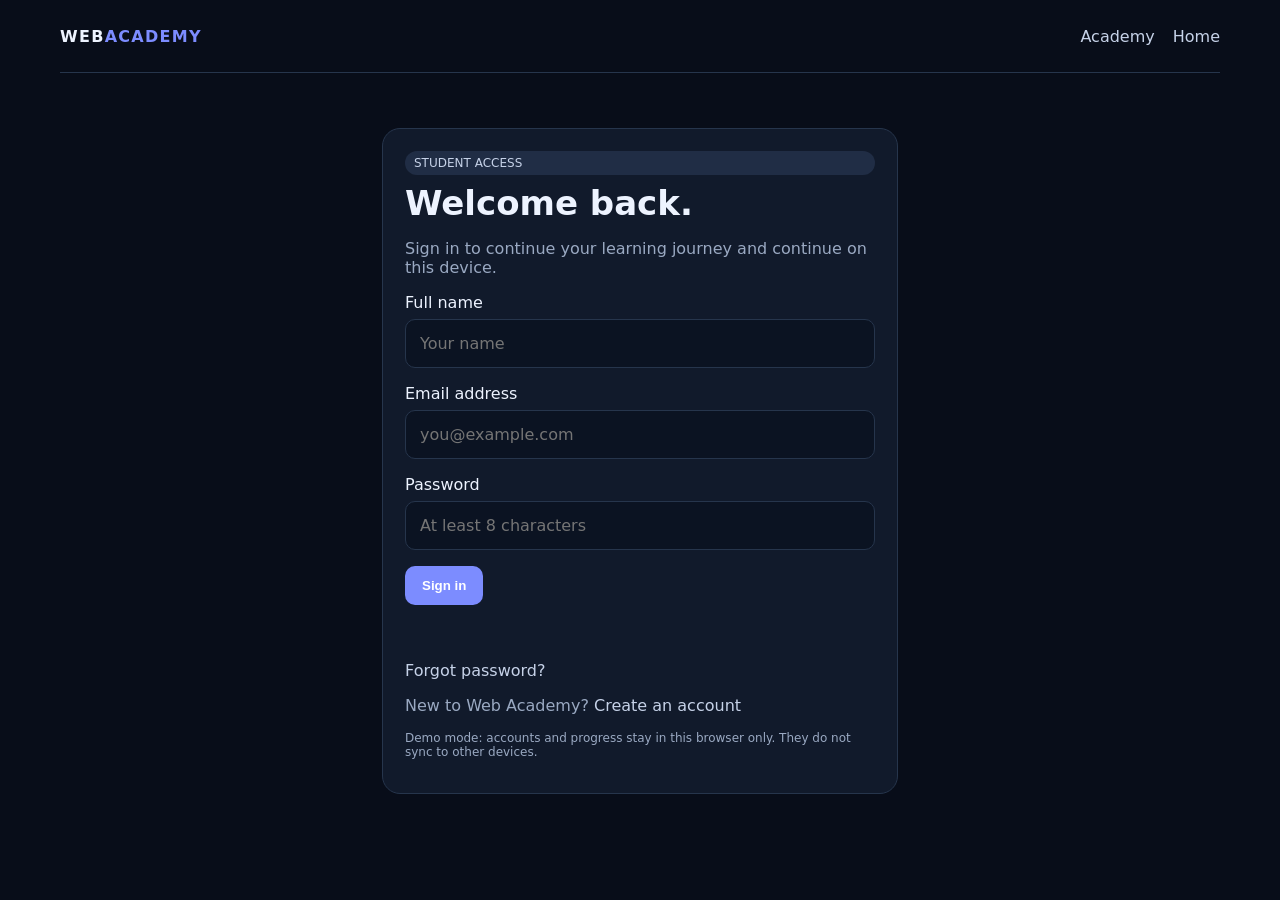
<file: lesson.html>
<!doctype html><html lang="en"><head><meta charset="utf-8"><meta name="viewport" content="width=device-width,initial-scale=1"><meta name="description" content="Study a Web Academy lesson, watch a YouTube tutorial and save your progress on this device."><title>Lesson — Web Academy</title><link rel="stylesheet" href="css/lms.css"><script src="js/lms-common.js"></script><script src="js/lms-data.js" defer></script><script src="js/lesson.js" defer></script></head><body><header class="lms-top lms-shell"><a class="lms-brand" href="academy.html">WEB<span>ACADEMY</span></a><nav class="lms-nav"><a href="student.html">My dashboard</a><button class="lms-btn secondary" id="logoutBtn">Log out</button></nav></header><main class="lms-shell lms-main"><p class="lms-muted"><a class="lms-link" href="student.html">← Dashboard</a> / <span id="breadcrumb">Lesson</span></p><div class="lesson-layout"><section><div class="lms-card"><span class="lms-pill" id="lessonWeek">WEEK 01</span><h1 id="lessonTitle">Loading lesson…</h1><p class="lms-muted" id="lessonDescription"></p><div id="youtubeFrame" class="video-frame" aria-label="YouTube tutorial link"></div><p><a class="lms-link" id="youtubeLink" target="_blank" rel="noopener">Open YouTube tutorial search ↗</a></p><button class="lms-btn" id="completeBtn">Mark lesson complete ✓</button><p class="lms-message" id="lessonMessage" role="status"></p><div style="display:flex;justify-content:space-between;gap:10px;margin-top:20px"><a class="lms-btn secondary" id="prevLesson" href="#">← Previous</a><a class="lms-btn secondary" id="nextLesson" href="#">Next →</a></div></div></section><aside class="lms-card"><h2>Course lessons</h2><p class="lms-muted">Navigate through the 24-week curriculum.</p><div id="lessonSidebar" class="lesson-list"></div></aside></div></main></body></html>
</file>
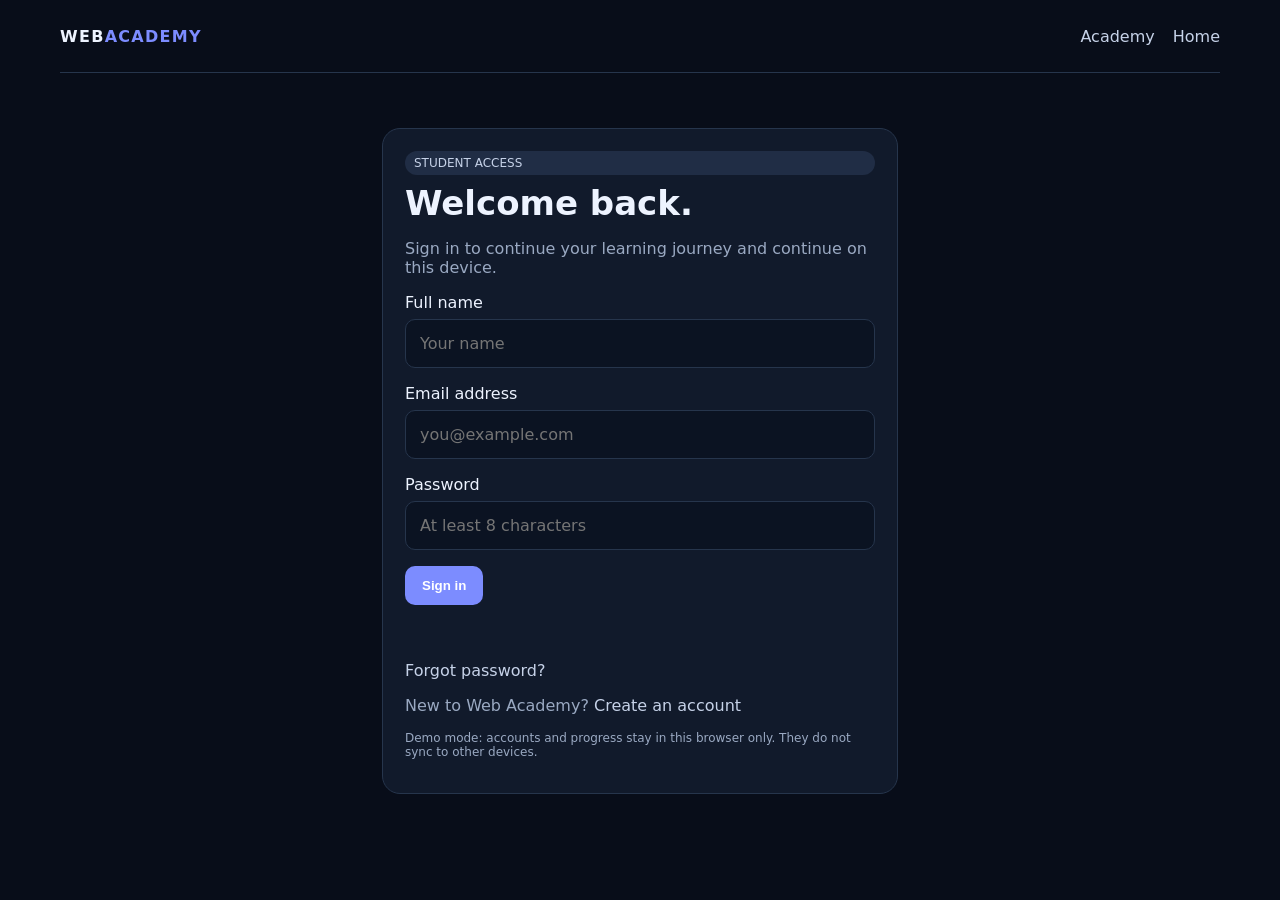
<file: login.html>
<!doctype html><html lang="en"><head><meta charset="utf-8"><meta name="viewport" content="width=device-width,initial-scale=1"><meta name="description" content="Create your Web Academy student account or sign in to continue learning."><title>Student Login — Web Academy</title><link rel="stylesheet" href="css/lms.css"><script src="js/lms-common.js"></script><script src="js/auth.js" defer></script></head><body><header class="lms-top lms-shell"><a class="lms-brand" href="academy.html">WEB<span>ACADEMY</span></a><nav class="lms-nav"><a href="academy.html">Academy</a><a href="index.html">Home</a></nav></header><main class="lms-shell"><section class="lms-card lms-form"><div class="lms-pill">STUDENT ACCESS</div><h1 id="formTitle">Welcome back.</h1><p class="lms-muted" id="formIntro">Sign in to continue your learning journey and continue on this device.</p><form id="authForm"><div class="lms-field" id="nameField" hidden><label for="fullName">Full name</label><input id="fullName" autocomplete="name" placeholder="Your name"></div><div class="lms-field"><label for="email">Email address</label><input id="email" type="email" required autocomplete="email" placeholder="you@example.com"></div><div class="lms-field"><label for="password">Password</label><input id="password" type="password" required minlength="8" autocomplete="current-password" placeholder="At least 8 characters"></div><button class="lms-btn" id="submitBtn" type="submit">Sign in</button></form><p class="lms-message" id="message" role="status"></p><p><a href="#" class="lms-link" id="forgotLink">Forgot password?</a></p><p class="lms-muted"><span id="switchText">New to Web Academy?</span> <a href="#" class="lms-link" id="switchMode">Create an account</a></p><p class="lms-muted" style="font-size:12px">Demo mode: accounts and progress stay in this browser only. They do not sync to other devices.</p></section></main></body></html>
</file>
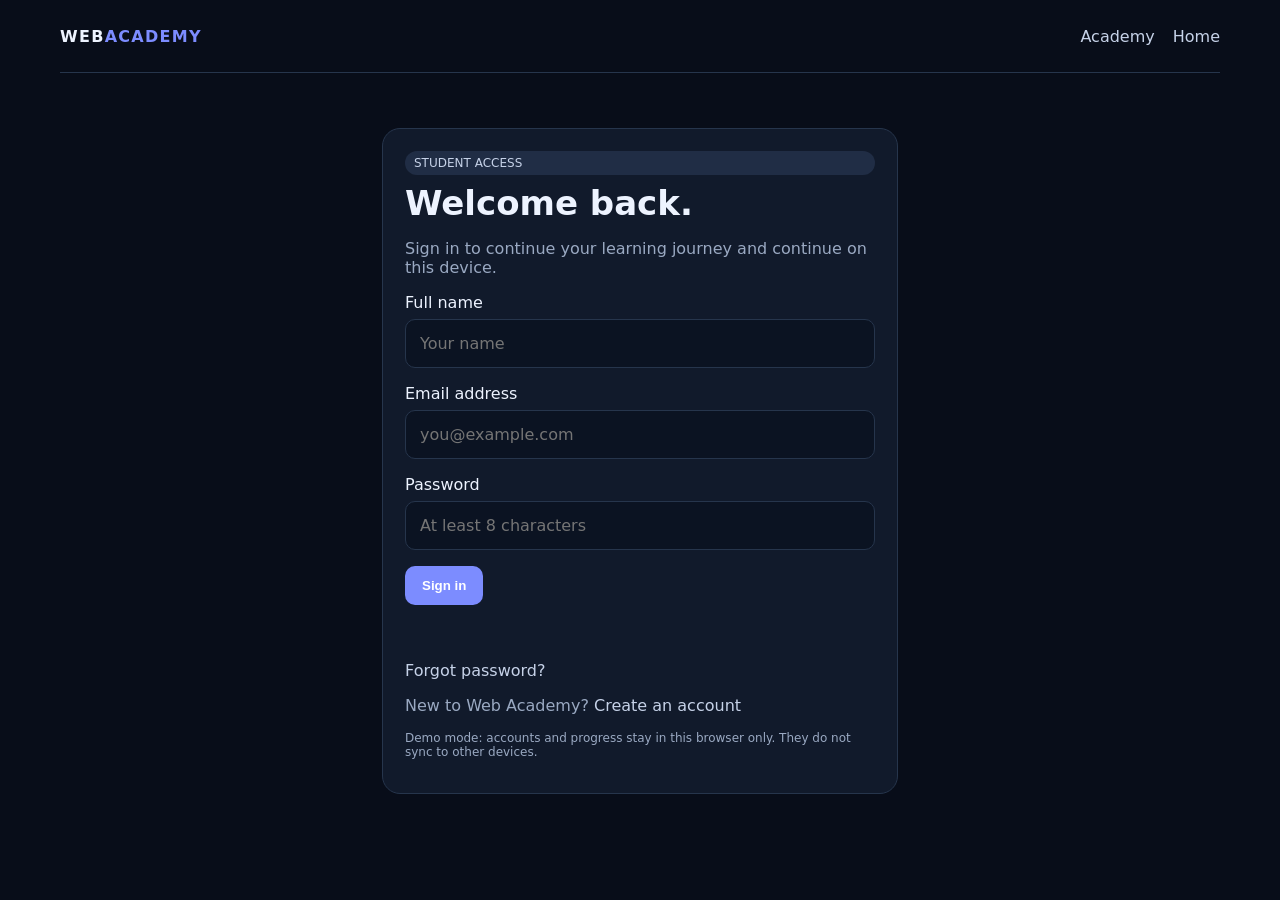
<file: student.html>
<!doctype html><html lang="en"><head><meta charset="utf-8"><meta name="viewport" content="width=device-width,initial-scale=1"><meta name="description" content="Your Web Academy student dashboard and learning progress."><title>My Dashboard — Web Academy</title><link rel="stylesheet" href="css/lms.css"><script src="js/lms-common.js"></script><script src="js/lms-data.js" defer></script><script src="js/student.js" defer></script></head><body><header class="lms-top lms-shell"><a class="lms-brand" href="academy.html">WEB<span>ACADEMY</span></a><nav class="lms-nav"><a href="academy.html">Academy</a><a href="student.html">Dashboard</a><a href="admin.html">Admin</a><button class="lms-btn secondary" id="logoutBtn">Log out</button></nav></header><main class="lms-shell lms-main"><div class="lms-heading"><div><p class="lms-muted">YOUR PERSONAL LEARNING SPACE</p><h1>Welcome, <span id="studentName">student</span>.</h1><p class="lms-muted">Pick up where you left off. Your progress is saved in this browser.</p></div><a class="lms-btn" href="#curriculum">Continue learning ↓</a></div><section class="lms-grid"><article class="lms-card lms-stat"><span class="lms-muted">Course progress</span><strong id="overallPercent">0%</strong><div class="lms-progress"><span id="overallBar"></span></div></article><article class="lms-card lms-stat"><span class="lms-muted">Lessons completed</span><strong id="completedCount">0 / 96</strong><span class="lms-muted">Keep a steady weekly rhythm.</span></article><article class="lms-card lms-stat"><span class="lms-muted">Current learning stage</span><strong id="currentStage">Stage 1</strong><span class="lms-muted" id="currentWeek">Week 1 · Web foundations</span></article></section><section class="lms-section"><article class="lms-card"><div class="lms-heading"><div><h2>Continue learning</h2><p class="lms-muted">Your next incomplete lesson.</p></div><a class="lms-link" href="#curriculum">View all lessons</a></div><div id="continueCard" class="lms-empty">Loading your learning path…</div></article></section><section class="lms-section" id="curriculum"><div class="lms-heading"><div><h2>My curriculum</h2><p class="lms-muted">96 lessons · 24 weeks · 6 stages. Each lesson includes a YouTube tutorial link.</p></div></div><div id="curriculumList"></div></section><p class="lms-message" id="dashboardMessage" role="status"></p></main></body></html>
</file>
<file: css/style.css>
/* ============================================================
   PORTFOLIO STARTER — style.css
   Yehi file CSS ka poora hissa hai. Neeche 8 hisse hain:
   1) Variables (colors / sizes)
   2) Base + Typography
   3) Header / Navbar
   4) Hero
   5) Sections (About / Projects / Contact)
   6) Buttons + Forms
   7) Footer
   8) Responsive (media queries)
   ============================================================ */

/* ---------- 1) VARIABLES ---------- */
:root {
  /* Colors — inhein ek jagah badal kar poori website ka rang badal sakte hain */
  --bg:          #f7f5f0;
  --bg-alt:      #ffffff;
  --surface:     #ffffff;
  --ink:         #14171e;
  --text:        #3a4256;
  --muted:       #7c7a72;
  --line:        #e9e3d6;
  --primary:     #2f6f5e;
  --primary-2:   #4a8e7c;
  --accent:      #c97b3f;

  /* Sizes */
  --container:   1080px;
  --radius:      14px;
  --radius-sm:   10px;
  --gap:         24px;
  --section-pad: 72px;

  /* Shadow */
  --shadow-s: 0 2px 8px rgba(0, 0, 0, .04);
  --shadow-m: 0 4px 16px -2px rgba(0, 0, 0, .07);
}

/* Dark theme — JavaScript sirf body par "dark" class lagata hai */
body.dark {
  --bg:        #15181c;
  --bg-alt:    #1b1f24;
  --surface:   #1e2329;
  --ink:       #f2f0ea;
  --text:      #c4c8cf;
  --muted:     #8b929c;
  --line:      #2b3138;
  --primary:   #4a8e7c;
  --primary-2: #6fb39f;
  --accent:    #d99a63;
  --shadow-s: 0 2px 8px rgba(0, 0, 0, .3);
  --shadow-m: 0 4px 16px -2px rgba(0, 0, 0, .4);
}

/* ---------- 2) BASE + TYPOGRAPHY ---------- */
* { box-sizing: border-box; }

body {
  margin: 0;
  background: var(--bg);
  color: var(--text);
  font-family: "Outfit", "Segoe UI", system-ui, sans-serif;
  font-size: 16.5px;
  line-height: 1.7;
  -webkit-font-smoothing: antialiased;
  transition: background .25s ease, color .25s ease;
}

h1, h2, h3 { color: var(--ink); line-height: 1.2; margin: 0; }
h1 { font-size: clamp(32px, 5vw, 48px); letter-spacing: -.02em; }
h2 { font-size: clamp(24px, 3vw, 32px); }
h3 { font-size: 18px; }
p  { margin: 0 0 14px; }

a { color: var(--primary); text-decoration: none; }
a:hover { text-decoration: underline; }

.container { max-width: var(--container); margin: 0 auto; padding: 0 24px; }
.section { padding: var(--section-pad) 0; }
.section-alt { background: var(--bg-alt); }
.section-title { margin-bottom: 6px; }
.section-sub { color: var(--muted); margin-bottom: 30px; max-width: 60ch; }

/* ---------- 3) HEADER / NAVBAR ---------- */
.site-header {
  position: sticky; top: 0; z-index: 50;
  background: var(--bg);
  border-bottom: 1px solid var(--line);
  transition: background .25s ease, border-color .25s ease;
}
.header-inner {
  display: flex; align-items: center; justify-content: space-between;
  height: 68px;
}
.logo { display: flex; align-items: center; gap: 10px; color: var(--ink); font-weight: 600; }
.logo:hover { text-decoration: none; }
.logo-mark {
  width: 34px; height: 34px; border-radius: 10px;
  background: var(--primary); color: #fff;
  display: grid; place-items: center;
  font-size: 13px; font-weight: 700; letter-spacing: .02em;
}
.logo-text { font-size: 16px; }

.nav-links { display: flex; align-items: center; gap: 6px; }
.nav-links a {
  color: var(--text); font-size: 15px; font-weight: 500;
  padding: 8px 13px; border-radius: 9px;
  transition: background .18s, color .18s;
}
.nav-links a:hover { background: rgba(47, 111, 94, .09); color: var(--primary); text-decoration: none; }
.nav-links a.active { color: var(--primary); background: rgba(47, 111, 94, .09); }

.theme-btn {
  margin-left: 10px; padding: 7px 14px; border-radius: 9px;
  border: 1px solid var(--line); background: var(--surface);
  color: var(--text); font-size: 14px; font-weight: 500; cursor: pointer;
  font-family: inherit;
  transition: border-color .18s, color .18s;
}
.theme-btn:hover { border-color: var(--primary); color: var(--primary); }

/* Hamburger button — default mein chhupa hua */
.menu-btn {
  display: none; width: 42px; height: 42px;
  border: 1px solid var(--line); background: var(--surface);
  border-radius: 10px; cursor: pointer; padding: 0;
  flex-direction: column; align-items: center; justify-content: center; gap: 4px;
}
.menu-btn span {
  display: block; width: 18px; height: 2px; background: var(--ink);
  border-radius: 2px; transition: transform .25s, opacity .2s;
}
.menu-btn.open span:nth-child(1) { transform: translateY(6px) rotate(45deg); }
.menu-btn.open span:nth-child(2) { opacity: 0; }
.menu-btn.open span:nth-child(3) { transform: translateY(-6px) rotate(-45deg); }

/* ---------- 4) HERO ---------- */
.hero { padding: 88px 0 76px; }
.hero-inner { max-width: 780px; }
.eyebrow {
  display: inline-block; margin: 0 0 18px;
  font-size: 12.5px; font-weight: 600; letter-spacing: .12em; text-transform: uppercase;
  color: var(--accent);
  background: rgba(201, 123, 63, .1);
  border: 1px solid rgba(201, 123, 63, .22);
  padding: 6px 13px; border-radius: 99px;
}
.hero h1 { margin-bottom: 16px; }
.hl { color: var(--primary); }
.lead { font-size: 18px; max-width: 62ch; margin-bottom: 28px; }
.hero-actions { display: flex; flex-wrap: wrap; gap: 12px; }

/* ---------- 5) SECTIONS ---------- */
/* ABOUT — CSS Grid, 2 columns */
.about-grid {
  display: grid; grid-template-columns: 1.4fr 1fr; gap: 40px; align-items: start;
}
.about-text p { max-width: 60ch; }
.skills {
  background: var(--surface); border: 1px solid var(--line);
  border-radius: var(--radius); padding: 22px; box-shadow: var(--shadow-s);
}
.skills h3 { margin-bottom: 12px; font-size: 16px; }
.skill-list { list-style: none; margin: 0; padding: 0; }
.skill-list li {
  padding: 9px 0 9px 26px; position: relative;
  border-bottom: 1px dashed var(--line); font-size: 15px;
}
.skill-list li:last-child { border-bottom: 0; }
.skill-list li::before {
  content: ""; position: absolute; left: 4px; top: 17px;
  width: 8px; height: 8px; border-radius: 50%; background: var(--primary);
}

/* PROJECTS — CSS Grid, 3 columns */
.project-grid { display: grid; grid-template-columns: repeat(3, 1fr); gap: var(--gap); }
.project-card {
  background: var(--surface); border: 1px solid var(--line);
  border-radius: var(--radius); overflow: hidden;
  box-shadow: var(--shadow-s);
  transition: transform .2s, box-shadow .2s;
}
.project-card:hover { transform: translateY(-4px); box-shadow: var(--shadow-m); }
.project-thumb {
  height: 150px; display: grid; place-items: center;
  border-bottom: 1px solid var(--line);
}
.project-thumb span {
  font-size: 34px; font-weight: 700; color: rgba(255, 255, 255, .85);
}
.thumb-1 { background: linear-gradient(135deg, #2f6f5e, #4a8e7c); }
.thumb-2 { background: linear-gradient(135deg, #c97b3f, #d99a63); }
.thumb-3 { background: linear-gradient(135deg, #3a4256, #5b6479); }
.project-body { padding: 18px; }
.project-body h3 { margin-bottom: 6px; }
.project-body p { font-size: 14.5px; color: var(--muted); }
.project-tags { display: flex; flex-wrap: wrap; gap: 6px; margin-bottom: 12px; }
.project-tags span {
  font-size: 11.5px; padding: 3px 9px; border-radius: 6px;
  background: rgba(47, 111, 94, .09); color: var(--primary); font-weight: 500;
}
.link-arrow { font-size: 14.5px; font-weight: 500; }

/* CONTACT — Grid, 2 columns */
.contact-grid { display: grid; grid-template-columns: 1fr 1fr; gap: 48px; align-items: start; }
.contact-list { list-style: none; padding: 0; margin: 0; }
.contact-list li {
  display: flex; gap: 16px; padding: 12px 0;
  border-bottom: 1px dashed var(--line); font-size: 15px;
}
.contact-list li:last-child { border-bottom: 0; }
.contact-list span {
  width: 88px; flex: none; color: var(--muted); font-size: 14px;
}

/* ---------- 6) BUTTONS + FORMS ---------- */
.btn {
  display: inline-flex; align-items: center; justify-content: center;
  padding: 12px 22px; border-radius: 11px;
  font-size: 15px; font-weight: 600; font-family: inherit;
  border: 1px solid transparent; cursor: pointer;
  transition: transform .18s, background .18s, border-color .18s, color .18s;
}
.btn:hover { transform: translateY(-2px); text-decoration: none; }
.btn-primary { background: var(--primary); color: #fff; }
.btn-primary:hover { background: var(--primary-2); }
.btn-outline { background: transparent; border-color: var(--line); color: var(--ink); }
.btn-outline:hover { border-color: var(--primary); color: var(--primary); }
.btn-block { width: 100%; }

.contact-form {
  background: var(--surface); border: 1px solid var(--line);
  border-radius: var(--radius); padding: 24px; box-shadow: var(--shadow-s);
}
.field { margin-bottom: 16px; }
.field label { display: block; font-size: 14px; font-weight: 500; color: var(--ink); margin-bottom: 6px; }
.field input, .field textarea {
  width: 100%; padding: 11px 13px; font-size: 15px; font-family: inherit;
  border: 1px solid var(--line); border-radius: var(--radius-sm);
  background: var(--bg); color: var(--ink);
  transition: border-color .18s, box-shadow .18s;
}
.field input:focus, .field textarea:focus {
  outline: none; border-color: var(--primary);
  box-shadow: 0 0 0 3px rgba(47, 111, 94, .13);
}
.error { display: block; color: #b04a4a; font-size: 13px; min-height: 17px; margin-top: 4px; }
.form-status { font-size: 14px; color: var(--primary); margin: 12px 0 0; min-height: 20px; }

/* ---------- 7) FOOTER ---------- */
.site-footer {
  border-top: 1px solid var(--line); background: var(--bg-alt);
  padding: 30px 0; margin-top: 0;
}
.footer-inner {
  display: flex; justify-content: space-between; align-items: center;
  gap: 16px; flex-wrap: wrap;
}
.site-footer p { margin: 0; font-size: 14px; color: var(--muted); }
.footer-note { font-size: 13px !important; }
.site-footer code {
  background: rgba(47, 111, 94, .1); color: var(--primary);
  padding: 1px 6px; border-radius: 5px; font-size: 12.5px;
}

/* ---------- 8) RESPONSIVE ---------- */
/* Tablet — 768px se upar */
@media (max-width: 900px) {
  .project-grid { grid-template-columns: repeat(2, 1fr); }
  .about-grid, .contact-grid { grid-template-columns: 1fr; gap: 32px; }
}

/* Mobile — 767px se neeche */
@media (max-width: 767px) {
  .section { padding: 52px 0; }
  .hero { padding: 56px 0 48px; }
  .menu-btn { display: flex; }

  /* Mobile menu: pehle chhupa, JS ke class ke saath khul jata hai */
  .nav-links {
    display: none;
    position: absolute; top: 68px; left: 0; right: 0;
    flex-direction: column; align-items: stretch;
    background: var(--surface);
    border-bottom: 1px solid var(--line);
    padding: 10px 16px 16px;
    box-shadow: var(--shadow-m);
  }
  .nav-links.open { display: flex; }
  .nav-links a { padding: 11px 12px; }
  .theme-btn { margin: 8px 0 0; width: 100%; }

  .project-grid { grid-template-columns: 1fr; }
  .contact-list li { flex-direction: column; gap: 2px; }
  .contact-list span { width: auto; }
}

/* Chhote phone */
@media (max-width: 420px) {
  .hero-actions .btn { width: 100%; }
}
</file>
<file: css/learning.css>
/* ============================================================
   LEARNING PAGE — css/learning.css
   Yehi styles learning.html par lagti hain.
   Main site ke variables (style.css) reuse kiye gaye hain,
   is liye dark mode bhi apne aap kaam karta hai.
   ============================================================ */

/* ---------- PAGE HERO ---------- */
.lp-hero {
  padding: 64px 0 44px;
  background:
    radial-gradient(700px 340px at 82% -10%, rgba(201, 123, 63, .10), transparent 62%),
    radial-gradient(560px 320px at 4% 18%, rgba(47, 111, 94, .09), transparent 60%);
  border-bottom: 1px solid var(--line);
}
.lp-hero h1 { font-size: clamp(30px, 4.6vw, 44px); margin-bottom: 12px; }
.lp-hero .lead { font-size: 17.5px; max-width: 64ch; margin-bottom: 22px; }
.lp-hero .eyebrow { margin-bottom: 16px; }
.lp-links { display: flex; flex-wrap: wrap; gap: 12px; }

/* ---------- PROGRESS PANEL ---------- */
.progress-panel {
  background: var(--surface); border: 1px solid var(--line);
  border-radius: var(--radius); padding: 24px; box-shadow: var(--shadow-s);
  margin-top: 8px;
}
.progress-head { display: flex; align-items: baseline; gap: 14px; flex-wrap: wrap; margin-bottom: 6px; }
.progress-head h2 { font-size: 18px; }
.progress-pct {
  font-size: 26px; font-weight: 700; color: var(--primary);
  font-variant-numeric: tabular-nums; letter-spacing: -.02em;
}
.progress-bar {
  height: 12px; background: rgba(47, 111, 94, .12);
  border-radius: 99px; overflow: hidden; margin: 12px 0 6px;
}
.progress-fill {
  height: 100%; width: 0%;
  background: linear-gradient(90deg, var(--primary), #4a8e7c);
  border-radius: 99px; transition: width .45s ease;
}
.progress-note { font-size: 13.5px; color: var(--muted); margin: 0 0 18px; }
.progress-reset {
  background: none; border: 0; color: var(--muted); font-size: 13px;
  cursor: pointer; font-family: inherit; text-decoration: underline; padding: 0;
}
.progress-reset:hover { color: var(--primary); }

/* ---------- CHECKLIST ---------- */
.check-grid { display: grid; grid-template-columns: repeat(2, 1fr); gap: 8px 22px; }
.check-item {
  display: flex; align-items: flex-start; gap: 11px;
  padding: 9px 0; border-bottom: 1px dashed var(--line); cursor: pointer;
  font-size: 14.5px; line-height: 1.5;
}
.check-item:last-child { border-bottom: 0; }
.check-item input {
  width: 19px; height: 19px; margin: 2px 0 0; flex: none;
  accent-color: var(--primary); cursor: pointer;
}
.check-item span { color: var(--text); }
.check-item input:checked + span { color: var(--muted); text-decoration: line-through; }
.check-item .tag {
  display: inline-block; font-size: 11px; font-weight: 600; padding: 1px 7px;
  border-radius: 5px; margin-left: 7px; vertical-align: 1px;
  background: rgba(47, 111, 94, .1); color: var(--primary);
}

/* ---------- SECTION ---------- */
.lp-section { padding: 54px 0; border-bottom: 1px solid var(--line); }
.lp-section:last-of-type { border-bottom: 0; }
.lp-title { display: flex; align-items: center; gap: 11px; margin-bottom: 6px; }
.lp-title .num {
  font-family: "JetBrains Mono", ui-monospace, monospace;
  font-size: 12px; font-weight: 500; letter-spacing: .08em;
  color: var(--accent); background: rgba(201, 123, 63, .1);
  border: 1px solid rgba(201, 123, 63, .22);
  padding: 4px 10px; border-radius: 99px;
}
.lp-title h2 { font-size: clamp(21px, 2.6vw, 28px); }
.lp-sub { color: var(--muted); margin-bottom: 24px; max-width: 68ch; font-size: 15.5px; }

/* ---------- FILTER BUTTONS ---------- */
.filter-row { display: flex; flex-wrap: wrap; gap: 8px; margin-bottom: 22px; }
.filter-btn {
  padding: 8px 16px; border-radius: 99px; cursor: pointer;
  border: 1px solid var(--line); background: var(--surface);
  color: var(--text); font-size: 14px; font-weight: 500; font-family: inherit;
  transition: all .18s;
}
.filter-btn:hover { border-color: var(--primary); color: var(--primary); }
.filter-btn.active { background: var(--primary); border-color: var(--primary); color: #fff; }

/* ---------- TYPE CARDS ---------- */
.type-grid { display: grid; grid-template-columns: repeat(3, 1fr); gap: 16px; }
.type-card {
  background: var(--surface); border: 1px solid var(--line);
  border-radius: var(--radius); padding: 18px; box-shadow: var(--shadow-s);
  transition: transform .2s, box-shadow .2s;
  display: flex; flex-direction: column;
}
.type-card:hover { transform: translateY(-3px); box-shadow: var(--shadow-m); }
.type-card.hide { display: none; }
.type-head { display: flex; align-items: flex-start; gap: 11px; margin-bottom: 9px; }
.type-ic {
  width: 34px; height: 34px; border-radius: 10px; flex: none;
  background: rgba(47, 111, 94, .1); color: var(--primary);
  display: grid; place-items: center;
}
.type-head h3 { font-size: 16px; flex: 1; }
.type-desc { font-size: 13.8px; color: var(--muted); margin-bottom: 12px; }
.type-meta { margin-top: auto; border-top: 1px dashed var(--line); padding-top: 10px; }
.type-meta div {
  display: flex; justify-content: space-between; gap: 12px;
  font-size: 13px; padding: 3px 0;
}
.type-meta b { color: var(--ink); font-weight: 500; }
.type-meta span { color: var(--muted); }
.lvl { display: inline-block; font-size: 11px; font-weight: 600; padding: 2px 8px; border-radius: 6px; }
.lvl-1 { background: rgba(47, 111, 94, .12); color: var(--primary); }
.lvl-2 { background: rgba(201, 123, 63, .14); color: #a5622c; }
.lvl-3 { background: rgba(155, 59, 59, .11); color: #8f4040; }

/* ---------- DAYS ---------- */
.day-list { display: grid; gap: 10px; }
.day-row {
  display: grid; grid-template-columns: 86px 1fr 210px 62px; gap: 16px;
  align-items: center; background: var(--surface);
  border: 1px solid var(--line); border-radius: 12px; padding: 14px 18px;
  box-shadow: var(--shadow-s);
}
.day-row b { color: var(--primary); font-size: 14px; }
.day-row p { margin: 0; font-size: 14.3px; }
.day-row .out { font-size: 13px; color: var(--muted); }
.day-bar { height: 8px; background: rgba(47, 111, 94, .12); border-radius: 99px; overflow: hidden; }
.day-bar i { display: block; height: 100%; background: linear-gradient(90deg, var(--primary), #4a8e7c); border-radius: 99px; }
.day-time { font-family: "JetBrains Mono", ui-monospace, monospace; font-size: 12.5px; color: var(--muted); text-align: right; }

/* ---------- MODULES ---------- */
.module {
  background: var(--surface); border: 1px solid var(--line);
  border-radius: var(--radius); padding: 18px 20px;
  margin-bottom: 12px; box-shadow: var(--shadow-s);
  display: grid; grid-template-columns: 96px 1fr; gap: 18px;
}
.module-w {
  background: rgba(47, 111, 94, .08); border: 1px solid rgba(47, 111, 94, .16);
  border-radius: 12px; padding: 10px; text-align: center; align-self: start;
}
.module-w b { display: block; font-size: 19px; color: var(--primary); }
.module-w span { font-size: 11.5px; color: var(--muted); }
.module h3 { font-size: 16.5px; margin-bottom: 3px; }
.module .dur { font-family: "JetBrains Mono", ui-monospace, monospace; font-size: 11.5px; color: var(--muted); }
.module p { font-size: 14.3px; margin: 8px 0; }
.module .out { font-size: 13.5px; color: var(--muted); margin: 8px 0 0; }
.module .out b { color: var(--ink); }
.topics { display: flex; flex-wrap: wrap; gap: 6px; }
.topics span {
  font-size: 11.5px; background: var(--bg); border: 1px solid var(--line);
  color: var(--text); padding: 3px 9px; border-radius: 7px;
}

/* ---------- LADDER ---------- */
.ladder { display: grid; gap: 10px; }
.rung {
  display: grid; grid-template-columns: 46px 1fr 190px; gap: 16px; align-items: center;
  background: var(--surface); border: 1px solid var(--line);
  border-radius: 12px; padding: 15px 18px; box-shadow: var(--shadow-s);
}
.rung .rn {
  width: 34px; height: 34px; border-radius: 10px; background: var(--primary);
  color: #fff; display: grid; place-items: center; font-weight: 700; font-size: 13px;
}
.rung h4 { font-size: 15.5px; margin: 0; }
.rung p { font-size: 13.5px; color: var(--muted); margin: 3px 0 0; }
.rung .meta { font-size: 12.5px; color: var(--muted); font-family: "JetBrains Mono", ui-monospace, monospace; text-align: right; }

/* ---------- MISTAKES ---------- */
.mistake-table { width: 100%; border-collapse: collapse; font-size: 14px; }
.mistake-table th, .mistake-table td {
  padding: 11px 13px; text-align: left; border-bottom: 1px solid var(--line);
  vertical-align: top;
}
.mistake-table th {
  font-size: 11.5px; letter-spacing: .08em; text-transform: uppercase;
  color: var(--muted); font-weight: 600; background: var(--bg);
}
.mistake-table tr:last-child td { border-bottom: 0; }
.mistake-table td:first-child { color: var(--muted); font-family: "JetBrains Mono", ui-monospace, monospace; width: 34px; }
.mistake-table td b { color: var(--ink); }
.mistake-table td:nth-child(3) { color: var(--primary); }
.table-scroll { overflow-x: auto; border: 1px solid var(--line); border-radius: var(--radius); background: var(--surface); }

/* ---------- RESOURCES ---------- */
.res-grid { display: grid; grid-template-columns: repeat(2, 1fr); gap: 14px; }
.res {
  background: var(--surface); border: 1px solid var(--line);
  border-radius: 12px; padding: 16px 18px; box-shadow: var(--shadow-s);
  display: flex; gap: 13px; align-items: flex-start;
}
.res .ric {
  width: 34px; height: 34px; border-radius: 10px; flex: none;
  background: rgba(47, 111, 94, .1); color: var(--primary);
  display: grid; place-items: center;
}
.res h4 { font-size: 14.8px; margin-bottom: 3px; }
.res p { font-size: 13.3px; color: var(--muted); margin: 0; }
.res .when { font-size: 11.5px; color: var(--accent); margin-top: 5px; display: block; }

/* ---------- CTA BAND ---------- */
.cta-band {
  background: linear-gradient(135deg, rgba(47, 111, 94, .08), rgba(201, 123, 63, .07));
  border: 1px solid var(--line); border-radius: var(--radius);
  padding: 28px; text-align: center; box-shadow: var(--shadow-s);
}
.cta-band h2 { font-size: 21px; margin-bottom: 8px; }
.cta-band p { max-width: 58ch; margin: 0 auto 18px; color: var(--muted); font-size: 15px; }
.cta-band .lp-links { justify-content: center; }

/* ---------- RESPONSIVE ---------- */
@media (max-width: 900px) {
  .type-grid { grid-template-columns: repeat(2, 1fr); }
  .check-grid, .res-grid { grid-template-columns: 1fr; }
  .day-row { grid-template-columns: 76px 1fr 58px; }
  .day-row .out { grid-column: 2 / -1; }
  .rung { grid-template-columns: 44px 1fr; }
  .rung .meta { grid-column: 2; text-align: left; }
  .module { grid-template-columns: 1fr; }
}
@media (max-width: 620px) {
  .type-grid { grid-template-columns: 1fr; }
  .lp-hero { padding: 44px 0 34px; }
  .lp-section { padding: 42px 0; }
}

/* ---------- HOMEPAGE LEARNING CARDS ---------- */
.learn-cards { display: grid; grid-template-columns: repeat(3, 1fr); gap: 16px; }
.learn-card {
  background: var(--surface); border: 1px solid var(--line);
  border-radius: var(--radius); padding: 20px; box-shadow: var(--shadow-s);
  display: flex; flex-direction: column; text-decoration: none;
  transition: transform .2s, box-shadow .2s, border-color .2s;
}
.learn-card:hover { transform: translateY(-3px); box-shadow: var(--shadow-m); border-color: var(--primary); text-decoration: none; }
.learn-card .lic {
  width: 38px; height: 38px; border-radius: 11px; margin-bottom: 13px;
  background: rgba(47, 111, 94, .1); color: var(--primary);
  display: grid; place-items: center;
}
.learn-card h3 { font-size: 16.5px; margin-bottom: 6px; }
.learn-card p { font-size: 14px; color: var(--muted); margin-bottom: 14px; flex: 1; }
.learn-card .go { font-size: 14px; font-weight: 500; color: var(--primary); }
@media (max-width: 900px) { .learn-cards { grid-template-columns: 1fr; } }
</file>
<file: css/academy.css>
/* Web Academy — responsive design system */
:root{color-scheme:dark;--bg:#0b1020;--panel:#111a2d;--panel2:#151f34;--line:#26334d;--text:#edf2ff;--muted:#9aa8c2;--purple:#8b7cff;--cyan:#61d9d1;--green:#71d6a4;--radius:18px;--shell:1160px}
*{box-sizing:border-box}html{scroll-behavior:smooth;scroll-padding-top:90px}body{margin:0;background:var(--bg);color:var(--text);font-family:Manrope,system-ui,sans-serif;font-size:15px;line-height:1.65;-webkit-font-smoothing:antialiased}body.light{color-scheme:light;--bg:#f5f7fc;--panel:#fff;--panel2:#eef2fa;--line:#dce3ef;--text:#17223a;--muted:#5e6b82}a{color:inherit;text-decoration:none}button,select,textarea{font:inherit}button{cursor:pointer}.shell{width:min(var(--shell),calc(100% - 48px));margin-inline:auto}.skip-link{position:absolute;left:-999px;top:10px;background:#fff;color:#111;padding:10px;z-index:100}.skip-link:focus{left:10px}.topbar{height:76px;position:sticky;top:0;z-index:50;display:flex;align-items:center;justify-content:space-between;padding:0 max(24px,calc((100vw - var(--shell))/2));background:color-mix(in srgb,var(--bg) 88%,transparent);backdrop-filter:blur(18px);border-bottom:1px solid var(--line)}.brand{display:flex;align-items:center;gap:10px;font-size:12px;font-weight:800;letter-spacing:.15em}.brand-mark{display:grid;place-items:center;width:34px;height:34px;border-radius:11px;background:linear-gradient(135deg,var(--purple),var(--cyan));color:#07101d;font-size:18px;letter-spacing:0}.brand-muted{color:var(--muted);font-weight:600}.nav-menu{display:flex;align-items:center;gap:27px;font-size:13px;color:var(--muted)}.nav-menu a:hover,.footer a:hover{color:var(--cyan)}.theme-toggle,.nav-toggle{border:1px solid var(--line);background:var(--panel);color:var(--text);border-radius:10px;padding:8px 11px}.nav-toggle{display:none}.hero{min-height:560px;display:grid;grid-template-columns:1.04fr .96fr;align-items:center;gap:55px;padding-top:68px;padding-bottom:65px}.eyebrow,.overline{font-size:10px;font-weight:800;letter-spacing:.18em;color:var(--cyan)}.pulse{display:inline-block;width:7px;height:7px;border-radius:50%;background:var(--green);box-shadow:0 0 12px var(--green);margin-right:8px}.hero h1{font-size:clamp(42px,5.5vw,70px);letter-spacing:-.065em;line-height:1.08;margin:22px 0}.gradient-text{background:linear-gradient(100deg,var(--purple),var(--cyan));-webkit-background-clip:text;background-clip:text;color:transparent}.hero-lead,.section-heading p,.section-copy,.closing p{color:var(--muted);max-width:590px;font-size:15px}.hero-actions{display:flex;gap:12px;flex-wrap:wrap;margin-top:28px}.btn{display:inline-flex;align-items:center;justify-content:center;gap:14px;border-radius:10px;padding:13px 18px;font-size:13px;font-weight:800;border:1px solid transparent}.btn-primary{background:linear-gradient(110deg,#8a7bff,#55cfc9);color:#09111e;box-shadow:0 10px 30px #635bff2a}.btn-primary:hover{filter:brightness(1.08);transform:translateY(-1px)}.btn-quiet{border-color:var(--line);color:var(--text)}.hero-proof{display:flex;align-items:center;gap:12px;color:var(--muted);font-size:11px;margin-top:32px}.avatar-stack{display:flex;padding-left:4px}.avatar-stack i{font-style:normal;display:grid;place-items:center;width:27px;height:27px;margin-left:-5px;border:2px solid var(--bg);border-radius:50%;background:#292f55;color:#c6c5ff;font-size:8px;font-weight:800}.avatar-stack i:nth-child(2){background:#164c51;color:#9bf1e5}.avatar-stack i:nth-child(3){background:#503b30;color:#ffd0a6}.hero-visual{position:relative;min-height:365px;display:grid;place-items:center}.visual-glow{position:absolute;width:340px;height:300px;background:linear-gradient(130deg,#7566ff44,#42c8c044);filter:blur(70px);border-radius:50%}.editor-window{position:relative;width:min(100%,470px);background:#10192a;border:1px solid #34415c;border-radius:16px;box-shadow:0 30px 90px #0008;overflow:hidden;transform:perspective(1000px) rotateY(-7deg) rotateX(3deg)}.editor-top,.editor-bottom{height:42px;display:flex;align-items:center;justify-content:space-between;padding:0 16px;background:#151f32;color:#91a0bc;font-size:10px;border-bottom:1px solid #283550}.traffic{display:flex;gap:5px}.traffic b,.playground-head i{width:7px;height:7px;border-radius:50%;background:#f27d78}.traffic b:nth-child(2),.playground-head i:nth-child(2){background:#e7bd67}.traffic b:nth-child(3),.playground-head i:nth-child(3){background:#68c995}.editor-live{color:#70d8a5}.editor-body{display:flex;gap:20px;padding:24px 18px 26px;min-height:205px}.line-numbers{color:#53617b;font:11px/2.1 'DM Mono',monospace;text-align:right}.editor-body pre{margin:0;color:#dce6ff;font:11px/2.1 'DM Mono',monospace;white-space:pre-wrap}.code-purple{color:#b4a5ff}.code-blue{color:#77caff}.code-green{color:#76d9b5}.editor-bottom{border:0;border-top:1px solid #283550;height:34px}.float-card{position:absolute;display:flex;align-items:center;gap:10px;padding:12px 14px;background:var(--panel);border:1px solid var(--line);border-radius:12px;box-shadow:0 15px 40px #0005}.float-one{top:24px;right:-6px}.float-two{bottom:18px;left:-18px}.float-card b,.float-card small{display:block}.float-card b{font-size:10px}.float-card small{font-size:9px;color:var(--muted)}.float-icon{display:grid;place-items:center;width:29px;height:29px;border-radius:9px;background:#685cff2c;color:#b8afff}.float-icon.green{background:#2b9a7230;color:var(--green)}.metrics{display:grid;grid-template-columns:repeat(4,1fr);padding:26px 0;border-block:1px solid var(--line)}.metrics>div{padding:0 28px;border-right:1px solid var(--line)}.metrics>div:first-child{padding-left:0}.metrics>div:last-child{border:0}.metrics strong{display:block;font-size:28px;letter-spacing:-.05em}.metrics strong span{font-size:15px;color:var(--cyan)}.metrics small{font-size:11px;color:var(--muted)}.dashboard{padding-top:92px}.section-heading{display:flex;align-items:end;justify-content:space-between;gap:25px;margin-bottom:28px}.section-heading h2,.playground-grid h2,.assessment-grid h2,.closing h2{font-size:clamp(30px,3.8vw,43px);line-height:1.13;letter-spacing:-.05em;margin:9px 0}.section-heading p{margin:0}.compact{align-items:center}.text-button{border:0;background:none;color:var(--muted);font-size:11px;text-decoration:underline}.progress-card{display:flex;align-items:center;justify-content:space-between;gap:25px;padding:25px 28px;background:linear-gradient(110deg,var(--panel),var(--panel2));border:1px solid var(--line);border-radius:var(--radius)}.progress-main{display:flex;align-items:center;gap:20px}.progress-ring{width:80px;height:80px;border-radius:50%;display:grid;place-items:center;background:conic-gradient(var(--cyan) 0%,#27334b 0);position:relative}.progress-ring:before{content:"";position:absolute;inset:6px;border-radius:50%;background:var(--panel)}.progress-ring span{z-index:1;font-size:18px;font-weight:800}.progress-main h3{margin:5px 0;font-size:17px}.progress-main p{margin:0;color:var(--muted);font-size:11px}.progress-stats{display:flex;gap:34px}.progress-stats b,.progress-stats span{display:block}.progress-stats b{font-size:18px}.progress-stats span{font-size:10px;color:var(--muted)}.curriculum-section{padding-top:96px;padding-bottom:96px}.filter-wrap{display:flex;align-items:center;gap:10px;color:var(--muted);font-size:11px}.filter-wrap select{background:var(--panel);border:1px solid var(--line);color:var(--text);border-radius:9px;padding:9px}.stage-list{display:grid;grid-template-columns:repeat(2,1fr);gap:16px}.stage-card{background:var(--panel);border:1px solid var(--line);border-radius:var(--radius);padding:22px;transition:border-color .2s,transform .2s}.stage-card:hover{border-color:#756bce;transform:translateY(-2px)}.stage-card[hidden]{display:none}.stage-top{display:flex;align-items:center;gap:10px}.stage-number{font:12px 'DM Mono',monospace;color:var(--cyan)}.stage-duration{font:10px 'DM Mono',monospace;color:var(--muted)}.stage-status{margin-left:auto;font-size:9px;letter-spacing:.1em;color:#b6aaff;background:#7768ff1c;padding:4px 8px;border-radius:5px}.stage-card h3{font-size:20px;margin:14px 0 4px;letter-spacing:-.03em}.stage-card>p{font-size:12px;color:var(--muted);margin:0 0 15px}.week-list{border-top:1px solid var(--line)}.week-item{display:flex;align-items:flex-start;gap:11px;padding:12px 0;border-bottom:1px solid var(--line);cursor:pointer}.week-item input,.project-card input{accent-color:#8b7cff;width:15px;height:15px;margin:3px 0 0;flex:none}.week-item span{flex:1}.week-item b,.week-item small{display:block}.week-item b{font-size:11px}.week-item small{font-size:10px;color:var(--muted);margin-top:3px}.week-item em{font:9px 'DM Mono',monospace;color:var(--cyan);font-style:normal;padding-top:3px}.week-item input:checked+span b{text-decoration:line-through;color:var(--muted)}.stage-foot{display:flex;justify-content:space-between;gap:12px;padding-top:13px;color:var(--muted);font-size:10px}.stage-progress{color:var(--cyan);font-weight:800}.playground-section{background:linear-gradient(115deg,#11182b,#101c2d);border-block:1px solid var(--line);padding:88px 0}.playground-grid{display:grid;grid-template-columns:.8fr 1.2fr;align-items:center;gap:55px}.playground-grid h2{font-size:42px}.safe-note{font-size:10px;color:var(--green);margin-top:22px}.playground-card{background:#0b1220;border:1px solid #293752;border-radius:15px;overflow:hidden;box-shadow:0 25px 70px #0005}.playground-head{display:flex;align-items:center;justify-content:space-between;padding:12px 16px;border-bottom:1px solid #293752;color:#9aa8c2;font-size:10px}.playground-head i{display:inline-block;margin-right:4px}.playground-head button{background:none;border:0;color:#9aa8c2;font-size:10px}.playground-card textarea{display:block;width:100%;height:245px;resize:vertical;border:0;outline:none;background:#0d1728;color:#cbd8f2;padding:17px;font:11px/1.65 'DM Mono',monospace;tab-size:2}.playground-actions{display:flex;justify-content:space-between;align-items:center;padding:10px 14px;color:#93a1bb;font-size:10px}.playground-actions .btn{padding:9px 13px;font-size:10px}.playground-card iframe{width:100%;height:175px;background:white;border:0;display:block}.projects-section{padding-top:95px;padding-bottom:100px}.project-grid{display:grid;grid-template-columns:repeat(4,1fr);gap:13px}.project-card{position:relative;padding:20px;background:var(--panel);border:1px solid var(--line);border-radius:15px;min-height:235px;display:flex;flex-direction:column}.project-index{font:9px 'DM Mono',monospace;color:var(--cyan);letter-spacing:.08em}.project-icon{display:grid;place-items:center;width:34px;height:34px;background:#766aff22;color:#b8adff;border-radius:10px;font-size:17px;margin:17px 0 9px}.project-card h3{font-size:14px;margin:0 0 6px}.project-card p{font-size:10px;color:var(--muted);margin:0 0 12px}.project-card label{font-size:10px;margin-top:auto;display:flex;align-items:center;gap:6px}.project-card small{font-size:9px;color:var(--muted);margin-top:9px}.featured-project{border-color:#7065d8;background:linear-gradient(145deg,var(--panel),#27214b)}.assessment-section{padding:80px 0;background:#10182a;border-block:1px solid var(--line)}.assessment-grid{display:grid;grid-template-columns:.8fr 1.2fr;align-items:center;gap:60px}.quiz-card{background:var(--panel);border:1px solid var(--line);border-radius:16px;padding:25px}.quiz-meta{display:flex;justify-content:space-between;font:10px 'DM Mono',monospace;color:var(--muted)}.quiz-card h3{font-size:17px;margin:18px 0}.answer-list{display:grid;gap:8px}.answer-list button{text-align:left;padding:11px 13px;background:var(--panel2);border:1px solid var(--line);border-radius:9px;color:var(--text);font-size:11px}.answer-list button:hover:not(:disabled){border-color:var(--purple)}.answer-list button.correct{border-color:var(--green);background:#2d9b7022}.answer-list button.wrong{border-color:#e07b85;background:#e07b8520}.answer-list button:disabled{cursor:default;opacity:.85}.quiz-feedback{min-height:22px;font-size:10px;color:var(--muted)}.quiz-feedback.good{color:var(--green)}.quiz-feedback.bad{color:#f09aa2}.quiz-card>.btn{padding:10px 14px;font-size:10px}.quiz-card>.btn:disabled{opacity:.4;cursor:not-allowed}.closing{display:flex;justify-content:space-between;align-items:center;gap:25px;padding-top:85px;padding-bottom:85px}.closing p{font-size:12px}.footer{border-top:1px solid var(--line);padding:24px max(24px,calc((100vw - var(--shell))/2)) 16px}.footer-inner{display:flex;align-items:center;justify-content:space-between;gap:20px}.footer-inner>span,.footer-inner>a:last-child,.footer-note{font-size:10px;color:var(--muted)}.footer-note{text-align:center;margin:20px 0 0;font-size:9px}.sr-only{position:absolute;width:1px;height:1px;padding:0;margin:-1px;overflow:hidden;clip:rect(0,0,0,0);white-space:nowrap;border:0}
@media(max-width:900px){.hero{gap:25px}.hero-visual{min-height:310px}.float-one{right:-4px}.float-two{left:-4px}.progress-card{align-items:flex-start;flex-direction:column}.progress-stats{width:100%;justify-content:space-between;border-top:1px solid var(--line);padding-top:16px}.project-grid{grid-template-columns:repeat(2,1fr)}}
@media(max-width:680px){.shell{width:calc(100% - 36px)}.topbar{height:65px;padding:0 18px}.nav-toggle{display:grid;gap:4px;padding:9px}.nav-toggle span{width:17px;height:2px;background:var(--text);display:block}.nav-menu{display:none;position:absolute;top:64px;left:0;right:0;padding:18px;background:var(--bg);border-bottom:1px solid var(--line);flex-direction:column;align-items:stretch;gap:15px}.nav-menu.open{display:flex}.theme-toggle{align-self:flex-start}.hero{grid-template-columns:1fr;padding-top:62px;gap:15px}.hero h1{font-size:47px}.hero-visual{min-height:290px;margin:10px 0}.editor-window{width:94%}.float-card{transform:scale(.9)}.metrics{grid-template-columns:repeat(2,1fr);gap:18px 0}.metrics>div{padding:0 12px}.metrics>div:nth-child(2){border:0}.metrics>div:nth-child(3){padding-left:0}.dashboard{padding-top:65px}.section-heading{align-items:flex-start;flex-direction:column}.compact{flex-direction:row;align-items:center}.stage-list{grid-template-columns:1fr}.curriculum-section{padding:68px 0}.playground-section{padding:65px 0}.playground-grid,.assessment-grid{grid-template-columns:1fr;gap:28px}.playground-grid h2{font-size:36px}.project-grid{grid-template-columns:1fr 1fr}.project-card{padding:15px;min-height:250px}.assessment-section{padding:65px 0}.closing{align-items:flex-start;flex-direction:column;padding:65px 0}.footer-inner{flex-wrap:wrap}.footer-inner>span{order:3;width:100%}}
@media(max-width:390px){.project-grid{grid-template-columns:1fr}.progress-main{gap:13px}.progress-ring{width:65px;height:65px;flex:none}.progress-stats{gap:12px}.progress-stats b{font-size:15px}.filter-wrap{width:100%;justify-content:space-between}.filter-wrap select{flex:1;max-width:210px}}
@media(prefers-reduced-motion:reduce){*,*::before,*::after{scroll-behavior:auto!important;transition:none!important;animation:none!important}}
</file>
<file: css/lms.css>
/* Student LMS */
:root{--lms-bg:#080d19;--lms-panel:#111a2b;--lms-panel2:#162238;--lms-text:#edf3ff;--lms-muted:#9aa9c2;--lms-line:#26354c;--lms-accent:#7c8cff;--lms-green:#4cddb0;--lms-red:#ff7d91}body{background:var(--lms-bg);color:var(--lms-text);font-family:Manrope,system-ui,sans-serif;margin:0}.lms-shell{width:min(1160px,calc(100% - 36px));margin:auto}.lms-top{height:72px;border-bottom:1px solid var(--lms-line);display:flex;align-items:center;justify-content:space-between}.lms-brand{color:var(--lms-text);text-decoration:none;font-weight:800;letter-spacing:.08em}.lms-brand span{color:var(--lms-accent)}.lms-nav{display:flex;gap:18px;align-items:center}.lms-nav a,.lms-link{color:#c6d2e8;text-decoration:none}.lms-nav a:hover,.lms-link:hover{color:white}.lms-btn{border:0;border-radius:10px;padding:12px 17px;background:var(--lms-accent);color:white;font-weight:800;text-decoration:none;cursor:pointer;display:inline-flex;justify-content:center;align-items:center;gap:8px}.lms-btn.secondary{background:#202d45;border:1px solid var(--lms-line)}.lms-btn:disabled{opacity:.5;cursor:not-allowed}.lms-card{background:var(--lms-panel);border:1px solid var(--lms-line);border-radius:18px;padding:22px}.lms-muted{color:var(--lms-muted)}.lms-grid{display:grid;grid-template-columns:repeat(3,minmax(0,1fr));gap:16px}.lms-stat strong{display:block;font-size:30px;margin:8px 0}.lms-progress{height:9px;background:#26334a;border-radius:99px;overflow:hidden}.lms-progress span{display:block;height:100%;background:linear-gradient(90deg,#7888ff,#4cddb0);width:0}.lms-main{padding:42px 0 80px}.lms-heading{display:flex;justify-content:space-between;align-items:end;gap:20px;margin-bottom:24px}.lms-heading h1{font-size:clamp(30px,5vw,46px);margin:0 0 8px}.lms-section{margin:30px 0}.lms-week{margin:12px 0}.lms-week summary{cursor:pointer;font-weight:800;padding:14px 0}.lms-lesson{display:flex;align-items:center;gap:12px;padding:14px;border-top:1px solid var(--lms-line)}.lms-lesson a{color:var(--lms-text);text-decoration:none;flex:1}.lms-lesson a:hover{color:#aab4ff}.lms-check{color:var(--lms-green);font-weight:900}.lms-pill{font-size:12px;padding:5px 9px;border-radius:99px;background:#202d45;color:#c6d2e8}.lms-form{max-width:470px;margin:55px auto}.lms-form h1{font-size:34px;margin:8px 0}.lms-field{display:grid;gap:7px;margin:16px 0}.lms-field input{width:100%;box-sizing:border-box;padding:14px;border:1px solid var(--lms-line);border-radius:10px;background:#0b1322;color:white;font:inherit}.lms-message{min-height:24px;color:var(--lms-green)}.lms-message.error{color:var(--lms-red)}.lesson-layout{display:grid;grid-template-columns:minmax(0,1fr) 330px;gap:20px}.video-frame{width:100%;aspect-ratio:16/9;border:0;border-radius:14px;background:linear-gradient(145deg,#111b2d,#1a2943);display:grid;place-items:center;box-sizing:border-box}.lesson-list{max-height:70vh;overflow:auto}.lesson-list a{display:block;padding:10px;border-bottom:1px solid var(--lms-line);color:var(--lms-muted);text-decoration:none}.lesson-list a.active,.lesson-list a:hover{color:white;background:#1b2941}.lms-empty{padding:30px;text-align:center;color:var(--lms-muted)}@media(max-width:800px){.lms-grid{grid-template-columns:1fr}.lesson-layout{grid-template-columns:1fr}.lms-heading{display:block}.lms-nav{gap:10px;font-size:13px}}@media(max-width:520px){.lms-top{height:auto;min-height:65px;gap:10px}.lms-nav a:not(.lms-btn){display:none}.lms-card{padding:17px}.lms-main{padding-top:28px}}
</file>
<file: css/admin.css>
.admin-main{max-width:1160px}.admin-status,.admin-step,.admin-role{display:inline-flex;align-items:center;border:1px solid var(--lms-line);border-radius:99px;padding:7px 11px;color:var(--lms-green);font-size:12px;font-weight:800}.admin-panel{background:var(--lms-panel);border:1px solid var(--lms-line);border-radius:18px;padding:24px;margin:20px 0}.admin-panel h2{margin:0 0 7px}.admin-panel-head{display:flex;justify-content:space-between;align-items:center;gap:18px;margin-bottom:18px}.admin-config{display:grid;grid-template-columns:1fr 1fr;gap:16px}.admin-config .lms-field{margin:0}.admin-config input,.admin-lesson input[type=url],.admin-lesson textarea{width:100%;box-sizing:border-box;padding:12px;border:1px solid var(--lms-line);border-radius:9px;background:#0b1322;color:white;font:inherit}.admin-actions{display:flex;gap:10px;align-items:center;flex-wrap:wrap;margin-top:15px}.admin-warning{margin-top:18px;padding:14px;border:1px solid #66502b;border-radius:12px;color:#e9d6a9;background:#2b2417}.admin-steps{color:var(--lms-muted);line-height:1.8;padding-left:22px}.admin-subpanel{margin-top:22px;padding:18px;border:1px solid var(--lms-line);border-radius:14px}.admin-code{padding:14px;margin:12px 0;background:#070c15;border:1px solid var(--lms-line);border-radius:9px;overflow-wrap:anywhere;color:#b5c4ff;font:13px/1.6 ui-monospace,monospace}.admin-tabs{display:flex;gap:8px;border-bottom:1px solid var(--lms-line);padding-bottom:12px;margin-bottom:20px;flex-wrap:wrap}.admin-tabs button{border:1px solid var(--lms-line);border-radius:9px;padding:10px 14px;background:#1a263b;color:var(--lms-muted);font:inherit;cursor:pointer}.admin-tabs button.active{background:var(--lms-accent);color:white}.admin-lesson-list{display:grid;gap:12px}.admin-lesson{display:grid;grid-template-columns:1.1fr 1.5fr 1.1fr auto auto;align-items:end;gap:12px;padding:14px;border:1px solid var(--lms-line);border-radius:12px}.admin-lesson-title{display:grid;gap:5px}.admin-lesson-title small{color:var(--lms-muted)}.admin-lesson label{display:grid;gap:6px;color:var(--lms-muted);font-size:12px}.admin-lesson .admin-publish{display:flex;align-items:center;gap:7px;white-space:nowrap}.admin-lesson textarea{resize:vertical}.admin-table-wrap{overflow:auto}table{width:100%;border-collapse:collapse;min-width:650px}th,td{text-align:left;padding:12px;border-bottom:1px solid var(--lms-line);font-size:13px}th{color:var(--lms-muted)}.admin-role{padding:4px 8px}.admin-mini-progress{height:6px;background:#29364d;border-radius:99px;overflow:hidden;margin-bottom:5px;min-width:90px}.admin-mini-progress i{display:block;height:100%;background:var(--lms-green)}.admin-foot{text-align:center;padding:20px;color:var(--lms-muted)}.video-frame iframe{width:100%;height:100%;border:0;border-radius:14px}.video-placeholder{padding:25px;color:var(--lms-muted);text-align:center}@media(max-width:900px){.admin-lesson{grid-template-columns:1fr 1fr}.admin-lesson-title{grid-column:1/-1}}@media(max-width:650px){.admin-config{grid-template-columns:1fr}.admin-panel{padding:17px}.admin-panel-head{display:block}.admin-lesson{grid-template-columns:1fr}.admin-lesson-title{grid-column:auto}.admin-lesson .lms-btn{width:100%}}
</file>
